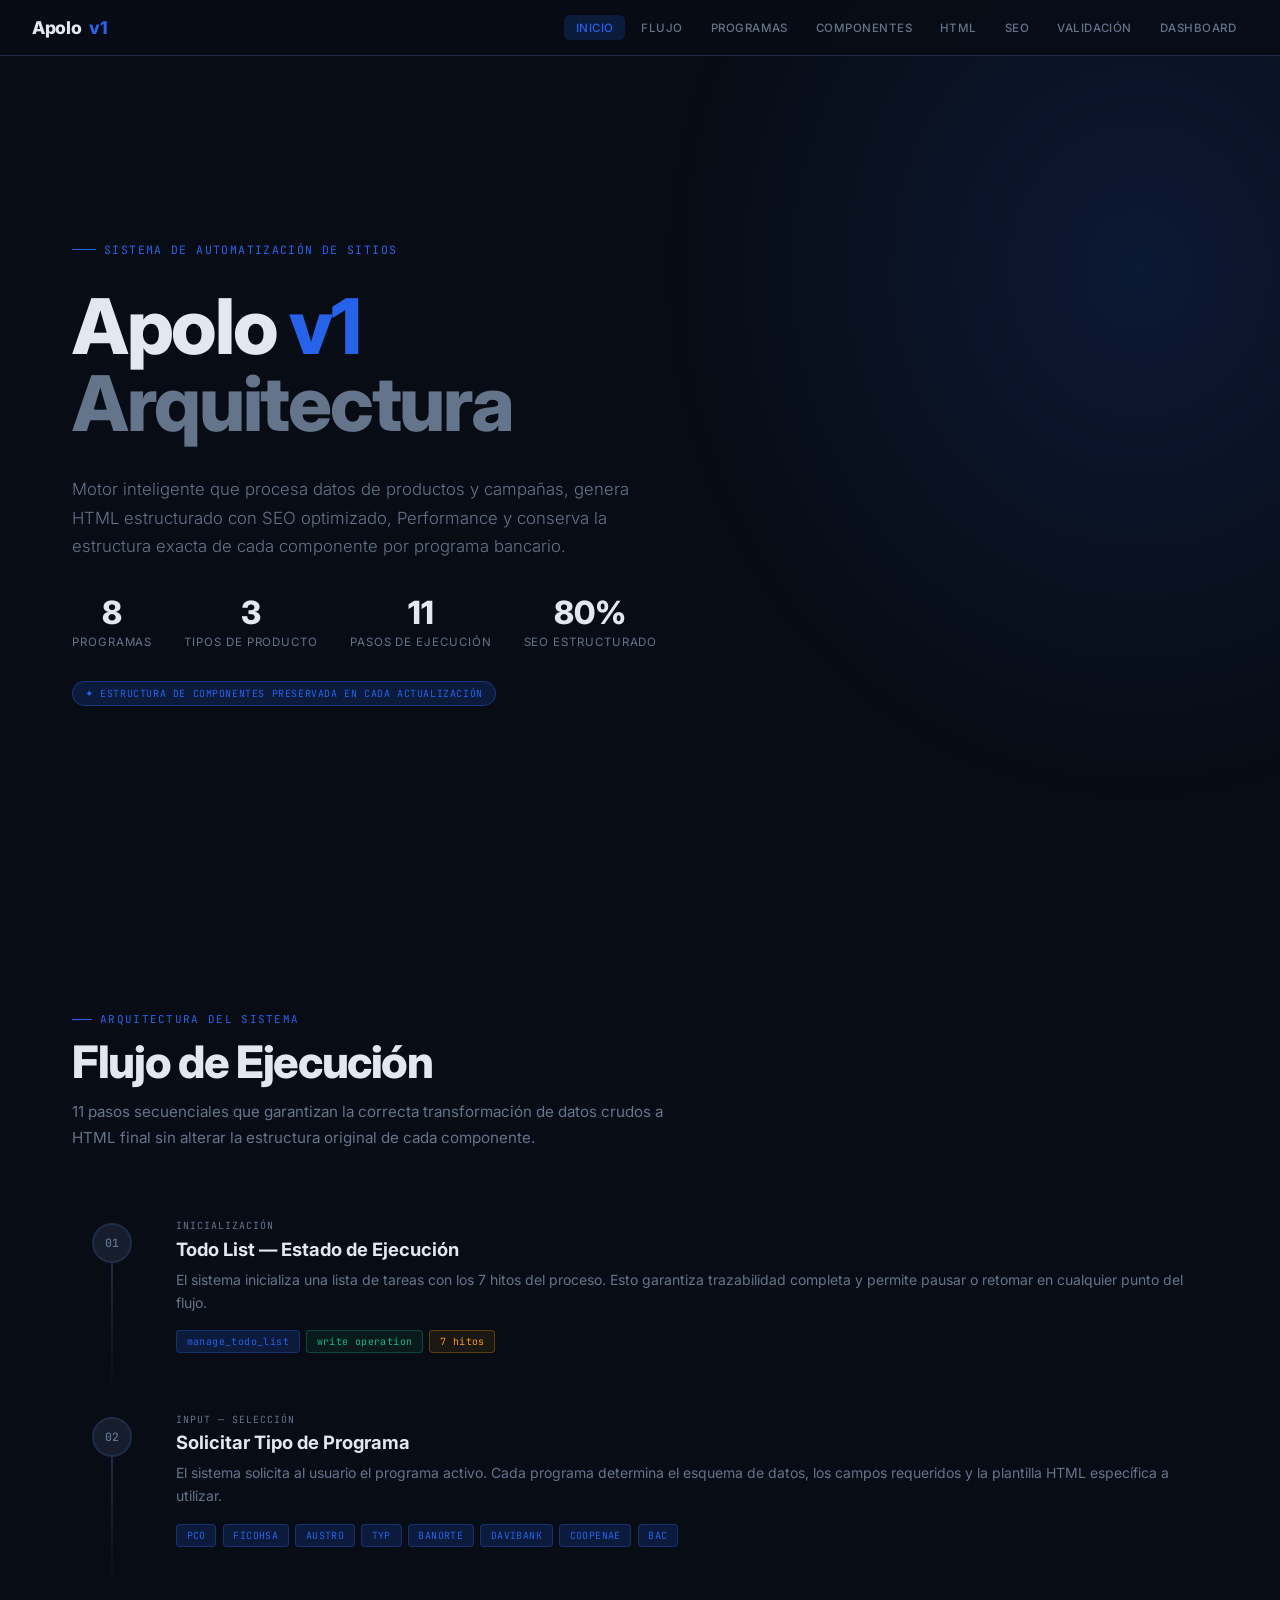
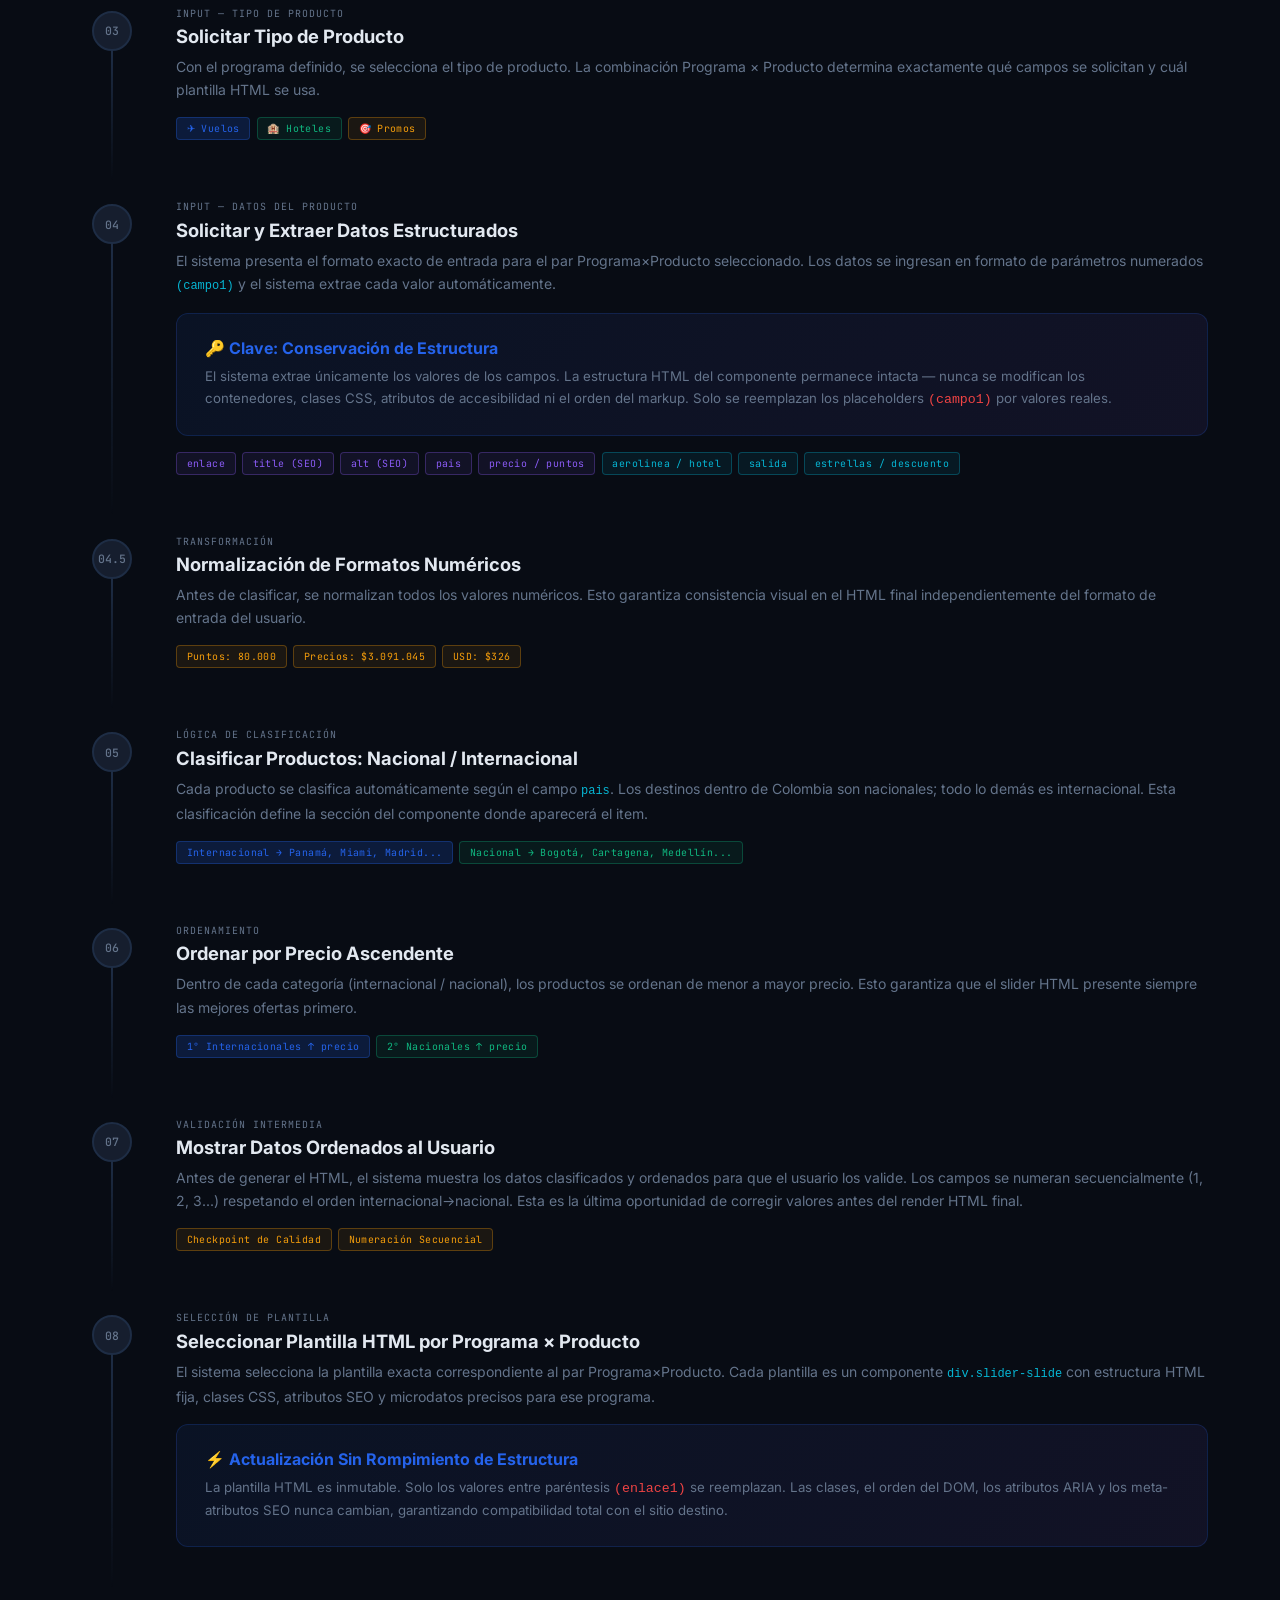
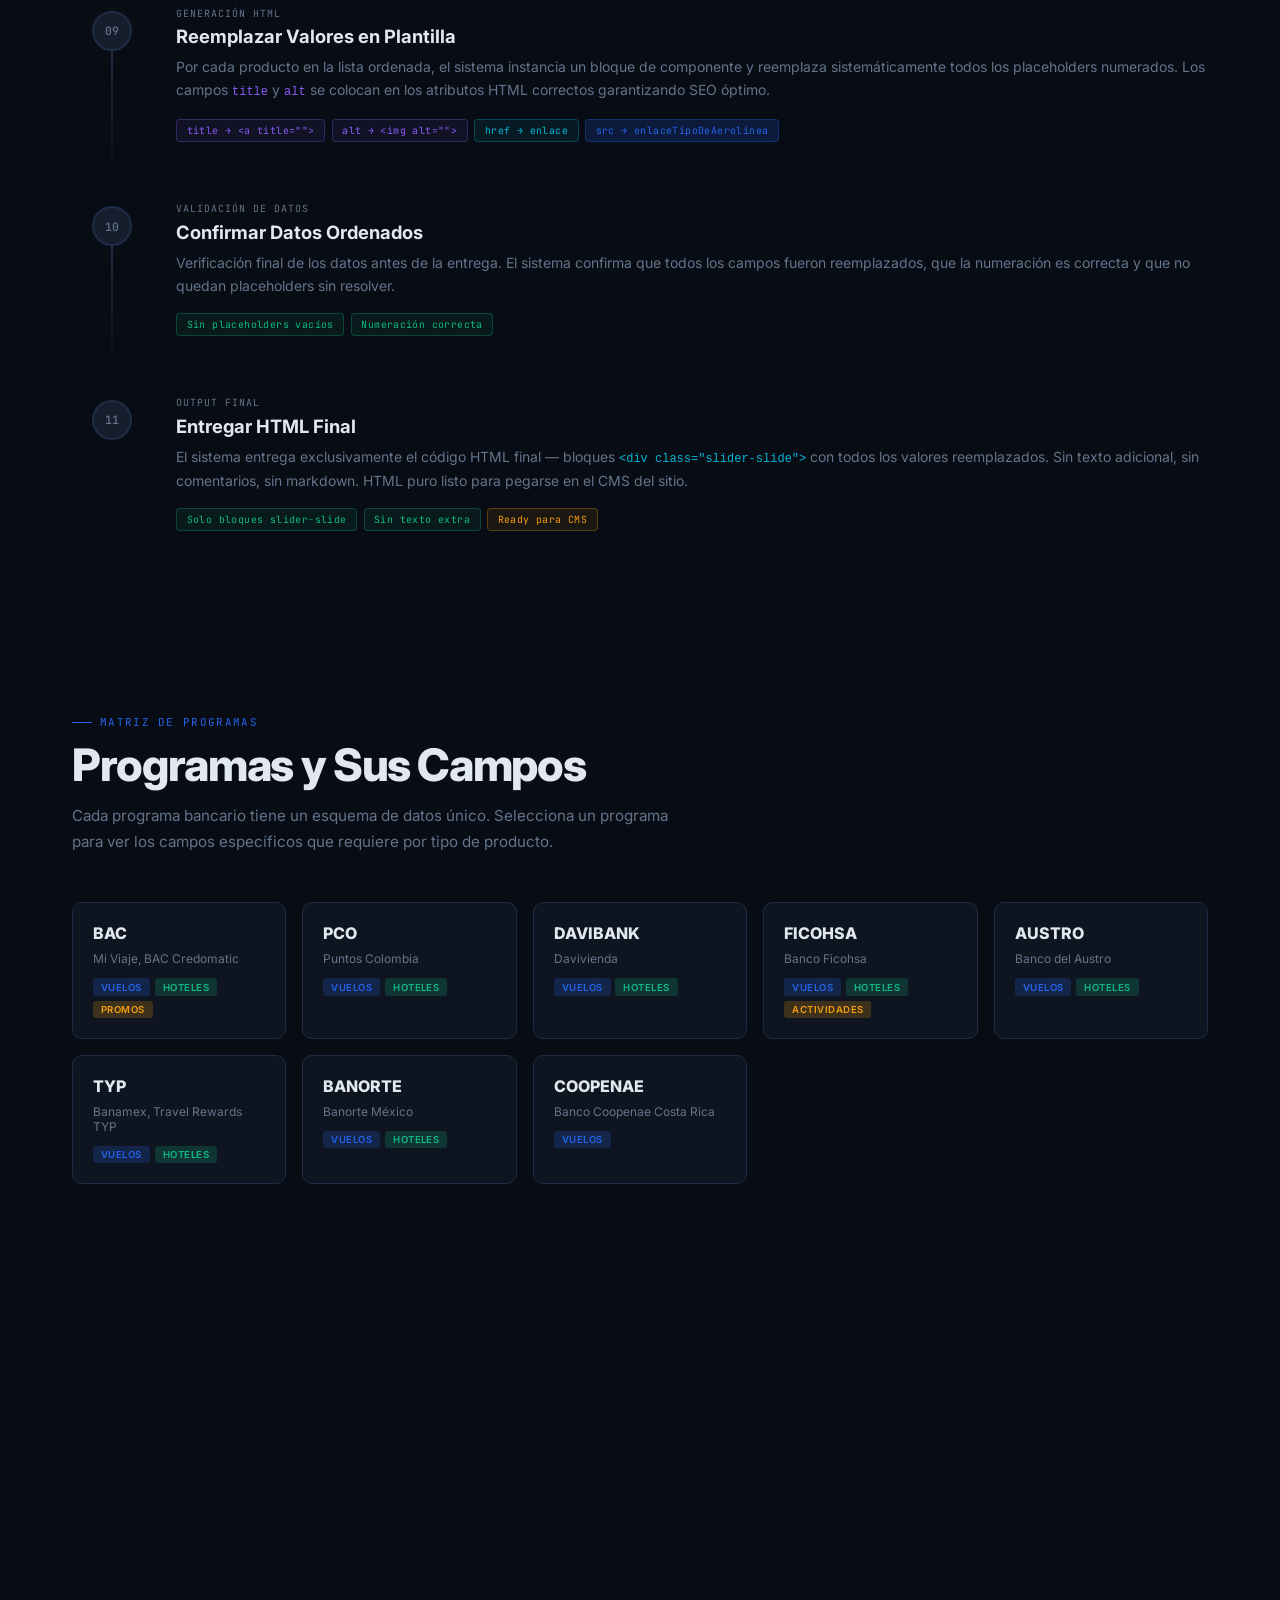
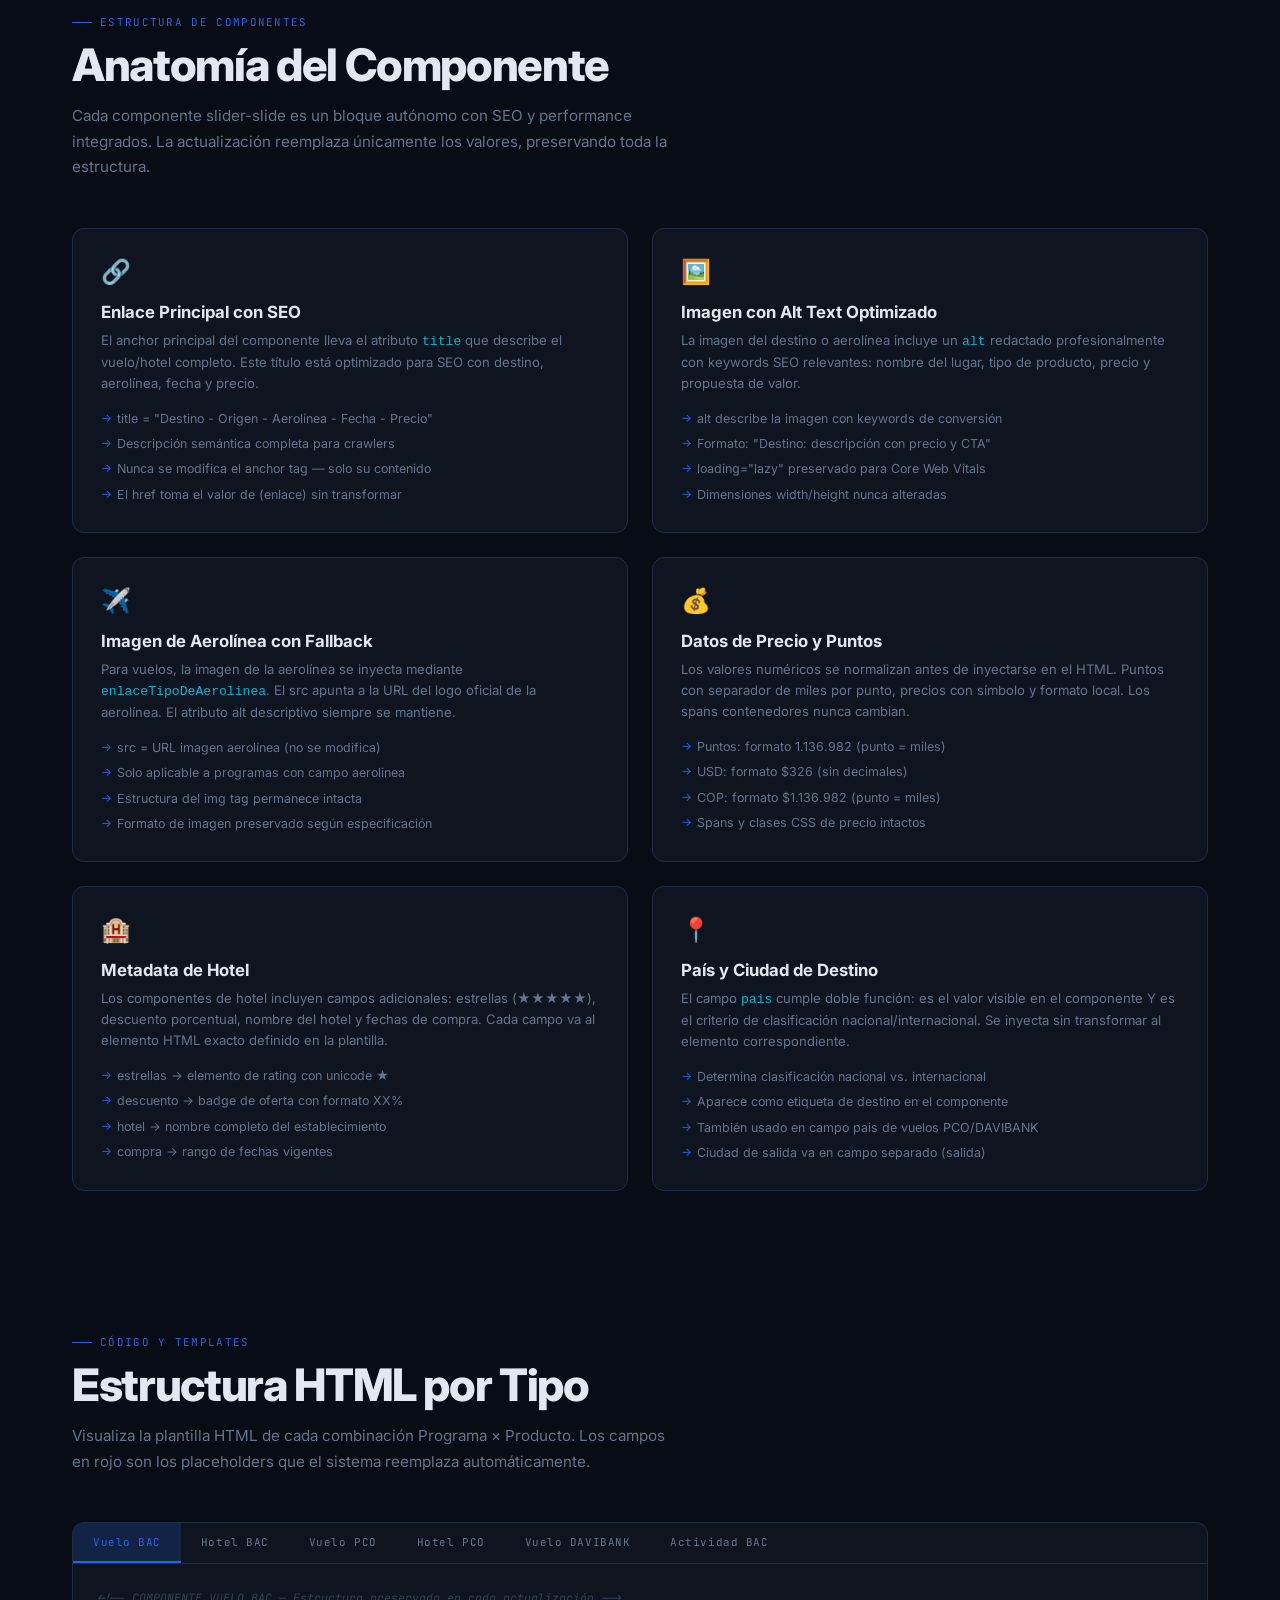
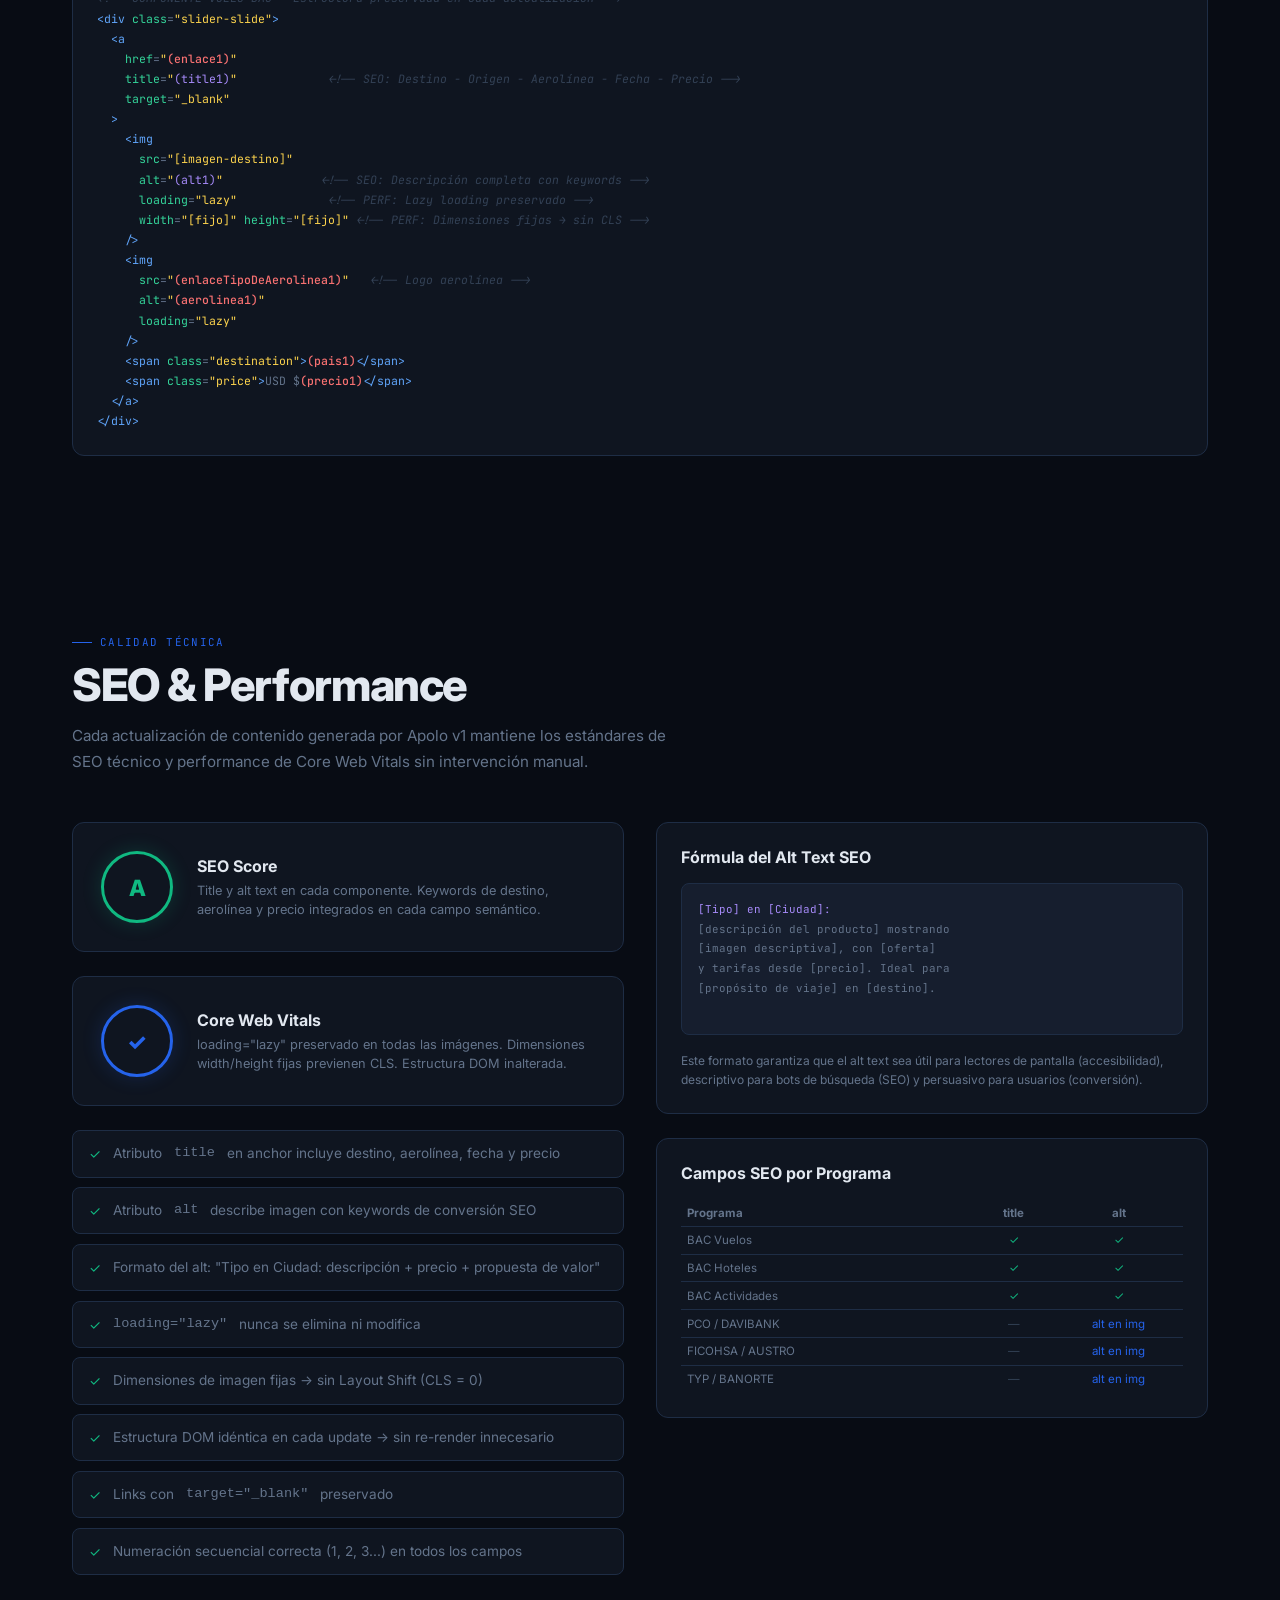
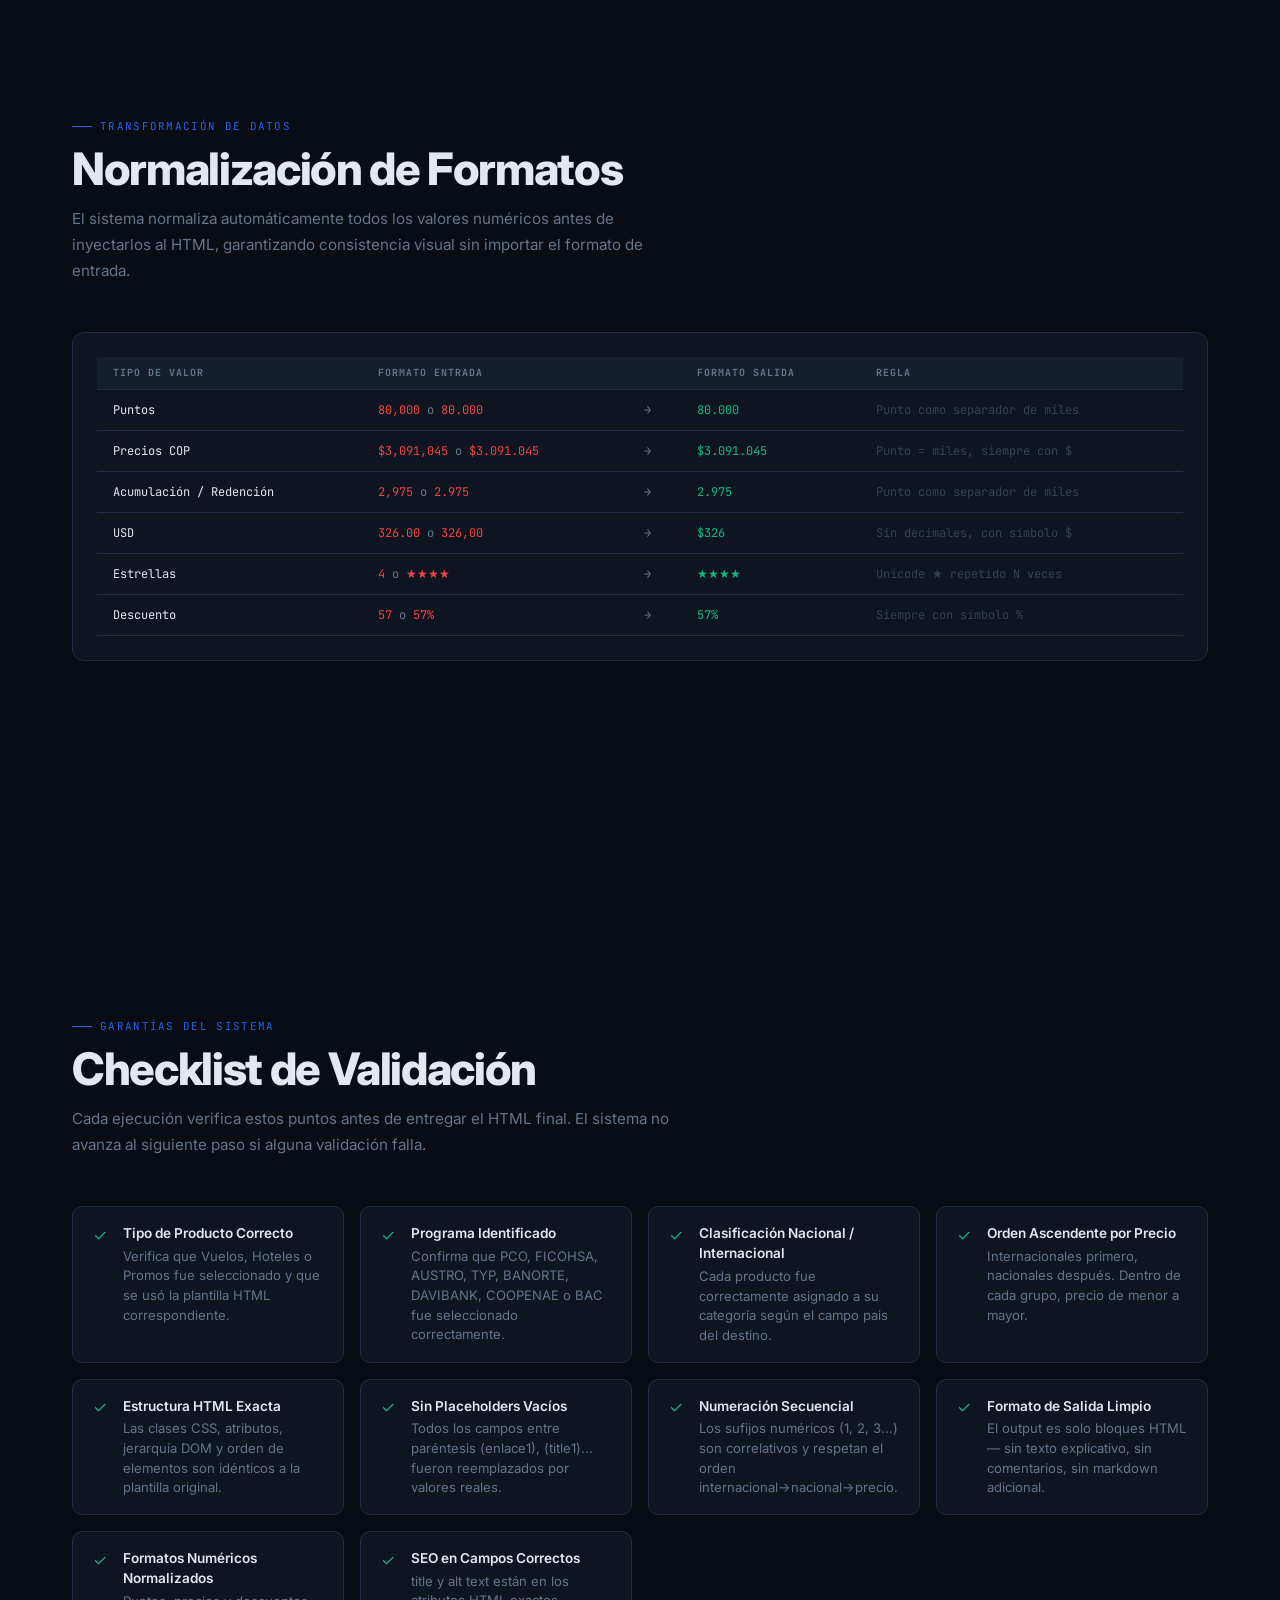
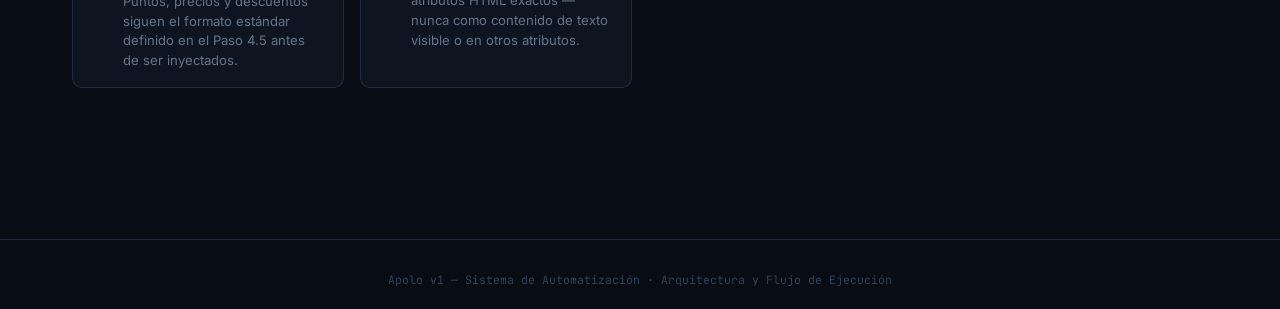
<file: index.html>
<!doctype html>
<html lang="es">
  <head>
    <meta charset="UTF-8" />
    <meta name="viewport" content="width=device-width, initial-scale=1.0" />
    <title>Apolo v1 — Arquitectura del Sistema.</title>
    <style>
      @import url('https://fonts.googleapis.com/css2?family=Inter:wght@300;400;500;600;700&family=JetBrains+Mono:wght@400;500&family=Syne:wght@700;800&display=swap');

      :root {
        --bg: #080c14;
        --surface: #0f1520;
        --surface-2: #161e2e;
        --border: #1e2d45;
        --accent: #2563eb;
        --accent-glow: rgba(37, 99, 235, 0.18);
        --gold: #f59e0b;
        --green: #10b981;
        --red: #ef4444;
        --purple: #8b5cf6;
        --cyan: #06b6d4;
        --text: #e2e8f0;
        --text-muted: #64748b;
        --text-dim: #334155;
      }

      * {
        margin: 0;
        padding: 0;
        box-sizing: border-box;
      }

      html {
        scroll-behavior: smooth;
      }

      body {
        background: var(--bg);
        color: var(--text);
        font-family: 'Inter', sans-serif;
        overflow-x: hidden;
      }

      /* NAV */
      nav {
        position: fixed;
        top: 0;
        left: 0;
        right: 0;
        z-index: 100;
        background: rgba(8, 12, 20, 0.85);
        backdrop-filter: blur(16px);
        border-bottom: 1px solid var(--border);
        padding: 0 2rem;
        height: 56px;
        display: flex;
        align-items: center;
        justify-content: space-between;
      }
      .nav-logo {
        font-family: 'Inter', sans-serif;
        font-size: 1.1rem;
        font-weight: 800;
        letter-spacing: -0.02em;
        color: var(--text);
        display: flex;
        align-items: center;
        gap: 0.5rem;
      }
      .nav-logo span {
        color: var(--accent);
      }
      .nav-links {
        display: flex;
        gap: 0.25rem;
      }
      .nav-links a {
        font-size: 0.72rem;
        font-weight: 500;
        color: var(--text-muted);
        text-decoration: none;
        padding: 0.35rem 0.75rem;
        border-radius: 6px;
        letter-spacing: 0.04em;
        text-transform: uppercase;
        transition: all 0.2s;
      }
      .nav-links a:hover {
        color: var(--text);
        background: var(--surface);
      }
      .nav-links a.active {
        color: var(--accent);
        background: var(--accent-glow);
      }

      /* SECTIONS */
      section {
        min-height: 100vh;
        padding: 7rem 2rem 4rem;
        max-width: 1200px;
        margin: 0 auto;
      }

      /* HERO */
      #hero {
        display: flex;
        flex-direction: column;
        justify-content: center;
        align-items: flex-start;
        gap: 2rem;
        min-height: 100vh;
        position: relative;
      }
      .hero-eyebrow {
        font-family: 'JetBrains Mono', monospace;
        font-size: 0.72rem;
        color: var(--accent);
        letter-spacing: 0.12em;
        text-transform: uppercase;
        display: flex;
        align-items: center;
        gap: 0.5rem;
      }
      .hero-eyebrow::before {
        content: '';
        display: inline-block;
        width: 24px;
        height: 1px;
        background: var(--accent);
      }
      h1 {
        font-family: 'Inter', sans-serif;
        font-size: clamp(2.8rem, 6vw, 5rem);
        font-weight: 800;
        line-height: 1;
        letter-spacing: -0.03em;
      }
      h1 .accent {
        color: var(--accent);
      }
      h1 .dim {
        color: var(--text-muted);
      }
      .hero-sub {
        font-size: 1.05rem;
        color: var(--text-muted);
        max-width: 560px;
        line-height: 1.7;
        font-weight: 300;
      }
      .hero-meta {
        display: flex;
        gap: 2rem;
      }
      .hero-stat {
        display: flex;
        flex-direction: column;
        gap: 0.2rem;
        align-items: center;
      }
      .hero-stat .num {
        font-family: 'Inter', sans-serif;
        font-size: 2rem;
        font-weight: 800;
        color: var(--text);
      }
      .hero-stat .label {
        font-size: 0.72rem;
        color: var(--text-muted);
        text-transform: uppercase;
        letter-spacing: 0.08em;
      }

      .hero-bg {
        position: fixed;
        top: 0;
        right: 0;
        width: 55vw;
        height: 100vh;
        pointer-events: none;
        z-index: 0;
        opacity: 0.15;
        background: radial-gradient(
          ellipse at 80% 30%,
          var(--accent) 0%,
          transparent 60%
        );
      }

      /* SECTION HEADERS */
      .sec-header {
        margin-bottom: 3rem;
      }
      .sec-eyebrow {
        font-family: 'JetBrains Mono', monospace;
        font-size: 0.68rem;
        color: var(--accent);
        letter-spacing: 0.12em;
        text-transform: uppercase;
        margin-bottom: 0.75rem;
        display: flex;
        align-items: center;
        gap: 0.5rem;
      }
      .sec-eyebrow::before {
        content: '';
        display: inline-block;
        width: 20px;
        height: 1px;
        background: var(--accent);
      }
      h2 {
        font-family: 'Inter', sans-serif;
        font-size: clamp(1.8rem, 3.5vw, 2.8rem);
        font-weight: 800;
        letter-spacing: -0.03em;
        line-height: 1.1;
        margin-bottom: 0.75rem;
      }
      .sec-desc {
        color: var(--text-muted);
        font-size: 0.95rem;
        line-height: 1.7;
        max-width: 600px;
      }

      /* CARDS */
      .card {
        background: var(--surface);
        border: 1px solid var(--border);
        border-radius: 12px;
        padding: 1.5rem;
        transition:
          border-color 0.2s,
          box-shadow 0.2s;
      }
      .card:hover {
        border-color: var(--accent);
        box-shadow:
          0 0 0 1px var(--accent-glow),
          0 8px 32px rgba(0, 0, 0, 0.4);
      }

      /* FLOW SECTION */
      #flujo {
        padding-top: 7rem;
      }
      .flow-grid {
        display: grid;
        gap: 0;
        position: relative;
      }

      .flow-step {
        display: grid;
        grid-template-columns: 80px 1fr;
        gap: 0;
        position: relative;
      }
      .flow-step::before {
        content: '';
        position: absolute;
        left: 39px;
        top: 64px;
        bottom: 0;
        width: 2px;
        background: linear-gradient(to bottom, var(--border), transparent);
      }
      .flow-step:last-child::before {
        display: none;
      }

      .step-left {
        display: flex;
        flex-direction: column;
        align-items: center;
        padding-top: 1.5rem;
      }
      .step-num {
        width: 40px;
        height: 40px;
        border-radius: 50%;
        background: var(--surface-2);
        border: 2px solid var(--border);
        display: flex;
        align-items: center;
        justify-content: center;
        font-family: 'JetBrains Mono', monospace;
        font-size: 0.72rem;
        font-weight: 500;
        color: var(--text-muted);
        flex-shrink: 0;
        transition: all 0.2s;
      }
      .flow-step:hover .step-num {
        border-color: var(--accent);
        color: var(--accent);
        background: var(--accent-glow);
      }

      .step-body {
        padding: 1.25rem 0 2.5rem 1.5rem;
      }
      .step-tag {
        font-family: 'JetBrains Mono', monospace;
        font-size: 0.62rem;
        color: var(--text-muted);
        letter-spacing: 0.1em;
        text-transform: uppercase;
        margin-bottom: 0.35rem;
      }
      .step-title {
        font-family: 'Inter', sans-serif;
        font-size: 1.15rem;
        font-weight: 700;
        margin-bottom: 0.5rem;
        color: var(--text);
      }
      .step-desc {
        font-size: 0.875rem;
        color: var(--text-muted);
        line-height: 1.65;
        margin-bottom: 1rem;
      }

      .step-pills {
        display: flex;
        flex-wrap: wrap;
        gap: 0.4rem;
        margin-top: 0.75rem;
      }
      .pill {
        font-family: 'JetBrains Mono', monospace;
        font-size: 0.62rem;
        padding: 0.25rem 0.6rem;
        border-radius: 4px;
        border: 1px solid;
        letter-spacing: 0.04em;
      }
      .pill-blue {
        color: var(--accent);
        border-color: rgba(37, 99, 235, 0.3);
        background: var(--accent-glow);
      }
      .pill-green {
        color: var(--green);
        border-color: rgba(16, 185, 129, 0.3);
        background: rgba(16, 185, 129, 0.08);
      }
      .pill-gold {
        color: var(--gold);
        border-color: rgba(245, 158, 11, 0.3);
        background: rgba(245, 158, 11, 0.08);
      }
      .pill-purple {
        color: var(--purple);
        border-color: rgba(139, 92, 246, 0.3);
        background: rgba(139, 92, 246, 0.08);
      }
      .pill-cyan {
        color: var(--cyan);
        border-color: rgba(6, 182, 212, 0.3);
        background: rgba(6, 182, 212, 0.08);
      }

      /* PROGRAMS MATRIX */
      #programas {
        padding-top: 5rem;
      }
      .matrix {
        display: grid;
        grid-template-columns: repeat(auto-fill, minmax(200px, 1fr));
        gap: 1rem;
      }
      .prog-card {
        background: var(--surface);
        border: 1px solid var(--border);
        border-radius: 10px;
        padding: 1.25rem;
        cursor: pointer;
        transition: all 0.2s;
      }
      .prog-card:hover {
        border-color: var(--accent);
        transform: translateY(-2px);
      }
      .prog-card.active {
        border-color: var(--accent);
        background: var(--accent-glow);
      }
      .prog-name {
        font-family: 'Inter', sans-serif;
        font-size: 1rem;
        font-weight: 800;
        margin-bottom: 0.5rem;
      }
      .prog-types {
        display: flex;
        flex-wrap: wrap;
        gap: 0.3rem;
        margin-top: 0.75rem;
      }
      .type-dot {
        font-size: 0.6rem;
        padding: 0.2rem 0.5rem;
        border-radius: 3px;
        font-weight: 600;
        letter-spacing: 0.05em;
      }
      .dot-v {
        background: rgba(37, 99, 235, 0.2);
        color: var(--accent);
      }
      .dot-h {
        background: rgba(16, 185, 129, 0.2);
        color: var(--green);
      }
      .dot-p {
        background: rgba(245, 158, 11, 0.2);
        color: var(--gold);
      }

      .prog-detail {
        margin-top: 2rem;
        background: var(--surface);
        border: 1px solid var(--border);
        border-radius: 12px;
        padding: 2rem;
        display: none;
      }
      .prog-detail.visible {
        display: block;
      }
      .prog-detail h3 {
        font-family: 'Inter', sans-serif;
        font-size: 1.3rem;
        font-weight: 800;
        margin-bottom: 1.5rem;
      }

      .fields-grid {
        display: grid;
        grid-template-columns: repeat(auto-fill, minmax(280px, 1fr));
        gap: 1rem;
      }
      .field-group {
        background: var(--surface-2);
        border: 1px solid var(--border);
        border-radius: 8px;
        padding: 1rem;
      }
      .field-group h4 {
        font-family: 'JetBrains Mono', monospace;
        font-size: 0.7rem;
        color: var(--accent);
        letter-spacing: 0.1em;
        text-transform: uppercase;
        margin-bottom: 0.75rem;
      }
      .field-list {
        list-style: none;
        display: flex;
        flex-direction: column;
        gap: 0.35rem;
      }
      .field-list li {
        font-family: 'JetBrains Mono', monospace;
        font-size: 0.72rem;
        color: var(--text-muted);
        display: flex;
        align-items: baseline;
        gap: 0.4rem;
      }
      .field-list li code {
        color: var(--cyan);
        font-size: 0.68rem;
      }
      .field-list li .f-desc {
        color: var(--text-dim);
        font-size: 0.65rem;
      }

      /* COMPONENTS / SEO */
      #componentes {
        padding-top: 5rem;
      }
      .comp-grid {
        display: grid;
        grid-template-columns: 1fr 1fr;
        gap: 1.5rem;
      }
      @media (max-width: 768px) {
        .comp-grid {
          grid-template-columns: 1fr;
        }
      }

      .comp-card {
        background: var(--surface);
        border: 1px solid var(--border);
        border-radius: 12px;
        padding: 1.75rem;
        transition: all 0.25s;
      }
      .comp-card:hover {
        border-color: var(--accent);
      }
      .comp-icon {
        font-size: 1.5rem;
        margin-bottom: 1rem;
      }
      .comp-title {
        font-family: 'Inter', sans-serif;
        font-size: 1.05rem;
        font-weight: 700;
        margin-bottom: 0.5rem;
      }
      .comp-desc {
        font-size: 0.82rem;
        color: var(--text-muted);
        line-height: 1.6;
        margin-bottom: 1rem;
      }
      .comp-attrs {
        list-style: none;
        display: flex;
        flex-direction: column;
        gap: 0.4rem;
      }
      .comp-attrs li {
        font-size: 0.78rem;
        color: var(--text-muted);
        padding-left: 1rem;
        position: relative;
        line-height: 1.5;
      }
      .comp-attrs li::before {
        content: '→';
        position: absolute;
        left: 0;
        color: var(--accent);
        font-size: 0.72rem;
      }

      /* HTML ANATOMY */
      #estructura {
        padding-top: 5rem;
      }
      .html-viewer {
        background: var(--surface);
        border: 1px solid var(--border);
        border-radius: 12px;
        overflow: hidden;
      }
      .html-tabs {
        display: flex;
        border-bottom: 1px solid var(--border);
        overflow-x: auto;
      }
      .html-tab {
        padding: 0.75rem 1.25rem;
        font-family: 'JetBrains Mono', monospace;
        font-size: 0.68rem;
        color: var(--text-muted);
        border: none;
        background: none;
        cursor: pointer;
        white-space: nowrap;
        letter-spacing: 0.05em;
        border-bottom: 2px solid transparent;
        transition: all 0.15s;
      }
      .html-tab:hover {
        color: var(--text);
      }
      .html-tab.active {
        color: var(--accent);
        border-bottom-color: var(--accent);
        background: var(--accent-glow);
      }

      .html-panel {
        display: none;
        padding: 1.5rem;
      }
      .html-panel.active {
        display: block;
      }
      pre {
        font-family: 'JetBrains Mono', monospace;
        font-size: 0.72rem;
        line-height: 1.75;
        color: var(--text-muted);
        overflow-x: auto;
        white-space: pre;
      }
      .hl-tag {
        color: #60a5fa;
      }
      .hl-attr {
        color: #34d399;
      }
      .hl-val {
        color: #fcd34d;
      }
      .hl-placeholder {
        color: #f87171;
        font-weight: 500;
      }
      .hl-comment {
        color: var(--text-dim);
        font-style: italic;
      }
      .hl-seo {
        color: #a78bfa;
      }

      /* SEO & PERFORMANCE */
      #seo {
        padding-top: 5rem;
      }
      .seo-grid {
        display: grid;
        grid-template-columns: 1fr 1fr;
        gap: 2rem;
      }
      @media (max-width: 768px) {
        .seo-grid {
          grid-template-columns: 1fr;
        }
      }

      .perf-score {
        display: flex;
        align-items: center;
        gap: 1.5rem;
        background: var(--surface);
        border: 1px solid var(--border);
        border-radius: 12px;
        padding: 1.75rem;
        margin-bottom: 1.5rem;
      }
      .score-ring {
        width: 72px;
        height: 72px;
        flex-shrink: 0;
        border-radius: 50%;
        display: flex;
        align-items: center;
        justify-content: center;
        font-family: 'Inter', sans-serif;
        font-size: 1.4rem;
        font-weight: 800;
        position: relative;
      }
      .score-ring::before {
        content: '';
        position: absolute;
        inset: 0;
        border-radius: 50%;
        border: 3px solid var(--border);
      }
      .ring-green {
        color: var(--green);
        box-shadow: 0 0 20px rgba(16, 185, 129, 0.2);
      }
      .ring-green::before {
        border-color: var(--green);
      }
      .ring-blue {
        color: var(--accent);
        box-shadow: 0 0 20px rgba(37, 99, 235, 0.2);
      }
      .ring-blue::before {
        border-color: var(--accent);
      }

      .score-info h4 {
        font-family: 'Inter', sans-serif;
        font-size: 1rem;
        font-weight: 700;
        margin-bottom: 0.3rem;
      }
      .score-info p {
        font-size: 0.8rem;
        color: var(--text-muted);
        line-height: 1.5;
      }

      .seo-checklist {
        list-style: none;
        display: flex;
        flex-direction: column;
        gap: 0.6rem;
      }
      .seo-checklist li {
        display: flex;
        align-items: flex-start;
        gap: 0.75rem;
        font-size: 0.85rem;
        color: var(--text-muted);
        padding: 0.75rem 1rem;
        background: var(--surface);
        border: 1px solid var(--border);
        border-radius: 8px;
        line-height: 1.5;
      }
      .check {
        font-size: 0.85rem;
        flex-shrink: 0;
        margin-top: 0.05rem;
      }
      .check.ok {
        color: var(--green);
      }
      .check.info {
        color: var(--accent);
      }

      /* NORMALIZATION */
      #normalizacion {
        padding-top: 5rem;
      }
      .norm-table {
        width: 100%;
        border-collapse: collapse;
        font-family: 'JetBrains Mono', monospace;
        font-size: 0.75rem;
      }
      .norm-table th {
        text-align: left;
        padding: 0.6rem 1rem;
        background: var(--surface-2);
        color: var(--text-muted);
        font-size: 0.62rem;
        text-transform: uppercase;
        letter-spacing: 0.1em;
        border-bottom: 1px solid var(--border);
      }
      .norm-table td {
        padding: 0.75rem 1rem;
        border-bottom: 1px solid var(--border);
        color: var(--text-muted);
        vertical-align: top;
      }
      .norm-table tr:hover td {
        background: var(--surface);
      }
      .from {
        color: var(--red);
      }
      .to {
        color: var(--green);
      }
      .arrow {
        color: var(--text-dim);
      }

      /* VALIDATION */
      #validacion {
        padding-top: 5rem;
      }
      .val-grid {
        display: grid;
        grid-template-columns: repeat(auto-fill, minmax(260px, 1fr));
        gap: 1rem;
      }
      .val-item {
        display: flex;
        gap: 1rem;
        align-items: flex-start;
        background: var(--surface);
        border: 1px solid var(--border);
        border-radius: 10px;
        padding: 1rem 1.25rem;
      }
      .val-check {
        color: var(--green);
        font-size: 1rem;
        flex-shrink: 0;
        margin-top: 0.1rem;
      }
      .val-text {
        font-size: 0.82rem;
        color: var(--text-muted);
        line-height: 1.5;
      }
      .val-text strong {
        color: var(--text);
        font-weight: 600;
        display: block;
        margin-bottom: 0.2rem;
        font-size: 0.85rem;
      }

      /* FOOTER */
      footer {
        border-top: 1px solid var(--border);
        padding: 2rem;
        text-align: center;
        font-size: 0.72rem;
        color: var(--text-dim);
        font-family: 'JetBrains Mono', monospace;
      }

      /* ANIMATIONS */
      @keyframes fadeUp {
        from {
          opacity: 0;
          transform: translateY(20px);
        }
        to {
          opacity: 1;
          transform: translateY(0);
        }
      }
      .fade-up {
        animation: fadeUp 0.5s ease forwards;
      }

      /* BADGE */
      .badge {
        display: inline-flex;
        align-items: center;
        gap: 0.4rem;
        font-family: 'JetBrains Mono', monospace;
        font-size: 0.62rem;
        padding: 0.3rem 0.75rem;
        border-radius: 100px;
        border: 1px solid;
        letter-spacing: 0.06em;
        text-transform: uppercase;
      }
      .badge-blue {
        color: var(--accent);
        border-color: rgba(37, 99, 235, 0.4);
        background: var(--accent-glow);
      }

      /* CONNECTOR LINES in flow */
      .connector {
        display: flex;
        align-items: center;
        gap: 0.5rem;
        margin: 0.75rem 0;
        font-family: 'JetBrains Mono', monospace;
        font-size: 0.68rem;
        color: var(--text-dim);
      }
      .connector::before,
      .connector::after {
        content: '';
        flex: 1;
        height: 1px;
        background: var(--border);
      }

      /* HIGHLIGHT BOX */
      .highlight-box {
        background: linear-gradient(
          135deg,
          rgba(37, 99, 235, 0.08),
          rgba(139, 92, 246, 0.08)
        );
        border: 1px solid rgba(37, 99, 235, 0.2);
        border-radius: 12px;
        padding: 1.5rem 1.75rem;
        margin-top: 1.5rem;
      }
      .highlight-box h4 {
        font-family: 'Inter', sans-serif;
        font-size: 1rem;
        font-weight: 700;
        color: var(--accent);
        margin-bottom: 0.5rem;
      }
      .highlight-box p {
        font-size: 0.83rem;
        color: var(--text-muted);
        line-height: 1.65;
      }
    </style>
  </head>
  <body>
    <div class="hero-bg"></div>

    <nav>
      <div class="nav-logo">Apolo <span>v1</span></div>
      <div class="nav-links">
        <a href="#hero" class="active">Inicio</a>
        <a href="#flujo">Flujo</a>
        <a href="#programas">Programas</a>
        <a href="#componentes">Componentes</a>
        <a href="#estructura">HTML</a>
        <a href="#seo">SEO</a>
        <a href="#validacion">Validación</a>
        <a href="./apolo-dashboard-v1.5.html">Dashboard</a>
      </div>
    </nav>

    <!-- HERO -->
    <section id="hero">
      <div class="hero-eyebrow">
        Sistema de Automatización de Sitios
      </div>
      <h1>
        Apolo <span class="accent">v1</span><br />
        <span class="dim">Arquitectura</span>
      </h1>
      <p class="hero-sub">
        Motor inteligente que procesa datos de productos y campañas, genera HTML
        estructurado con SEO optimizado, Performance y conserva la estructura
        exacta de cada componente por programa bancario.
      </p>
      <div class="hero-meta">
        <div class="hero-stat">
          <span class="num">8</span>
          <span class="label">Programas</span>
        </div>
        <div class="hero-stat">
          <span class="num">3</span>
          <span class="label">Tipos de Producto</span>
        </div>
        <div class="hero-stat">
          <span class="num">11</span>
          <span class="label">Pasos de Ejecución</span>
        </div>
        <div class="hero-stat">
          <span class="num">80%</span>
          <span class="label">SEO Estructurado</span>
        </div>
      </div>
      <div class="badge badge-blue">
        ✦ Estructura de Componentes Preservada en Cada Actualización
      </div>
    </section>

    <!-- FLUJO -->
    <section id="flujo">
      <div class="sec-header">
        <div class="sec-eyebrow">Arquitectura del Sistema</div>
        <h2>Flujo de Ejecución</h2>
        <p class="sec-desc">
          11 pasos secuenciales que garantizan la correcta transformación de
          datos crudos a HTML final sin alterar la estructura original de cada
          componente.
        </p>
      </div>

      <div class="flow-grid">
        <div class="flow-step">
          <div class="step-left"><div class="step-num">01</div></div>
          <div class="step-body">
            <div class="step-tag">Inicialización</div>
            <div class="step-title">Todo List — Estado de Ejecución</div>
            <div class="step-desc">
              El sistema inicializa una lista de tareas con los 7 hitos del
              proceso. Esto garantiza trazabilidad completa y permite pausar o
              retomar en cualquier punto del flujo.
            </div>
            <div class="step-pills">
              <span class="pill pill-blue">manage_todo_list</span>
              <span class="pill pill-green">write operation</span>
              <span class="pill pill-gold">7 hitos</span>
            </div>
          </div>
        </div>

        <div class="flow-step">
          <div class="step-left"><div class="step-num">02</div></div>
          <div class="step-body">
            <div class="step-tag">Input — Selección</div>
            <div class="step-title">Solicitar Tipo de Programa</div>
            <div class="step-desc">
              El sistema solicita al usuario el programa activo. Cada programa
              determina el esquema de datos, los campos requeridos y la
              plantilla HTML específica a utilizar.
            </div>
            <div class="step-pills">
              <span class="pill pill-blue">PCO</span>
              <span class="pill pill-blue">FICOHSA</span>
              <span class="pill pill-blue">AUSTRO</span>
              <span class="pill pill-blue">TYP</span>
              <span class="pill pill-blue">BANORTE</span>
              <span class="pill pill-blue">DAVIBANK</span>
              <span class="pill pill-blue">COOPENAE</span>
              <span class="pill pill-blue">BAC</span>
            </div>
          </div>
        </div>

        <div class="flow-step">
          <div class="step-left"><div class="step-num">03</div></div>
          <div class="step-body">
            <div class="step-tag">Input — Tipo de Producto</div>
            <div class="step-title">Solicitar Tipo de Producto</div>
            <div class="step-desc">
              Con el programa definido, se selecciona el tipo de producto. La
              combinación Programa × Producto determina exactamente qué campos
              se solicitan y cuál plantilla HTML se usa.
            </div>
            <div class="step-pills">
              <span class="pill pill-blue">✈ Vuelos</span>
              <span class="pill pill-green">🏨 Hoteles</span>
              <span class="pill pill-gold">🎯 Promos</span>
            </div>
          </div>
        </div>

        <div class="flow-step">
          <div class="step-left"><div class="step-num">04</div></div>
          <div class="step-body">
            <div class="step-tag">Input — Datos del Producto</div>
            <div class="step-title">
              Solicitar y Extraer Datos Estructurados
            </div>
            <div class="step-desc">
              El sistema presenta el formato exacto de entrada para el par
              Programa×Producto seleccionado. Los datos se ingresan en formato
              de parámetros numerados
              <code style="color: var(--cyan); font-size: 0.75rem"
                >(campo1)</code
              >
              y el sistema extrae cada valor automáticamente.
            </div>

            <div class="highlight-box" style="margin-top: 1rem">
              <h4>🔑 Clave: Conservación de Estructura</h4>
              <p>
                El sistema extrae únicamente los valores de los campos. La
                estructura HTML del componente permanece intacta — nunca se
                modifican los contenedores, clases CSS, atributos de
                accesibilidad ni el orden del markup. Solo se reemplazan los
                placeholders <code style="color: var(--red)">(campo1)</code> por
                valores reales.
              </p>
            </div>

            <div class="step-pills" style="margin-top: 1rem">
              <span class="pill pill-purple">enlace</span>
              <span class="pill pill-purple">title (SEO)</span>
              <span class="pill pill-purple">alt (SEO)</span>
              <span class="pill pill-purple">pais</span>
              <span class="pill pill-purple">precio / puntos</span>
              <span class="pill pill-cyan">aerolinea / hotel</span>
              <span class="pill pill-cyan">salida</span>
              <span class="pill pill-cyan">estrellas / descuento</span>
            </div>
          </div>
        </div>

        <div class="flow-step">
          <div class="step-left"><div class="step-num">04.5</div></div>
          <div class="step-body">
            <div class="step-tag">Transformación</div>
            <div class="step-title">Normalización de Formatos Numéricos</div>
            <div class="step-desc">
              Antes de clasificar, se normalizan todos los valores numéricos.
              Esto garantiza consistencia visual en el HTML final
              independientemente del formato de entrada del usuario.
            </div>
            <div class="step-pills">
              <span class="pill pill-gold">Puntos: 80.000</span>
              <span class="pill pill-gold">Precios: $3.091.045</span>
              <span class="pill pill-gold">USD: $326</span>
            </div>
          </div>
        </div>

        <div class="flow-step">
          <div class="step-left"><div class="step-num">05</div></div>
          <div class="step-body">
            <div class="step-tag">Lógica de Clasificación</div>
            <div class="step-title">
              Clasificar Productos: Nacional / Internacional
            </div>
            <div class="step-desc">
              Cada producto se clasifica automáticamente según el campo
              <code style="color: var(--cyan); font-size: 0.75rem">pais</code>.
              Los destinos dentro de Colombia son nacionales; todo lo demás es
              internacional. Esta clasificación define la sección del componente
              donde aparecerá el item.
            </div>
            <div class="step-pills">
              <span class="pill pill-blue"
                >Internacional → Panamá, Miami, Madrid...</span
              >
              <span class="pill pill-green"
                >Nacional → Bogotá, Cartagena, Medellín...</span
              >
            </div>
          </div>
        </div>

        <div class="flow-step">
          <div class="step-left"><div class="step-num">06</div></div>
          <div class="step-body">
            <div class="step-tag">Ordenamiento</div>
            <div class="step-title">Ordenar por Precio Ascendente</div>
            <div class="step-desc">
              Dentro de cada categoría (internacional / nacional), los productos
              se ordenan de menor a mayor precio. Esto garantiza que el slider
              HTML presente siempre las mejores ofertas primero.
            </div>
            <div class="step-pills">
              <span class="pill pill-blue">1° Internacionales ↑ precio</span>
              <span class="pill pill-green">2° Nacionales ↑ precio</span>
            </div>
          </div>
        </div>

        <div class="flow-step">
          <div class="step-left"><div class="step-num">07</div></div>
          <div class="step-body">
            <div class="step-tag">Validación Intermedia</div>
            <div class="step-title">Mostrar Datos Ordenados al Usuario</div>
            <div class="step-desc">
              Antes de generar el HTML, el sistema muestra los datos
              clasificados y ordenados para que el usuario los valide. Los
              campos se numeran secuencialmente (1, 2, 3...) respetando el orden
              internacional→nacional. Esta es la última oportunidad de corregir
              valores antes del render HTML final.
            </div>
            <div class="step-pills">
              <span class="pill pill-gold">Checkpoint de Calidad</span>
              <span class="pill pill-gold">Numeración Secuencial</span>
            </div>
          </div>
        </div>

        <div class="flow-step">
          <div class="step-left"><div class="step-num">08</div></div>
          <div class="step-body">
            <div class="step-tag">Selección de Plantilla</div>
            <div class="step-title">
              Seleccionar Plantilla HTML por Programa × Producto
            </div>
            <div class="step-desc">
              El sistema selecciona la plantilla exacta correspondiente al par
              Programa×Producto. Cada plantilla es un componente
              <code style="color: var(--cyan); font-size: 0.75rem"
                >div.slider-slide</code
              >
              con estructura HTML fija, clases CSS, atributos SEO y microdatos
              precisos para ese programa.
            </div>

            <div class="highlight-box" style="margin-top: 1rem">
              <h4>⚡ Actualización Sin Rompimiento de Estructura</h4>
              <p>
                La plantilla HTML es inmutable. Solo los valores entre
                paréntesis <code style="color: var(--red)">(enlace1)</code> se
                reemplazan. Las clases, el orden del DOM, los atributos ARIA y
                los meta-atributos SEO nunca cambian, garantizando
                compatibilidad total con el sitio destino.
              </p>
            </div>
          </div>
        </div>

        <div class="flow-step">
          <div class="step-left"><div class="step-num">09</div></div>
          <div class="step-body">
            <div class="step-tag">Generación HTML</div>
            <div class="step-title">Reemplazar Valores en Plantilla</div>
            <div class="step-desc">
              Por cada producto en la lista ordenada, el sistema instancia un
              bloque de componente y reemplaza sistemáticamente todos los
              placeholders numerados. Los campos
              <code style="color: var(--purple); font-size: 0.75rem"
                >title</code
              >
              y
              <code style="color: var(--purple); font-size: 0.75rem">alt</code>
              se colocan en los atributos HTML correctos garantizando SEO
              óptimo.
            </div>
            <div class="step-pills">
              <span class="pill pill-purple">title → &lt;a title=""&gt;</span>
              <span class="pill pill-purple">alt → &lt;img alt=""&gt;</span>
              <span class="pill pill-cyan">href → enlace</span>
              <span class="pill pill-blue">src → enlaceTipoDeAerolinea</span>
            </div>
          </div>
        </div>

        <div class="flow-step">
          <div class="step-left"><div class="step-num">10</div></div>
          <div class="step-body">
            <div class="step-tag">Validación de Datos</div>
            <div class="step-title">Confirmar Datos Ordenados</div>
            <div class="step-desc">
              Verificación final de los datos antes de la entrega. El sistema
              confirma que todos los campos fueron reemplazados, que la
              numeración es correcta y que no quedan placeholders sin resolver.
            </div>
            <div class="step-pills">
              <span class="pill pill-green">Sin placeholders vacíos</span>
              <span class="pill pill-green">Numeración correcta</span>
            </div>
          </div>
        </div>

        <div class="flow-step">
          <div class="step-left"><div class="step-num">11</div></div>
          <div class="step-body">
            <div class="step-tag">Output Final</div>
            <div class="step-title">Entregar HTML Final</div>
            <div class="step-desc">
              El sistema entrega exclusivamente el código HTML final — bloques
              <code style="color: var(--cyan); font-size: 0.75rem"
                >&lt;div class="slider-slide"&gt;</code
              >
              con todos los valores reemplazados. Sin texto adicional, sin
              comentarios, sin markdown. HTML puro listo para pegarse en el CMS
              del sitio.
            </div>
            <div class="step-pills">
              <span class="pill pill-green">Solo bloques slider-slide</span>
              <span class="pill pill-green">Sin texto extra</span>
              <span class="pill pill-gold">Ready para CMS</span>
            </div>
          </div>
        </div>
      </div>
    </section>

    <!-- PROGRAMAS -->
    <section id="programas">
      <div class="sec-header">
        <div class="sec-eyebrow">Matriz de Programas</div>
        <h2>Programas y Sus Campos</h2>
        <p class="sec-desc">
          Cada programa bancario tiene un esquema de datos único. Selecciona un
          programa para ver los campos específicos que requiere por tipo de
          producto.
        </p>
      </div>

      <div class="matrix">
        <div class="prog-card" onclick="showProg('bac')">
          <div class="prog-name">BAC</div>
          <div style="font-size: 0.75rem; color: var(--text-muted)">
            Mi Viaje, BAC Credomatic
          </div>
          <div class="prog-types">
            <span class="type-dot dot-v">VUELOS</span>
            <span class="type-dot dot-h">HOTELES</span>
            <span class="type-dot dot-p">PROMOS</span>
          </div>
        </div>
        <div class="prog-card" onclick="showProg('pco')">
          <div class="prog-name">PCO</div>
          <div style="font-size: 0.75rem; color: var(--text-muted)">
            Puntos Colombia
          </div>
          <div class="prog-types">
            <span class="type-dot dot-v">VUELOS</span>
            <span class="type-dot dot-h">HOTELES</span>
          </div>
        </div>
        <div class="prog-card" onclick="showProg('davibank')">
          <div class="prog-name">DAVIBANK</div>
          <div style="font-size: 0.75rem; color: var(--text-muted)">
            Davivienda
          </div>
          <div class="prog-types">
            <span class="type-dot dot-v">VUELOS</span>
            <span class="type-dot dot-h">HOTELES</span>
          </div>
        </div>
        <div class="prog-card" onclick="showProg('ficohsa')">
          <div class="prog-name">FICOHSA</div>
          <div style="font-size: 0.75rem; color: var(--text-muted)">
            Banco Ficohsa
          </div>
          <div class="prog-types">
            <span class="type-dot dot-v">VUELOS</span>
            <span class="type-dot dot-h">HOTELES</span>
            <span class="type-dot dot-p">ACTIVIDADES</span>
          </div>
        </div>
        <div class="prog-card" onclick="showProg('austro')">
          <div class="prog-name">AUSTRO</div>
          <div style="font-size: 0.75rem; color: var(--text-muted)">
            Banco del Austro
          </div>
          <div class="prog-types">
            <span class="type-dot dot-v">VUELOS</span>
            <span class="type-dot dot-h">HOTELES</span>
          </div>
        </div>
        <div class="prog-card" onclick="showProg('typ')">
          <div class="prog-name">TYP</div>
          <div style="font-size: 0.75rem; color: var(--text-muted)">
            Banamex, Travel Rewards TYP
          </div>
          <div class="prog-types">
            <span class="type-dot dot-v">VUELOS</span>
            <span class="type-dot dot-h">HOTELES</span>
          </div>
        </div>
        <div class="prog-card" onclick="showProg('banorte')">
          <div class="prog-name">BANORTE</div>
          <div style="font-size: 0.75rem; color: var(--text-muted)">
            Banorte México
          </div>
          <div class="prog-types">
            <span class="type-dot dot-v">VUELOS</span>
            <span class="type-dot dot-h">HOTELES</span>
          </div>
        </div>
        <div class="prog-card" onclick="showProg('coopenae')">
          <div class="prog-name">COOPENAE</div>
          <div style="font-size: 0.75rem; color: var(--text-muted)">
            Banco Coopenae Costa Rica
          </div>
          <div class="prog-types">
            <span class="type-dot dot-v">VUELOS</span>
          </div>
        </div>
      </div>

      <div id="prog-detail" class="prog-detail">
        <!-- injected by JS -->
      </div>
    </section>

    <!-- COMPONENTES HTML -->
    <section id="componentes">
      <div class="sec-header">
        <div class="sec-eyebrow">Estructura de Componentes</div>
        <h2>Anatomía del Componente</h2>
        <p class="sec-desc">
          Cada componente slider-slide es un bloque autónomo con SEO y
          performance integrados. La actualización reemplaza únicamente los
          valores, preservando toda la estructura.
        </p>
      </div>

      <div class="comp-grid">
        <div class="comp-card">
          <div class="comp-icon">🔗</div>
          <div class="comp-title">Enlace Principal con SEO</div>
          <div class="comp-desc">
            El anchor principal del componente lleva el atributo
            <code style="color: var(--cyan)">title</code> que describe el
            vuelo/hotel completo. Este título está optimizado para SEO con
            destino, aerolínea, fecha y precio.
          </div>
          <ul class="comp-attrs">
            <li>title = "Destino - Origen - Aerolínea - Fecha - Precio"</li>
            <li>Descripción semántica completa para crawlers</li>
            <li>Nunca se modifica el anchor tag — solo su contenido</li>
            <li>El href toma el valor de (enlace) sin transformar</li>
          </ul>
        </div>

        <div class="comp-card">
          <div class="comp-icon">🖼️</div>
          <div class="comp-title">Imagen con Alt Text Optimizado</div>
          <div class="comp-desc">
            La imagen del destino o aerolínea incluye un
            <code style="color: var(--cyan)">alt</code> redactado
            profesionalmente con keywords SEO relevantes: nombre del lugar, tipo
            de producto, precio y propuesta de valor.
          </div>
          <ul class="comp-attrs">
            <li>alt describe la imagen con keywords de conversión</li>
            <li>Formato: "Destino: descripción con precio y CTA"</li>
            <li>loading="lazy" preservado para Core Web Vitals</li>
            <li>Dimensiones width/height nunca alteradas</li>
          </ul>
        </div>

        <div class="comp-card">
          <div class="comp-icon">✈️</div>
          <div class="comp-title">Imagen de Aerolínea con Fallback</div>
          <div class="comp-desc">
            Para vuelos, la imagen de la aerolínea se inyecta mediante
            <code style="color: var(--cyan)">enlaceTipoDeAerolinea</code>. El
            src apunta a la URL del logo oficial de la aerolínea. El atributo
            alt descriptivo siempre se mantiene.
          </div>
          <ul class="comp-attrs">
            <li>src = URL imagen aerolínea (no se modifica)</li>
            <li>Solo aplicable a programas con campo aerolinea</li>
            <li>Estructura del img tag permanece intacta</li>
            <li>Formato de imagen preservado según especificación</li>
          </ul>
        </div>

        <div class="comp-card">
          <div class="comp-icon">💰</div>
          <div class="comp-title">Datos de Precio y Puntos</div>
          <div class="comp-desc">
            Los valores numéricos se normalizan antes de inyectarse en el HTML.
            Puntos con separador de miles por punto, precios con símbolo y
            formato local. Los spans contenedores nunca cambian.
          </div>
          <ul class="comp-attrs">
            <li>Puntos: formato 1.136.982 (punto = miles)</li>
            <li>USD: formato $326 (sin decimales)</li>
            <li>COP: formato $1.136.982 (punto = miles)</li>
            <li>Spans y clases CSS de precio intactos</li>
          </ul>
        </div>

        <div class="comp-card">
          <div class="comp-icon">🏨</div>
          <div class="comp-title">Metadata de Hotel</div>
          <div class="comp-desc">
            Los componentes de hotel incluyen campos adicionales: estrellas
            (★★★★★), descuento porcentual, nombre del hotel y fechas de compra.
            Cada campo va al elemento HTML exacto definido en la plantilla.
          </div>
          <ul class="comp-attrs">
            <li>estrellas → elemento de rating con unicode ★</li>
            <li>descuento → badge de oferta con formato XX%</li>
            <li>hotel → nombre completo del establecimiento</li>
            <li>compra → rango de fechas vigentes</li>
          </ul>
        </div>

        <div class="comp-card">
          <div class="comp-icon">📍</div>
          <div class="comp-title">País y Ciudad de Destino</div>
          <div class="comp-desc">
            El campo <code style="color: var(--cyan)">pais</code> cumple doble
            función: es el valor visible en el componente Y es el criterio de
            clasificación nacional/internacional. Se inyecta sin transformar al
            elemento correspondiente.
          </div>
          <ul class="comp-attrs">
            <li>Determina clasificación nacional vs. internacional</li>
            <li>Aparece como etiqueta de destino en el componente</li>
            <li>También usado en campo pais de vuelos PCO/DAVIBANK</li>
            <li>Ciudad de salida va en campo separado (salida)</li>
          </ul>
        </div>
      </div>
    </section>

    <!-- ESTRUCTURA HTML -->
    <section id="estructura">
      <div class="sec-header">
        <div class="sec-eyebrow">Código y Templates</div>
        <h2>Estructura HTML por Tipo</h2>
        <p class="sec-desc">
          Visualiza la plantilla HTML de cada combinación Programa × Producto.
          Los campos en rojo son los placeholders que el sistema reemplaza
          automáticamente.
        </p>
      </div>

      <div class="html-viewer">
        <div class="html-tabs">
          <button class="html-tab active" onclick="showTab('vuelo-bac')">
            Vuelo BAC
          </button>
          <button class="html-tab" onclick="showTab('hotel-bac')">
            Hotel BAC
          </button>
          <button class="html-tab" onclick="showTab('vuelo-pco')">
            Vuelo PCO
          </button>
          <button class="html-tab" onclick="showTab('hotel-pco')">
            Hotel PCO
          </button>
          <button class="html-tab" onclick="showTab('vuelo-davibank')">
            Vuelo DAVIBANK
          </button>
          <button class="html-tab" onclick="showTab('actividad-bac')">
            Actividad BAC
          </button>
        </div>

        <div id="tab-vuelo-bac" class="html-panel active">
          <pre><span class="hl-comment">&lt;!-- COMPONENTE VUELO BAC — Estructura preservada en cada actualización --&gt;</span>
<span class="hl-tag">&lt;div</span> <span class="hl-attr">class</span>=<span class="hl-val">"slider-slide"</span><span class="hl-tag">&gt;</span>
  <span class="hl-tag">&lt;a</span>
    <span class="hl-attr">href</span>=<span class="hl-val">"</span><span class="hl-placeholder">(enlace1)</span><span class="hl-val">"</span>
    <span class="hl-attr">title</span>=<span class="hl-val">"</span><span class="hl-seo">(title1)</span><span class="hl-val">"</span>             <span class="hl-comment">&lt;!-- SEO: Destino - Origen - Aerolínea - Fecha - Precio --&gt;</span>
    <span class="hl-attr">target</span>=<span class="hl-val">"_blank"</span>
  <span class="hl-tag">&gt;</span>
    <span class="hl-tag">&lt;img</span>
      <span class="hl-attr">src</span>=<span class="hl-val">"[imagen-destino]"</span>
      <span class="hl-attr">alt</span>=<span class="hl-val">"</span><span class="hl-seo">(alt1)</span><span class="hl-val">"</span>              <span class="hl-comment">&lt;!-- SEO: Descripción completa con keywords --&gt;</span>
      <span class="hl-attr">loading</span>=<span class="hl-val">"lazy"</span>             <span class="hl-comment">&lt;!-- PERF: Lazy loading preservado --&gt;</span>
      <span class="hl-attr">width</span>=<span class="hl-val">"[fijo]"</span> <span class="hl-attr">height</span>=<span class="hl-val">"[fijo]"</span> <span class="hl-comment">&lt;!-- PERF: Dimensiones fijas → sin CLS --&gt;</span>
    <span class="hl-tag">/&gt;</span>
    <span class="hl-tag">&lt;img</span>
      <span class="hl-attr">src</span>=<span class="hl-val">"</span><span class="hl-placeholder">(enlaceTipoDeAerolinea1)</span><span class="hl-val">"</span>   <span class="hl-comment">&lt;!-- Logo aerolínea --&gt;</span>
      <span class="hl-attr">alt</span>=<span class="hl-val">"</span><span class="hl-placeholder">(aerolinea1)</span><span class="hl-val">"</span>
      <span class="hl-attr">loading</span>=<span class="hl-val">"lazy"</span>
    <span class="hl-tag">/&gt;</span>
    <span class="hl-tag">&lt;span</span> <span class="hl-attr">class</span>=<span class="hl-val">"destination"</span><span class="hl-tag">&gt;</span><span class="hl-placeholder">(pais1)</span><span class="hl-tag">&lt;/span&gt;</span>
    <span class="hl-tag">&lt;span</span> <span class="hl-attr">class</span>=<span class="hl-val">"price"</span><span class="hl-tag">&gt;</span>USD $<span class="hl-placeholder">(precio1)</span><span class="hl-tag">&lt;/span&gt;</span>
  <span class="hl-tag">&lt;/a&gt;</span>
<span class="hl-tag">&lt;/div&gt;</span></pre>
        </div>

        <div id="tab-hotel-bac" class="html-panel">
          <pre><span class="hl-comment">&lt;!-- COMPONENTE HOTEL BAC — Estructura preservada en cada actualización --&gt;</span>
<span class="hl-tag">&lt;div</span> <span class="hl-attr">class</span>=<span class="hl-val">"slider-slide"</span><span class="hl-tag">&gt;</span>
  <span class="hl-tag">&lt;a</span>
    <span class="hl-attr">href</span>=<span class="hl-val">"</span><span class="hl-placeholder">(enlace1)</span><span class="hl-val">"</span>
    <span class="hl-attr">title</span>=<span class="hl-val">"</span><span class="hl-seo">(title1)</span><span class="hl-val">"</span>             <span class="hl-comment">&lt;!-- SEO: Hotel - Ciudad - Estrellas - OFF - Fecha - Precio --&gt;</span>
    <span class="hl-attr">target</span>=<span class="hl-val">"_blank"</span>
  <span class="hl-tag">&gt;</span>
    <span class="hl-tag">&lt;span</span> <span class="hl-attr">class</span>=<span class="hl-val">"stars"</span><span class="hl-tag">&gt;</span><span class="hl-placeholder">(estrellas1)</span><span class="hl-tag">&lt;/span&gt;</span>    <span class="hl-comment">&lt;!-- ★★★★★ unicode --&gt;</span>
    <span class="hl-tag">&lt;span</span> <span class="hl-attr">class</span>=<span class="hl-val">"discount-badge"</span><span class="hl-tag">&gt;</span><span class="hl-placeholder">(descuento1)</span><span class="hl-tag">&lt;/span&gt;</span>
    <span class="hl-tag">&lt;img</span>
      <span class="hl-attr">src</span>=<span class="hl-val">"[imagen-hotel]"</span>
      <span class="hl-attr">alt</span>=<span class="hl-val">"</span><span class="hl-seo">(alt1)</span><span class="hl-val">"</span>              <span class="hl-comment">&lt;!-- SEO: Hotel + ciudad + descuento + precio + propuesta --&gt;</span>
      <span class="hl-attr">loading</span>=<span class="hl-val">"lazy"</span>
      <span class="hl-attr">width</span>=<span class="hl-val">"[fijo]"</span> <span class="hl-attr">height</span>=<span class="hl-val">"[fijo]"</span>
    <span class="hl-tag">/&gt;</span>
    <span class="hl-tag">&lt;span</span> <span class="hl-attr">class</span>=<span class="hl-val">"destination"</span><span class="hl-tag">&gt;</span><span class="hl-placeholder">(pais1)</span><span class="hl-tag">&lt;/span&gt;</span>
    <span class="hl-tag">&lt;span</span> <span class="hl-attr">class</span>=<span class="hl-val">"hotel-name"</span><span class="hl-tag">&gt;</span><span class="hl-placeholder">(hotel1)</span><span class="hl-tag">&lt;/span&gt;</span>
    <span class="hl-tag">&lt;span</span> <span class="hl-attr">class</span>=<span class="hl-val">"dates"</span><span class="hl-tag">&gt;</span><span class="hl-placeholder">(compra1)</span><span class="hl-tag">&lt;/span&gt;</span>
    <span class="hl-tag">&lt;span</span> <span class="hl-attr">class</span>=<span class="hl-val">"price"</span><span class="hl-tag">&gt;</span>USD $<span class="hl-placeholder">(precio1)</span><span class="hl-tag">&lt;/span&gt;</span>
  <span class="hl-tag">&lt;/a&gt;</span>
<span class="hl-tag">&lt;/div&gt;</span></pre>
        </div>

        <div id="tab-vuelo-pco" class="html-panel">
          <pre><span class="hl-comment">&lt;!-- COMPONENTE VUELO PCO — Puntos + Precio + Acumulación/Redención --&gt;</span>
<span class="hl-tag">&lt;div</span> <span class="hl-attr">class</span>=<span class="hl-val">"slider-slide"</span><span class="hl-tag">&gt;</span>
  <span class="hl-tag">&lt;a</span> <span class="hl-attr">href</span>=<span class="hl-val">"</span><span class="hl-placeholder">(enlace1)</span><span class="hl-val">"</span> <span class="hl-attr">target</span>=<span class="hl-val">"_blank"</span><span class="hl-tag">&gt;</span>
    <span class="hl-tag">&lt;img</span>
      <span class="hl-attr">src</span>=<span class="hl-val">"</span><span class="hl-placeholder">(enlaceTipoDeAerolinea1)</span><span class="hl-val">"</span>
      <span class="hl-attr">alt</span>=<span class="hl-val">"</span><span class="hl-placeholder">(aerolinea1)</span><span class="hl-val">"</span>
      <span class="hl-attr">loading</span>=<span class="hl-val">"lazy"</span>
    <span class="hl-tag">/&gt;</span>
    <span class="hl-tag">&lt;span</span> <span class="hl-attr">class</span>=<span class="hl-val">"route"</span><span class="hl-tag">&gt;</span><span class="hl-placeholder">(salida1)</span> → <span class="hl-placeholder">(pais1)</span><span class="hl-tag">&lt;/span&gt;</span>
    <span class="hl-tag">&lt;span</span> <span class="hl-attr">class</span>=<span class="hl-val">"points"</span><span class="hl-tag">&gt;</span><span class="hl-placeholder">(puntos1)</span> pts<span class="hl-tag">&lt;/span&gt;</span>
    <span class="hl-tag">&lt;span</span> <span class="hl-attr">class</span>=<span class="hl-val">"price"</span><span class="hl-tag">&gt;</span><span class="hl-placeholder">(precio1)</span><span class="hl-tag">&lt;/span&gt;</span>
    <span class="hl-tag">&lt;span</span> <span class="hl-attr">class</span>=<span class="hl-val">"accumulation"</span><span class="hl-tag">&gt;</span><span class="hl-placeholder">(acumulacion1)</span> pts acumulados<span class="hl-tag">&lt;/span&gt;</span>
    <span class="hl-tag">&lt;span</span> <span class="hl-attr">class</span>=<span class="hl-val">"redemption"</span><span class="hl-tag">&gt;</span><span class="hl-placeholder">(redencion1)</span> pts redención<span class="hl-tag">&lt;/span&gt;</span>
  <span class="hl-tag">&lt;/a&gt;</span>
<span class="hl-tag">&lt;/div&gt;</span></pre>
        </div>

        <div id="tab-hotel-pco" class="html-panel">
          <pre><span class="hl-comment">&lt;!-- COMPONENTE HOTEL PCO — Sin aerolínea, con acumulación/redención --&gt;</span>
<span class="hl-tag">&lt;div</span> <span class="hl-attr">class</span>=<span class="hl-val">"slider-slide"</span><span class="hl-tag">&gt;</span>
  <span class="hl-tag">&lt;a</span> <span class="hl-attr">href</span>=<span class="hl-val">"</span><span class="hl-placeholder">(enlace1)</span><span class="hl-val">"</span> <span class="hl-attr">target</span>=<span class="hl-val">"_blank"</span><span class="hl-tag">&gt;</span>
    <span class="hl-tag">&lt;img</span>
      <span class="hl-attr">src</span>=<span class="hl-val">"[imagen-hotel]"</span>
      <span class="hl-attr">alt</span>=<span class="hl-val">"[hotel destino]"</span>
      <span class="hl-attr">loading</span>=<span class="hl-val">"lazy"</span>
    <span class="hl-tag">/&gt;</span>
    <span class="hl-tag">&lt;span</span> <span class="hl-attr">class</span>=<span class="hl-val">"destination"</span><span class="hl-tag">&gt;</span><span class="hl-placeholder">(pais1)</span><span class="hl-tag">&lt;/span&gt;</span>
    <span class="hl-tag">&lt;span</span> <span class="hl-attr">class</span>=<span class="hl-val">"points"</span><span class="hl-tag">&gt;</span><span class="hl-placeholder">(puntos1)</span> pts<span class="hl-tag">&lt;/span&gt;</span>
    <span class="hl-tag">&lt;span</span> <span class="hl-attr">class</span>=<span class="hl-val">"price"</span><span class="hl-tag">&gt;</span><span class="hl-placeholder">(precio1)</span><span class="hl-tag">&lt;/span&gt;</span>
    <span class="hl-tag">&lt;span</span> <span class="hl-attr">class</span>=<span class="hl-val">"accumulation"</span><span class="hl-tag">&gt;</span><span class="hl-placeholder">(acumulacion1)</span> pts acumulados<span class="hl-tag">&lt;/span&gt;</span>
    <span class="hl-tag">&lt;span</span> <span class="hl-attr">class</span>=<span class="hl-val">"redemption"</span><span class="hl-tag">&gt;</span><span class="hl-placeholder">(redencion1)</span> pts redención<span class="hl-tag">&lt;/span&gt;</span>
  <span class="hl-tag">&lt;/a&gt;</span>
<span class="hl-tag">&lt;/div&gt;</span></pre>
        </div>

        <div id="tab-vuelo-davibank" class="html-panel">
          <pre><span class="hl-comment">&lt;!-- COMPONENTE VUELO DAVIBANK — Puntos + Precio + Valor total --&gt;</span>
<span class="hl-tag">&lt;div</span> <span class="hl-attr">class</span>=<span class="hl-val">"slider-slide"</span><span class="hl-tag">&gt;</span>
  <span class="hl-tag">&lt;a</span> <span class="hl-attr">href</span>=<span class="hl-val">"</span><span class="hl-placeholder">(enlace1)</span><span class="hl-val">"</span> <span class="hl-attr">target</span>=<span class="hl-val">"_blank"</span><span class="hl-tag">&gt;</span>
    <span class="hl-tag">&lt;img</span>
      <span class="hl-attr">src</span>=<span class="hl-val">"</span><span class="hl-placeholder">(enlaceTipoDeAerolinea1)</span><span class="hl-val">"</span>
      <span class="hl-attr">alt</span>=<span class="hl-val">"</span><span class="hl-placeholder">(aerolinea1)</span><span class="hl-val">"</span>
      <span class="hl-attr">loading</span>=<span class="hl-val">"lazy"</span>
    <span class="hl-tag">/&gt;</span>
    <span class="hl-tag">&lt;span</span> <span class="hl-attr">class</span>=<span class="hl-val">"route"</span><span class="hl-tag">&gt;</span><span class="hl-placeholder">(salida1)</span> → <span class="hl-placeholder">(pais1)</span><span class="hl-tag">&lt;/span&gt;</span>
    <span class="hl-tag">&lt;span</span> <span class="hl-attr">class</span>=<span class="hl-val">"points"</span><span class="hl-tag">&gt;</span><span class="hl-placeholder">(puntos1)</span> pts<span class="hl-tag">&lt;/span&gt;</span>
    <span class="hl-tag">&lt;span</span> <span class="hl-attr">class</span>=<span class="hl-val">"price"</span><span class="hl-tag">&gt;</span><span class="hl-placeholder">(precio1)</span><span class="hl-tag">&lt;/span&gt;</span>
    <span class="hl-tag">&lt;span</span> <span class="hl-attr">class</span>=<span class="hl-val">"value"</span><span class="hl-tag">&gt;</span>Valor: <span class="hl-placeholder">(valor1)</span><span class="hl-tag">&lt;/span&gt;</span>  <span class="hl-comment">&lt;!-- Precio total sin puntos --&gt;</span>
  <span class="hl-tag">&lt;/a&gt;</span>
<span class="hl-tag">&lt;/div&gt;</span></pre>
        </div>

        <div id="tab-actividad-bac" class="html-panel">
          <pre><span class="hl-comment">&lt;!-- COMPONENTE ACTIVIDAD BAC — Sin aerolínea, con descuento y precio --&gt;</span>
<span class="hl-tag">&lt;div</span> <span class="hl-attr">class</span>=<span class="hl-val">"slider-slide"</span><span class="hl-tag">&gt;</span>
  <span class="hl-tag">&lt;a</span>
    <span class="hl-attr">href</span>=<span class="hl-val">"</span><span class="hl-placeholder">(enlace1)</span><span class="hl-val">"</span>
    <span class="hl-attr">title</span>=<span class="hl-val">"</span><span class="hl-seo">(title1)</span><span class="hl-val">"</span>             <span class="hl-comment">&lt;!-- SEO: Actividad - Lugar - OFF - Fecha - Precio --&gt;</span>
    <span class="hl-attr">target</span>=<span class="hl-val">"_blank"</span>
  <span class="hl-tag">&gt;</span>
    <span class="hl-tag">&lt;img</span>
      <span class="hl-attr">src</span>=<span class="hl-val">"[imagen-actividad]"</span>
      <span class="hl-attr">alt</span>=<span class="hl-val">"</span><span class="hl-seo">(alt1)</span><span class="hl-val">"</span>              <span class="hl-comment">&lt;!-- SEO: Actividad + lugar + descuento + precio --&gt;</span>
      <span class="hl-attr">loading</span>=<span class="hl-val">"lazy"</span>
    <span class="hl-tag">/&gt;</span>
    <span class="hl-tag">&lt;span</span> <span class="hl-attr">class</span>=<span class="hl-val">"destination"</span><span class="hl-tag">&gt;</span><span class="hl-placeholder">(pais1)</span><span class="hl-tag">&lt;/span&gt;</span>
    <span class="hl-tag">&lt;span</span> <span class="hl-attr">class</span>=<span class="hl-val">"discount-badge"</span><span class="hl-tag">&gt;</span><span class="hl-placeholder">(descuento1)</span><span class="hl-tag">&lt;/span&gt;</span>
    <span class="hl-tag">&lt;span</span> <span class="hl-attr">class</span>=<span class="hl-val">"price"</span><span class="hl-tag">&gt;</span>USD $<span class="hl-placeholder">(precio1)</span><span class="hl-tag">&lt;/span&gt;</span>
  <span class="hl-tag">&lt;/a&gt;</span>
<span class="hl-tag">&lt;/div&gt;</span></pre>
        </div>
      </div>
    </section>

    <!-- SEO & PERFORMANCE -->
    <section id="seo">
      <div class="sec-header">
        <div class="sec-eyebrow">Calidad Técnica</div>
        <h2>SEO & Performance</h2>
        <p class="sec-desc">
          Cada actualización de contenido generada por Apolo v1 mantiene los
          estándares de SEO técnico y performance de Core Web Vitals sin
          intervención manual.
        </p>
      </div>

      <div class="seo-grid">
        <div>
          <div class="perf-score">
            <div class="score-ring ring-green">A</div>
            <div class="score-info">
              <h4>SEO Score</h4>
              <p>
                Title y alt text en cada componente. Keywords de destino,
                aerolínea y precio integrados en cada campo semántico.
              </p>
            </div>
          </div>
          <div class="perf-score">
            <div class="score-ring ring-blue">✓</div>
            <div class="score-info">
              <h4>Core Web Vitals</h4>
              <p>
                loading="lazy" preservado en todas las imágenes. Dimensiones
                width/height fijas previenen CLS. Estructura DOM inalterada.
              </p>
            </div>
          </div>

          <ul class="seo-checklist">
            <li>
              <span class="check ok">✓</span> Atributo <code>title</code> en
              anchor incluye destino, aerolínea, fecha y precio
            </li>
            <li>
              <span class="check ok">✓</span> Atributo <code>alt</code> describe
              imagen con keywords de conversión SEO
            </li>
            <li>
              <span class="check ok">✓</span> Formato del alt: "Tipo en Ciudad:
              descripción + precio + propuesta de valor"
            </li>
            <li>
              <span class="check ok">✓</span> <code>loading="lazy"</code> nunca
              se elimina ni modifica
            </li>
            <li>
              <span class="check ok">✓</span> Dimensiones de imagen fijas → sin
              Layout Shift (CLS = 0)
            </li>
            <li>
              <span class="check ok">✓</span> Estructura DOM idéntica en cada
              update → sin re-render innecesario
            </li>
            <li>
              <span class="check ok">✓</span> Links con
              <code>target="_blank"</code> preservado
            </li>
            <li>
              <span class="check ok">✓</span> Numeración secuencial correcta (1,
              2, 3...) en todos los campos
            </li>
          </ul>
        </div>

        <div>
          <div class="card" style="margin-bottom: 1.5rem">
            <div
              style="
                font-family: 'Inter', sans-serif;
                font-size: 1rem;
                font-weight: 700;
                margin-bottom: 1rem;
              "
            >
              Fórmula del Alt Text SEO
            </div>
            <pre
              style="
                background: var(--surface-2);
                padding: 1rem;
                border-radius: 8px;
                font-size: 0.68rem;
                line-height: 1.8;
                border: 1px solid var(--border);
              "
            >
<span class="hl-seo">[Tipo] en [Ciudad]:</span>
<span style="color:var(--text-muted);">[descripción del producto] mostrando
[imagen descriptiva], con [oferta]
y tarifas desde [precio]. Ideal para
[propósito de viaje] en [destino].</span>
        </pre>
            <div
              style="
                margin-top: 1rem;
                font-size: 0.75rem;
                color: var(--text-muted);
                line-height: 1.6;
              "
            >
              Este formato garantiza que el alt text sea útil para lectores de
              pantalla (accesibilidad), descriptivo para bots de búsqueda (SEO)
              y persuasivo para usuarios (conversión).
            </div>
          </div>

          <div class="card">
            <div
              style="
                font-family: 'Inter', sans-serif;
                font-size: 1rem;
                font-weight: 700;
                margin-bottom: 1rem;
              "
            >
              Campos SEO por Programa
            </div>
            <table
              style="width: 100%; font-size: 0.72rem; border-collapse: collapse"
            >
              <thead>
                <tr>
                  <th
                    style="
                      text-align: left;
                      padding: 0.4rem;
                      color: var(--text-muted);
                      border-bottom: 1px solid var(--border);
                    "
                  >
                    Programa
                  </th>
                  <th
                    style="
                      text-align: center;
                      padding: 0.4rem;
                      color: var(--text-muted);
                      border-bottom: 1px solid var(--border);
                    "
                  >
                    title
                  </th>
                  <th
                    style="
                      text-align: center;
                      padding: 0.4rem;
                      color: var(--text-muted);
                      border-bottom: 1px solid var(--border);
                    "
                  >
                    alt
                  </th>
                </tr>
              </thead>
              <tbody>
                <tr>
                  <td
                    style="
                      padding: 0.4rem;
                      color: var(--text-muted);
                      border-bottom: 1px solid var(--border);
                    "
                  >
                    BAC Vuelos
                  </td>
                  <td
                    style="
                      text-align: center;
                      color: var(--green);
                      border-bottom: 1px solid var(--border);
                    "
                  >
                    ✓
                  </td>
                  <td
                    style="
                      text-align: center;
                      color: var(--green);
                      border-bottom: 1px solid var(--border);
                    "
                  >
                    ✓
                  </td>
                </tr>
                <tr>
                  <td
                    style="
                      padding: 0.4rem;
                      color: var(--text-muted);
                      border-bottom: 1px solid var(--border);
                    "
                  >
                    BAC Hoteles
                  </td>
                  <td
                    style="
                      text-align: center;
                      color: var(--green);
                      border-bottom: 1px solid var(--border);
                    "
                  >
                    ✓
                  </td>
                  <td
                    style="
                      text-align: center;
                      color: var(--green);
                      border-bottom: 1px solid var(--border);
                    "
                  >
                    ✓
                  </td>
                </tr>
                <tr>
                  <td
                    style="
                      padding: 0.4rem;
                      color: var(--text-muted);
                      border-bottom: 1px solid var(--border);
                    "
                  >
                    BAC Actividades
                  </td>
                  <td
                    style="
                      text-align: center;
                      color: var(--green);
                      border-bottom: 1px solid var(--border);
                    "
                  >
                    ✓
                  </td>
                  <td
                    style="
                      text-align: center;
                      color: var(--green);
                      border-bottom: 1px solid var(--border);
                    "
                  >
                    ✓
                  </td>
                </tr>
                <tr>
                  <td
                    style="
                      padding: 0.4rem;
                      color: var(--text-muted);
                      border-bottom: 1px solid var(--border);
                    "
                  >
                    PCO / DAVIBANK
                  </td>
                  <td
                    style="
                      text-align: center;
                      color: var(--text-dim);
                      border-bottom: 1px solid var(--border);
                    "
                  >
                    —
                  </td>
                  <td
                    style="
                      text-align: center;
                      color: var(--accent);
                      border-bottom: 1px solid var(--border);
                    "
                  >
                    alt en img
                  </td>
                </tr>
                <tr>
                  <td
                    style="
                      padding: 0.4rem;
                      color: var(--text-muted);
                      border-bottom: 1px solid var(--border);
                    "
                  >
                    FICOHSA / AUSTRO
                  </td>
                  <td
                    style="
                      text-align: center;
                      color: var(--text-dim);
                      border-bottom: 1px solid var(--border);
                    "
                  >
                    —
                  </td>
                  <td
                    style="
                      text-align: center;
                      color: var(--accent);
                      border-bottom: 1px solid var(--border);
                    "
                  >
                    alt en img
                  </td>
                </tr>
                <tr>
                  <td style="padding: 0.4rem; color: var(--text-muted)">
                    TYP / BANORTE
                  </td>
                  <td style="text-align: center; color: var(--text-dim)">—</td>
                  <td style="text-align: center; color: var(--accent)">
                    alt en img
                  </td>
                </tr>
              </tbody>
            </table>
          </div>
        </div>
      </div>
    </section>

    <!-- NORMALIZACION -->
    <section id="normalizacion">
      <div class="sec-header">
        <div class="sec-eyebrow">Transformación de Datos</div>
        <h2>Normalización de Formatos</h2>
        <p class="sec-desc">
          El sistema normaliza automáticamente todos los valores numéricos antes
          de inyectarlos al HTML, garantizando consistencia visual sin importar
          el formato de entrada.
        </p>
      </div>

      <div class="card">
        <table class="norm-table">
          <thead>
            <tr>
              <th>Tipo de Valor</th>
              <th>Formato Entrada</th>
              <th></th>
              <th>Formato Salida</th>
              <th>Regla</th>
            </tr>
          </thead>
          <tbody>
            <tr>
              <td style="color: var(--text)">Puntos</td>
              <td>
                <span class="from">80,000</span> o
                <span class="from">80.000</span>
              </td>
              <td class="arrow">→</td>
              <td><span class="to">80.000</span></td>
              <td style="color: var(--text-dim)">
                Punto como separador de miles
              </td>
            </tr>
            <tr>
              <td style="color: var(--text)">Precios COP</td>
              <td>
                <span class="from">$3,091,045</span> o
                <span class="from">$3.091.045</span>
              </td>
              <td class="arrow">→</td>
              <td><span class="to">$3.091.045</span></td>
              <td style="color: var(--text-dim)">
                Punto = miles, siempre con $
              </td>
            </tr>
            <tr>
              <td style="color: var(--text)">Acumulación / Redención</td>
              <td>
                <span class="from">2,975</span> o
                <span class="from">2.975</span>
              </td>
              <td class="arrow">→</td>
              <td><span class="to">2.975</span></td>
              <td style="color: var(--text-dim)">
                Punto como separador de miles
              </td>
            </tr>
            <tr>
              <td style="color: var(--text)">USD</td>
              <td>
                <span class="from">326.00</span> o
                <span class="from">326,00</span>
              </td>
              <td class="arrow">→</td>
              <td><span class="to">$326</span></td>
              <td style="color: var(--text-dim)">
                Sin decimales, con símbolo $
              </td>
            </tr>
            <tr>
              <td style="color: var(--text)">Estrellas</td>
              <td>
                <span class="from">4</span> o <span class="from">★★★★</span>
              </td>
              <td class="arrow">→</td>
              <td><span class="to">★★★★</span></td>
              <td style="color: var(--text-dim)">Unicode ★ repetido N veces</td>
            </tr>
            <tr>
              <td style="color: var(--text)">Descuento</td>
              <td>
                <span class="from">57</span> o <span class="from">57%</span>
              </td>
              <td class="arrow">→</td>
              <td><span class="to">57%</span></td>
              <td style="color: var(--text-dim)">Siempre con símbolo %</td>
            </tr>
          </tbody>
        </table>
      </div>
    </section>

    <!-- VALIDACION -->
    <section id="validacion">
      <div class="sec-header">
        <div class="sec-eyebrow">Garantías del Sistema</div>
        <h2>Checklist de Validación</h2>
        <p class="sec-desc">
          Cada ejecución verifica estos puntos antes de entregar el HTML final.
          El sistema no avanza al siguiente paso si alguna validación falla.
        </p>
      </div>

      <div class="val-grid">
        <div class="val-item">
          <span class="val-check">✓</span>
          <div class="val-text">
            <strong>Tipo de Producto Correcto</strong>
            Verifica que Vuelos, Hoteles o Promos fue seleccionado y que se usó
            la plantilla HTML correspondiente.
          </div>
        </div>
        <div class="val-item">
          <span class="val-check">✓</span>
          <div class="val-text">
            <strong>Programa Identificado</strong>
            Confirma que PCO, FICOHSA, AUSTRO, TYP, BANORTE, DAVIBANK, COOPENAE
            o BAC fue seleccionado correctamente.
          </div>
        </div>
        <div class="val-item">
          <span class="val-check">✓</span>
          <div class="val-text">
            <strong>Clasificación Nacional / Internacional</strong>
            Cada producto fue correctamente asignado a su categoría según el
            campo pais del destino.
          </div>
        </div>
        <div class="val-item">
          <span class="val-check">✓</span>
          <div class="val-text">
            <strong>Orden Ascendente por Precio</strong>
            Internacionales primero, nacionales después. Dentro de cada grupo,
            precio de menor a mayor.
          </div>
        </div>
        <div class="val-item">
          <span class="val-check">✓</span>
          <div class="val-text">
            <strong>Estructura HTML Exacta</strong>
            Las clases CSS, atributos, jerarquía DOM y orden de elementos son
            idénticos a la plantilla original.
          </div>
        </div>
        <div class="val-item">
          <span class="val-check">✓</span>
          <div class="val-text">
            <strong>Sin Placeholders Vacíos</strong>
            Todos los campos entre paréntesis (enlace1), (title1)... fueron
            reemplazados por valores reales.
          </div>
        </div>
        <div class="val-item">
          <span class="val-check">✓</span>
          <div class="val-text">
            <strong>Numeración Secuencial</strong>
            Los sufijos numéricos (1, 2, 3...) son correlativos y respetan el
            orden internacional→nacional→precio.
          </div>
        </div>
        <div class="val-item">
          <span class="val-check">✓</span>
          <div class="val-text">
            <strong>Formato de Salida Limpio</strong>
            El output es solo bloques HTML — sin texto explicativo, sin
            comentarios, sin markdown adicional.
          </div>
        </div>
        <div class="val-item">
          <span class="val-check">✓</span>
          <div class="val-text">
            <strong>Formatos Numéricos Normalizados</strong>
            Puntos, precios y descuentos siguen el formato estándar definido en
            el Paso 4.5 antes de ser inyectados.
          </div>
        </div>
        <div class="val-item">
          <span class="val-check">✓</span>
          <div class="val-text">
            <strong>SEO en Campos Correctos</strong>
            title y alt text están en los atributos HTML exactos — nunca como
            contenido de texto visible o en otros atributos.
          </div>
        </div>
      </div>
    </section>

    <footer>
      Apolo v1 — Sistema de Automatización · Arquitectura y Flujo de Ejecución
    </footer>

    <script>
      // NAV ACTIVE STATE
      const sections = document.querySelectorAll('section');
      const navLinks = document.querySelectorAll('.nav-links a');
      window.addEventListener('scroll', () => {
        let current = '';
        sections.forEach((s) => {
          if (window.scrollY >= s.offsetTop - 80) current = s.id;
        });
        navLinks.forEach((a) => {
          a.classList.toggle(
            'active',
            a.getAttribute('href') === '#' + current
          );
        });
      });

      // TAB SYSTEM
      function showTab(id) {
        document
          .querySelectorAll('.html-panel')
          .forEach((p) => p.classList.remove('active'));
        document
          .querySelectorAll('.html-tab')
          .forEach((t) => t.classList.remove('active'));
        document.getElementById('tab-' + id).classList.add('active');
        event.target.classList.add('active');
      }

      // PROGRAM DETAILS
      const progData = {
        bac: {
          name: 'BAC — Banco de América Central',
          products: {
            Vuelos: {
              fields: [
                { code: '(enlace)', desc: 'URL del vuelo' },
                {
                  code: '(title)',
                  desc: 'SEO: Destino - Origen - Aerolínea - Fecha - Precio'
                },
                {
                  code: '(enlaceTipoDeAerolinea)',
                  desc: 'URL imagen del logo de aerolínea'
                },
                { code: '(aerolinea)', desc: 'Nombre de la aerolínea' },
                {
                  code: '(alt)',
                  desc: 'SEO: Descripción completa con keywords'
                },
                { code: '(pais)', desc: 'País / ciudad destino' },
                { code: '(precio)', desc: 'Precio en USD (sin símbolo)' }
              ]
            },
            Hoteles: {
              fields: [
                {
                  code: '(estrellas)',
                  desc: 'Calificación en estrellas ★★★★★'
                },
                {
                  code: '(descuento)',
                  desc: 'Porcentaje de descuento (ej: 35%)'
                },
                { code: '(enlace)', desc: 'URL del hotel' },
                {
                  code: '(title)',
                  desc: 'SEO: Hotel - Ciudad - Estrellas - OFF - Fecha - Precio'
                },
                {
                  code: '(alt)',
                  desc: 'SEO: Descripción completa con keywords'
                },
                { code: '(pais)', desc: 'País / ciudad destino' },
                { code: '(hotel)', desc: 'Nombre completo del hotel' },
                {
                  code: '(compra)',
                  desc: 'Vigencia de compra (ej: Mayo 2026 - Jul 2026)'
                },
                { code: '(precio)', desc: 'Precio por habitación en USD' }
              ]
            },
            Actividad: {
              fields: [
                { code: '(enlace)', desc: 'URL de la actividad' },
                {
                  code: '(title)',
                  desc: 'SEO: Lugar - Actividad - OFF - Fecha - Precio'
                },
                {
                  code: '(alt)',
                  desc: 'SEO: Descripción completa con keywords'
                },
                { code: '(pais)', desc: 'País / ciudad' },
                { code: '(descuento)', desc: 'Porcentaje de descuento' },
                { code: '(precio)', desc: 'Precio por persona en USD' }
              ]
            },
            'Disney / Auto': {
              fields: [
                { code: '(enlace)', desc: 'URL del producto' },
                {
                  code: '(title)',
                  desc: 'SEO: Título completo con fecha y precio'
                },
                {
                  code: '(alt)',
                  desc: 'SEO: Descripción con atractivos y precio'
                },
                {
                  code: '(precio)',
                  desc: 'Precio (por día de parque o diario)'
                }
              ]
            }
          }
        },
        pco: {
          name: 'PCO — Puntos Colombia',
          products: {
            Vuelos: {
              fields: [
                { code: '(enlace)', desc: 'URL del vuelo' },
                {
                  code: '(enlaceTipoDeAerolinea)',
                  desc: 'URL imagen aerolínea'
                },
                { code: '(aerolinea)', desc: 'Nombre de la aerolínea' },
                { code: '(pais)', desc: 'País destino' },
                { code: '(salida)', desc: 'Ciudad de salida' },
                {
                  code: '(puntos)',
                  desc: 'Puntos requeridos (formato: 5.000)'
                },
                {
                  code: '(precio)',
                  desc: 'Precio en pesos (formato: $1.136.982)'
                },
                { code: '(acumulacion)', desc: 'Puntos a acumular' },
                { code: '(redencion)', desc: 'Puntos para redención' }
              ]
            },
            Hoteles: {
              fields: [
                { code: '(enlace)', desc: 'URL del hotel' },
                { code: '(pais)', desc: 'País / ciudad destino' },
                { code: '(puntos)', desc: 'Puntos requeridos' },
                { code: '(precio)', desc: 'Precio en pesos' },
                { code: '(acumulacion)', desc: 'Puntos a acumular' },
                { code: '(redencion)', desc: 'Puntos para redención' }
              ]
            }
          }
        },
        davibank: {
          name: 'DAVIBANK — Davivienda',
          products: {
            Vuelos: {
              fields: [
                { code: '(enlace)', desc: 'URL del vuelo' },
                {
                  code: '(enlaceTipoDeAerolinea)',
                  desc: 'URL imagen aerolínea'
                },
                { code: '(aerolinea)', desc: 'Nombre de la aerolínea' },
                { code: '(pais)', desc: 'País destino' },
                { code: '(salida)', desc: 'Ciudad de salida' },
                { code: '(puntos)', desc: 'Puntos requeridos' },
                { code: '(precio)', desc: 'Precio con puntos' },
                { code: '(valor)', desc: 'Precio total sin puntos' }
              ]
            },
            Hoteles: {
              fields: [
                { code: '(descuento)', desc: 'Porcentaje de descuento' },
                { code: '(enlace)', desc: 'URL del hotel' },
                { code: '(pais)', desc: 'País / ciudad destino' },
                { code: '(puntos)', desc: 'Puntos requeridos' },
                { code: '(precio)', desc: 'Precio con puntos' },
                { code: '(valor)', desc: 'Precio total sin puntos' }
              ]
            }
          }
        },
        ficohsa: {
          name: 'FICOHSA — Banco Ficohsa',
          products: {
            Vuelos: {
              fields: [
                { code: '(enlace)', desc: 'URL del vuelo' },
                {
                  code: '(enlaceTipoDeAerolinea)',
                  desc: 'URL imagen aerolínea'
                },
                { code: '(aerolinea)', desc: 'Nombre de la aerolínea' },
                { code: '(pais)', desc: 'País destino' },
                { code: '(salida)', desc: 'Ciudad de salida' },
                { code: '(puntos)', desc: 'Puntos (formato: 1.136.982)' }
              ]
            },
            Hoteles: {
              fields: [
                { code: '(enlace)', desc: 'URL del hotel' },
                { code: '(pais)', desc: 'País / ciudad destino' },
                { code: '(hotel)', desc: 'Nombre del hotel' },
                { code: '(puntos)', desc: 'Puntos' },
                { code: '(descuento)', desc: 'Descuento' },
                { code: '(estrellas)', desc: 'Categoría en estrellas' }
              ]
            },
            Actividades: {
              fields: [
                { code: '(enlace)', desc: 'URL de la actividad' },
                { code: '(pais)', desc: 'País / ciudad' },
                { code: '(actividad)', desc: 'Nombre de la actividad' },
                { code: '(puntos)', desc: 'Puntos' },
                { code: '(descuento)', desc: 'Descuento' }
              ]
            }
          }
        },
        austro: {
          name: 'AUSTRO — Banco del Austro',
          products: {
            Vuelos: {
              fields: [
                { code: '(enlace)', desc: 'URL del vuelo' },
                {
                  code: '(enlaceTipoDeAerolinea)',
                  desc: 'URL imagen aerolínea'
                },
                { code: '(aerolinea)', desc: 'Nombre de la aerolínea' },
                { code: '(pais)', desc: 'País destino' },
                { code: '(salida)', desc: 'Ciudad de salida' },
                { code: '(puntos)', desc: 'Puntos (formato: 1.136.982)' }
              ]
            },
            Hoteles: {
              fields: [
                { code: '(enlace)', desc: 'URL del hotel' },
                { code: '(pais)', desc: 'País / ciudad destino' },
                { code: '(hotel)', desc: 'Nombre del hotel' },
                { code: '(puntos)', desc: 'Puntos' },
                { code: '(descuento)', desc: 'Descuento' },
                { code: '(estrellas)', desc: 'Categoría en estrellas' }
              ]
            }
          }
        },
        typ: {
          name: 'TYP — Travel & Points',
          products: {
            Vuelos: {
              fields: [
                { code: '(enlace)', desc: 'URL del vuelo' },
                {
                  code: '(enlaceTipoDeAerolinea)',
                  desc: 'URL imagen aerolínea'
                },
                { code: '(aerolinea)', desc: 'Nombre de la aerolínea' },
                { code: '(pais)', desc: 'País destino' },
                { code: '(puntos)', desc: 'Puntos (formato: 5,000)' }
              ]
            },
            Hoteles: {
              fields: [
                { code: '(enlace)', desc: 'URL del hotel' },
                { code: '(pais)', desc: 'País destino' },
                { code: '(hotel)', desc: 'Nombre del hotel' },
                { code: '(descuento)', desc: 'Descuento' },
                { code: '(puntos)', desc: 'Puntos (formato: 87,000)' }
              ]
            }
          }
        },
        banorte: {
          name: 'BANORTE — Banorte México',
          products: {
            Vuelos: {
              fields: [
                { code: '(enlace)', desc: 'URL del vuelo' },
                { code: '(pais)', desc: 'País destino' },
                { code: '(puntos)', desc: 'Puntos (formato: 5,000)' }
              ]
            },
            Hoteles: {
              fields: [
                { code: '(enlace)', desc: 'URL del hotel' },
                { code: '(pais)', desc: 'País destino' },
                { code: '(hotel)', desc: 'Nombre del hotel' },
                { code: '(descuento)', desc: 'Descuento' },
                { code: '(puntos)', desc: 'Puntos (formato: 87,000)' }
              ]
            }
          }
        },
        coopenae: {
          name: 'COOPENAE — Cooperativa NAE',
          products: {
            Vuelos: {
              fields: [
                { code: '(enlace)', desc: 'URL del vuelo' },
                {
                  code: '(enlaceTipoDeAerolinea)',
                  desc: 'URL imagen aerolínea'
                },
                { code: '(aerolinea)', desc: 'Nombre de la aerolínea' },
                { code: '(pais)', desc: 'País destino' },
                { code: '(salida)', desc: 'Ciudad de salida' },
                { code: '(precio)', desc: 'Precio en formato $1.136.982' }
              ]
            }
          }
        }
      };

      function showProg(id) {
        document
          .querySelectorAll('.prog-card')
          .forEach((c) => c.classList.remove('active'));
        event.currentTarget.classList.add('active');

        const data = progData[id];
        const detail = document.getElementById('prog-detail');
        detail.classList.add('visible');

        let html = `<h3>${data.name}</h3><div class="fields-grid">`;
        for (const [product, info] of Object.entries(data.products)) {
          html += `<div class="field-group"><h4>✈ ${product}</h4><ul class="field-list">`;
          info.fields.forEach((f) => {
            html += `<li><code>${f.code}</code><span class="f-desc">— ${f.desc}</span></li>`;
          });
          html += `</ul></div>`;
        }
        html += `</div>`;
        detail.innerHTML = html;
        detail.scrollIntoView({ behavior: 'smooth', block: 'nearest' });
      }
    </script>
  </body>
</html>
</file>
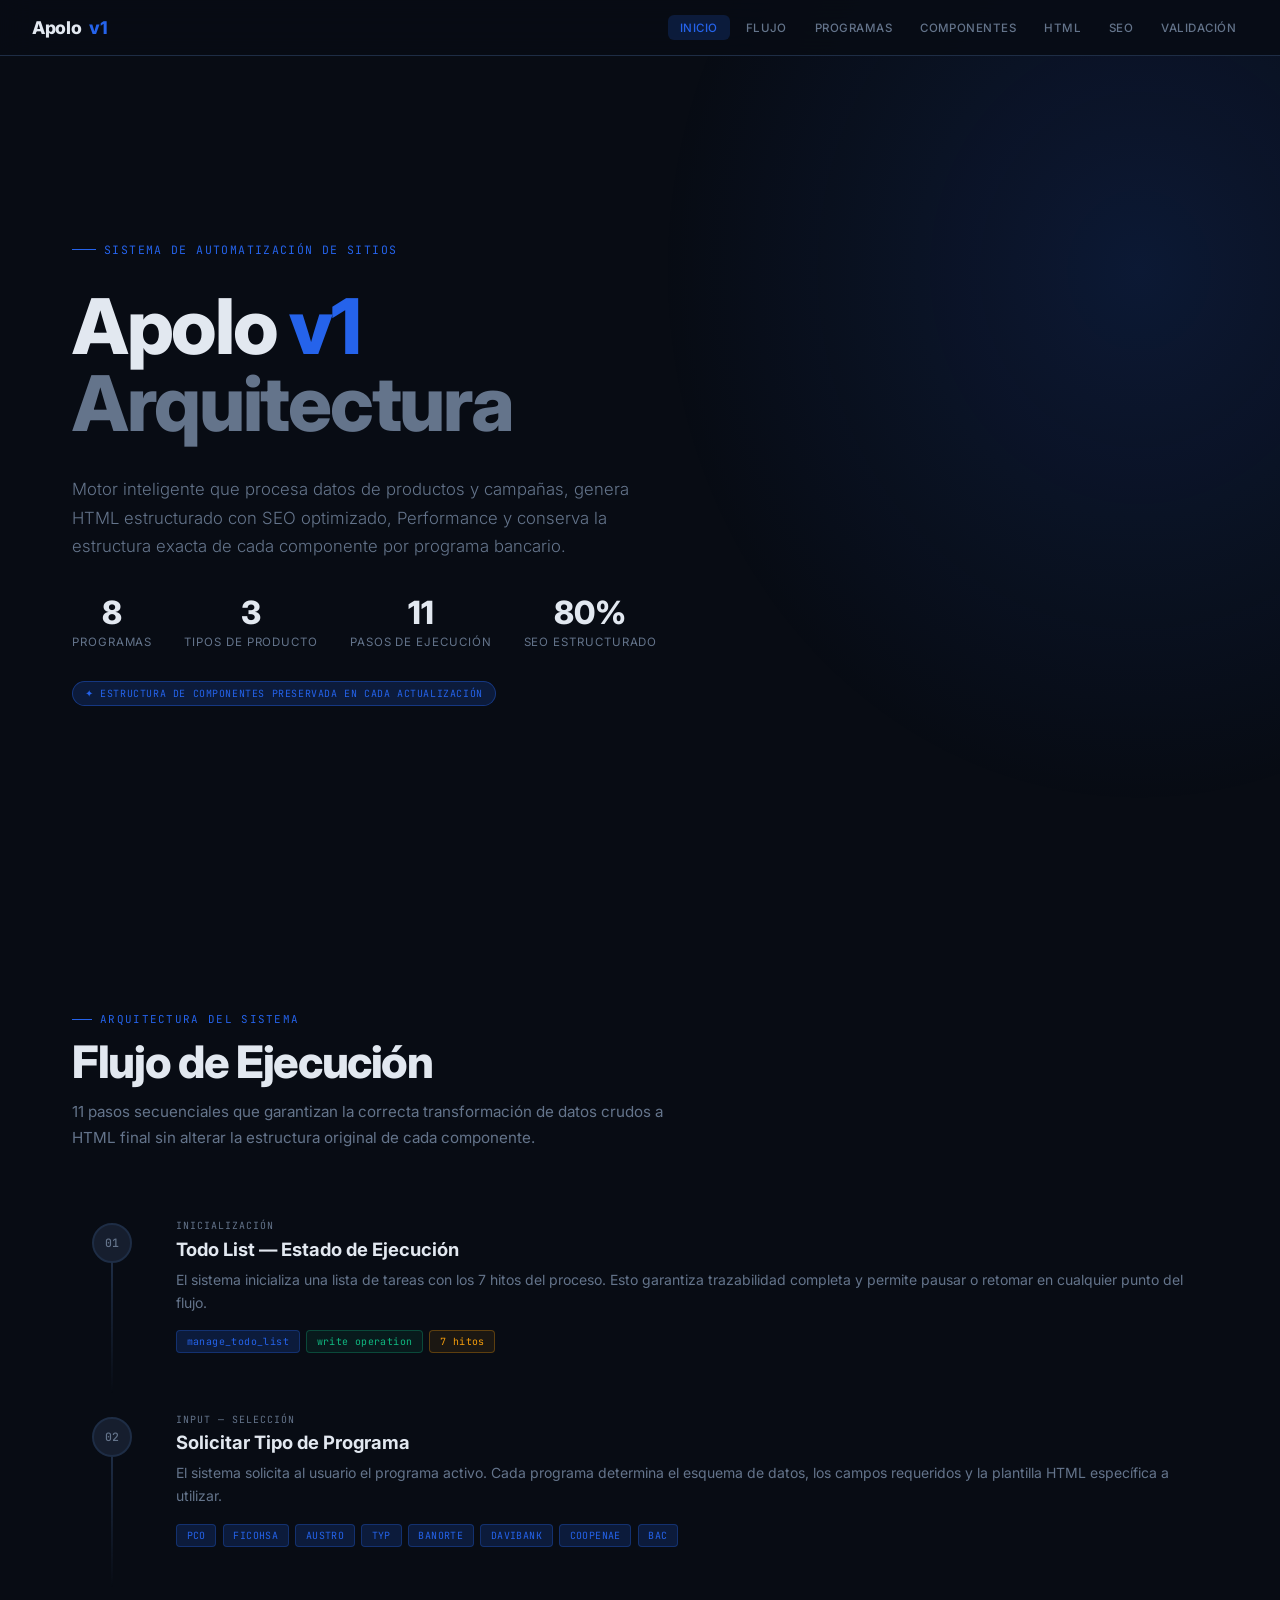
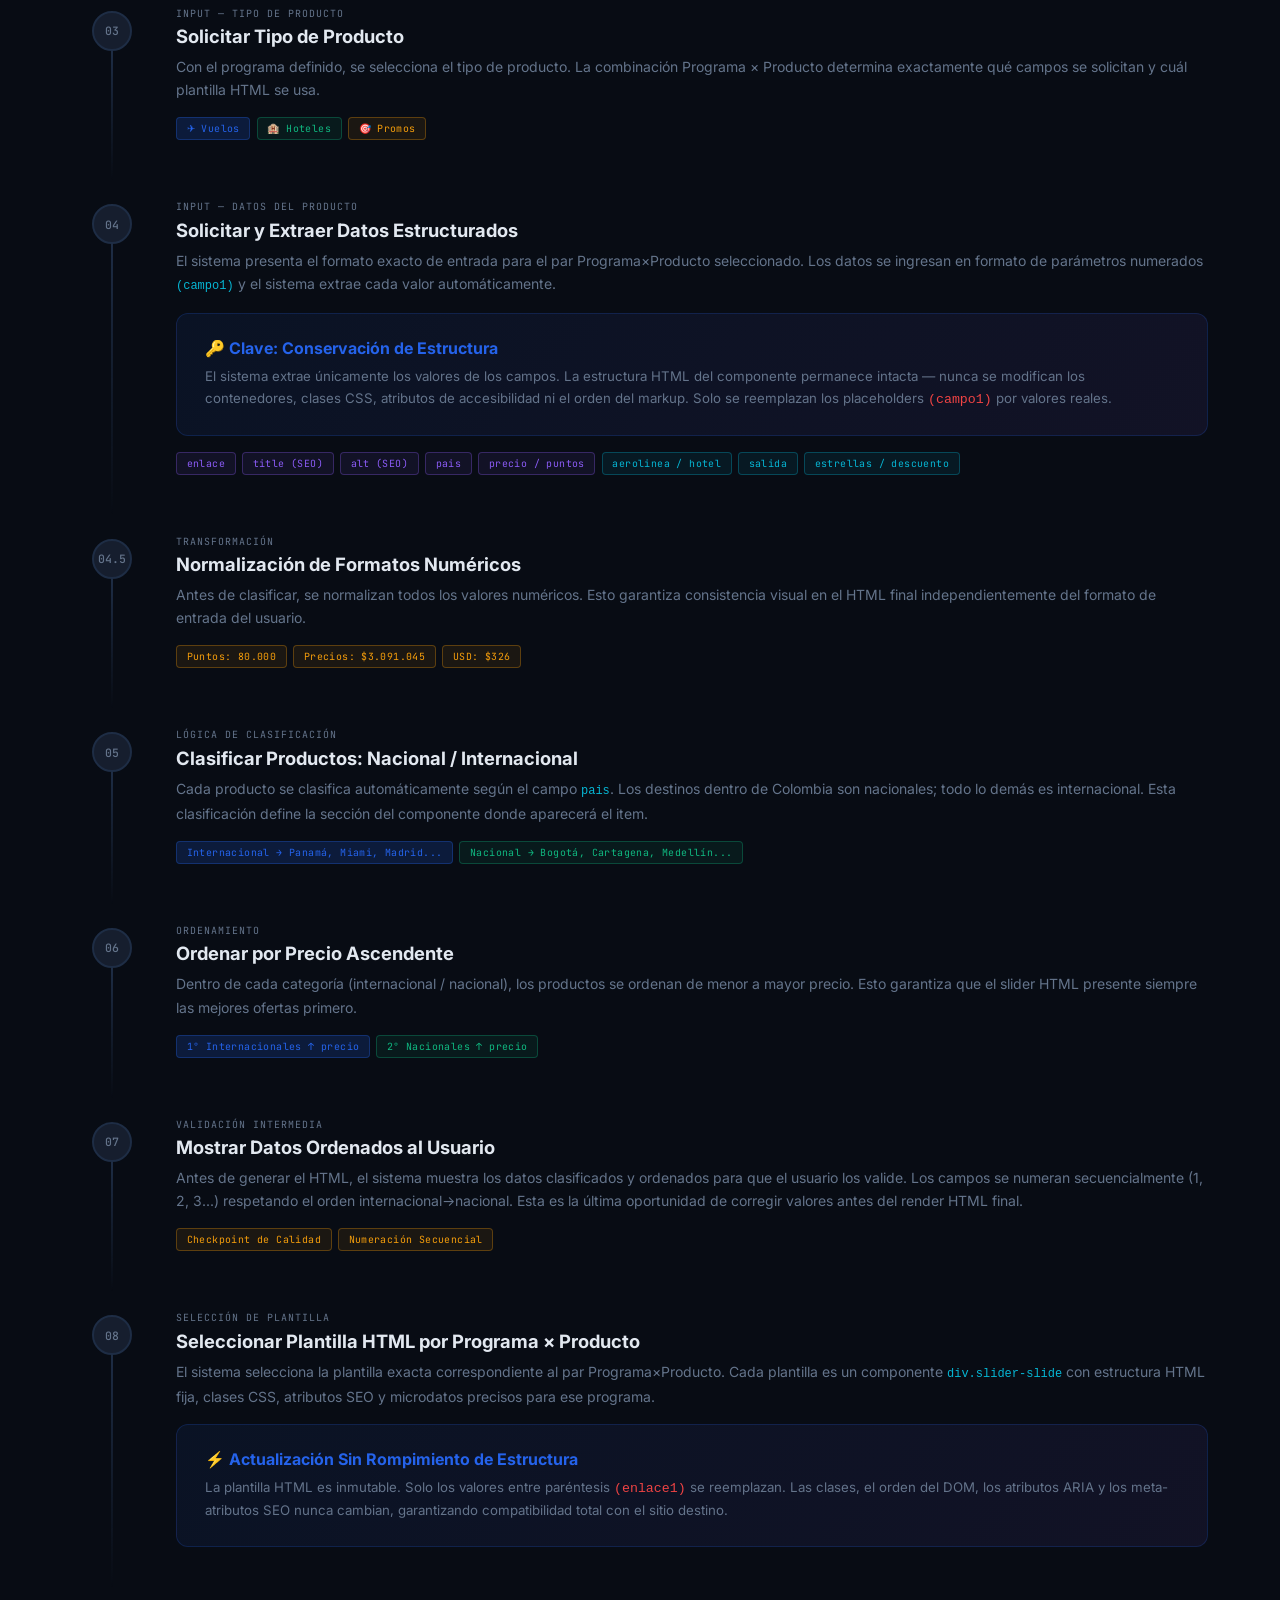
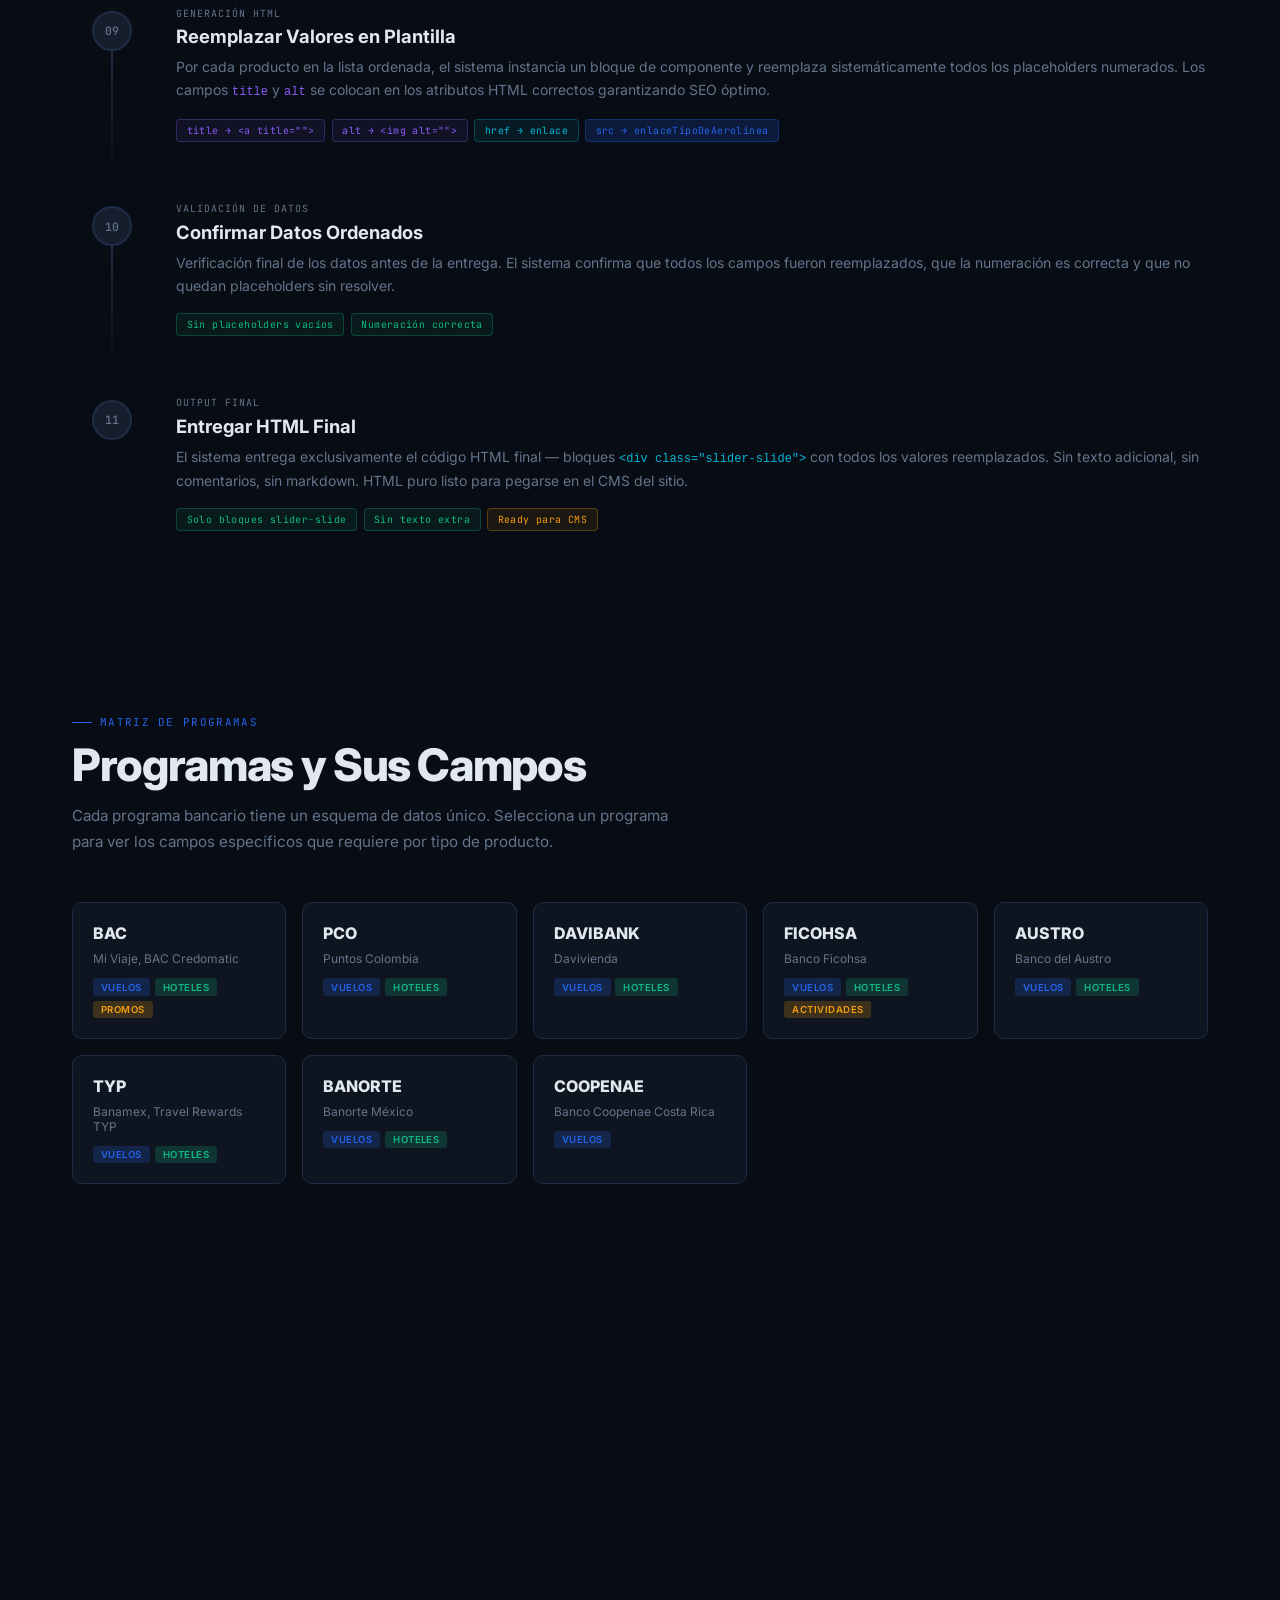
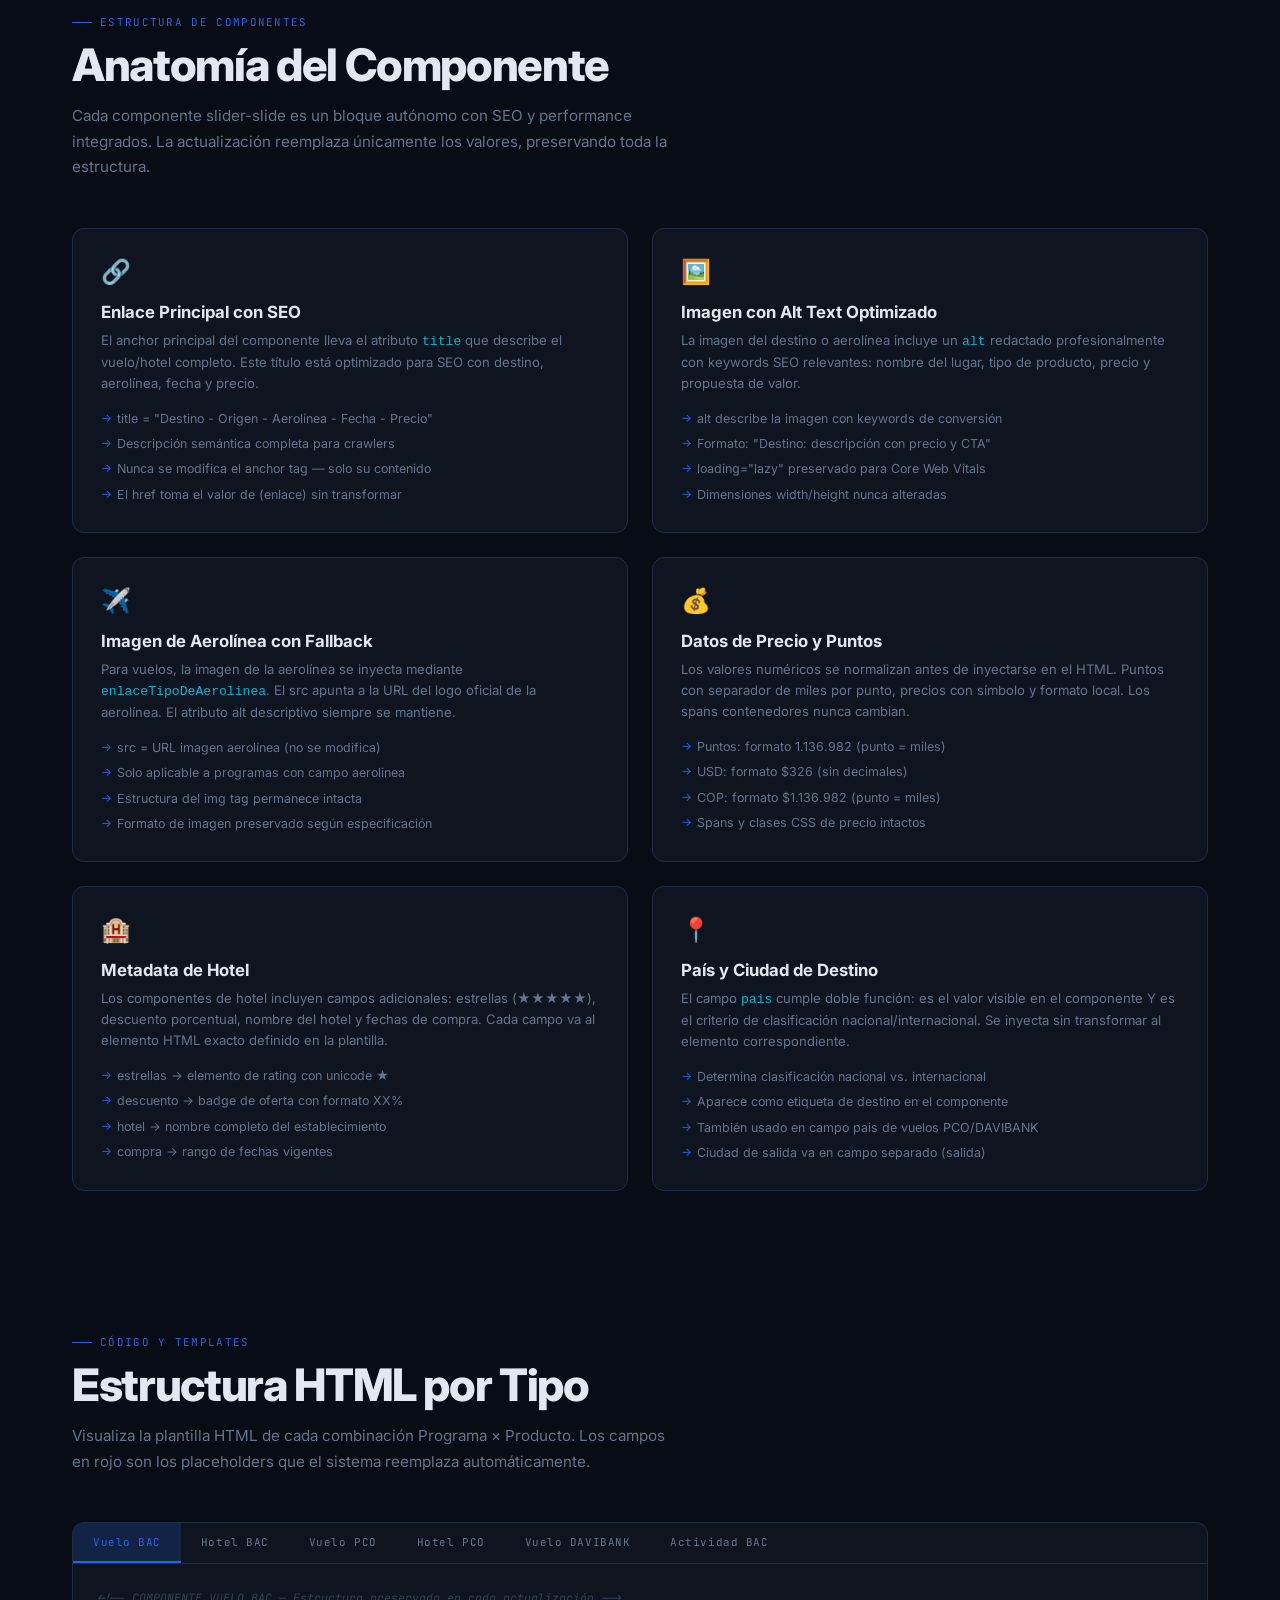
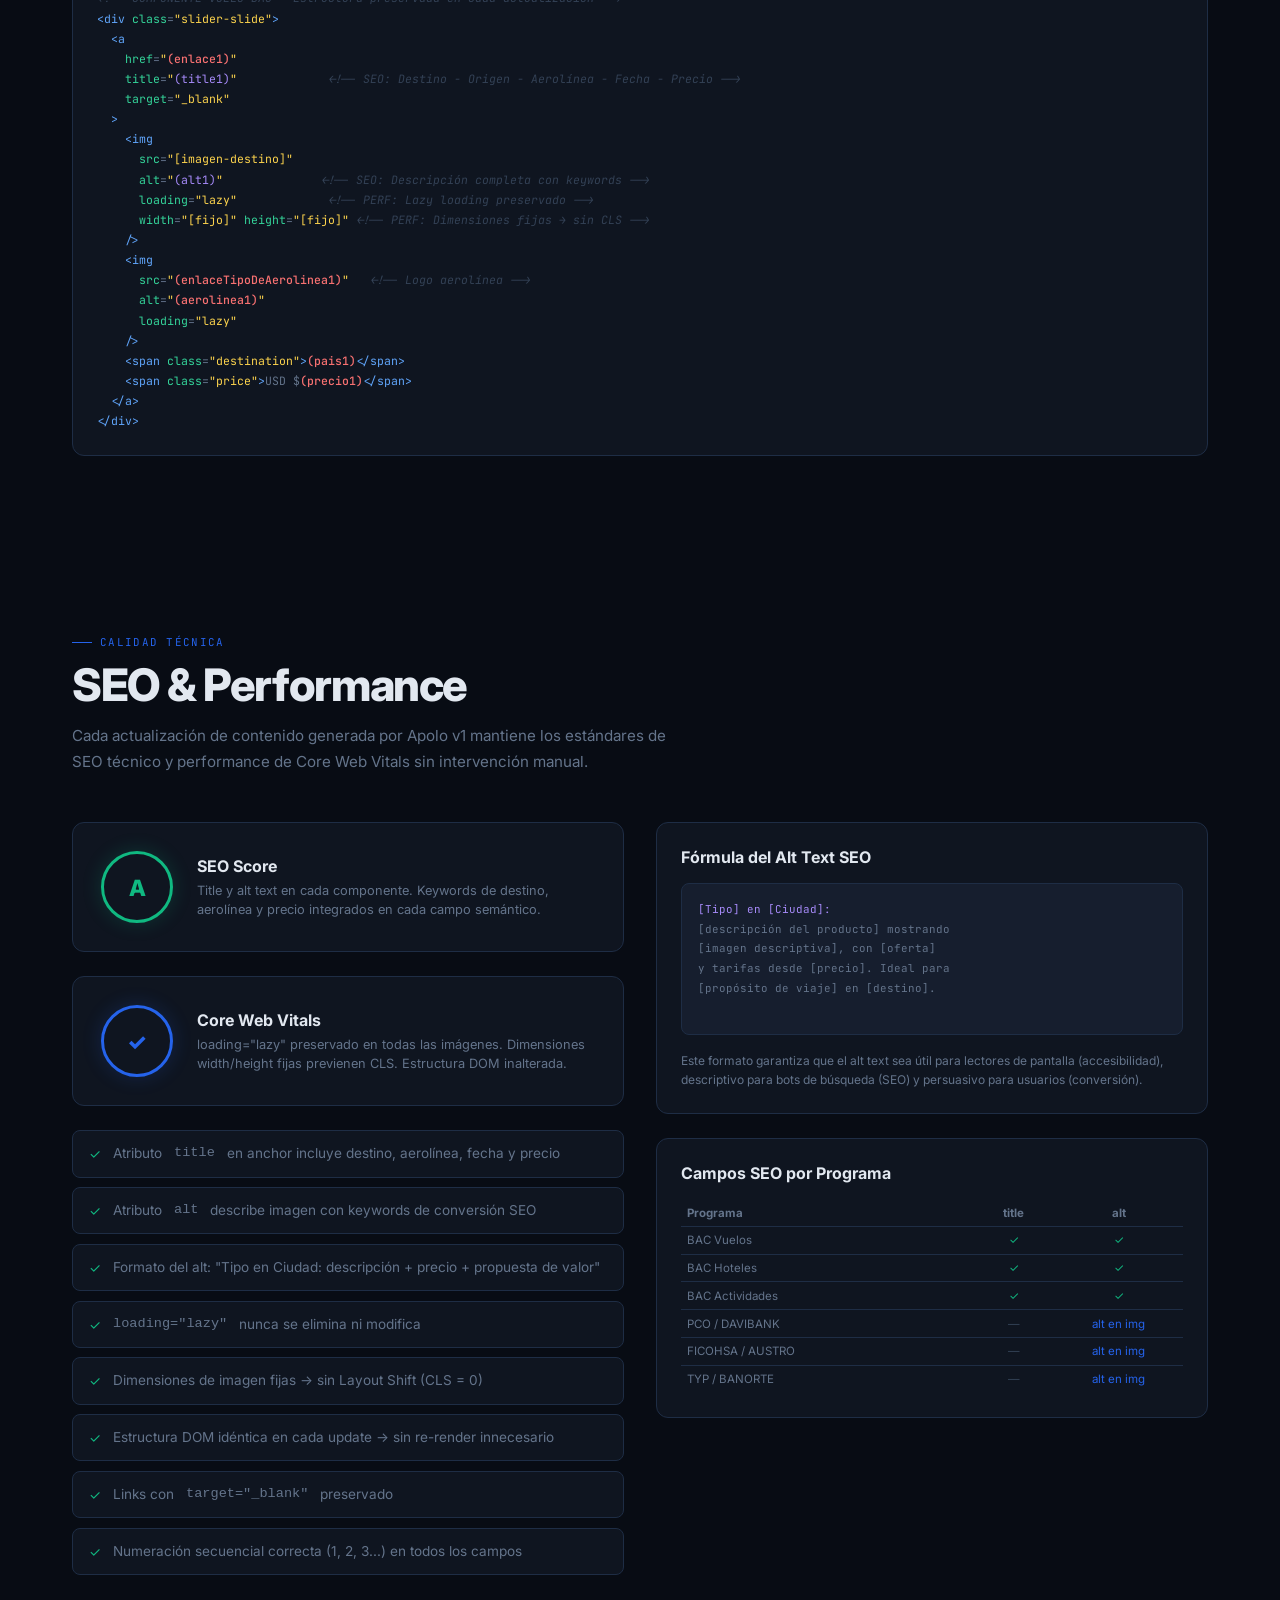
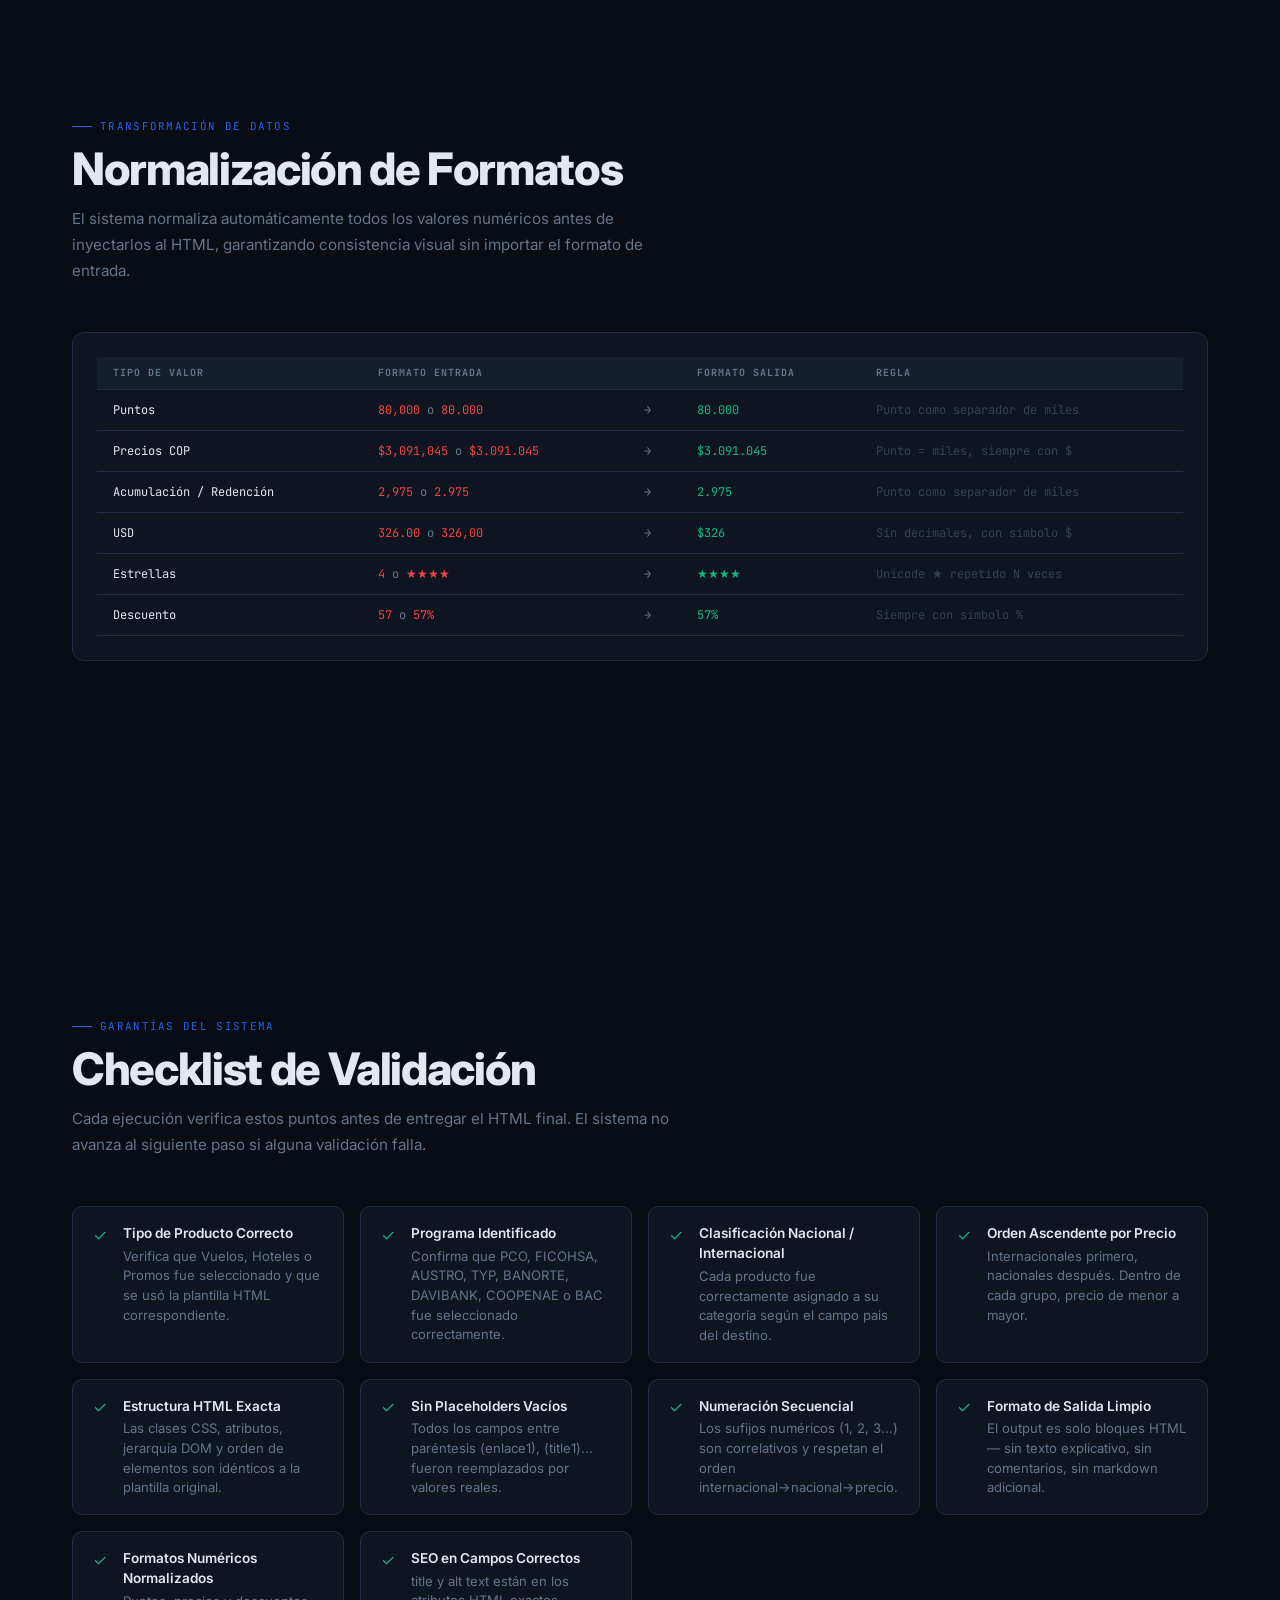
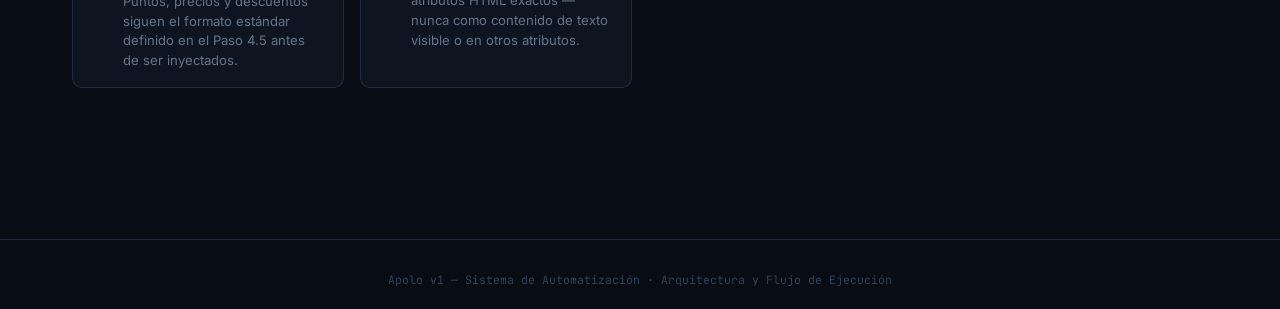
<file: apolo.html>
<!doctype html>
<html lang="es">
  <head>
    <meta charset="UTF-8" />
    <meta name="viewport" content="width=device-width, initial-scale=1.0" />
    <title>Apolo v1 — Arquitectura del Sistema.</title>
    <style>
      @import url('https://fonts.googleapis.com/css2?family=Inter:wght@300;400;500;600;700&family=JetBrains+Mono:wght@400;500&family=Syne:wght@700;800&display=swap');

      :root {
        --bg: #080c14;
        --surface: #0f1520;
        --surface-2: #161e2e;
        --border: #1e2d45;
        --accent: #2563eb;
        --accent-glow: rgba(37, 99, 235, 0.18);
        --gold: #f59e0b;
        --green: #10b981;
        --red: #ef4444;
        --purple: #8b5cf6;
        --cyan: #06b6d4;
        --text: #e2e8f0;
        --text-muted: #64748b;
        --text-dim: #334155;
      }

      * {
        margin: 0;
        padding: 0;
        box-sizing: border-box;
      }

      html {
        scroll-behavior: smooth;
      }

      body {
        background: var(--bg);
        color: var(--text);
        font-family: 'Inter', sans-serif;
        overflow-x: hidden;
      }

      /* NAV */
      nav {
        position: fixed;
        top: 0;
        left: 0;
        right: 0;
        z-index: 100;
        background: rgba(8, 12, 20, 0.85);
        backdrop-filter: blur(16px);
        border-bottom: 1px solid var(--border);
        padding: 0 2rem;
        height: 56px;
        display: flex;
        align-items: center;
        justify-content: space-between;
      }
      .nav-logo {
        font-family: 'Inter', sans-serif;
        font-size: 1.1rem;
        font-weight: 800;
        letter-spacing: -0.02em;
        color: var(--text);
        display: flex;
        align-items: center;
        gap: 0.5rem;
      }
      .nav-logo span {
        color: var(--accent);
      }
      .nav-links {
        display: flex;
        gap: 0.25rem;
      }
      .nav-links a {
        font-size: 0.72rem;
        font-weight: 500;
        color: var(--text-muted);
        text-decoration: none;
        padding: 0.35rem 0.75rem;
        border-radius: 6px;
        letter-spacing: 0.04em;
        text-transform: uppercase;
        transition: all 0.2s;
      }
      .nav-links a:hover {
        color: var(--text);
        background: var(--surface);
      }
      .nav-links a.active {
        color: var(--accent);
        background: var(--accent-glow);
      }

      /* SECTIONS */
      section {
        min-height: 100vh;
        padding: 7rem 2rem 4rem;
        max-width: 1200px;
        margin: 0 auto;
      }

      /* HERO */
      #hero {
        display: flex;
        flex-direction: column;
        justify-content: center;
        align-items: flex-start;
        gap: 2rem;
        min-height: 100vh;
        position: relative;
      }
      .hero-eyebrow {
        font-family: 'JetBrains Mono', monospace;
        font-size: 0.72rem;
        color: var(--accent);
        letter-spacing: 0.12em;
        text-transform: uppercase;
        display: flex;
        align-items: center;
        gap: 0.5rem;
      }
      .hero-eyebrow::before {
        content: '';
        display: inline-block;
        width: 24px;
        height: 1px;
        background: var(--accent);
      }
      h1 {
        font-family: 'Inter', sans-serif;
        font-size: clamp(2.8rem, 6vw, 5rem);
        font-weight: 800;
        line-height: 1;
        letter-spacing: -0.03em;
      }
      h1 .accent {
        color: var(--accent);
      }
      h1 .dim {
        color: var(--text-muted);
      }
      .hero-sub {
        font-size: 1.05rem;
        color: var(--text-muted);
        max-width: 560px;
        line-height: 1.7;
        font-weight: 300;
      }
      .hero-meta {
        display: flex;
        gap: 2rem;
      }
      .hero-stat {
        display: flex;
        flex-direction: column;
        gap: 0.2rem;
        align-items: center;
      }
      .hero-stat .num {
        font-family: 'Inter', sans-serif;
        font-size: 2rem;
        font-weight: 800;
        color: var(--text);
      }
      .hero-stat .label {
        font-size: 0.72rem;
        color: var(--text-muted);
        text-transform: uppercase;
        letter-spacing: 0.08em;
      }

      .hero-bg {
        position: fixed;
        top: 0;
        right: 0;
        width: 55vw;
        height: 100vh;
        pointer-events: none;
        z-index: 0;
        opacity: 0.15;
        background: radial-gradient(
          ellipse at 80% 30%,
          var(--accent) 0%,
          transparent 60%
        );
      }

      /* SECTION HEADERS */
      .sec-header {
        margin-bottom: 3rem;
      }
      .sec-eyebrow {
        font-family: 'JetBrains Mono', monospace;
        font-size: 0.68rem;
        color: var(--accent);
        letter-spacing: 0.12em;
        text-transform: uppercase;
        margin-bottom: 0.75rem;
        display: flex;
        align-items: center;
        gap: 0.5rem;
      }
      .sec-eyebrow::before {
        content: '';
        display: inline-block;
        width: 20px;
        height: 1px;
        background: var(--accent);
      }
      h2 {
        font-family: 'Inter', sans-serif;
        font-size: clamp(1.8rem, 3.5vw, 2.8rem);
        font-weight: 800;
        letter-spacing: -0.03em;
        line-height: 1.1;
        margin-bottom: 0.75rem;
      }
      .sec-desc {
        color: var(--text-muted);
        font-size: 0.95rem;
        line-height: 1.7;
        max-width: 600px;
      }

      /* CARDS */
      .card {
        background: var(--surface);
        border: 1px solid var(--border);
        border-radius: 12px;
        padding: 1.5rem;
        transition:
          border-color 0.2s,
          box-shadow 0.2s;
      }
      .card:hover {
        border-color: var(--accent);
        box-shadow:
          0 0 0 1px var(--accent-glow),
          0 8px 32px rgba(0, 0, 0, 0.4);
      }

      /* FLOW SECTION */
      #flujo {
        padding-top: 7rem;
      }
      .flow-grid {
        display: grid;
        gap: 0;
        position: relative;
      }

      .flow-step {
        display: grid;
        grid-template-columns: 80px 1fr;
        gap: 0;
        position: relative;
      }
      .flow-step::before {
        content: '';
        position: absolute;
        left: 39px;
        top: 64px;
        bottom: 0;
        width: 2px;
        background: linear-gradient(to bottom, var(--border), transparent);
      }
      .flow-step:last-child::before {
        display: none;
      }

      .step-left {
        display: flex;
        flex-direction: column;
        align-items: center;
        padding-top: 1.5rem;
      }
      .step-num {
        width: 40px;
        height: 40px;
        border-radius: 50%;
        background: var(--surface-2);
        border: 2px solid var(--border);
        display: flex;
        align-items: center;
        justify-content: center;
        font-family: 'JetBrains Mono', monospace;
        font-size: 0.72rem;
        font-weight: 500;
        color: var(--text-muted);
        flex-shrink: 0;
        transition: all 0.2s;
      }
      .flow-step:hover .step-num {
        border-color: var(--accent);
        color: var(--accent);
        background: var(--accent-glow);
      }

      .step-body {
        padding: 1.25rem 0 2.5rem 1.5rem;
      }
      .step-tag {
        font-family: 'JetBrains Mono', monospace;
        font-size: 0.62rem;
        color: var(--text-muted);
        letter-spacing: 0.1em;
        text-transform: uppercase;
        margin-bottom: 0.35rem;
      }
      .step-title {
        font-family: 'Inter', sans-serif;
        font-size: 1.15rem;
        font-weight: 700;
        margin-bottom: 0.5rem;
        color: var(--text);
      }
      .step-desc {
        font-size: 0.875rem;
        color: var(--text-muted);
        line-height: 1.65;
        margin-bottom: 1rem;
      }

      .step-pills {
        display: flex;
        flex-wrap: wrap;
        gap: 0.4rem;
        margin-top: 0.75rem;
      }
      .pill {
        font-family: 'JetBrains Mono', monospace;
        font-size: 0.62rem;
        padding: 0.25rem 0.6rem;
        border-radius: 4px;
        border: 1px solid;
        letter-spacing: 0.04em;
      }
      .pill-blue {
        color: var(--accent);
        border-color: rgba(37, 99, 235, 0.3);
        background: var(--accent-glow);
      }
      .pill-green {
        color: var(--green);
        border-color: rgba(16, 185, 129, 0.3);
        background: rgba(16, 185, 129, 0.08);
      }
      .pill-gold {
        color: var(--gold);
        border-color: rgba(245, 158, 11, 0.3);
        background: rgba(245, 158, 11, 0.08);
      }
      .pill-purple {
        color: var(--purple);
        border-color: rgba(139, 92, 246, 0.3);
        background: rgba(139, 92, 246, 0.08);
      }
      .pill-cyan {
        color: var(--cyan);
        border-color: rgba(6, 182, 212, 0.3);
        background: rgba(6, 182, 212, 0.08);
      }

      /* PROGRAMS MATRIX */
      #programas {
        padding-top: 5rem;
      }
      .matrix {
        display: grid;
        grid-template-columns: repeat(auto-fill, minmax(200px, 1fr));
        gap: 1rem;
      }
      .prog-card {
        background: var(--surface);
        border: 1px solid var(--border);
        border-radius: 10px;
        padding: 1.25rem;
        cursor: pointer;
        transition: all 0.2s;
      }
      .prog-card:hover {
        border-color: var(--accent);
        transform: translateY(-2px);
      }
      .prog-card.active {
        border-color: var(--accent);
        background: var(--accent-glow);
      }
      .prog-name {
        font-family: 'Inter', sans-serif;
        font-size: 1rem;
        font-weight: 800;
        margin-bottom: 0.5rem;
      }
      .prog-types {
        display: flex;
        flex-wrap: wrap;
        gap: 0.3rem;
        margin-top: 0.75rem;
      }
      .type-dot {
        font-size: 0.6rem;
        padding: 0.2rem 0.5rem;
        border-radius: 3px;
        font-weight: 600;
        letter-spacing: 0.05em;
      }
      .dot-v {
        background: rgba(37, 99, 235, 0.2);
        color: var(--accent);
      }
      .dot-h {
        background: rgba(16, 185, 129, 0.2);
        color: var(--green);
      }
      .dot-p {
        background: rgba(245, 158, 11, 0.2);
        color: var(--gold);
      }

      .prog-detail {
        margin-top: 2rem;
        background: var(--surface);
        border: 1px solid var(--border);
        border-radius: 12px;
        padding: 2rem;
        display: none;
      }
      .prog-detail.visible {
        display: block;
      }
      .prog-detail h3 {
        font-family: 'Inter', sans-serif;
        font-size: 1.3rem;
        font-weight: 800;
        margin-bottom: 1.5rem;
      }

      .fields-grid {
        display: grid;
        grid-template-columns: repeat(auto-fill, minmax(280px, 1fr));
        gap: 1rem;
      }
      .field-group {
        background: var(--surface-2);
        border: 1px solid var(--border);
        border-radius: 8px;
        padding: 1rem;
      }
      .field-group h4 {
        font-family: 'JetBrains Mono', monospace;
        font-size: 0.7rem;
        color: var(--accent);
        letter-spacing: 0.1em;
        text-transform: uppercase;
        margin-bottom: 0.75rem;
      }
      .field-list {
        list-style: none;
        display: flex;
        flex-direction: column;
        gap: 0.35rem;
      }
      .field-list li {
        font-family: 'JetBrains Mono', monospace;
        font-size: 0.72rem;
        color: var(--text-muted);
        display: flex;
        align-items: baseline;
        gap: 0.4rem;
      }
      .field-list li code {
        color: var(--cyan);
        font-size: 0.68rem;
      }
      .field-list li .f-desc {
        color: var(--text-dim);
        font-size: 0.65rem;
      }

      /* COMPONENTS / SEO */
      #componentes {
        padding-top: 5rem;
      }
      .comp-grid {
        display: grid;
        grid-template-columns: 1fr 1fr;
        gap: 1.5rem;
      }
      @media (max-width: 768px) {
        .comp-grid {
          grid-template-columns: 1fr;
        }
      }

      .comp-card {
        background: var(--surface);
        border: 1px solid var(--border);
        border-radius: 12px;
        padding: 1.75rem;
        transition: all 0.25s;
      }
      .comp-card:hover {
        border-color: var(--accent);
      }
      .comp-icon {
        font-size: 1.5rem;
        margin-bottom: 1rem;
      }
      .comp-title {
        font-family: 'Inter', sans-serif;
        font-size: 1.05rem;
        font-weight: 700;
        margin-bottom: 0.5rem;
      }
      .comp-desc {
        font-size: 0.82rem;
        color: var(--text-muted);
        line-height: 1.6;
        margin-bottom: 1rem;
      }
      .comp-attrs {
        list-style: none;
        display: flex;
        flex-direction: column;
        gap: 0.4rem;
      }
      .comp-attrs li {
        font-size: 0.78rem;
        color: var(--text-muted);
        padding-left: 1rem;
        position: relative;
        line-height: 1.5;
      }
      .comp-attrs li::before {
        content: '→';
        position: absolute;
        left: 0;
        color: var(--accent);
        font-size: 0.72rem;
      }

      /* HTML ANATOMY */
      #estructura {
        padding-top: 5rem;
      }
      .html-viewer {
        background: var(--surface);
        border: 1px solid var(--border);
        border-radius: 12px;
        overflow: hidden;
      }
      .html-tabs {
        display: flex;
        border-bottom: 1px solid var(--border);
        overflow-x: auto;
      }
      .html-tab {
        padding: 0.75rem 1.25rem;
        font-family: 'JetBrains Mono', monospace;
        font-size: 0.68rem;
        color: var(--text-muted);
        border: none;
        background: none;
        cursor: pointer;
        white-space: nowrap;
        letter-spacing: 0.05em;
        border-bottom: 2px solid transparent;
        transition: all 0.15s;
      }
      .html-tab:hover {
        color: var(--text);
      }
      .html-tab.active {
        color: var(--accent);
        border-bottom-color: var(--accent);
        background: var(--accent-glow);
      }

      .html-panel {
        display: none;
        padding: 1.5rem;
      }
      .html-panel.active {
        display: block;
      }
      pre {
        font-family: 'JetBrains Mono', monospace;
        font-size: 0.72rem;
        line-height: 1.75;
        color: var(--text-muted);
        overflow-x: auto;
        white-space: pre;
      }
      .hl-tag {
        color: #60a5fa;
      }
      .hl-attr {
        color: #34d399;
      }
      .hl-val {
        color: #fcd34d;
      }
      .hl-placeholder {
        color: #f87171;
        font-weight: 500;
      }
      .hl-comment {
        color: var(--text-dim);
        font-style: italic;
      }
      .hl-seo {
        color: #a78bfa;
      }

      /* SEO & PERFORMANCE */
      #seo {
        padding-top: 5rem;
      }
      .seo-grid {
        display: grid;
        grid-template-columns: 1fr 1fr;
        gap: 2rem;
      }
      @media (max-width: 768px) {
        .seo-grid {
          grid-template-columns: 1fr;
        }
      }

      .perf-score {
        display: flex;
        align-items: center;
        gap: 1.5rem;
        background: var(--surface);
        border: 1px solid var(--border);
        border-radius: 12px;
        padding: 1.75rem;
        margin-bottom: 1.5rem;
      }
      .score-ring {
        width: 72px;
        height: 72px;
        flex-shrink: 0;
        border-radius: 50%;
        display: flex;
        align-items: center;
        justify-content: center;
        font-family: 'Inter', sans-serif;
        font-size: 1.4rem;
        font-weight: 800;
        position: relative;
      }
      .score-ring::before {
        content: '';
        position: absolute;
        inset: 0;
        border-radius: 50%;
        border: 3px solid var(--border);
      }
      .ring-green {
        color: var(--green);
        box-shadow: 0 0 20px rgba(16, 185, 129, 0.2);
      }
      .ring-green::before {
        border-color: var(--green);
      }
      .ring-blue {
        color: var(--accent);
        box-shadow: 0 0 20px rgba(37, 99, 235, 0.2);
      }
      .ring-blue::before {
        border-color: var(--accent);
      }

      .score-info h4 {
        font-family: 'Inter', sans-serif;
        font-size: 1rem;
        font-weight: 700;
        margin-bottom: 0.3rem;
      }
      .score-info p {
        font-size: 0.8rem;
        color: var(--text-muted);
        line-height: 1.5;
      }

      .seo-checklist {
        list-style: none;
        display: flex;
        flex-direction: column;
        gap: 0.6rem;
      }
      .seo-checklist li {
        display: flex;
        align-items: flex-start;
        gap: 0.75rem;
        font-size: 0.85rem;
        color: var(--text-muted);
        padding: 0.75rem 1rem;
        background: var(--surface);
        border: 1px solid var(--border);
        border-radius: 8px;
        line-height: 1.5;
      }
      .check {
        font-size: 0.85rem;
        flex-shrink: 0;
        margin-top: 0.05rem;
      }
      .check.ok {
        color: var(--green);
      }
      .check.info {
        color: var(--accent);
      }

      /* NORMALIZATION */
      #normalizacion {
        padding-top: 5rem;
      }
      .norm-table {
        width: 100%;
        border-collapse: collapse;
        font-family: 'JetBrains Mono', monospace;
        font-size: 0.75rem;
      }
      .norm-table th {
        text-align: left;
        padding: 0.6rem 1rem;
        background: var(--surface-2);
        color: var(--text-muted);
        font-size: 0.62rem;
        text-transform: uppercase;
        letter-spacing: 0.1em;
        border-bottom: 1px solid var(--border);
      }
      .norm-table td {
        padding: 0.75rem 1rem;
        border-bottom: 1px solid var(--border);
        color: var(--text-muted);
        vertical-align: top;
      }
      .norm-table tr:hover td {
        background: var(--surface);
      }
      .from {
        color: var(--red);
      }
      .to {
        color: var(--green);
      }
      .arrow {
        color: var(--text-dim);
      }

      /* VALIDATION */
      #validacion {
        padding-top: 5rem;
      }
      .val-grid {
        display: grid;
        grid-template-columns: repeat(auto-fill, minmax(260px, 1fr));
        gap: 1rem;
      }
      .val-item {
        display: flex;
        gap: 1rem;
        align-items: flex-start;
        background: var(--surface);
        border: 1px solid var(--border);
        border-radius: 10px;
        padding: 1rem 1.25rem;
      }
      .val-check {
        color: var(--green);
        font-size: 1rem;
        flex-shrink: 0;
        margin-top: 0.1rem;
      }
      .val-text {
        font-size: 0.82rem;
        color: var(--text-muted);
        line-height: 1.5;
      }
      .val-text strong {
        color: var(--text);
        font-weight: 600;
        display: block;
        margin-bottom: 0.2rem;
        font-size: 0.85rem;
      }

      /* FOOTER */
      footer {
        border-top: 1px solid var(--border);
        padding: 2rem;
        text-align: center;
        font-size: 0.72rem;
        color: var(--text-dim);
        font-family: 'JetBrains Mono', monospace;
      }

      /* ANIMATIONS */
      @keyframes fadeUp {
        from {
          opacity: 0;
          transform: translateY(20px);
        }
        to {
          opacity: 1;
          transform: translateY(0);
        }
      }
      .fade-up {
        animation: fadeUp 0.5s ease forwards;
      }

      /* BADGE */
      .badge {
        display: inline-flex;
        align-items: center;
        gap: 0.4rem;
        font-family: 'JetBrains Mono', monospace;
        font-size: 0.62rem;
        padding: 0.3rem 0.75rem;
        border-radius: 100px;
        border: 1px solid;
        letter-spacing: 0.06em;
        text-transform: uppercase;
      }
      .badge-blue {
        color: var(--accent);
        border-color: rgba(37, 99, 235, 0.4);
        background: var(--accent-glow);
      }

      /* CONNECTOR LINES in flow */
      .connector {
        display: flex;
        align-items: center;
        gap: 0.5rem;
        margin: 0.75rem 0;
        font-family: 'JetBrains Mono', monospace;
        font-size: 0.68rem;
        color: var(--text-dim);
      }
      .connector::before,
      .connector::after {
        content: '';
        flex: 1;
        height: 1px;
        background: var(--border);
      }

      /* HIGHLIGHT BOX */
      .highlight-box {
        background: linear-gradient(
          135deg,
          rgba(37, 99, 235, 0.08),
          rgba(139, 92, 246, 0.08)
        );
        border: 1px solid rgba(37, 99, 235, 0.2);
        border-radius: 12px;
        padding: 1.5rem 1.75rem;
        margin-top: 1.5rem;
      }
      .highlight-box h4 {
        font-family: 'Inter', sans-serif;
        font-size: 1rem;
        font-weight: 700;
        color: var(--accent);
        margin-bottom: 0.5rem;
      }
      .highlight-box p {
        font-size: 0.83rem;
        color: var(--text-muted);
        line-height: 1.65;
      }
    </style>
  </head>
  <body>
    <div class="hero-bg"></div>

    <nav>
      <div class="nav-logo">Apolo <span>v1</span></div>
      <div class="nav-links">
        <a href="#hero" class="active">Inicio</a>
        <a href="#flujo">Flujo</a>
        <a href="#programas">Programas</a>
        <a href="#componentes">Componentes</a>
        <a href="#estructura">HTML</a>
        <a href="#seo">SEO</a>
        <a href="#validacion">Validación</a>
      </div>
    </nav>

    <!-- HERO -->
    <section id="hero">
      <div class="hero-eyebrow">
        Sistema de Automatización de Sitios
      </div>
      <h1>
        Apolo <span class="accent">v1</span><br />
        <span class="dim">Arquitectura</span>
      </h1>
      <p class="hero-sub">
        Motor inteligente que procesa datos de productos y campañas, genera HTML
        estructurado con SEO optimizado, Performance y conserva la estructura
        exacta de cada componente por programa bancario.
      </p>
      <div class="hero-meta">
        <div class="hero-stat">
          <span class="num">8</span>
          <span class="label">Programas</span>
        </div>
        <div class="hero-stat">
          <span class="num">3</span>
          <span class="label">Tipos de Producto</span>
        </div>
        <div class="hero-stat">
          <span class="num">11</span>
          <span class="label">Pasos de Ejecución</span>
        </div>
        <div class="hero-stat">
          <span class="num">80%</span>
          <span class="label">SEO Estructurado</span>
        </div>
      </div>
      <div class="badge badge-blue">
        ✦ Estructura de Componentes Preservada en Cada Actualización
      </div>
    </section>

    <!-- FLUJO -->
    <section id="flujo">
      <div class="sec-header">
        <div class="sec-eyebrow">Arquitectura del Sistema</div>
        <h2>Flujo de Ejecución</h2>
        <p class="sec-desc">
          11 pasos secuenciales que garantizan la correcta transformación de
          datos crudos a HTML final sin alterar la estructura original de cada
          componente.
        </p>
      </div>

      <div class="flow-grid">
        <div class="flow-step">
          <div class="step-left"><div class="step-num">01</div></div>
          <div class="step-body">
            <div class="step-tag">Inicialización</div>
            <div class="step-title">Todo List — Estado de Ejecución</div>
            <div class="step-desc">
              El sistema inicializa una lista de tareas con los 7 hitos del
              proceso. Esto garantiza trazabilidad completa y permite pausar o
              retomar en cualquier punto del flujo.
            </div>
            <div class="step-pills">
              <span class="pill pill-blue">manage_todo_list</span>
              <span class="pill pill-green">write operation</span>
              <span class="pill pill-gold">7 hitos</span>
            </div>
          </div>
        </div>

        <div class="flow-step">
          <div class="step-left"><div class="step-num">02</div></div>
          <div class="step-body">
            <div class="step-tag">Input — Selección</div>
            <div class="step-title">Solicitar Tipo de Programa</div>
            <div class="step-desc">
              El sistema solicita al usuario el programa activo. Cada programa
              determina el esquema de datos, los campos requeridos y la
              plantilla HTML específica a utilizar.
            </div>
            <div class="step-pills">
              <span class="pill pill-blue">PCO</span>
              <span class="pill pill-blue">FICOHSA</span>
              <span class="pill pill-blue">AUSTRO</span>
              <span class="pill pill-blue">TYP</span>
              <span class="pill pill-blue">BANORTE</span>
              <span class="pill pill-blue">DAVIBANK</span>
              <span class="pill pill-blue">COOPENAE</span>
              <span class="pill pill-blue">BAC</span>
            </div>
          </div>
        </div>

        <div class="flow-step">
          <div class="step-left"><div class="step-num">03</div></div>
          <div class="step-body">
            <div class="step-tag">Input — Tipo de Producto</div>
            <div class="step-title">Solicitar Tipo de Producto</div>
            <div class="step-desc">
              Con el programa definido, se selecciona el tipo de producto. La
              combinación Programa × Producto determina exactamente qué campos
              se solicitan y cuál plantilla HTML se usa.
            </div>
            <div class="step-pills">
              <span class="pill pill-blue">✈ Vuelos</span>
              <span class="pill pill-green">🏨 Hoteles</span>
              <span class="pill pill-gold">🎯 Promos</span>
            </div>
          </div>
        </div>

        <div class="flow-step">
          <div class="step-left"><div class="step-num">04</div></div>
          <div class="step-body">
            <div class="step-tag">Input — Datos del Producto</div>
            <div class="step-title">
              Solicitar y Extraer Datos Estructurados
            </div>
            <div class="step-desc">
              El sistema presenta el formato exacto de entrada para el par
              Programa×Producto seleccionado. Los datos se ingresan en formato
              de parámetros numerados
              <code style="color: var(--cyan); font-size: 0.75rem"
                >(campo1)</code
              >
              y el sistema extrae cada valor automáticamente.
            </div>

            <div class="highlight-box" style="margin-top: 1rem">
              <h4>🔑 Clave: Conservación de Estructura</h4>
              <p>
                El sistema extrae únicamente los valores de los campos. La
                estructura HTML del componente permanece intacta — nunca se
                modifican los contenedores, clases CSS, atributos de
                accesibilidad ni el orden del markup. Solo se reemplazan los
                placeholders <code style="color: var(--red)">(campo1)</code> por
                valores reales.
              </p>
            </div>

            <div class="step-pills" style="margin-top: 1rem">
              <span class="pill pill-purple">enlace</span>
              <span class="pill pill-purple">title (SEO)</span>
              <span class="pill pill-purple">alt (SEO)</span>
              <span class="pill pill-purple">pais</span>
              <span class="pill pill-purple">precio / puntos</span>
              <span class="pill pill-cyan">aerolinea / hotel</span>
              <span class="pill pill-cyan">salida</span>
              <span class="pill pill-cyan">estrellas / descuento</span>
            </div>
          </div>
        </div>

        <div class="flow-step">
          <div class="step-left"><div class="step-num">04.5</div></div>
          <div class="step-body">
            <div class="step-tag">Transformación</div>
            <div class="step-title">Normalización de Formatos Numéricos</div>
            <div class="step-desc">
              Antes de clasificar, se normalizan todos los valores numéricos.
              Esto garantiza consistencia visual en el HTML final
              independientemente del formato de entrada del usuario.
            </div>
            <div class="step-pills">
              <span class="pill pill-gold">Puntos: 80.000</span>
              <span class="pill pill-gold">Precios: $3.091.045</span>
              <span class="pill pill-gold">USD: $326</span>
            </div>
          </div>
        </div>

        <div class="flow-step">
          <div class="step-left"><div class="step-num">05</div></div>
          <div class="step-body">
            <div class="step-tag">Lógica de Clasificación</div>
            <div class="step-title">
              Clasificar Productos: Nacional / Internacional
            </div>
            <div class="step-desc">
              Cada producto se clasifica automáticamente según el campo
              <code style="color: var(--cyan); font-size: 0.75rem">pais</code>.
              Los destinos dentro de Colombia son nacionales; todo lo demás es
              internacional. Esta clasificación define la sección del componente
              donde aparecerá el item.
            </div>
            <div class="step-pills">
              <span class="pill pill-blue"
                >Internacional → Panamá, Miami, Madrid...</span
              >
              <span class="pill pill-green"
                >Nacional → Bogotá, Cartagena, Medellín...</span
              >
            </div>
          </div>
        </div>

        <div class="flow-step">
          <div class="step-left"><div class="step-num">06</div></div>
          <div class="step-body">
            <div class="step-tag">Ordenamiento</div>
            <div class="step-title">Ordenar por Precio Ascendente</div>
            <div class="step-desc">
              Dentro de cada categoría (internacional / nacional), los productos
              se ordenan de menor a mayor precio. Esto garantiza que el slider
              HTML presente siempre las mejores ofertas primero.
            </div>
            <div class="step-pills">
              <span class="pill pill-blue">1° Internacionales ↑ precio</span>
              <span class="pill pill-green">2° Nacionales ↑ precio</span>
            </div>
          </div>
        </div>

        <div class="flow-step">
          <div class="step-left"><div class="step-num">07</div></div>
          <div class="step-body">
            <div class="step-tag">Validación Intermedia</div>
            <div class="step-title">Mostrar Datos Ordenados al Usuario</div>
            <div class="step-desc">
              Antes de generar el HTML, el sistema muestra los datos
              clasificados y ordenados para que el usuario los valide. Los
              campos se numeran secuencialmente (1, 2, 3...) respetando el orden
              internacional→nacional. Esta es la última oportunidad de corregir
              valores antes del render HTML final.
            </div>
            <div class="step-pills">
              <span class="pill pill-gold">Checkpoint de Calidad</span>
              <span class="pill pill-gold">Numeración Secuencial</span>
            </div>
          </div>
        </div>

        <div class="flow-step">
          <div class="step-left"><div class="step-num">08</div></div>
          <div class="step-body">
            <div class="step-tag">Selección de Plantilla</div>
            <div class="step-title">
              Seleccionar Plantilla HTML por Programa × Producto
            </div>
            <div class="step-desc">
              El sistema selecciona la plantilla exacta correspondiente al par
              Programa×Producto. Cada plantilla es un componente
              <code style="color: var(--cyan); font-size: 0.75rem"
                >div.slider-slide</code
              >
              con estructura HTML fija, clases CSS, atributos SEO y microdatos
              precisos para ese programa.
            </div>

            <div class="highlight-box" style="margin-top: 1rem">
              <h4>⚡ Actualización Sin Rompimiento de Estructura</h4>
              <p>
                La plantilla HTML es inmutable. Solo los valores entre
                paréntesis <code style="color: var(--red)">(enlace1)</code> se
                reemplazan. Las clases, el orden del DOM, los atributos ARIA y
                los meta-atributos SEO nunca cambian, garantizando
                compatibilidad total con el sitio destino.
              </p>
            </div>
          </div>
        </div>

        <div class="flow-step">
          <div class="step-left"><div class="step-num">09</div></div>
          <div class="step-body">
            <div class="step-tag">Generación HTML</div>
            <div class="step-title">Reemplazar Valores en Plantilla</div>
            <div class="step-desc">
              Por cada producto en la lista ordenada, el sistema instancia un
              bloque de componente y reemplaza sistemáticamente todos los
              placeholders numerados. Los campos
              <code style="color: var(--purple); font-size: 0.75rem"
                >title</code
              >
              y
              <code style="color: var(--purple); font-size: 0.75rem">alt</code>
              se colocan en los atributos HTML correctos garantizando SEO
              óptimo.
            </div>
            <div class="step-pills">
              <span class="pill pill-purple">title → &lt;a title=""&gt;</span>
              <span class="pill pill-purple">alt → &lt;img alt=""&gt;</span>
              <span class="pill pill-cyan">href → enlace</span>
              <span class="pill pill-blue">src → enlaceTipoDeAerolinea</span>
            </div>
          </div>
        </div>

        <div class="flow-step">
          <div class="step-left"><div class="step-num">10</div></div>
          <div class="step-body">
            <div class="step-tag">Validación de Datos</div>
            <div class="step-title">Confirmar Datos Ordenados</div>
            <div class="step-desc">
              Verificación final de los datos antes de la entrega. El sistema
              confirma que todos los campos fueron reemplazados, que la
              numeración es correcta y que no quedan placeholders sin resolver.
            </div>
            <div class="step-pills">
              <span class="pill pill-green">Sin placeholders vacíos</span>
              <span class="pill pill-green">Numeración correcta</span>
            </div>
          </div>
        </div>

        <div class="flow-step">
          <div class="step-left"><div class="step-num">11</div></div>
          <div class="step-body">
            <div class="step-tag">Output Final</div>
            <div class="step-title">Entregar HTML Final</div>
            <div class="step-desc">
              El sistema entrega exclusivamente el código HTML final — bloques
              <code style="color: var(--cyan); font-size: 0.75rem"
                >&lt;div class="slider-slide"&gt;</code
              >
              con todos los valores reemplazados. Sin texto adicional, sin
              comentarios, sin markdown. HTML puro listo para pegarse en el CMS
              del sitio.
            </div>
            <div class="step-pills">
              <span class="pill pill-green">Solo bloques slider-slide</span>
              <span class="pill pill-green">Sin texto extra</span>
              <span class="pill pill-gold">Ready para CMS</span>
            </div>
          </div>
        </div>
      </div>
    </section>

    <!-- PROGRAMAS -->
    <section id="programas">
      <div class="sec-header">
        <div class="sec-eyebrow">Matriz de Programas</div>
        <h2>Programas y Sus Campos</h2>
        <p class="sec-desc">
          Cada programa bancario tiene un esquema de datos único. Selecciona un
          programa para ver los campos específicos que requiere por tipo de
          producto.
        </p>
      </div>

      <div class="matrix">
        <div class="prog-card" onclick="showProg('bac')">
          <div class="prog-name">BAC</div>
          <div style="font-size: 0.75rem; color: var(--text-muted)">
            Mi Viaje, BAC Credomatic
          </div>
          <div class="prog-types">
            <span class="type-dot dot-v">VUELOS</span>
            <span class="type-dot dot-h">HOTELES</span>
            <span class="type-dot dot-p">PROMOS</span>
          </div>
        </div>
        <div class="prog-card" onclick="showProg('pco')">
          <div class="prog-name">PCO</div>
          <div style="font-size: 0.75rem; color: var(--text-muted)">
            Puntos Colombia
          </div>
          <div class="prog-types">
            <span class="type-dot dot-v">VUELOS</span>
            <span class="type-dot dot-h">HOTELES</span>
          </div>
        </div>
        <div class="prog-card" onclick="showProg('davibank')">
          <div class="prog-name">DAVIBANK</div>
          <div style="font-size: 0.75rem; color: var(--text-muted)">
            Davivienda
          </div>
          <div class="prog-types">
            <span class="type-dot dot-v">VUELOS</span>
            <span class="type-dot dot-h">HOTELES</span>
          </div>
        </div>
        <div class="prog-card" onclick="showProg('ficohsa')">
          <div class="prog-name">FICOHSA</div>
          <div style="font-size: 0.75rem; color: var(--text-muted)">
            Banco Ficohsa
          </div>
          <div class="prog-types">
            <span class="type-dot dot-v">VUELOS</span>
            <span class="type-dot dot-h">HOTELES</span>
            <span class="type-dot dot-p">ACTIVIDADES</span>
          </div>
        </div>
        <div class="prog-card" onclick="showProg('austro')">
          <div class="prog-name">AUSTRO</div>
          <div style="font-size: 0.75rem; color: var(--text-muted)">
            Banco del Austro
          </div>
          <div class="prog-types">
            <span class="type-dot dot-v">VUELOS</span>
            <span class="type-dot dot-h">HOTELES</span>
          </div>
        </div>
        <div class="prog-card" onclick="showProg('typ')">
          <div class="prog-name">TYP</div>
          <div style="font-size: 0.75rem; color: var(--text-muted)">
            Banamex, Travel Rewards TYP
          </div>
          <div class="prog-types">
            <span class="type-dot dot-v">VUELOS</span>
            <span class="type-dot dot-h">HOTELES</span>
          </div>
        </div>
        <div class="prog-card" onclick="showProg('banorte')">
          <div class="prog-name">BANORTE</div>
          <div style="font-size: 0.75rem; color: var(--text-muted)">
            Banorte México
          </div>
          <div class="prog-types">
            <span class="type-dot dot-v">VUELOS</span>
            <span class="type-dot dot-h">HOTELES</span>
          </div>
        </div>
        <div class="prog-card" onclick="showProg('coopenae')">
          <div class="prog-name">COOPENAE</div>
          <div style="font-size: 0.75rem; color: var(--text-muted)">
            Banco Coopenae Costa Rica
          </div>
          <div class="prog-types">
            <span class="type-dot dot-v">VUELOS</span>
          </div>
        </div>
      </div>

      <div id="prog-detail" class="prog-detail">
        <!-- injected by JS -->
      </div>
    </section>

    <!-- COMPONENTES HTML -->
    <section id="componentes">
      <div class="sec-header">
        <div class="sec-eyebrow">Estructura de Componentes</div>
        <h2>Anatomía del Componente</h2>
        <p class="sec-desc">
          Cada componente slider-slide es un bloque autónomo con SEO y
          performance integrados. La actualización reemplaza únicamente los
          valores, preservando toda la estructura.
        </p>
      </div>

      <div class="comp-grid">
        <div class="comp-card">
          <div class="comp-icon">🔗</div>
          <div class="comp-title">Enlace Principal con SEO</div>
          <div class="comp-desc">
            El anchor principal del componente lleva el atributo
            <code style="color: var(--cyan)">title</code> que describe el
            vuelo/hotel completo. Este título está optimizado para SEO con
            destino, aerolínea, fecha y precio.
          </div>
          <ul class="comp-attrs">
            <li>title = "Destino - Origen - Aerolínea - Fecha - Precio"</li>
            <li>Descripción semántica completa para crawlers</li>
            <li>Nunca se modifica el anchor tag — solo su contenido</li>
            <li>El href toma el valor de (enlace) sin transformar</li>
          </ul>
        </div>

        <div class="comp-card">
          <div class="comp-icon">🖼️</div>
          <div class="comp-title">Imagen con Alt Text Optimizado</div>
          <div class="comp-desc">
            La imagen del destino o aerolínea incluye un
            <code style="color: var(--cyan)">alt</code> redactado
            profesionalmente con keywords SEO relevantes: nombre del lugar, tipo
            de producto, precio y propuesta de valor.
          </div>
          <ul class="comp-attrs">
            <li>alt describe la imagen con keywords de conversión</li>
            <li>Formato: "Destino: descripción con precio y CTA"</li>
            <li>loading="lazy" preservado para Core Web Vitals</li>
            <li>Dimensiones width/height nunca alteradas</li>
          </ul>
        </div>

        <div class="comp-card">
          <div class="comp-icon">✈️</div>
          <div class="comp-title">Imagen de Aerolínea con Fallback</div>
          <div class="comp-desc">
            Para vuelos, la imagen de la aerolínea se inyecta mediante
            <code style="color: var(--cyan)">enlaceTipoDeAerolinea</code>. El
            src apunta a la URL del logo oficial de la aerolínea. El atributo
            alt descriptivo siempre se mantiene.
          </div>
          <ul class="comp-attrs">
            <li>src = URL imagen aerolínea (no se modifica)</li>
            <li>Solo aplicable a programas con campo aerolinea</li>
            <li>Estructura del img tag permanece intacta</li>
            <li>Formato de imagen preservado según especificación</li>
          </ul>
        </div>

        <div class="comp-card">
          <div class="comp-icon">💰</div>
          <div class="comp-title">Datos de Precio y Puntos</div>
          <div class="comp-desc">
            Los valores numéricos se normalizan antes de inyectarse en el HTML.
            Puntos con separador de miles por punto, precios con símbolo y
            formato local. Los spans contenedores nunca cambian.
          </div>
          <ul class="comp-attrs">
            <li>Puntos: formato 1.136.982 (punto = miles)</li>
            <li>USD: formato $326 (sin decimales)</li>
            <li>COP: formato $1.136.982 (punto = miles)</li>
            <li>Spans y clases CSS de precio intactos</li>
          </ul>
        </div>

        <div class="comp-card">
          <div class="comp-icon">🏨</div>
          <div class="comp-title">Metadata de Hotel</div>
          <div class="comp-desc">
            Los componentes de hotel incluyen campos adicionales: estrellas
            (★★★★★), descuento porcentual, nombre del hotel y fechas de compra.
            Cada campo va al elemento HTML exacto definido en la plantilla.
          </div>
          <ul class="comp-attrs">
            <li>estrellas → elemento de rating con unicode ★</li>
            <li>descuento → badge de oferta con formato XX%</li>
            <li>hotel → nombre completo del establecimiento</li>
            <li>compra → rango de fechas vigentes</li>
          </ul>
        </div>

        <div class="comp-card">
          <div class="comp-icon">📍</div>
          <div class="comp-title">País y Ciudad de Destino</div>
          <div class="comp-desc">
            El campo <code style="color: var(--cyan)">pais</code> cumple doble
            función: es el valor visible en el componente Y es el criterio de
            clasificación nacional/internacional. Se inyecta sin transformar al
            elemento correspondiente.
          </div>
          <ul class="comp-attrs">
            <li>Determina clasificación nacional vs. internacional</li>
            <li>Aparece como etiqueta de destino en el componente</li>
            <li>También usado en campo pais de vuelos PCO/DAVIBANK</li>
            <li>Ciudad de salida va en campo separado (salida)</li>
          </ul>
        </div>
      </div>
    </section>

    <!-- ESTRUCTURA HTML -->
    <section id="estructura">
      <div class="sec-header">
        <div class="sec-eyebrow">Código y Templates</div>
        <h2>Estructura HTML por Tipo</h2>
        <p class="sec-desc">
          Visualiza la plantilla HTML de cada combinación Programa × Producto.
          Los campos en rojo son los placeholders que el sistema reemplaza
          automáticamente.
        </p>
      </div>

      <div class="html-viewer">
        <div class="html-tabs">
          <button class="html-tab active" onclick="showTab('vuelo-bac')">
            Vuelo BAC
          </button>
          <button class="html-tab" onclick="showTab('hotel-bac')">
            Hotel BAC
          </button>
          <button class="html-tab" onclick="showTab('vuelo-pco')">
            Vuelo PCO
          </button>
          <button class="html-tab" onclick="showTab('hotel-pco')">
            Hotel PCO
          </button>
          <button class="html-tab" onclick="showTab('vuelo-davibank')">
            Vuelo DAVIBANK
          </button>
          <button class="html-tab" onclick="showTab('actividad-bac')">
            Actividad BAC
          </button>
        </div>

        <div id="tab-vuelo-bac" class="html-panel active">
          <pre><span class="hl-comment">&lt;!-- COMPONENTE VUELO BAC — Estructura preservada en cada actualización --&gt;</span>
<span class="hl-tag">&lt;div</span> <span class="hl-attr">class</span>=<span class="hl-val">"slider-slide"</span><span class="hl-tag">&gt;</span>
  <span class="hl-tag">&lt;a</span>
    <span class="hl-attr">href</span>=<span class="hl-val">"</span><span class="hl-placeholder">(enlace1)</span><span class="hl-val">"</span>
    <span class="hl-attr">title</span>=<span class="hl-val">"</span><span class="hl-seo">(title1)</span><span class="hl-val">"</span>             <span class="hl-comment">&lt;!-- SEO: Destino - Origen - Aerolínea - Fecha - Precio --&gt;</span>
    <span class="hl-attr">target</span>=<span class="hl-val">"_blank"</span>
  <span class="hl-tag">&gt;</span>
    <span class="hl-tag">&lt;img</span>
      <span class="hl-attr">src</span>=<span class="hl-val">"[imagen-destino]"</span>
      <span class="hl-attr">alt</span>=<span class="hl-val">"</span><span class="hl-seo">(alt1)</span><span class="hl-val">"</span>              <span class="hl-comment">&lt;!-- SEO: Descripción completa con keywords --&gt;</span>
      <span class="hl-attr">loading</span>=<span class="hl-val">"lazy"</span>             <span class="hl-comment">&lt;!-- PERF: Lazy loading preservado --&gt;</span>
      <span class="hl-attr">width</span>=<span class="hl-val">"[fijo]"</span> <span class="hl-attr">height</span>=<span class="hl-val">"[fijo]"</span> <span class="hl-comment">&lt;!-- PERF: Dimensiones fijas → sin CLS --&gt;</span>
    <span class="hl-tag">/&gt;</span>
    <span class="hl-tag">&lt;img</span>
      <span class="hl-attr">src</span>=<span class="hl-val">"</span><span class="hl-placeholder">(enlaceTipoDeAerolinea1)</span><span class="hl-val">"</span>   <span class="hl-comment">&lt;!-- Logo aerolínea --&gt;</span>
      <span class="hl-attr">alt</span>=<span class="hl-val">"</span><span class="hl-placeholder">(aerolinea1)</span><span class="hl-val">"</span>
      <span class="hl-attr">loading</span>=<span class="hl-val">"lazy"</span>
    <span class="hl-tag">/&gt;</span>
    <span class="hl-tag">&lt;span</span> <span class="hl-attr">class</span>=<span class="hl-val">"destination"</span><span class="hl-tag">&gt;</span><span class="hl-placeholder">(pais1)</span><span class="hl-tag">&lt;/span&gt;</span>
    <span class="hl-tag">&lt;span</span> <span class="hl-attr">class</span>=<span class="hl-val">"price"</span><span class="hl-tag">&gt;</span>USD $<span class="hl-placeholder">(precio1)</span><span class="hl-tag">&lt;/span&gt;</span>
  <span class="hl-tag">&lt;/a&gt;</span>
<span class="hl-tag">&lt;/div&gt;</span></pre>
        </div>

        <div id="tab-hotel-bac" class="html-panel">
          <pre><span class="hl-comment">&lt;!-- COMPONENTE HOTEL BAC — Estructura preservada en cada actualización --&gt;</span>
<span class="hl-tag">&lt;div</span> <span class="hl-attr">class</span>=<span class="hl-val">"slider-slide"</span><span class="hl-tag">&gt;</span>
  <span class="hl-tag">&lt;a</span>
    <span class="hl-attr">href</span>=<span class="hl-val">"</span><span class="hl-placeholder">(enlace1)</span><span class="hl-val">"</span>
    <span class="hl-attr">title</span>=<span class="hl-val">"</span><span class="hl-seo">(title1)</span><span class="hl-val">"</span>             <span class="hl-comment">&lt;!-- SEO: Hotel - Ciudad - Estrellas - OFF - Fecha - Precio --&gt;</span>
    <span class="hl-attr">target</span>=<span class="hl-val">"_blank"</span>
  <span class="hl-tag">&gt;</span>
    <span class="hl-tag">&lt;span</span> <span class="hl-attr">class</span>=<span class="hl-val">"stars"</span><span class="hl-tag">&gt;</span><span class="hl-placeholder">(estrellas1)</span><span class="hl-tag">&lt;/span&gt;</span>    <span class="hl-comment">&lt;!-- ★★★★★ unicode --&gt;</span>
    <span class="hl-tag">&lt;span</span> <span class="hl-attr">class</span>=<span class="hl-val">"discount-badge"</span><span class="hl-tag">&gt;</span><span class="hl-placeholder">(descuento1)</span><span class="hl-tag">&lt;/span&gt;</span>
    <span class="hl-tag">&lt;img</span>
      <span class="hl-attr">src</span>=<span class="hl-val">"[imagen-hotel]"</span>
      <span class="hl-attr">alt</span>=<span class="hl-val">"</span><span class="hl-seo">(alt1)</span><span class="hl-val">"</span>              <span class="hl-comment">&lt;!-- SEO: Hotel + ciudad + descuento + precio + propuesta --&gt;</span>
      <span class="hl-attr">loading</span>=<span class="hl-val">"lazy"</span>
      <span class="hl-attr">width</span>=<span class="hl-val">"[fijo]"</span> <span class="hl-attr">height</span>=<span class="hl-val">"[fijo]"</span>
    <span class="hl-tag">/&gt;</span>
    <span class="hl-tag">&lt;span</span> <span class="hl-attr">class</span>=<span class="hl-val">"destination"</span><span class="hl-tag">&gt;</span><span class="hl-placeholder">(pais1)</span><span class="hl-tag">&lt;/span&gt;</span>
    <span class="hl-tag">&lt;span</span> <span class="hl-attr">class</span>=<span class="hl-val">"hotel-name"</span><span class="hl-tag">&gt;</span><span class="hl-placeholder">(hotel1)</span><span class="hl-tag">&lt;/span&gt;</span>
    <span class="hl-tag">&lt;span</span> <span class="hl-attr">class</span>=<span class="hl-val">"dates"</span><span class="hl-tag">&gt;</span><span class="hl-placeholder">(compra1)</span><span class="hl-tag">&lt;/span&gt;</span>
    <span class="hl-tag">&lt;span</span> <span class="hl-attr">class</span>=<span class="hl-val">"price"</span><span class="hl-tag">&gt;</span>USD $<span class="hl-placeholder">(precio1)</span><span class="hl-tag">&lt;/span&gt;</span>
  <span class="hl-tag">&lt;/a&gt;</span>
<span class="hl-tag">&lt;/div&gt;</span></pre>
        </div>

        <div id="tab-vuelo-pco" class="html-panel">
          <pre><span class="hl-comment">&lt;!-- COMPONENTE VUELO PCO — Puntos + Precio + Acumulación/Redención --&gt;</span>
<span class="hl-tag">&lt;div</span> <span class="hl-attr">class</span>=<span class="hl-val">"slider-slide"</span><span class="hl-tag">&gt;</span>
  <span class="hl-tag">&lt;a</span> <span class="hl-attr">href</span>=<span class="hl-val">"</span><span class="hl-placeholder">(enlace1)</span><span class="hl-val">"</span> <span class="hl-attr">target</span>=<span class="hl-val">"_blank"</span><span class="hl-tag">&gt;</span>
    <span class="hl-tag">&lt;img</span>
      <span class="hl-attr">src</span>=<span class="hl-val">"</span><span class="hl-placeholder">(enlaceTipoDeAerolinea1)</span><span class="hl-val">"</span>
      <span class="hl-attr">alt</span>=<span class="hl-val">"</span><span class="hl-placeholder">(aerolinea1)</span><span class="hl-val">"</span>
      <span class="hl-attr">loading</span>=<span class="hl-val">"lazy"</span>
    <span class="hl-tag">/&gt;</span>
    <span class="hl-tag">&lt;span</span> <span class="hl-attr">class</span>=<span class="hl-val">"route"</span><span class="hl-tag">&gt;</span><span class="hl-placeholder">(salida1)</span> → <span class="hl-placeholder">(pais1)</span><span class="hl-tag">&lt;/span&gt;</span>
    <span class="hl-tag">&lt;span</span> <span class="hl-attr">class</span>=<span class="hl-val">"points"</span><span class="hl-tag">&gt;</span><span class="hl-placeholder">(puntos1)</span> pts<span class="hl-tag">&lt;/span&gt;</span>
    <span class="hl-tag">&lt;span</span> <span class="hl-attr">class</span>=<span class="hl-val">"price"</span><span class="hl-tag">&gt;</span><span class="hl-placeholder">(precio1)</span><span class="hl-tag">&lt;/span&gt;</span>
    <span class="hl-tag">&lt;span</span> <span class="hl-attr">class</span>=<span class="hl-val">"accumulation"</span><span class="hl-tag">&gt;</span><span class="hl-placeholder">(acumulacion1)</span> pts acumulados<span class="hl-tag">&lt;/span&gt;</span>
    <span class="hl-tag">&lt;span</span> <span class="hl-attr">class</span>=<span class="hl-val">"redemption"</span><span class="hl-tag">&gt;</span><span class="hl-placeholder">(redencion1)</span> pts redención<span class="hl-tag">&lt;/span&gt;</span>
  <span class="hl-tag">&lt;/a&gt;</span>
<span class="hl-tag">&lt;/div&gt;</span></pre>
        </div>

        <div id="tab-hotel-pco" class="html-panel">
          <pre><span class="hl-comment">&lt;!-- COMPONENTE HOTEL PCO — Sin aerolínea, con acumulación/redención --&gt;</span>
<span class="hl-tag">&lt;div</span> <span class="hl-attr">class</span>=<span class="hl-val">"slider-slide"</span><span class="hl-tag">&gt;</span>
  <span class="hl-tag">&lt;a</span> <span class="hl-attr">href</span>=<span class="hl-val">"</span><span class="hl-placeholder">(enlace1)</span><span class="hl-val">"</span> <span class="hl-attr">target</span>=<span class="hl-val">"_blank"</span><span class="hl-tag">&gt;</span>
    <span class="hl-tag">&lt;img</span>
      <span class="hl-attr">src</span>=<span class="hl-val">"[imagen-hotel]"</span>
      <span class="hl-attr">alt</span>=<span class="hl-val">"[hotel destino]"</span>
      <span class="hl-attr">loading</span>=<span class="hl-val">"lazy"</span>
    <span class="hl-tag">/&gt;</span>
    <span class="hl-tag">&lt;span</span> <span class="hl-attr">class</span>=<span class="hl-val">"destination"</span><span class="hl-tag">&gt;</span><span class="hl-placeholder">(pais1)</span><span class="hl-tag">&lt;/span&gt;</span>
    <span class="hl-tag">&lt;span</span> <span class="hl-attr">class</span>=<span class="hl-val">"points"</span><span class="hl-tag">&gt;</span><span class="hl-placeholder">(puntos1)</span> pts<span class="hl-tag">&lt;/span&gt;</span>
    <span class="hl-tag">&lt;span</span> <span class="hl-attr">class</span>=<span class="hl-val">"price"</span><span class="hl-tag">&gt;</span><span class="hl-placeholder">(precio1)</span><span class="hl-tag">&lt;/span&gt;</span>
    <span class="hl-tag">&lt;span</span> <span class="hl-attr">class</span>=<span class="hl-val">"accumulation"</span><span class="hl-tag">&gt;</span><span class="hl-placeholder">(acumulacion1)</span> pts acumulados<span class="hl-tag">&lt;/span&gt;</span>
    <span class="hl-tag">&lt;span</span> <span class="hl-attr">class</span>=<span class="hl-val">"redemption"</span><span class="hl-tag">&gt;</span><span class="hl-placeholder">(redencion1)</span> pts redención<span class="hl-tag">&lt;/span&gt;</span>
  <span class="hl-tag">&lt;/a&gt;</span>
<span class="hl-tag">&lt;/div&gt;</span></pre>
        </div>

        <div id="tab-vuelo-davibank" class="html-panel">
          <pre><span class="hl-comment">&lt;!-- COMPONENTE VUELO DAVIBANK — Puntos + Precio + Valor total --&gt;</span>
<span class="hl-tag">&lt;div</span> <span class="hl-attr">class</span>=<span class="hl-val">"slider-slide"</span><span class="hl-tag">&gt;</span>
  <span class="hl-tag">&lt;a</span> <span class="hl-attr">href</span>=<span class="hl-val">"</span><span class="hl-placeholder">(enlace1)</span><span class="hl-val">"</span> <span class="hl-attr">target</span>=<span class="hl-val">"_blank"</span><span class="hl-tag">&gt;</span>
    <span class="hl-tag">&lt;img</span>
      <span class="hl-attr">src</span>=<span class="hl-val">"</span><span class="hl-placeholder">(enlaceTipoDeAerolinea1)</span><span class="hl-val">"</span>
      <span class="hl-attr">alt</span>=<span class="hl-val">"</span><span class="hl-placeholder">(aerolinea1)</span><span class="hl-val">"</span>
      <span class="hl-attr">loading</span>=<span class="hl-val">"lazy"</span>
    <span class="hl-tag">/&gt;</span>
    <span class="hl-tag">&lt;span</span> <span class="hl-attr">class</span>=<span class="hl-val">"route"</span><span class="hl-tag">&gt;</span><span class="hl-placeholder">(salida1)</span> → <span class="hl-placeholder">(pais1)</span><span class="hl-tag">&lt;/span&gt;</span>
    <span class="hl-tag">&lt;span</span> <span class="hl-attr">class</span>=<span class="hl-val">"points"</span><span class="hl-tag">&gt;</span><span class="hl-placeholder">(puntos1)</span> pts<span class="hl-tag">&lt;/span&gt;</span>
    <span class="hl-tag">&lt;span</span> <span class="hl-attr">class</span>=<span class="hl-val">"price"</span><span class="hl-tag">&gt;</span><span class="hl-placeholder">(precio1)</span><span class="hl-tag">&lt;/span&gt;</span>
    <span class="hl-tag">&lt;span</span> <span class="hl-attr">class</span>=<span class="hl-val">"value"</span><span class="hl-tag">&gt;</span>Valor: <span class="hl-placeholder">(valor1)</span><span class="hl-tag">&lt;/span&gt;</span>  <span class="hl-comment">&lt;!-- Precio total sin puntos --&gt;</span>
  <span class="hl-tag">&lt;/a&gt;</span>
<span class="hl-tag">&lt;/div&gt;</span></pre>
        </div>

        <div id="tab-actividad-bac" class="html-panel">
          <pre><span class="hl-comment">&lt;!-- COMPONENTE ACTIVIDAD BAC — Sin aerolínea, con descuento y precio --&gt;</span>
<span class="hl-tag">&lt;div</span> <span class="hl-attr">class</span>=<span class="hl-val">"slider-slide"</span><span class="hl-tag">&gt;</span>
  <span class="hl-tag">&lt;a</span>
    <span class="hl-attr">href</span>=<span class="hl-val">"</span><span class="hl-placeholder">(enlace1)</span><span class="hl-val">"</span>
    <span class="hl-attr">title</span>=<span class="hl-val">"</span><span class="hl-seo">(title1)</span><span class="hl-val">"</span>             <span class="hl-comment">&lt;!-- SEO: Actividad - Lugar - OFF - Fecha - Precio --&gt;</span>
    <span class="hl-attr">target</span>=<span class="hl-val">"_blank"</span>
  <span class="hl-tag">&gt;</span>
    <span class="hl-tag">&lt;img</span>
      <span class="hl-attr">src</span>=<span class="hl-val">"[imagen-actividad]"</span>
      <span class="hl-attr">alt</span>=<span class="hl-val">"</span><span class="hl-seo">(alt1)</span><span class="hl-val">"</span>              <span class="hl-comment">&lt;!-- SEO: Actividad + lugar + descuento + precio --&gt;</span>
      <span class="hl-attr">loading</span>=<span class="hl-val">"lazy"</span>
    <span class="hl-tag">/&gt;</span>
    <span class="hl-tag">&lt;span</span> <span class="hl-attr">class</span>=<span class="hl-val">"destination"</span><span class="hl-tag">&gt;</span><span class="hl-placeholder">(pais1)</span><span class="hl-tag">&lt;/span&gt;</span>
    <span class="hl-tag">&lt;span</span> <span class="hl-attr">class</span>=<span class="hl-val">"discount-badge"</span><span class="hl-tag">&gt;</span><span class="hl-placeholder">(descuento1)</span><span class="hl-tag">&lt;/span&gt;</span>
    <span class="hl-tag">&lt;span</span> <span class="hl-attr">class</span>=<span class="hl-val">"price"</span><span class="hl-tag">&gt;</span>USD $<span class="hl-placeholder">(precio1)</span><span class="hl-tag">&lt;/span&gt;</span>
  <span class="hl-tag">&lt;/a&gt;</span>
<span class="hl-tag">&lt;/div&gt;</span></pre>
        </div>
      </div>
    </section>

    <!-- SEO & PERFORMANCE -->
    <section id="seo">
      <div class="sec-header">
        <div class="sec-eyebrow">Calidad Técnica</div>
        <h2>SEO & Performance</h2>
        <p class="sec-desc">
          Cada actualización de contenido generada por Apolo v1 mantiene los
          estándares de SEO técnico y performance de Core Web Vitals sin
          intervención manual.
        </p>
      </div>

      <div class="seo-grid">
        <div>
          <div class="perf-score">
            <div class="score-ring ring-green">A</div>
            <div class="score-info">
              <h4>SEO Score</h4>
              <p>
                Title y alt text en cada componente. Keywords de destino,
                aerolínea y precio integrados en cada campo semántico.
              </p>
            </div>
          </div>
          <div class="perf-score">
            <div class="score-ring ring-blue">✓</div>
            <div class="score-info">
              <h4>Core Web Vitals</h4>
              <p>
                loading="lazy" preservado en todas las imágenes. Dimensiones
                width/height fijas previenen CLS. Estructura DOM inalterada.
              </p>
            </div>
          </div>

          <ul class="seo-checklist">
            <li>
              <span class="check ok">✓</span> Atributo <code>title</code> en
              anchor incluye destino, aerolínea, fecha y precio
            </li>
            <li>
              <span class="check ok">✓</span> Atributo <code>alt</code> describe
              imagen con keywords de conversión SEO
            </li>
            <li>
              <span class="check ok">✓</span> Formato del alt: "Tipo en Ciudad:
              descripción + precio + propuesta de valor"
            </li>
            <li>
              <span class="check ok">✓</span> <code>loading="lazy"</code> nunca
              se elimina ni modifica
            </li>
            <li>
              <span class="check ok">✓</span> Dimensiones de imagen fijas → sin
              Layout Shift (CLS = 0)
            </li>
            <li>
              <span class="check ok">✓</span> Estructura DOM idéntica en cada
              update → sin re-render innecesario
            </li>
            <li>
              <span class="check ok">✓</span> Links con
              <code>target="_blank"</code> preservado
            </li>
            <li>
              <span class="check ok">✓</span> Numeración secuencial correcta (1,
              2, 3...) en todos los campos
            </li>
          </ul>
        </div>

        <div>
          <div class="card" style="margin-bottom: 1.5rem">
            <div
              style="
                font-family: 'Inter', sans-serif;
                font-size: 1rem;
                font-weight: 700;
                margin-bottom: 1rem;
              "
            >
              Fórmula del Alt Text SEO
            </div>
            <pre
              style="
                background: var(--surface-2);
                padding: 1rem;
                border-radius: 8px;
                font-size: 0.68rem;
                line-height: 1.8;
                border: 1px solid var(--border);
              "
            >
<span class="hl-seo">[Tipo] en [Ciudad]:</span>
<span style="color:var(--text-muted);">[descripción del producto] mostrando
[imagen descriptiva], con [oferta]
y tarifas desde [precio]. Ideal para
[propósito de viaje] en [destino].</span>
        </pre>
            <div
              style="
                margin-top: 1rem;
                font-size: 0.75rem;
                color: var(--text-muted);
                line-height: 1.6;
              "
            >
              Este formato garantiza que el alt text sea útil para lectores de
              pantalla (accesibilidad), descriptivo para bots de búsqueda (SEO)
              y persuasivo para usuarios (conversión).
            </div>
          </div>

          <div class="card">
            <div
              style="
                font-family: 'Inter', sans-serif;
                font-size: 1rem;
                font-weight: 700;
                margin-bottom: 1rem;
              "
            >
              Campos SEO por Programa
            </div>
            <table
              style="width: 100%; font-size: 0.72rem; border-collapse: collapse"
            >
              <thead>
                <tr>
                  <th
                    style="
                      text-align: left;
                      padding: 0.4rem;
                      color: var(--text-muted);
                      border-bottom: 1px solid var(--border);
                    "
                  >
                    Programa
                  </th>
                  <th
                    style="
                      text-align: center;
                      padding: 0.4rem;
                      color: var(--text-muted);
                      border-bottom: 1px solid var(--border);
                    "
                  >
                    title
                  </th>
                  <th
                    style="
                      text-align: center;
                      padding: 0.4rem;
                      color: var(--text-muted);
                      border-bottom: 1px solid var(--border);
                    "
                  >
                    alt
                  </th>
                </tr>
              </thead>
              <tbody>
                <tr>
                  <td
                    style="
                      padding: 0.4rem;
                      color: var(--text-muted);
                      border-bottom: 1px solid var(--border);
                    "
                  >
                    BAC Vuelos
                  </td>
                  <td
                    style="
                      text-align: center;
                      color: var(--green);
                      border-bottom: 1px solid var(--border);
                    "
                  >
                    ✓
                  </td>
                  <td
                    style="
                      text-align: center;
                      color: var(--green);
                      border-bottom: 1px solid var(--border);
                    "
                  >
                    ✓
                  </td>
                </tr>
                <tr>
                  <td
                    style="
                      padding: 0.4rem;
                      color: var(--text-muted);
                      border-bottom: 1px solid var(--border);
                    "
                  >
                    BAC Hoteles
                  </td>
                  <td
                    style="
                      text-align: center;
                      color: var(--green);
                      border-bottom: 1px solid var(--border);
                    "
                  >
                    ✓
                  </td>
                  <td
                    style="
                      text-align: center;
                      color: var(--green);
                      border-bottom: 1px solid var(--border);
                    "
                  >
                    ✓
                  </td>
                </tr>
                <tr>
                  <td
                    style="
                      padding: 0.4rem;
                      color: var(--text-muted);
                      border-bottom: 1px solid var(--border);
                    "
                  >
                    BAC Actividades
                  </td>
                  <td
                    style="
                      text-align: center;
                      color: var(--green);
                      border-bottom: 1px solid var(--border);
                    "
                  >
                    ✓
                  </td>
                  <td
                    style="
                      text-align: center;
                      color: var(--green);
                      border-bottom: 1px solid var(--border);
                    "
                  >
                    ✓
                  </td>
                </tr>
                <tr>
                  <td
                    style="
                      padding: 0.4rem;
                      color: var(--text-muted);
                      border-bottom: 1px solid var(--border);
                    "
                  >
                    PCO / DAVIBANK
                  </td>
                  <td
                    style="
                      text-align: center;
                      color: var(--text-dim);
                      border-bottom: 1px solid var(--border);
                    "
                  >
                    —
                  </td>
                  <td
                    style="
                      text-align: center;
                      color: var(--accent);
                      border-bottom: 1px solid var(--border);
                    "
                  >
                    alt en img
                  </td>
                </tr>
                <tr>
                  <td
                    style="
                      padding: 0.4rem;
                      color: var(--text-muted);
                      border-bottom: 1px solid var(--border);
                    "
                  >
                    FICOHSA / AUSTRO
                  </td>
                  <td
                    style="
                      text-align: center;
                      color: var(--text-dim);
                      border-bottom: 1px solid var(--border);
                    "
                  >
                    —
                  </td>
                  <td
                    style="
                      text-align: center;
                      color: var(--accent);
                      border-bottom: 1px solid var(--border);
                    "
                  >
                    alt en img
                  </td>
                </tr>
                <tr>
                  <td style="padding: 0.4rem; color: var(--text-muted)">
                    TYP / BANORTE
                  </td>
                  <td style="text-align: center; color: var(--text-dim)">—</td>
                  <td style="text-align: center; color: var(--accent)">
                    alt en img
                  </td>
                </tr>
              </tbody>
            </table>
          </div>
        </div>
      </div>
    </section>

    <!-- NORMALIZACION -->
    <section id="normalizacion">
      <div class="sec-header">
        <div class="sec-eyebrow">Transformación de Datos</div>
        <h2>Normalización de Formatos</h2>
        <p class="sec-desc">
          El sistema normaliza automáticamente todos los valores numéricos antes
          de inyectarlos al HTML, garantizando consistencia visual sin importar
          el formato de entrada.
        </p>
      </div>

      <div class="card">
        <table class="norm-table">
          <thead>
            <tr>
              <th>Tipo de Valor</th>
              <th>Formato Entrada</th>
              <th></th>
              <th>Formato Salida</th>
              <th>Regla</th>
            </tr>
          </thead>
          <tbody>
            <tr>
              <td style="color: var(--text)">Puntos</td>
              <td>
                <span class="from">80,000</span> o
                <span class="from">80.000</span>
              </td>
              <td class="arrow">→</td>
              <td><span class="to">80.000</span></td>
              <td style="color: var(--text-dim)">
                Punto como separador de miles
              </td>
            </tr>
            <tr>
              <td style="color: var(--text)">Precios COP</td>
              <td>
                <span class="from">$3,091,045</span> o
                <span class="from">$3.091.045</span>
              </td>
              <td class="arrow">→</td>
              <td><span class="to">$3.091.045</span></td>
              <td style="color: var(--text-dim)">
                Punto = miles, siempre con $
              </td>
            </tr>
            <tr>
              <td style="color: var(--text)">Acumulación / Redención</td>
              <td>
                <span class="from">2,975</span> o
                <span class="from">2.975</span>
              </td>
              <td class="arrow">→</td>
              <td><span class="to">2.975</span></td>
              <td style="color: var(--text-dim)">
                Punto como separador de miles
              </td>
            </tr>
            <tr>
              <td style="color: var(--text)">USD</td>
              <td>
                <span class="from">326.00</span> o
                <span class="from">326,00</span>
              </td>
              <td class="arrow">→</td>
              <td><span class="to">$326</span></td>
              <td style="color: var(--text-dim)">
                Sin decimales, con símbolo $
              </td>
            </tr>
            <tr>
              <td style="color: var(--text)">Estrellas</td>
              <td>
                <span class="from">4</span> o <span class="from">★★★★</span>
              </td>
              <td class="arrow">→</td>
              <td><span class="to">★★★★</span></td>
              <td style="color: var(--text-dim)">Unicode ★ repetido N veces</td>
            </tr>
            <tr>
              <td style="color: var(--text)">Descuento</td>
              <td>
                <span class="from">57</span> o <span class="from">57%</span>
              </td>
              <td class="arrow">→</td>
              <td><span class="to">57%</span></td>
              <td style="color: var(--text-dim)">Siempre con símbolo %</td>
            </tr>
          </tbody>
        </table>
      </div>
    </section>

    <!-- VALIDACION -->
    <section id="validacion">
      <div class="sec-header">
        <div class="sec-eyebrow">Garantías del Sistema</div>
        <h2>Checklist de Validación</h2>
        <p class="sec-desc">
          Cada ejecución verifica estos puntos antes de entregar el HTML final.
          El sistema no avanza al siguiente paso si alguna validación falla.
        </p>
      </div>

      <div class="val-grid">
        <div class="val-item">
          <span class="val-check">✓</span>
          <div class="val-text">
            <strong>Tipo de Producto Correcto</strong>
            Verifica que Vuelos, Hoteles o Promos fue seleccionado y que se usó
            la plantilla HTML correspondiente.
          </div>
        </div>
        <div class="val-item">
          <span class="val-check">✓</span>
          <div class="val-text">
            <strong>Programa Identificado</strong>
            Confirma que PCO, FICOHSA, AUSTRO, TYP, BANORTE, DAVIBANK, COOPENAE
            o BAC fue seleccionado correctamente.
          </div>
        </div>
        <div class="val-item">
          <span class="val-check">✓</span>
          <div class="val-text">
            <strong>Clasificación Nacional / Internacional</strong>
            Cada producto fue correctamente asignado a su categoría según el
            campo pais del destino.
          </div>
        </div>
        <div class="val-item">
          <span class="val-check">✓</span>
          <div class="val-text">
            <strong>Orden Ascendente por Precio</strong>
            Internacionales primero, nacionales después. Dentro de cada grupo,
            precio de menor a mayor.
          </div>
        </div>
        <div class="val-item">
          <span class="val-check">✓</span>
          <div class="val-text">
            <strong>Estructura HTML Exacta</strong>
            Las clases CSS, atributos, jerarquía DOM y orden de elementos son
            idénticos a la plantilla original.
          </div>
        </div>
        <div class="val-item">
          <span class="val-check">✓</span>
          <div class="val-text">
            <strong>Sin Placeholders Vacíos</strong>
            Todos los campos entre paréntesis (enlace1), (title1)... fueron
            reemplazados por valores reales.
          </div>
        </div>
        <div class="val-item">
          <span class="val-check">✓</span>
          <div class="val-text">
            <strong>Numeración Secuencial</strong>
            Los sufijos numéricos (1, 2, 3...) son correlativos y respetan el
            orden internacional→nacional→precio.
          </div>
        </div>
        <div class="val-item">
          <span class="val-check">✓</span>
          <div class="val-text">
            <strong>Formato de Salida Limpio</strong>
            El output es solo bloques HTML — sin texto explicativo, sin
            comentarios, sin markdown adicional.
          </div>
        </div>
        <div class="val-item">
          <span class="val-check">✓</span>
          <div class="val-text">
            <strong>Formatos Numéricos Normalizados</strong>
            Puntos, precios y descuentos siguen el formato estándar definido en
            el Paso 4.5 antes de ser inyectados.
          </div>
        </div>
        <div class="val-item">
          <span class="val-check">✓</span>
          <div class="val-text">
            <strong>SEO en Campos Correctos</strong>
            title y alt text están en los atributos HTML exactos — nunca como
            contenido de texto visible o en otros atributos.
          </div>
        </div>
      </div>
    </section>

    <footer>
      Apolo v1 — Sistema de Automatización · Arquitectura y Flujo de Ejecución
    </footer>

    <script>
      // NAV ACTIVE STATE
      const sections = document.querySelectorAll('section');
      const navLinks = document.querySelectorAll('.nav-links a');
      window.addEventListener('scroll', () => {
        let current = '';
        sections.forEach((s) => {
          if (window.scrollY >= s.offsetTop - 80) current = s.id;
        });
        navLinks.forEach((a) => {
          a.classList.toggle(
            'active',
            a.getAttribute('href') === '#' + current
          );
        });
      });

      // TAB SYSTEM
      function showTab(id) {
        document
          .querySelectorAll('.html-panel')
          .forEach((p) => p.classList.remove('active'));
        document
          .querySelectorAll('.html-tab')
          .forEach((t) => t.classList.remove('active'));
        document.getElementById('tab-' + id).classList.add('active');
        event.target.classList.add('active');
      }

      // PROGRAM DETAILS
      const progData = {
        bac: {
          name: 'BAC — Banco de América Central',
          products: {
            Vuelos: {
              fields: [
                { code: '(enlace)', desc: 'URL del vuelo' },
                {
                  code: '(title)',
                  desc: 'SEO: Destino - Origen - Aerolínea - Fecha - Precio'
                },
                {
                  code: '(enlaceTipoDeAerolinea)',
                  desc: 'URL imagen del logo de aerolínea'
                },
                { code: '(aerolinea)', desc: 'Nombre de la aerolínea' },
                {
                  code: '(alt)',
                  desc: 'SEO: Descripción completa con keywords'
                },
                { code: '(pais)', desc: 'País / ciudad destino' },
                { code: '(precio)', desc: 'Precio en USD (sin símbolo)' }
              ]
            },
            Hoteles: {
              fields: [
                {
                  code: '(estrellas)',
                  desc: 'Calificación en estrellas ★★★★★'
                },
                {
                  code: '(descuento)',
                  desc: 'Porcentaje de descuento (ej: 35%)'
                },
                { code: '(enlace)', desc: 'URL del hotel' },
                {
                  code: '(title)',
                  desc: 'SEO: Hotel - Ciudad - Estrellas - OFF - Fecha - Precio'
                },
                {
                  code: '(alt)',
                  desc: 'SEO: Descripción completa con keywords'
                },
                { code: '(pais)', desc: 'País / ciudad destino' },
                { code: '(hotel)', desc: 'Nombre completo del hotel' },
                {
                  code: '(compra)',
                  desc: 'Vigencia de compra (ej: Mayo 2026 - Jul 2026)'
                },
                { code: '(precio)', desc: 'Precio por habitación en USD' }
              ]
            },
            Actividad: {
              fields: [
                { code: '(enlace)', desc: 'URL de la actividad' },
                {
                  code: '(title)',
                  desc: 'SEO: Lugar - Actividad - OFF - Fecha - Precio'
                },
                {
                  code: '(alt)',
                  desc: 'SEO: Descripción completa con keywords'
                },
                { code: '(pais)', desc: 'País / ciudad' },
                { code: '(descuento)', desc: 'Porcentaje de descuento' },
                { code: '(precio)', desc: 'Precio por persona en USD' }
              ]
            },
            'Disney / Auto': {
              fields: [
                { code: '(enlace)', desc: 'URL del producto' },
                {
                  code: '(title)',
                  desc: 'SEO: Título completo con fecha y precio'
                },
                {
                  code: '(alt)',
                  desc: 'SEO: Descripción con atractivos y precio'
                },
                {
                  code: '(precio)',
                  desc: 'Precio (por día de parque o diario)'
                }
              ]
            }
          }
        },
        pco: {
          name: 'PCO — Puntos Colombia',
          products: {
            Vuelos: {
              fields: [
                { code: '(enlace)', desc: 'URL del vuelo' },
                {
                  code: '(enlaceTipoDeAerolinea)',
                  desc: 'URL imagen aerolínea'
                },
                { code: '(aerolinea)', desc: 'Nombre de la aerolínea' },
                { code: '(pais)', desc: 'País destino' },
                { code: '(salida)', desc: 'Ciudad de salida' },
                {
                  code: '(puntos)',
                  desc: 'Puntos requeridos (formato: 5.000)'
                },
                {
                  code: '(precio)',
                  desc: 'Precio en pesos (formato: $1.136.982)'
                },
                { code: '(acumulacion)', desc: 'Puntos a acumular' },
                { code: '(redencion)', desc: 'Puntos para redención' }
              ]
            },
            Hoteles: {
              fields: [
                { code: '(enlace)', desc: 'URL del hotel' },
                { code: '(pais)', desc: 'País / ciudad destino' },
                { code: '(puntos)', desc: 'Puntos requeridos' },
                { code: '(precio)', desc: 'Precio en pesos' },
                { code: '(acumulacion)', desc: 'Puntos a acumular' },
                { code: '(redencion)', desc: 'Puntos para redención' }
              ]
            }
          }
        },
        davibank: {
          name: 'DAVIBANK — Davivienda',
          products: {
            Vuelos: {
              fields: [
                { code: '(enlace)', desc: 'URL del vuelo' },
                {
                  code: '(enlaceTipoDeAerolinea)',
                  desc: 'URL imagen aerolínea'
                },
                { code: '(aerolinea)', desc: 'Nombre de la aerolínea' },
                { code: '(pais)', desc: 'País destino' },
                { code: '(salida)', desc: 'Ciudad de salida' },
                { code: '(puntos)', desc: 'Puntos requeridos' },
                { code: '(precio)', desc: 'Precio con puntos' },
                { code: '(valor)', desc: 'Precio total sin puntos' }
              ]
            },
            Hoteles: {
              fields: [
                { code: '(descuento)', desc: 'Porcentaje de descuento' },
                { code: '(enlace)', desc: 'URL del hotel' },
                { code: '(pais)', desc: 'País / ciudad destino' },
                { code: '(puntos)', desc: 'Puntos requeridos' },
                { code: '(precio)', desc: 'Precio con puntos' },
                { code: '(valor)', desc: 'Precio total sin puntos' }
              ]
            }
          }
        },
        ficohsa: {
          name: 'FICOHSA — Banco Ficohsa',
          products: {
            Vuelos: {
              fields: [
                { code: '(enlace)', desc: 'URL del vuelo' },
                {
                  code: '(enlaceTipoDeAerolinea)',
                  desc: 'URL imagen aerolínea'
                },
                { code: '(aerolinea)', desc: 'Nombre de la aerolínea' },
                { code: '(pais)', desc: 'País destino' },
                { code: '(salida)', desc: 'Ciudad de salida' },
                { code: '(puntos)', desc: 'Puntos (formato: 1.136.982)' }
              ]
            },
            Hoteles: {
              fields: [
                { code: '(enlace)', desc: 'URL del hotel' },
                { code: '(pais)', desc: 'País / ciudad destino' },
                { code: '(hotel)', desc: 'Nombre del hotel' },
                { code: '(puntos)', desc: 'Puntos' },
                { code: '(descuento)', desc: 'Descuento' },
                { code: '(estrellas)', desc: 'Categoría en estrellas' }
              ]
            },
            Actividades: {
              fields: [
                { code: '(enlace)', desc: 'URL de la actividad' },
                { code: '(pais)', desc: 'País / ciudad' },
                { code: '(actividad)', desc: 'Nombre de la actividad' },
                { code: '(puntos)', desc: 'Puntos' },
                { code: '(descuento)', desc: 'Descuento' }
              ]
            }
          }
        },
        austro: {
          name: 'AUSTRO — Banco del Austro',
          products: {
            Vuelos: {
              fields: [
                { code: '(enlace)', desc: 'URL del vuelo' },
                {
                  code: '(enlaceTipoDeAerolinea)',
                  desc: 'URL imagen aerolínea'
                },
                { code: '(aerolinea)', desc: 'Nombre de la aerolínea' },
                { code: '(pais)', desc: 'País destino' },
                { code: '(salida)', desc: 'Ciudad de salida' },
                { code: '(puntos)', desc: 'Puntos (formato: 1.136.982)' }
              ]
            },
            Hoteles: {
              fields: [
                { code: '(enlace)', desc: 'URL del hotel' },
                { code: '(pais)', desc: 'País / ciudad destino' },
                { code: '(hotel)', desc: 'Nombre del hotel' },
                { code: '(puntos)', desc: 'Puntos' },
                { code: '(descuento)', desc: 'Descuento' },
                { code: '(estrellas)', desc: 'Categoría en estrellas' }
              ]
            }
          }
        },
        typ: {
          name: 'TYP — Travel & Points',
          products: {
            Vuelos: {
              fields: [
                { code: '(enlace)', desc: 'URL del vuelo' },
                {
                  code: '(enlaceTipoDeAerolinea)',
                  desc: 'URL imagen aerolínea'
                },
                { code: '(aerolinea)', desc: 'Nombre de la aerolínea' },
                { code: '(pais)', desc: 'País destino' },
                { code: '(puntos)', desc: 'Puntos (formato: 5,000)' }
              ]
            },
            Hoteles: {
              fields: [
                { code: '(enlace)', desc: 'URL del hotel' },
                { code: '(pais)', desc: 'País destino' },
                { code: '(hotel)', desc: 'Nombre del hotel' },
                { code: '(descuento)', desc: 'Descuento' },
                { code: '(puntos)', desc: 'Puntos (formato: 87,000)' }
              ]
            }
          }
        },
        banorte: {
          name: 'BANORTE — Banorte México',
          products: {
            Vuelos: {
              fields: [
                { code: '(enlace)', desc: 'URL del vuelo' },
                { code: '(pais)', desc: 'País destino' },
                { code: '(puntos)', desc: 'Puntos (formato: 5,000)' }
              ]
            },
            Hoteles: {
              fields: [
                { code: '(enlace)', desc: 'URL del hotel' },
                { code: '(pais)', desc: 'País destino' },
                { code: '(hotel)', desc: 'Nombre del hotel' },
                { code: '(descuento)', desc: 'Descuento' },
                { code: '(puntos)', desc: 'Puntos (formato: 87,000)' }
              ]
            }
          }
        },
        coopenae: {
          name: 'COOPENAE — Cooperativa NAE',
          products: {
            Vuelos: {
              fields: [
                { code: '(enlace)', desc: 'URL del vuelo' },
                {
                  code: '(enlaceTipoDeAerolinea)',
                  desc: 'URL imagen aerolínea'
                },
                { code: '(aerolinea)', desc: 'Nombre de la aerolínea' },
                { code: '(pais)', desc: 'País destino' },
                { code: '(salida)', desc: 'Ciudad de salida' },
                { code: '(precio)', desc: 'Precio en formato $1.136.982' }
              ]
            }
          }
        }
      };

      function showProg(id) {
        document
          .querySelectorAll('.prog-card')
          .forEach((c) => c.classList.remove('active'));
        event.currentTarget.classList.add('active');

        const data = progData[id];
        const detail = document.getElementById('prog-detail');
        detail.classList.add('visible');

        let html = `<h3>${data.name}</h3><div class="fields-grid">`;
        for (const [product, info] of Object.entries(data.products)) {
          html += `<div class="field-group"><h4>✈ ${product}</h4><ul class="field-list">`;
          info.fields.forEach((f) => {
            html += `<li><code>${f.code}</code><span class="f-desc">— ${f.desc}</span></li>`;
          });
          html += `</ul></div>`;
        }
        html += `</div>`;
        detail.innerHTML = html;
        detail.scrollIntoView({ behavior: 'smooth', block: 'nearest' });
      }
    </script>
  </body>
</html>
</file>
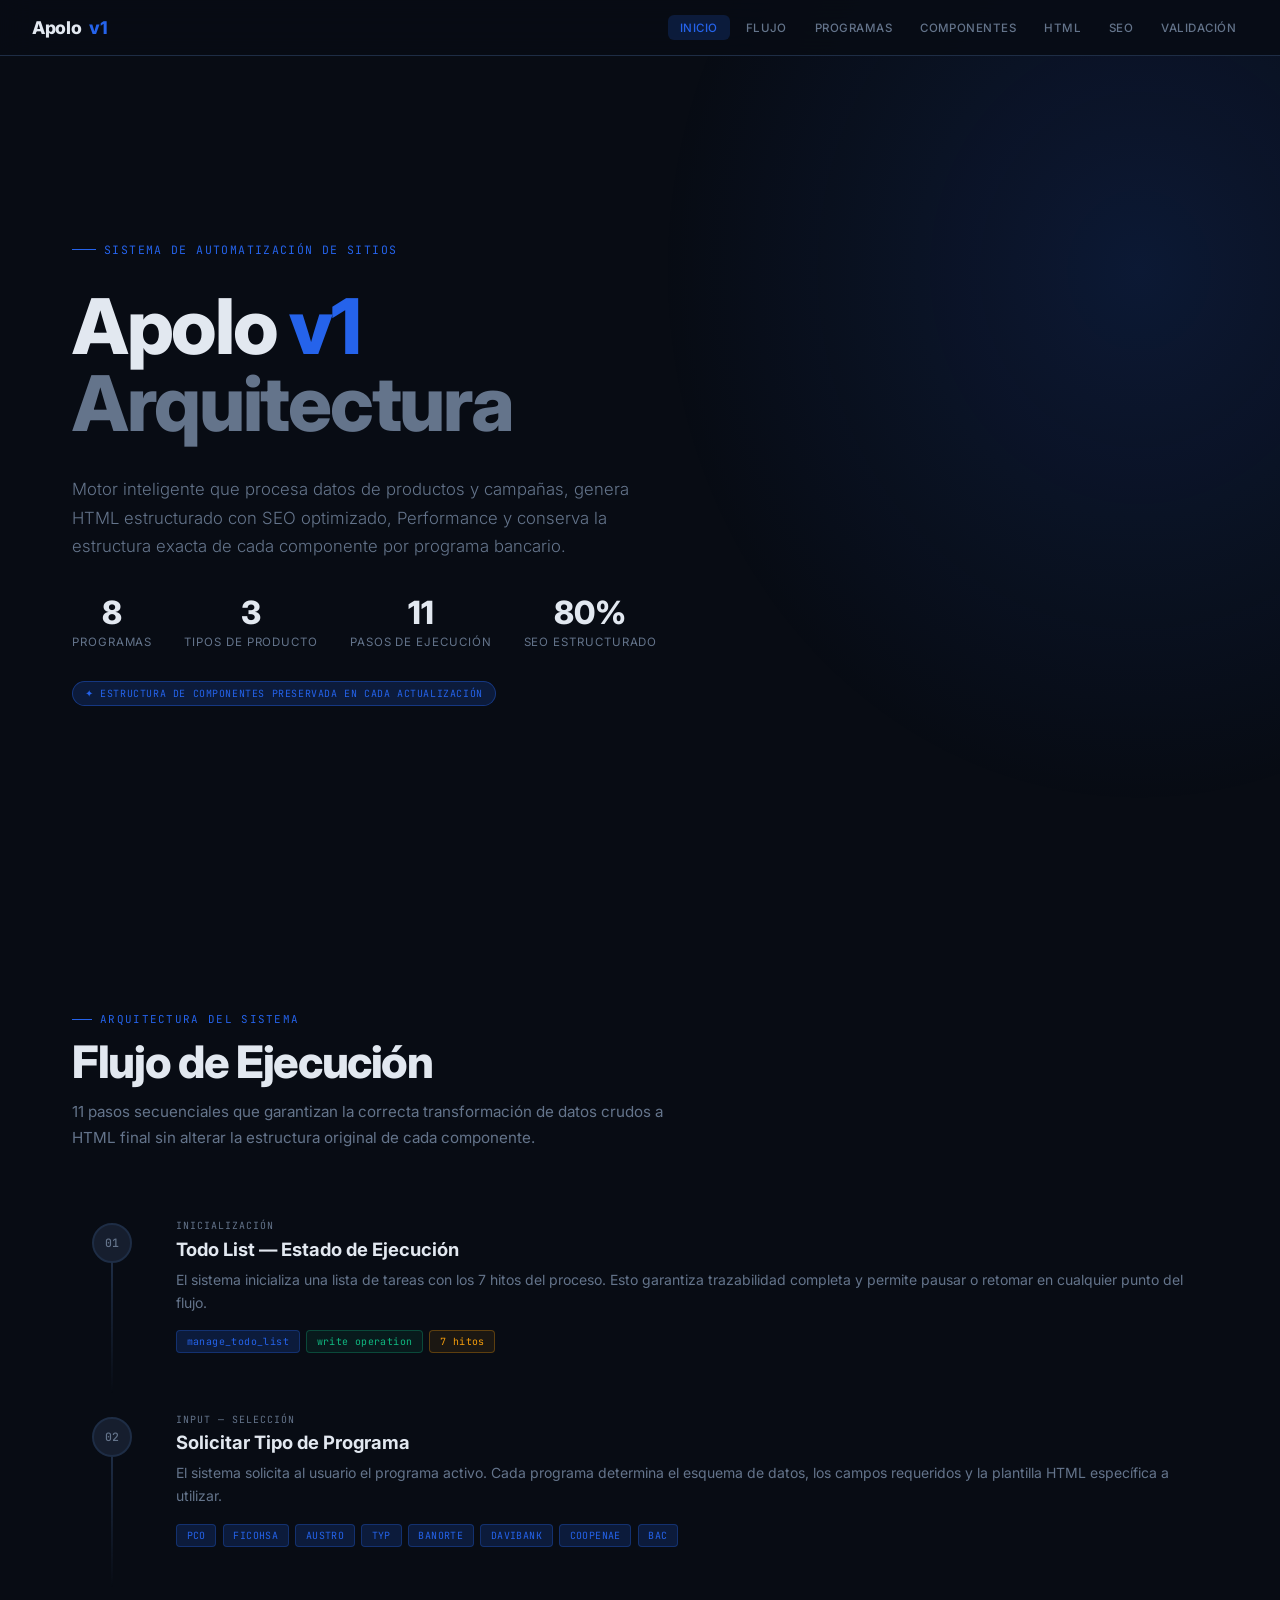
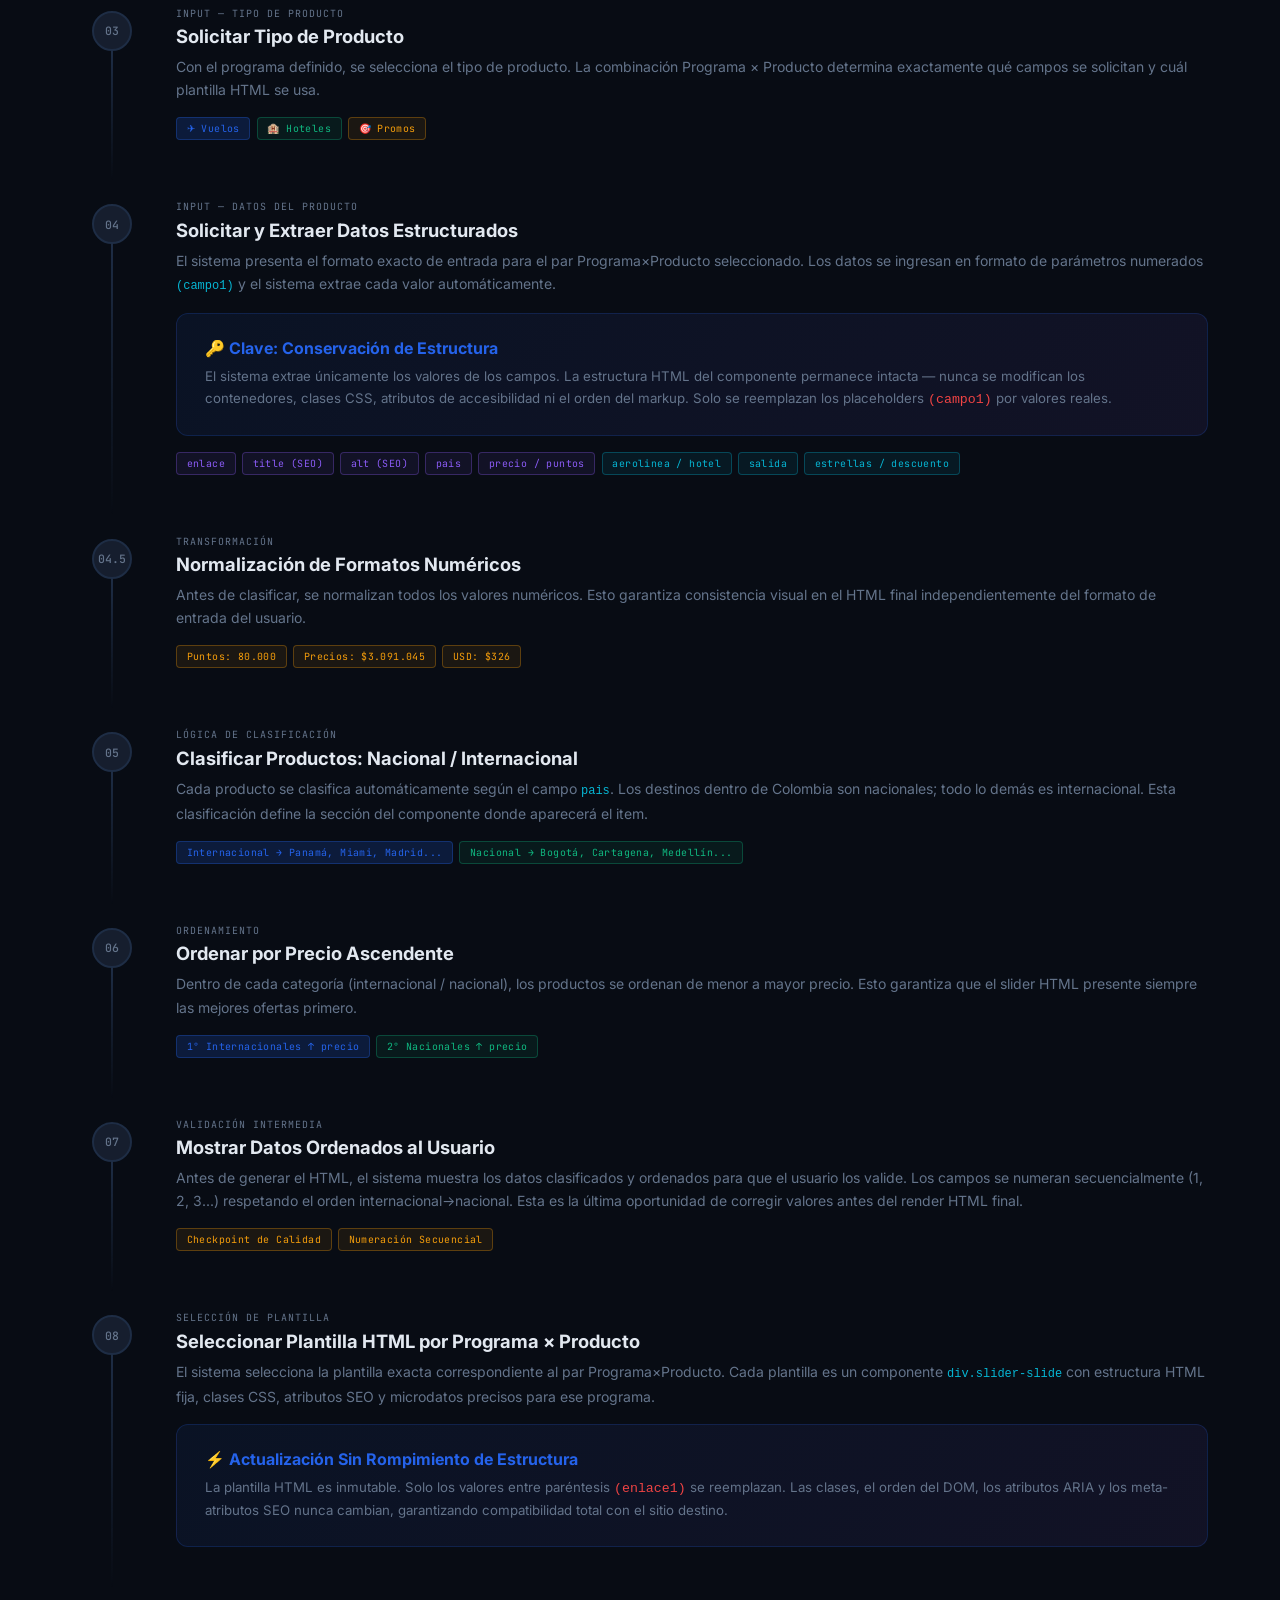
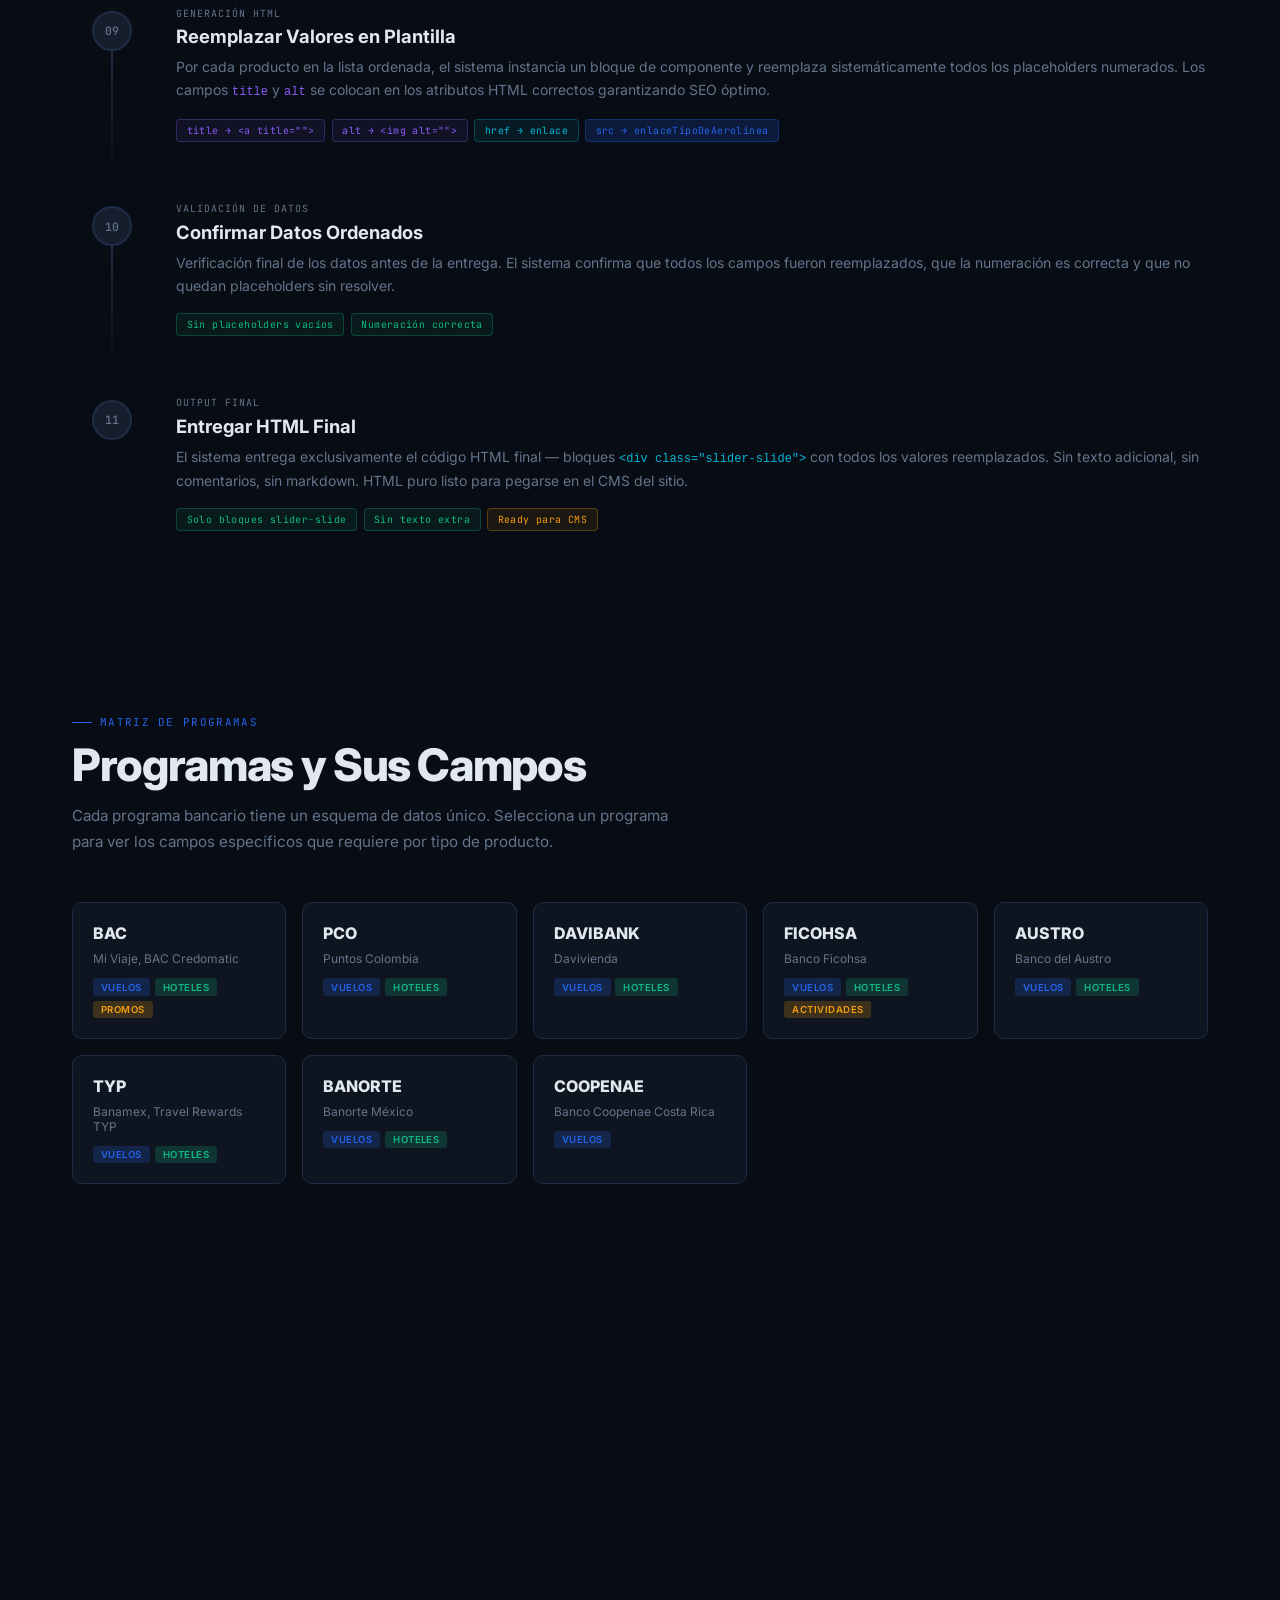
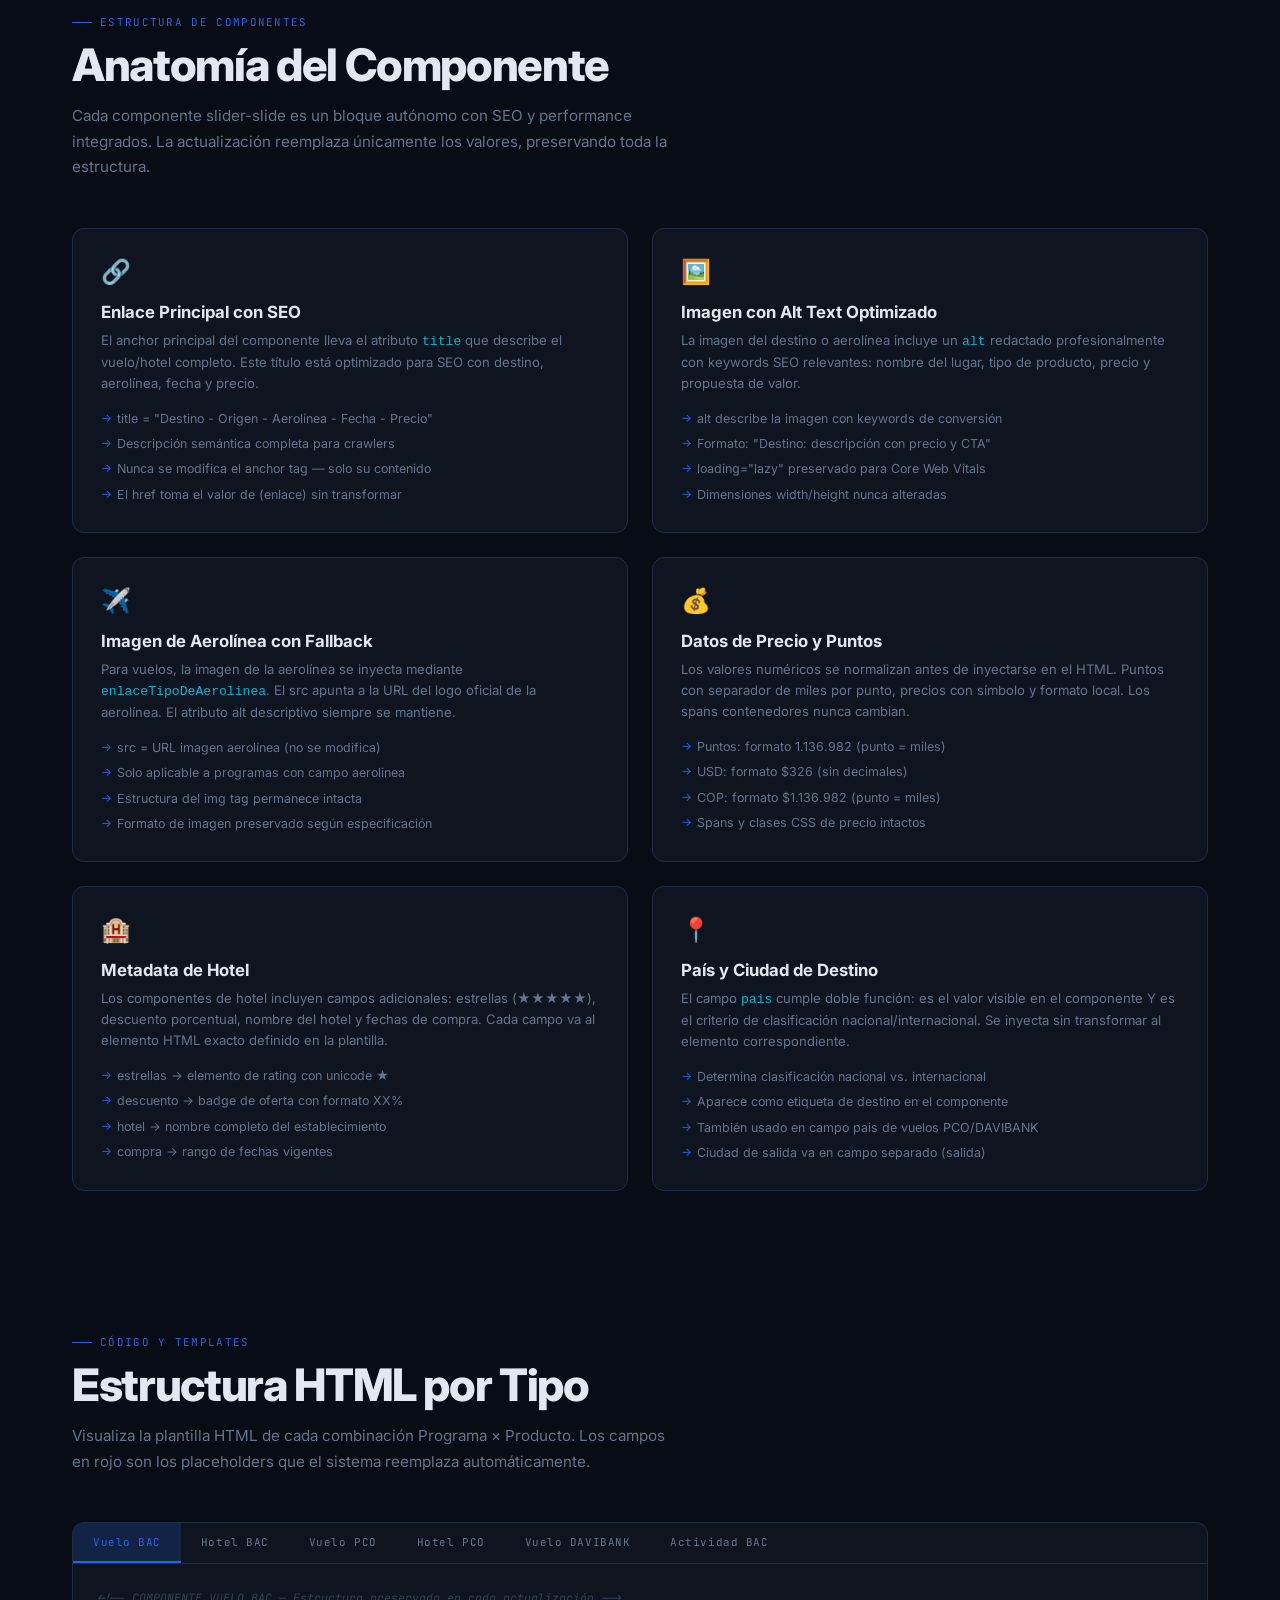
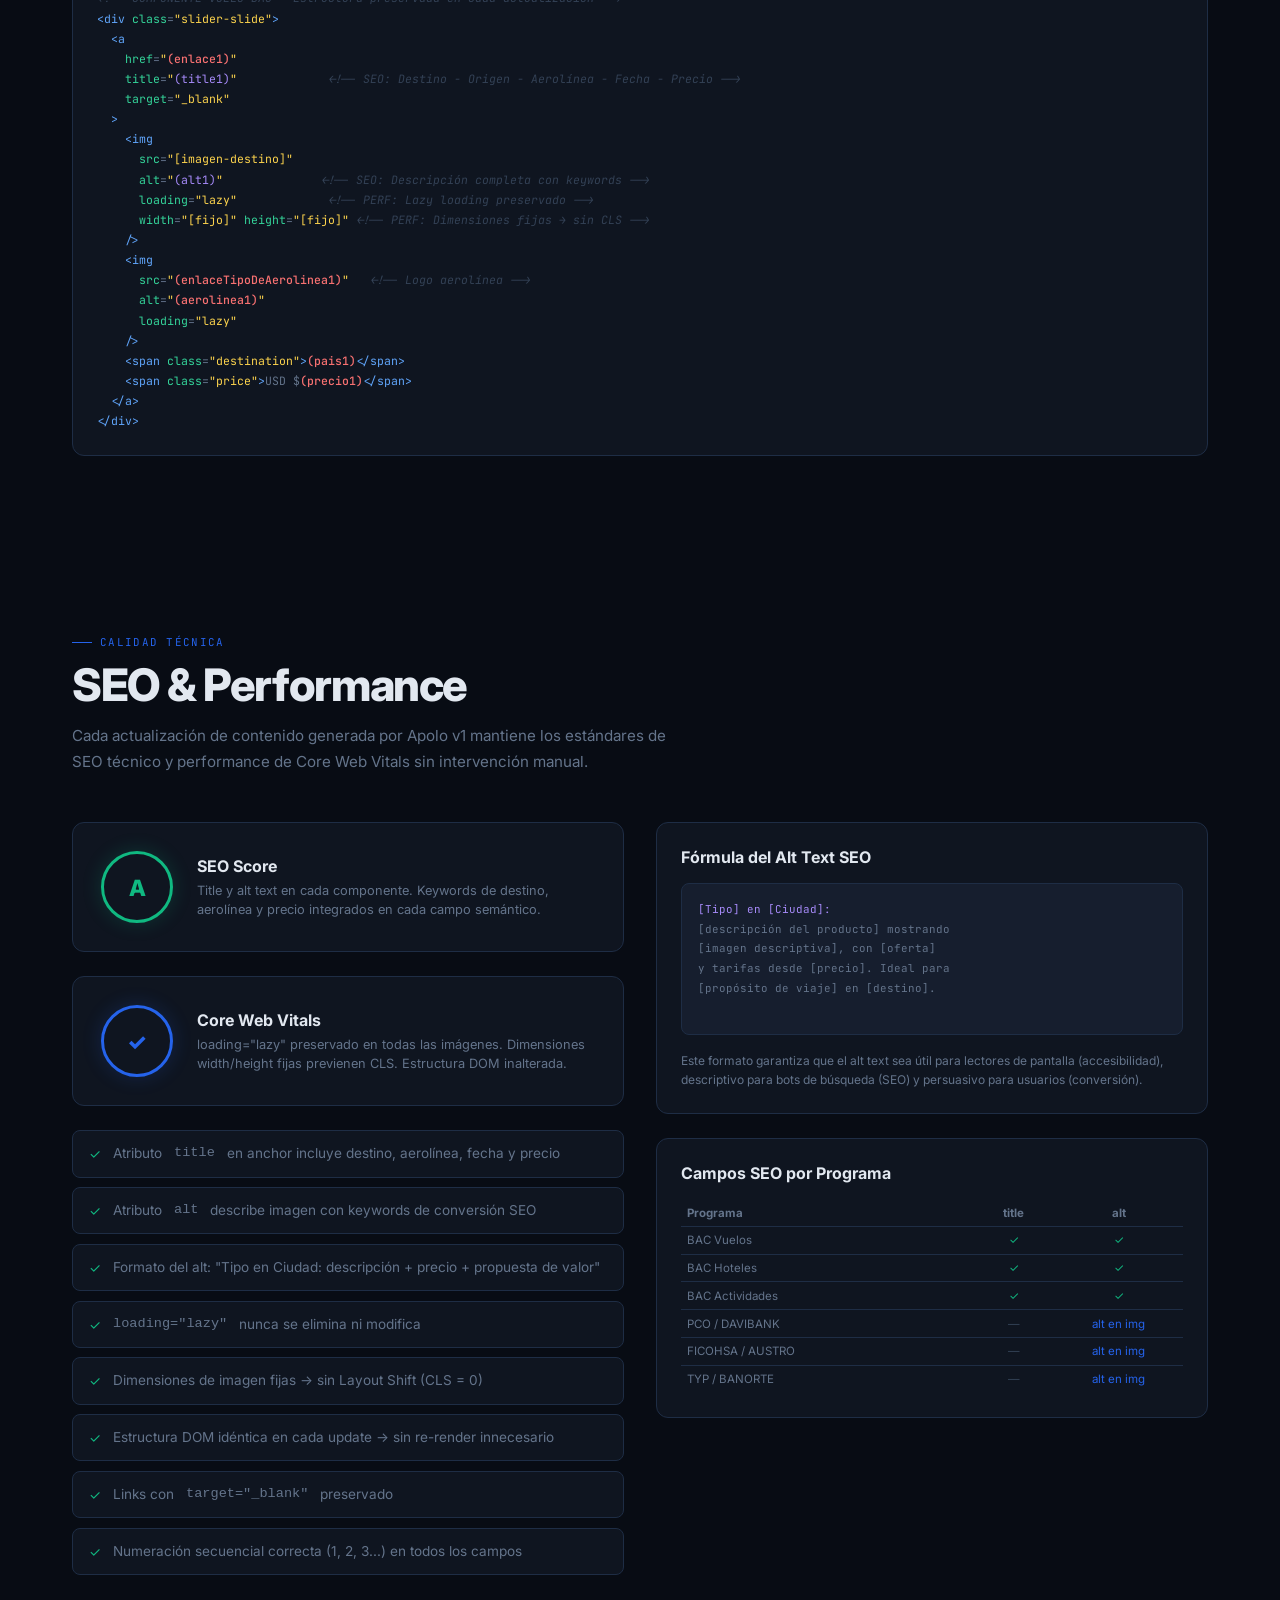
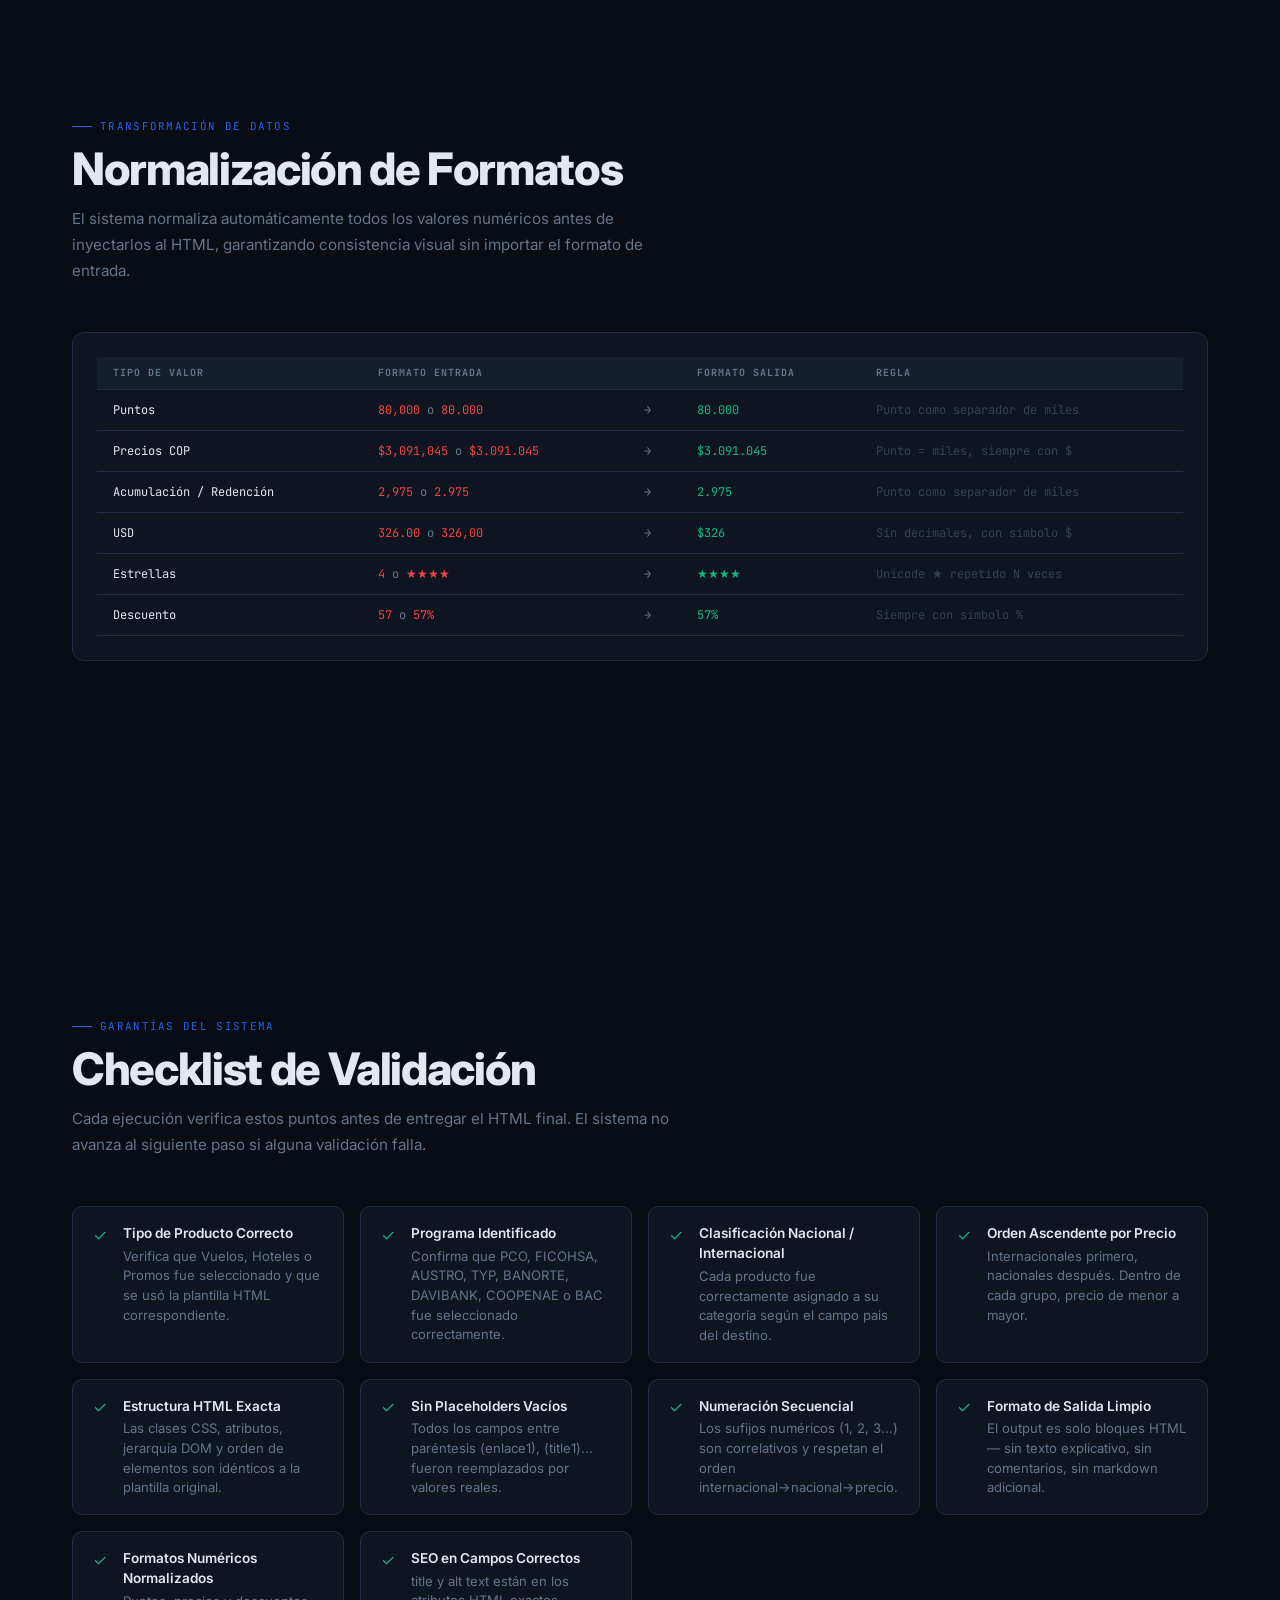
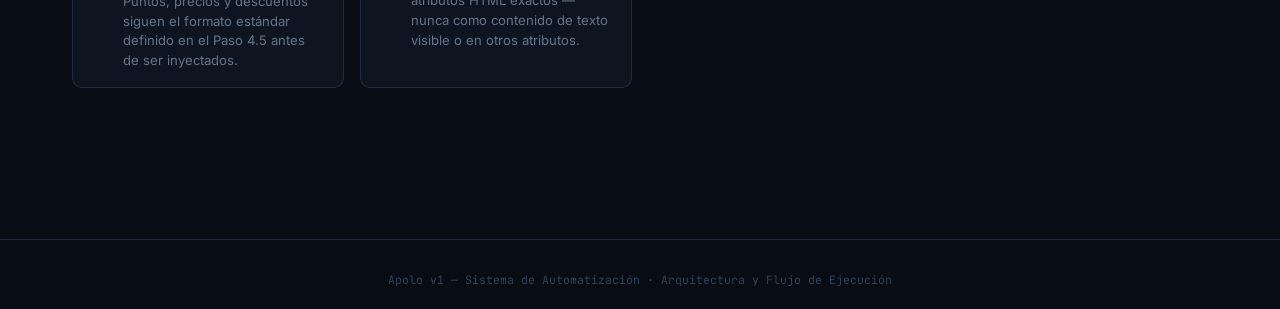
<file: apolov1.html>
<!doctype html>
<html lang="es">
  <head>
    <meta charset="UTF-8" />
    <meta name="viewport" content="width=device-width, initial-scale=1.0" />
    <title>Apolo v1 — Arquitectura del Sistema</title>
    <style>
      @import url('https://fonts.googleapis.com/css2?family=Inter:wght@300;400;500;600;700&family=JetBrains+Mono:wght@400;500&family=Syne:wght@700;800&display=swap');

      :root {
        --bg: #080c14;
        --surface: #0f1520;
        --surface-2: #161e2e;
        --border: #1e2d45;
        --accent: #2563eb;
        --accent-glow: rgba(37, 99, 235, 0.18);
        --gold: #f59e0b;
        --green: #10b981;
        --red: #ef4444;
        --purple: #8b5cf6;
        --cyan: #06b6d4;
        --text: #e2e8f0;
        --text-muted: #64748b;
        --text-dim: #334155;
      }

      * {
        margin: 0;
        padding: 0;
        box-sizing: border-box;
      }

      html {
        scroll-behavior: smooth;
      }

      body {
        background: var(--bg);
        color: var(--text);
        font-family: 'Inter', sans-serif;
        overflow-x: hidden;
      }

      /* NAV */
      nav {
        position: fixed;
        top: 0;
        left: 0;
        right: 0;
        z-index: 100;
        background: rgba(8, 12, 20, 0.85);
        backdrop-filter: blur(16px);
        border-bottom: 1px solid var(--border);
        padding: 0 2rem;
        height: 56px;
        display: flex;
        align-items: center;
        justify-content: space-between;
      }
      .nav-logo {
        font-family: 'Inter', sans-serif;
        font-size: 1.1rem;
        font-weight: 800;
        letter-spacing: -0.02em;
        color: var(--text);
        display: flex;
        align-items: center;
        gap: 0.5rem;
      }
      .nav-logo span {
        color: var(--accent);
      }
      .nav-links {
        display: flex;
        gap: 0.25rem;
      }
      .nav-links a {
        font-size: 0.72rem;
        font-weight: 500;
        color: var(--text-muted);
        text-decoration: none;
        padding: 0.35rem 0.75rem;
        border-radius: 6px;
        letter-spacing: 0.04em;
        text-transform: uppercase;
        transition: all 0.2s;
      }
      .nav-links a:hover {
        color: var(--text);
        background: var(--surface);
      }
      .nav-links a.active {
        color: var(--accent);
        background: var(--accent-glow);
      }

      /* SECTIONS */
      section {
        min-height: 100vh;
        padding: 7rem 2rem 4rem;
        max-width: 1200px;
        margin: 0 auto;
      }

      /* HERO */
      #hero {
        display: flex;
        flex-direction: column;
        justify-content: center;
        align-items: flex-start;
        gap: 2rem;
        min-height: 100vh;
        position: relative;
      }
      .hero-eyebrow {
        font-family: 'JetBrains Mono', monospace;
        font-size: 0.72rem;
        color: var(--accent);
        letter-spacing: 0.12em;
        text-transform: uppercase;
        display: flex;
        align-items: center;
        gap: 0.5rem;
      }
      .hero-eyebrow::before {
        content: '';
        display: inline-block;
        width: 24px;
        height: 1px;
        background: var(--accent);
      }
      h1 {
        font-family: 'Inter', sans-serif;
        font-size: clamp(2.8rem, 6vw, 5rem);
        font-weight: 800;
        line-height: 1;
        letter-spacing: -0.03em;
      }
      h1 .accent {
        color: var(--accent);
      }
      h1 .dim {
        color: var(--text-muted);
      }
      .hero-sub {
        font-size: 1.05rem;
        color: var(--text-muted);
        max-width: 560px;
        line-height: 1.7;
        font-weight: 300;
      }
      .hero-meta {
        display: flex;
        gap: 2rem;
      }
      .hero-stat {
        display: flex;
        flex-direction: column;
        gap: 0.2rem;
        align-items: center;
      }
      .hero-stat .num {
        font-family: 'Inter', sans-serif;
        font-size: 2rem;
        font-weight: 800;
        color: var(--text);
      }
      .hero-stat .label {
        font-size: 0.72rem;
        color: var(--text-muted);
        text-transform: uppercase;
        letter-spacing: 0.08em;
      }

      .hero-bg {
        position: fixed;
        top: 0;
        right: 0;
        width: 55vw;
        height: 100vh;
        pointer-events: none;
        z-index: 0;
        opacity: 0.15;
        background: radial-gradient(
          ellipse at 80% 30%,
          var(--accent) 0%,
          transparent 60%
        );
      }

      /* SECTION HEADERS */
      .sec-header {
        margin-bottom: 3rem;
      }
      .sec-eyebrow {
        font-family: 'JetBrains Mono', monospace;
        font-size: 0.68rem;
        color: var(--accent);
        letter-spacing: 0.12em;
        text-transform: uppercase;
        margin-bottom: 0.75rem;
        display: flex;
        align-items: center;
        gap: 0.5rem;
      }
      .sec-eyebrow::before {
        content: '';
        display: inline-block;
        width: 20px;
        height: 1px;
        background: var(--accent);
      }
      h2 {
        font-family: 'Inter', sans-serif;
        font-size: clamp(1.8rem, 3.5vw, 2.8rem);
        font-weight: 800;
        letter-spacing: -0.03em;
        line-height: 1.1;
        margin-bottom: 0.75rem;
      }
      .sec-desc {
        color: var(--text-muted);
        font-size: 0.95rem;
        line-height: 1.7;
        max-width: 600px;
      }

      /* CARDS */
      .card {
        background: var(--surface);
        border: 1px solid var(--border);
        border-radius: 12px;
        padding: 1.5rem;
        transition:
          border-color 0.2s,
          box-shadow 0.2s;
      }
      .card:hover {
        border-color: var(--accent);
        box-shadow:
          0 0 0 1px var(--accent-glow),
          0 8px 32px rgba(0, 0, 0, 0.4);
      }

      /* FLOW SECTION */
      #flujo {
        padding-top: 7rem;
      }
      .flow-grid {
        display: grid;
        gap: 0;
        position: relative;
      }

      .flow-step {
        display: grid;
        grid-template-columns: 80px 1fr;
        gap: 0;
        position: relative;
      }
      .flow-step::before {
        content: '';
        position: absolute;
        left: 39px;
        top: 64px;
        bottom: 0;
        width: 2px;
        background: linear-gradient(to bottom, var(--border), transparent);
      }
      .flow-step:last-child::before {
        display: none;
      }

      .step-left {
        display: flex;
        flex-direction: column;
        align-items: center;
        padding-top: 1.5rem;
      }
      .step-num {
        width: 40px;
        height: 40px;
        border-radius: 50%;
        background: var(--surface-2);
        border: 2px solid var(--border);
        display: flex;
        align-items: center;
        justify-content: center;
        font-family: 'JetBrains Mono', monospace;
        font-size: 0.72rem;
        font-weight: 500;
        color: var(--text-muted);
        flex-shrink: 0;
        transition: all 0.2s;
      }
      .flow-step:hover .step-num {
        border-color: var(--accent);
        color: var(--accent);
        background: var(--accent-glow);
      }

      .step-body {
        padding: 1.25rem 0 2.5rem 1.5rem;
      }
      .step-tag {
        font-family: 'JetBrains Mono', monospace;
        font-size: 0.62rem;
        color: var(--text-muted);
        letter-spacing: 0.1em;
        text-transform: uppercase;
        margin-bottom: 0.35rem;
      }
      .step-title {
        font-family: 'Inter', sans-serif;
        font-size: 1.15rem;
        font-weight: 700;
        margin-bottom: 0.5rem;
        color: var(--text);
      }
      .step-desc {
        font-size: 0.875rem;
        color: var(--text-muted);
        line-height: 1.65;
        margin-bottom: 1rem;
      }

      .step-pills {
        display: flex;
        flex-wrap: wrap;
        gap: 0.4rem;
        margin-top: 0.75rem;
      }
      .pill {
        font-family: 'JetBrains Mono', monospace;
        font-size: 0.62rem;
        padding: 0.25rem 0.6rem;
        border-radius: 4px;
        border: 1px solid;
        letter-spacing: 0.04em;
      }
      .pill-blue {
        color: var(--accent);
        border-color: rgba(37, 99, 235, 0.3);
        background: var(--accent-glow);
      }
      .pill-green {
        color: var(--green);
        border-color: rgba(16, 185, 129, 0.3);
        background: rgba(16, 185, 129, 0.08);
      }
      .pill-gold {
        color: var(--gold);
        border-color: rgba(245, 158, 11, 0.3);
        background: rgba(245, 158, 11, 0.08);
      }
      .pill-purple {
        color: var(--purple);
        border-color: rgba(139, 92, 246, 0.3);
        background: rgba(139, 92, 246, 0.08);
      }
      .pill-cyan {
        color: var(--cyan);
        border-color: rgba(6, 182, 212, 0.3);
        background: rgba(6, 182, 212, 0.08);
      }

      /* PROGRAMS MATRIX */
      #programas {
        padding-top: 5rem;
      }
      .matrix {
        display: grid;
        grid-template-columns: repeat(auto-fill, minmax(200px, 1fr));
        gap: 1rem;
      }
      .prog-card {
        background: var(--surface);
        border: 1px solid var(--border);
        border-radius: 10px;
        padding: 1.25rem;
        cursor: pointer;
        transition: all 0.2s;
      }
      .prog-card:hover {
        border-color: var(--accent);
        transform: translateY(-2px);
      }
      .prog-card.active {
        border-color: var(--accent);
        background: var(--accent-glow);
      }
      .prog-name {
        font-family: 'Inter', sans-serif;
        font-size: 1rem;
        font-weight: 800;
        margin-bottom: 0.5rem;
      }
      .prog-types {
        display: flex;
        flex-wrap: wrap;
        gap: 0.3rem;
        margin-top: 0.75rem;
      }
      .type-dot {
        font-size: 0.6rem;
        padding: 0.2rem 0.5rem;
        border-radius: 3px;
        font-weight: 600;
        letter-spacing: 0.05em;
      }
      .dot-v {
        background: rgba(37, 99, 235, 0.2);
        color: var(--accent);
      }
      .dot-h {
        background: rgba(16, 185, 129, 0.2);
        color: var(--green);
      }
      .dot-p {
        background: rgba(245, 158, 11, 0.2);
        color: var(--gold);
      }

      .prog-detail {
        margin-top: 2rem;
        background: var(--surface);
        border: 1px solid var(--border);
        border-radius: 12px;
        padding: 2rem;
        display: none;
      }
      .prog-detail.visible {
        display: block;
      }
      .prog-detail h3 {
        font-family: 'Inter', sans-serif;
        font-size: 1.3rem;
        font-weight: 800;
        margin-bottom: 1.5rem;
      }

      .fields-grid {
        display: grid;
        grid-template-columns: repeat(auto-fill, minmax(280px, 1fr));
        gap: 1rem;
      }
      .field-group {
        background: var(--surface-2);
        border: 1px solid var(--border);
        border-radius: 8px;
        padding: 1rem;
      }
      .field-group h4 {
        font-family: 'JetBrains Mono', monospace;
        font-size: 0.7rem;
        color: var(--accent);
        letter-spacing: 0.1em;
        text-transform: uppercase;
        margin-bottom: 0.75rem;
      }
      .field-list {
        list-style: none;
        display: flex;
        flex-direction: column;
        gap: 0.35rem;
      }
      .field-list li {
        font-family: 'JetBrains Mono', monospace;
        font-size: 0.72rem;
        color: var(--text-muted);
        display: flex;
        align-items: baseline;
        gap: 0.4rem;
      }
      .field-list li code {
        color: var(--cyan);
        font-size: 0.68rem;
      }
      .field-list li .f-desc {
        color: var(--text-dim);
        font-size: 0.65rem;
      }

      /* COMPONENTS / SEO */
      #componentes {
        padding-top: 5rem;
      }
      .comp-grid {
        display: grid;
        grid-template-columns: 1fr 1fr;
        gap: 1.5rem;
      }
      @media (max-width: 768px) {
        .comp-grid {
          grid-template-columns: 1fr;
        }
      }

      .comp-card {
        background: var(--surface);
        border: 1px solid var(--border);
        border-radius: 12px;
        padding: 1.75rem;
        transition: all 0.25s;
      }
      .comp-card:hover {
        border-color: var(--accent);
      }
      .comp-icon {
        font-size: 1.5rem;
        margin-bottom: 1rem;
      }
      .comp-title {
        font-family: 'Inter', sans-serif;
        font-size: 1.05rem;
        font-weight: 700;
        margin-bottom: 0.5rem;
      }
      .comp-desc {
        font-size: 0.82rem;
        color: var(--text-muted);
        line-height: 1.6;
        margin-bottom: 1rem;
      }
      .comp-attrs {
        list-style: none;
        display: flex;
        flex-direction: column;
        gap: 0.4rem;
      }
      .comp-attrs li {
        font-size: 0.78rem;
        color: var(--text-muted);
        padding-left: 1rem;
        position: relative;
        line-height: 1.5;
      }
      .comp-attrs li::before {
        content: '→';
        position: absolute;
        left: 0;
        color: var(--accent);
        font-size: 0.72rem;
      }

      /* HTML ANATOMY */
      #estructura {
        padding-top: 5rem;
      }
      .html-viewer {
        background: var(--surface);
        border: 1px solid var(--border);
        border-radius: 12px;
        overflow: hidden;
      }
      .html-tabs {
        display: flex;
        border-bottom: 1px solid var(--border);
        overflow-x: auto;
      }
      .html-tab {
        padding: 0.75rem 1.25rem;
        font-family: 'JetBrains Mono', monospace;
        font-size: 0.68rem;
        color: var(--text-muted);
        border: none;
        background: none;
        cursor: pointer;
        white-space: nowrap;
        letter-spacing: 0.05em;
        border-bottom: 2px solid transparent;
        transition: all 0.15s;
      }
      .html-tab:hover {
        color: var(--text);
      }
      .html-tab.active {
        color: var(--accent);
        border-bottom-color: var(--accent);
        background: var(--accent-glow);
      }

      .html-panel {
        display: none;
        padding: 1.5rem;
      }
      .html-panel.active {
        display: block;
      }
      pre {
        font-family: 'JetBrains Mono', monospace;
        font-size: 0.72rem;
        line-height: 1.75;
        color: var(--text-muted);
        overflow-x: auto;
        white-space: pre;
      }
      .hl-tag {
        color: #60a5fa;
      }
      .hl-attr {
        color: #34d399;
      }
      .hl-val {
        color: #fcd34d;
      }
      .hl-placeholder {
        color: #f87171;
        font-weight: 500;
      }
      .hl-comment {
        color: var(--text-dim);
        font-style: italic;
      }
      .hl-seo {
        color: #a78bfa;
      }

      /* SEO & PERFORMANCE */
      #seo {
        padding-top: 5rem;
      }
      .seo-grid {
        display: grid;
        grid-template-columns: 1fr 1fr;
        gap: 2rem;
      }
      @media (max-width: 768px) {
        .seo-grid {
          grid-template-columns: 1fr;
        }
      }

      .perf-score {
        display: flex;
        align-items: center;
        gap: 1.5rem;
        background: var(--surface);
        border: 1px solid var(--border);
        border-radius: 12px;
        padding: 1.75rem;
        margin-bottom: 1.5rem;
      }
      .score-ring {
        width: 72px;
        height: 72px;
        flex-shrink: 0;
        border-radius: 50%;
        display: flex;
        align-items: center;
        justify-content: center;
        font-family: 'Inter', sans-serif;
        font-size: 1.4rem;
        font-weight: 800;
        position: relative;
      }
      .score-ring::before {
        content: '';
        position: absolute;
        inset: 0;
        border-radius: 50%;
        border: 3px solid var(--border);
      }
      .ring-green {
        color: var(--green);
        box-shadow: 0 0 20px rgba(16, 185, 129, 0.2);
      }
      .ring-green::before {
        border-color: var(--green);
      }
      .ring-blue {
        color: var(--accent);
        box-shadow: 0 0 20px rgba(37, 99, 235, 0.2);
      }
      .ring-blue::before {
        border-color: var(--accent);
      }

      .score-info h4 {
        font-family: 'Inter', sans-serif;
        font-size: 1rem;
        font-weight: 700;
        margin-bottom: 0.3rem;
      }
      .score-info p {
        font-size: 0.8rem;
        color: var(--text-muted);
        line-height: 1.5;
      }

      .seo-checklist {
        list-style: none;
        display: flex;
        flex-direction: column;
        gap: 0.6rem;
      }
      .seo-checklist li {
        display: flex;
        align-items: flex-start;
        gap: 0.75rem;
        font-size: 0.85rem;
        color: var(--text-muted);
        padding: 0.75rem 1rem;
        background: var(--surface);
        border: 1px solid var(--border);
        border-radius: 8px;
        line-height: 1.5;
      }
      .check {
        font-size: 0.85rem;
        flex-shrink: 0;
        margin-top: 0.05rem;
      }
      .check.ok {
        color: var(--green);
      }
      .check.info {
        color: var(--accent);
      }

      /* NORMALIZATION */
      #normalizacion {
        padding-top: 5rem;
      }
      .norm-table {
        width: 100%;
        border-collapse: collapse;
        font-family: 'JetBrains Mono', monospace;
        font-size: 0.75rem;
      }
      .norm-table th {
        text-align: left;
        padding: 0.6rem 1rem;
        background: var(--surface-2);
        color: var(--text-muted);
        font-size: 0.62rem;
        text-transform: uppercase;
        letter-spacing: 0.1em;
        border-bottom: 1px solid var(--border);
      }
      .norm-table td {
        padding: 0.75rem 1rem;
        border-bottom: 1px solid var(--border);
        color: var(--text-muted);
        vertical-align: top;
      }
      .norm-table tr:hover td {
        background: var(--surface);
      }
      .from {
        color: var(--red);
      }
      .to {
        color: var(--green);
      }
      .arrow {
        color: var(--text-dim);
      }

      /* VALIDATION */
      #validacion {
        padding-top: 5rem;
      }
      .val-grid {
        display: grid;
        grid-template-columns: repeat(auto-fill, minmax(260px, 1fr));
        gap: 1rem;
      }
      .val-item {
        display: flex;
        gap: 1rem;
        align-items: flex-start;
        background: var(--surface);
        border: 1px solid var(--border);
        border-radius: 10px;
        padding: 1rem 1.25rem;
      }
      .val-check {
        color: var(--green);
        font-size: 1rem;
        flex-shrink: 0;
        margin-top: 0.1rem;
      }
      .val-text {
        font-size: 0.82rem;
        color: var(--text-muted);
        line-height: 1.5;
      }
      .val-text strong {
        color: var(--text);
        font-weight: 600;
        display: block;
        margin-bottom: 0.2rem;
        font-size: 0.85rem;
      }

      /* FOOTER */
      footer {
        border-top: 1px solid var(--border);
        padding: 2rem;
        text-align: center;
        font-size: 0.72rem;
        color: var(--text-dim);
        font-family: 'JetBrains Mono', monospace;
      }

      /* ANIMATIONS */
      @keyframes fadeUp {
        from {
          opacity: 0;
          transform: translateY(20px);
        }
        to {
          opacity: 1;
          transform: translateY(0);
        }
      }
      .fade-up {
        animation: fadeUp 0.5s ease forwards;
      }

      /* BADGE */
      .badge {
        display: inline-flex;
        align-items: center;
        gap: 0.4rem;
        font-family: 'JetBrains Mono', monospace;
        font-size: 0.62rem;
        padding: 0.3rem 0.75rem;
        border-radius: 100px;
        border: 1px solid;
        letter-spacing: 0.06em;
        text-transform: uppercase;
      }
      .badge-blue {
        color: var(--accent);
        border-color: rgba(37, 99, 235, 0.4);
        background: var(--accent-glow);
      }

      /* CONNECTOR LINES in flow */
      .connector {
        display: flex;
        align-items: center;
        gap: 0.5rem;
        margin: 0.75rem 0;
        font-family: 'JetBrains Mono', monospace;
        font-size: 0.68rem;
        color: var(--text-dim);
      }
      .connector::before,
      .connector::after {
        content: '';
        flex: 1;
        height: 1px;
        background: var(--border);
      }

      /* HIGHLIGHT BOX */
      .highlight-box {
        background: linear-gradient(
          135deg,
          rgba(37, 99, 235, 0.08),
          rgba(139, 92, 246, 0.08)
        );
        border: 1px solid rgba(37, 99, 235, 0.2);
        border-radius: 12px;
        padding: 1.5rem 1.75rem;
        margin-top: 1.5rem;
      }
      .highlight-box h4 {
        font-family: 'Inter', sans-serif;
        font-size: 1rem;
        font-weight: 700;
        color: var(--accent);
        margin-bottom: 0.5rem;
      }
      .highlight-box p {
        font-size: 0.83rem;
        color: var(--text-muted);
        line-height: 1.65;
      }
    </style>
  </head>
  <body>
    <div class="hero-bg"></div>

    <nav>
      <div class="nav-logo">Apolo <span>v1</span></div>
      <div class="nav-links">
        <a href="#hero" class="active">Inicio</a>
        <a href="#flujo">Flujo</a>
        <a href="#programas">Programas</a>
        <a href="#componentes">Componentes</a>
        <a href="#estructura">HTML</a>
        <a href="#seo">SEO</a>
        <a href="#validacion">Validación</a>
      </div>
    </nav>

    <!-- HERO -->
    <section id="hero">
      <div class="hero-eyebrow">
        Sistema de Automatización de Sitios
      </div>
      <h1>
        Apolo <span class="accent">v1</span><br />
        <span class="dim">Arquitectura</span>
      </h1>
      <p class="hero-sub">
        Motor inteligente que procesa datos de productos y campañas, genera HTML
        estructurado con SEO optimizado, Performance y conserva la estructura
        exacta de cada componente por programa bancario.
      </p>
      <div class="hero-meta">
        <div class="hero-stat">
          <span class="num">8</span>
          <span class="label">Programas</span>
        </div>
        <div class="hero-stat">
          <span class="num">3</span>
          <span class="label">Tipos de Producto</span>
        </div>
        <div class="hero-stat">
          <span class="num">11</span>
          <span class="label">Pasos de Ejecución</span>
        </div>
        <div class="hero-stat">
          <span class="num">80%</span>
          <span class="label">SEO Estructurado</span>
        </div>
      </div>
      <div class="badge badge-blue">
        ✦ Estructura de Componentes Preservada en Cada Actualización
      </div>
    </section>

    <!-- FLUJO -->
    <section id="flujo">
      <div class="sec-header">
        <div class="sec-eyebrow">Arquitectura del Sistema</div>
        <h2>Flujo de Ejecución</h2>
        <p class="sec-desc">
          11 pasos secuenciales que garantizan la correcta transformación de
          datos crudos a HTML final sin alterar la estructura original de cada
          componente.
        </p>
      </div>

      <div class="flow-grid">
        <div class="flow-step">
          <div class="step-left"><div class="step-num">01</div></div>
          <div class="step-body">
            <div class="step-tag">Inicialización</div>
            <div class="step-title">Todo List — Estado de Ejecución</div>
            <div class="step-desc">
              El sistema inicializa una lista de tareas con los 7 hitos del
              proceso. Esto garantiza trazabilidad completa y permite pausar o
              retomar en cualquier punto del flujo.
            </div>
            <div class="step-pills">
              <span class="pill pill-blue">manage_todo_list</span>
              <span class="pill pill-green">write operation</span>
              <span class="pill pill-gold">7 hitos</span>
            </div>
          </div>
        </div>

        <div class="flow-step">
          <div class="step-left"><div class="step-num">02</div></div>
          <div class="step-body">
            <div class="step-tag">Input — Selección</div>
            <div class="step-title">Solicitar Tipo de Programa</div>
            <div class="step-desc">
              El sistema solicita al usuario el programa activo. Cada programa
              determina el esquema de datos, los campos requeridos y la
              plantilla HTML específica a utilizar.
            </div>
            <div class="step-pills">
              <span class="pill pill-blue">PCO</span>
              <span class="pill pill-blue">FICOHSA</span>
              <span class="pill pill-blue">AUSTRO</span>
              <span class="pill pill-blue">TYP</span>
              <span class="pill pill-blue">BANORTE</span>
              <span class="pill pill-blue">DAVIBANK</span>
              <span class="pill pill-blue">COOPENAE</span>
              <span class="pill pill-blue">BAC</span>
            </div>
          </div>
        </div>

        <div class="flow-step">
          <div class="step-left"><div class="step-num">03</div></div>
          <div class="step-body">
            <div class="step-tag">Input — Tipo de Producto</div>
            <div class="step-title">Solicitar Tipo de Producto</div>
            <div class="step-desc">
              Con el programa definido, se selecciona el tipo de producto. La
              combinación Programa × Producto determina exactamente qué campos
              se solicitan y cuál plantilla HTML se usa.
            </div>
            <div class="step-pills">
              <span class="pill pill-blue">✈ Vuelos</span>
              <span class="pill pill-green">🏨 Hoteles</span>
              <span class="pill pill-gold">🎯 Promos</span>
            </div>
          </div>
        </div>

        <div class="flow-step">
          <div class="step-left"><div class="step-num">04</div></div>
          <div class="step-body">
            <div class="step-tag">Input — Datos del Producto</div>
            <div class="step-title">
              Solicitar y Extraer Datos Estructurados
            </div>
            <div class="step-desc">
              El sistema presenta el formato exacto de entrada para el par
              Programa×Producto seleccionado. Los datos se ingresan en formato
              de parámetros numerados
              <code style="color: var(--cyan); font-size: 0.75rem"
                >(campo1)</code
              >
              y el sistema extrae cada valor automáticamente.
            </div>

            <div class="highlight-box" style="margin-top: 1rem">
              <h4>🔑 Clave: Conservación de Estructura</h4>
              <p>
                El sistema extrae únicamente los valores de los campos. La
                estructura HTML del componente permanece intacta — nunca se
                modifican los contenedores, clases CSS, atributos de
                accesibilidad ni el orden del markup. Solo se reemplazan los
                placeholders <code style="color: var(--red)">(campo1)</code> por
                valores reales.
              </p>
            </div>

            <div class="step-pills" style="margin-top: 1rem">
              <span class="pill pill-purple">enlace</span>
              <span class="pill pill-purple">title (SEO)</span>
              <span class="pill pill-purple">alt (SEO)</span>
              <span class="pill pill-purple">pais</span>
              <span class="pill pill-purple">precio / puntos</span>
              <span class="pill pill-cyan">aerolinea / hotel</span>
              <span class="pill pill-cyan">salida</span>
              <span class="pill pill-cyan">estrellas / descuento</span>
            </div>
          </div>
        </div>

        <div class="flow-step">
          <div class="step-left"><div class="step-num">04.5</div></div>
          <div class="step-body">
            <div class="step-tag">Transformación</div>
            <div class="step-title">Normalización de Formatos Numéricos</div>
            <div class="step-desc">
              Antes de clasificar, se normalizan todos los valores numéricos.
              Esto garantiza consistencia visual en el HTML final
              independientemente del formato de entrada del usuario.
            </div>
            <div class="step-pills">
              <span class="pill pill-gold">Puntos: 80.000</span>
              <span class="pill pill-gold">Precios: $3.091.045</span>
              <span class="pill pill-gold">USD: $326</span>
            </div>
          </div>
        </div>

        <div class="flow-step">
          <div class="step-left"><div class="step-num">05</div></div>
          <div class="step-body">
            <div class="step-tag">Lógica de Clasificación</div>
            <div class="step-title">
              Clasificar Productos: Nacional / Internacional
            </div>
            <div class="step-desc">
              Cada producto se clasifica automáticamente según el campo
              <code style="color: var(--cyan); font-size: 0.75rem">pais</code>.
              Los destinos dentro de Colombia son nacionales; todo lo demás es
              internacional. Esta clasificación define la sección del componente
              donde aparecerá el item.
            </div>
            <div class="step-pills">
              <span class="pill pill-blue"
                >Internacional → Panamá, Miami, Madrid...</span
              >
              <span class="pill pill-green"
                >Nacional → Bogotá, Cartagena, Medellín...</span
              >
            </div>
          </div>
        </div>

        <div class="flow-step">
          <div class="step-left"><div class="step-num">06</div></div>
          <div class="step-body">
            <div class="step-tag">Ordenamiento</div>
            <div class="step-title">Ordenar por Precio Ascendente</div>
            <div class="step-desc">
              Dentro de cada categoría (internacional / nacional), los productos
              se ordenan de menor a mayor precio. Esto garantiza que el slider
              HTML presente siempre las mejores ofertas primero.
            </div>
            <div class="step-pills">
              <span class="pill pill-blue">1° Internacionales ↑ precio</span>
              <span class="pill pill-green">2° Nacionales ↑ precio</span>
            </div>
          </div>
        </div>

        <div class="flow-step">
          <div class="step-left"><div class="step-num">07</div></div>
          <div class="step-body">
            <div class="step-tag">Validación Intermedia</div>
            <div class="step-title">Mostrar Datos Ordenados al Usuario</div>
            <div class="step-desc">
              Antes de generar el HTML, el sistema muestra los datos
              clasificados y ordenados para que el usuario los valide. Los
              campos se numeran secuencialmente (1, 2, 3...) respetando el orden
              internacional→nacional. Esta es la última oportunidad de corregir
              valores antes del render HTML final.
            </div>
            <div class="step-pills">
              <span class="pill pill-gold">Checkpoint de Calidad</span>
              <span class="pill pill-gold">Numeración Secuencial</span>
            </div>
          </div>
        </div>

        <div class="flow-step">
          <div class="step-left"><div class="step-num">08</div></div>
          <div class="step-body">
            <div class="step-tag">Selección de Plantilla</div>
            <div class="step-title">
              Seleccionar Plantilla HTML por Programa × Producto
            </div>
            <div class="step-desc">
              El sistema selecciona la plantilla exacta correspondiente al par
              Programa×Producto. Cada plantilla es un componente
              <code style="color: var(--cyan); font-size: 0.75rem"
                >div.slider-slide</code
              >
              con estructura HTML fija, clases CSS, atributos SEO y microdatos
              precisos para ese programa.
            </div>

            <div class="highlight-box" style="margin-top: 1rem">
              <h4>⚡ Actualización Sin Rompimiento de Estructura</h4>
              <p>
                La plantilla HTML es inmutable. Solo los valores entre
                paréntesis <code style="color: var(--red)">(enlace1)</code> se
                reemplazan. Las clases, el orden del DOM, los atributos ARIA y
                los meta-atributos SEO nunca cambian, garantizando
                compatibilidad total con el sitio destino.
              </p>
            </div>
          </div>
        </div>

        <div class="flow-step">
          <div class="step-left"><div class="step-num">09</div></div>
          <div class="step-body">
            <div class="step-tag">Generación HTML</div>
            <div class="step-title">Reemplazar Valores en Plantilla</div>
            <div class="step-desc">
              Por cada producto en la lista ordenada, el sistema instancia un
              bloque de componente y reemplaza sistemáticamente todos los
              placeholders numerados. Los campos
              <code style="color: var(--purple); font-size: 0.75rem"
                >title</code
              >
              y
              <code style="color: var(--purple); font-size: 0.75rem">alt</code>
              se colocan en los atributos HTML correctos garantizando SEO
              óptimo.
            </div>
            <div class="step-pills">
              <span class="pill pill-purple">title → &lt;a title=""&gt;</span>
              <span class="pill pill-purple">alt → &lt;img alt=""&gt;</span>
              <span class="pill pill-cyan">href → enlace</span>
              <span class="pill pill-blue">src → enlaceTipoDeAerolinea</span>
            </div>
          </div>
        </div>

        <div class="flow-step">
          <div class="step-left"><div class="step-num">10</div></div>
          <div class="step-body">
            <div class="step-tag">Validación de Datos</div>
            <div class="step-title">Confirmar Datos Ordenados</div>
            <div class="step-desc">
              Verificación final de los datos antes de la entrega. El sistema
              confirma que todos los campos fueron reemplazados, que la
              numeración es correcta y que no quedan placeholders sin resolver.
            </div>
            <div class="step-pills">
              <span class="pill pill-green">Sin placeholders vacíos</span>
              <span class="pill pill-green">Numeración correcta</span>
            </div>
          </div>
        </div>

        <div class="flow-step">
          <div class="step-left"><div class="step-num">11</div></div>
          <div class="step-body">
            <div class="step-tag">Output Final</div>
            <div class="step-title">Entregar HTML Final</div>
            <div class="step-desc">
              El sistema entrega exclusivamente el código HTML final — bloques
              <code style="color: var(--cyan); font-size: 0.75rem"
                >&lt;div class="slider-slide"&gt;</code
              >
              con todos los valores reemplazados. Sin texto adicional, sin
              comentarios, sin markdown. HTML puro listo para pegarse en el CMS
              del sitio.
            </div>
            <div class="step-pills">
              <span class="pill pill-green">Solo bloques slider-slide</span>
              <span class="pill pill-green">Sin texto extra</span>
              <span class="pill pill-gold">Ready para CMS</span>
            </div>
          </div>
        </div>
      </div>
    </section>

    <!-- PROGRAMAS -->
    <section id="programas">
      <div class="sec-header">
        <div class="sec-eyebrow">Matriz de Programas</div>
        <h2>Programas y Sus Campos</h2>
        <p class="sec-desc">
          Cada programa bancario tiene un esquema de datos único. Selecciona un
          programa para ver los campos específicos que requiere por tipo de
          producto.
        </p>
      </div>

      <div class="matrix">
        <div class="prog-card" onclick="showProg('bac')">
          <div class="prog-name">BAC</div>
          <div style="font-size: 0.75rem; color: var(--text-muted)">
            Mi Viaje, BAC Credomatic
          </div>
          <div class="prog-types">
            <span class="type-dot dot-v">VUELOS</span>
            <span class="type-dot dot-h">HOTELES</span>
            <span class="type-dot dot-p">PROMOS</span>
          </div>
        </div>
        <div class="prog-card" onclick="showProg('pco')">
          <div class="prog-name">PCO</div>
          <div style="font-size: 0.75rem; color: var(--text-muted)">
            Puntos Colombia
          </div>
          <div class="prog-types">
            <span class="type-dot dot-v">VUELOS</span>
            <span class="type-dot dot-h">HOTELES</span>
          </div>
        </div>
        <div class="prog-card" onclick="showProg('davibank')">
          <div class="prog-name">DAVIBANK</div>
          <div style="font-size: 0.75rem; color: var(--text-muted)">
            Davivienda
          </div>
          <div class="prog-types">
            <span class="type-dot dot-v">VUELOS</span>
            <span class="type-dot dot-h">HOTELES</span>
          </div>
        </div>
        <div class="prog-card" onclick="showProg('ficohsa')">
          <div class="prog-name">FICOHSA</div>
          <div style="font-size: 0.75rem; color: var(--text-muted)">
            Banco Ficohsa
          </div>
          <div class="prog-types">
            <span class="type-dot dot-v">VUELOS</span>
            <span class="type-dot dot-h">HOTELES</span>
            <span class="type-dot dot-p">ACTIVIDADES</span>
          </div>
        </div>
        <div class="prog-card" onclick="showProg('austro')">
          <div class="prog-name">AUSTRO</div>
          <div style="font-size: 0.75rem; color: var(--text-muted)">
            Banco del Austro
          </div>
          <div class="prog-types">
            <span class="type-dot dot-v">VUELOS</span>
            <span class="type-dot dot-h">HOTELES</span>
          </div>
        </div>
        <div class="prog-card" onclick="showProg('typ')">
          <div class="prog-name">TYP</div>
          <div style="font-size: 0.75rem; color: var(--text-muted)">
            Banamex, Travel Rewards TYP
          </div>
          <div class="prog-types">
            <span class="type-dot dot-v">VUELOS</span>
            <span class="type-dot dot-h">HOTELES</span>
          </div>
        </div>
        <div class="prog-card" onclick="showProg('banorte')">
          <div class="prog-name">BANORTE</div>
          <div style="font-size: 0.75rem; color: var(--text-muted)">
            Banorte México
          </div>
          <div class="prog-types">
            <span class="type-dot dot-v">VUELOS</span>
            <span class="type-dot dot-h">HOTELES</span>
          </div>
        </div>
        <div class="prog-card" onclick="showProg('coopenae')">
          <div class="prog-name">COOPENAE</div>
          <div style="font-size: 0.75rem; color: var(--text-muted)">
            Banco Coopenae Costa Rica
          </div>
          <div class="prog-types">
            <span class="type-dot dot-v">VUELOS</span>
          </div>
        </div>
      </div>

      <div id="prog-detail" class="prog-detail">
        <!-- injected by JS -->
      </div>
    </section>

    <!-- COMPONENTES HTML -->
    <section id="componentes">
      <div class="sec-header">
        <div class="sec-eyebrow">Estructura de Componentes</div>
        <h2>Anatomía del Componente</h2>
        <p class="sec-desc">
          Cada componente slider-slide es un bloque autónomo con SEO y
          performance integrados. La actualización reemplaza únicamente los
          valores, preservando toda la estructura.
        </p>
      </div>

      <div class="comp-grid">
        <div class="comp-card">
          <div class="comp-icon">🔗</div>
          <div class="comp-title">Enlace Principal con SEO</div>
          <div class="comp-desc">
            El anchor principal del componente lleva el atributo
            <code style="color: var(--cyan)">title</code> que describe el
            vuelo/hotel completo. Este título está optimizado para SEO con
            destino, aerolínea, fecha y precio.
          </div>
          <ul class="comp-attrs">
            <li>title = "Destino - Origen - Aerolínea - Fecha - Precio"</li>
            <li>Descripción semántica completa para crawlers</li>
            <li>Nunca se modifica el anchor tag — solo su contenido</li>
            <li>El href toma el valor de (enlace) sin transformar</li>
          </ul>
        </div>

        <div class="comp-card">
          <div class="comp-icon">🖼️</div>
          <div class="comp-title">Imagen con Alt Text Optimizado</div>
          <div class="comp-desc">
            La imagen del destino o aerolínea incluye un
            <code style="color: var(--cyan)">alt</code> redactado
            profesionalmente con keywords SEO relevantes: nombre del lugar, tipo
            de producto, precio y propuesta de valor.
          </div>
          <ul class="comp-attrs">
            <li>alt describe la imagen con keywords de conversión</li>
            <li>Formato: "Destino: descripción con precio y CTA"</li>
            <li>loading="lazy" preservado para Core Web Vitals</li>
            <li>Dimensiones width/height nunca alteradas</li>
          </ul>
        </div>

        <div class="comp-card">
          <div class="comp-icon">✈️</div>
          <div class="comp-title">Imagen de Aerolínea con Fallback</div>
          <div class="comp-desc">
            Para vuelos, la imagen de la aerolínea se inyecta mediante
            <code style="color: var(--cyan)">enlaceTipoDeAerolinea</code>. El
            src apunta a la URL del logo oficial de la aerolínea. El atributo
            alt descriptivo siempre se mantiene.
          </div>
          <ul class="comp-attrs">
            <li>src = URL imagen aerolínea (no se modifica)</li>
            <li>Solo aplicable a programas con campo aerolinea</li>
            <li>Estructura del img tag permanece intacta</li>
            <li>Formato de imagen preservado según especificación</li>
          </ul>
        </div>

        <div class="comp-card">
          <div class="comp-icon">💰</div>
          <div class="comp-title">Datos de Precio y Puntos</div>
          <div class="comp-desc">
            Los valores numéricos se normalizan antes de inyectarse en el HTML.
            Puntos con separador de miles por punto, precios con símbolo y
            formato local. Los spans contenedores nunca cambian.
          </div>
          <ul class="comp-attrs">
            <li>Puntos: formato 1.136.982 (punto = miles)</li>
            <li>USD: formato $326 (sin decimales)</li>
            <li>COP: formato $1.136.982 (punto = miles)</li>
            <li>Spans y clases CSS de precio intactos</li>
          </ul>
        </div>

        <div class="comp-card">
          <div class="comp-icon">🏨</div>
          <div class="comp-title">Metadata de Hotel</div>
          <div class="comp-desc">
            Los componentes de hotel incluyen campos adicionales: estrellas
            (★★★★★), descuento porcentual, nombre del hotel y fechas de compra.
            Cada campo va al elemento HTML exacto definido en la plantilla.
          </div>
          <ul class="comp-attrs">
            <li>estrellas → elemento de rating con unicode ★</li>
            <li>descuento → badge de oferta con formato XX%</li>
            <li>hotel → nombre completo del establecimiento</li>
            <li>compra → rango de fechas vigentes</li>
          </ul>
        </div>

        <div class="comp-card">
          <div class="comp-icon">📍</div>
          <div class="comp-title">País y Ciudad de Destino</div>
          <div class="comp-desc">
            El campo <code style="color: var(--cyan)">pais</code> cumple doble
            función: es el valor visible en el componente Y es el criterio de
            clasificación nacional/internacional. Se inyecta sin transformar al
            elemento correspondiente.
          </div>
          <ul class="comp-attrs">
            <li>Determina clasificación nacional vs. internacional</li>
            <li>Aparece como etiqueta de destino en el componente</li>
            <li>También usado en campo pais de vuelos PCO/DAVIBANK</li>
            <li>Ciudad de salida va en campo separado (salida)</li>
          </ul>
        </div>
      </div>
    </section>

    <!-- ESTRUCTURA HTML -->
    <section id="estructura">
      <div class="sec-header">
        <div class="sec-eyebrow">Código y Templates</div>
        <h2>Estructura HTML por Tipo</h2>
        <p class="sec-desc">
          Visualiza la plantilla HTML de cada combinación Programa × Producto.
          Los campos en rojo son los placeholders que el sistema reemplaza
          automáticamente.
        </p>
      </div>

      <div class="html-viewer">
        <div class="html-tabs">
          <button class="html-tab active" onclick="showTab('vuelo-bac')">
            Vuelo BAC
          </button>
          <button class="html-tab" onclick="showTab('hotel-bac')">
            Hotel BAC
          </button>
          <button class="html-tab" onclick="showTab('vuelo-pco')">
            Vuelo PCO
          </button>
          <button class="html-tab" onclick="showTab('hotel-pco')">
            Hotel PCO
          </button>
          <button class="html-tab" onclick="showTab('vuelo-davibank')">
            Vuelo DAVIBANK
          </button>
          <button class="html-tab" onclick="showTab('actividad-bac')">
            Actividad BAC
          </button>
        </div>

        <div id="tab-vuelo-bac" class="html-panel active">
          <pre><span class="hl-comment">&lt;!-- COMPONENTE VUELO BAC — Estructura preservada en cada actualización --&gt;</span>
<span class="hl-tag">&lt;div</span> <span class="hl-attr">class</span>=<span class="hl-val">"slider-slide"</span><span class="hl-tag">&gt;</span>
  <span class="hl-tag">&lt;a</span>
    <span class="hl-attr">href</span>=<span class="hl-val">"</span><span class="hl-placeholder">(enlace1)</span><span class="hl-val">"</span>
    <span class="hl-attr">title</span>=<span class="hl-val">"</span><span class="hl-seo">(title1)</span><span class="hl-val">"</span>             <span class="hl-comment">&lt;!-- SEO: Destino - Origen - Aerolínea - Fecha - Precio --&gt;</span>
    <span class="hl-attr">target</span>=<span class="hl-val">"_blank"</span>
  <span class="hl-tag">&gt;</span>
    <span class="hl-tag">&lt;img</span>
      <span class="hl-attr">src</span>=<span class="hl-val">"[imagen-destino]"</span>
      <span class="hl-attr">alt</span>=<span class="hl-val">"</span><span class="hl-seo">(alt1)</span><span class="hl-val">"</span>              <span class="hl-comment">&lt;!-- SEO: Descripción completa con keywords --&gt;</span>
      <span class="hl-attr">loading</span>=<span class="hl-val">"lazy"</span>             <span class="hl-comment">&lt;!-- PERF: Lazy loading preservado --&gt;</span>
      <span class="hl-attr">width</span>=<span class="hl-val">"[fijo]"</span> <span class="hl-attr">height</span>=<span class="hl-val">"[fijo]"</span> <span class="hl-comment">&lt;!-- PERF: Dimensiones fijas → sin CLS --&gt;</span>
    <span class="hl-tag">/&gt;</span>
    <span class="hl-tag">&lt;img</span>
      <span class="hl-attr">src</span>=<span class="hl-val">"</span><span class="hl-placeholder">(enlaceTipoDeAerolinea1)</span><span class="hl-val">"</span>   <span class="hl-comment">&lt;!-- Logo aerolínea --&gt;</span>
      <span class="hl-attr">alt</span>=<span class="hl-val">"</span><span class="hl-placeholder">(aerolinea1)</span><span class="hl-val">"</span>
      <span class="hl-attr">loading</span>=<span class="hl-val">"lazy"</span>
    <span class="hl-tag">/&gt;</span>
    <span class="hl-tag">&lt;span</span> <span class="hl-attr">class</span>=<span class="hl-val">"destination"</span><span class="hl-tag">&gt;</span><span class="hl-placeholder">(pais1)</span><span class="hl-tag">&lt;/span&gt;</span>
    <span class="hl-tag">&lt;span</span> <span class="hl-attr">class</span>=<span class="hl-val">"price"</span><span class="hl-tag">&gt;</span>USD $<span class="hl-placeholder">(precio1)</span><span class="hl-tag">&lt;/span&gt;</span>
  <span class="hl-tag">&lt;/a&gt;</span>
<span class="hl-tag">&lt;/div&gt;</span></pre>
        </div>

        <div id="tab-hotel-bac" class="html-panel">
          <pre><span class="hl-comment">&lt;!-- COMPONENTE HOTEL BAC — Estructura preservada en cada actualización --&gt;</span>
<span class="hl-tag">&lt;div</span> <span class="hl-attr">class</span>=<span class="hl-val">"slider-slide"</span><span class="hl-tag">&gt;</span>
  <span class="hl-tag">&lt;a</span>
    <span class="hl-attr">href</span>=<span class="hl-val">"</span><span class="hl-placeholder">(enlace1)</span><span class="hl-val">"</span>
    <span class="hl-attr">title</span>=<span class="hl-val">"</span><span class="hl-seo">(title1)</span><span class="hl-val">"</span>             <span class="hl-comment">&lt;!-- SEO: Hotel - Ciudad - Estrellas - OFF - Fecha - Precio --&gt;</span>
    <span class="hl-attr">target</span>=<span class="hl-val">"_blank"</span>
  <span class="hl-tag">&gt;</span>
    <span class="hl-tag">&lt;span</span> <span class="hl-attr">class</span>=<span class="hl-val">"stars"</span><span class="hl-tag">&gt;</span><span class="hl-placeholder">(estrellas1)</span><span class="hl-tag">&lt;/span&gt;</span>    <span class="hl-comment">&lt;!-- ★★★★★ unicode --&gt;</span>
    <span class="hl-tag">&lt;span</span> <span class="hl-attr">class</span>=<span class="hl-val">"discount-badge"</span><span class="hl-tag">&gt;</span><span class="hl-placeholder">(descuento1)</span><span class="hl-tag">&lt;/span&gt;</span>
    <span class="hl-tag">&lt;img</span>
      <span class="hl-attr">src</span>=<span class="hl-val">"[imagen-hotel]"</span>
      <span class="hl-attr">alt</span>=<span class="hl-val">"</span><span class="hl-seo">(alt1)</span><span class="hl-val">"</span>              <span class="hl-comment">&lt;!-- SEO: Hotel + ciudad + descuento + precio + propuesta --&gt;</span>
      <span class="hl-attr">loading</span>=<span class="hl-val">"lazy"</span>
      <span class="hl-attr">width</span>=<span class="hl-val">"[fijo]"</span> <span class="hl-attr">height</span>=<span class="hl-val">"[fijo]"</span>
    <span class="hl-tag">/&gt;</span>
    <span class="hl-tag">&lt;span</span> <span class="hl-attr">class</span>=<span class="hl-val">"destination"</span><span class="hl-tag">&gt;</span><span class="hl-placeholder">(pais1)</span><span class="hl-tag">&lt;/span&gt;</span>
    <span class="hl-tag">&lt;span</span> <span class="hl-attr">class</span>=<span class="hl-val">"hotel-name"</span><span class="hl-tag">&gt;</span><span class="hl-placeholder">(hotel1)</span><span class="hl-tag">&lt;/span&gt;</span>
    <span class="hl-tag">&lt;span</span> <span class="hl-attr">class</span>=<span class="hl-val">"dates"</span><span class="hl-tag">&gt;</span><span class="hl-placeholder">(compra1)</span><span class="hl-tag">&lt;/span&gt;</span>
    <span class="hl-tag">&lt;span</span> <span class="hl-attr">class</span>=<span class="hl-val">"price"</span><span class="hl-tag">&gt;</span>USD $<span class="hl-placeholder">(precio1)</span><span class="hl-tag">&lt;/span&gt;</span>
  <span class="hl-tag">&lt;/a&gt;</span>
<span class="hl-tag">&lt;/div&gt;</span></pre>
        </div>

        <div id="tab-vuelo-pco" class="html-panel">
          <pre><span class="hl-comment">&lt;!-- COMPONENTE VUELO PCO — Puntos + Precio + Acumulación/Redención --&gt;</span>
<span class="hl-tag">&lt;div</span> <span class="hl-attr">class</span>=<span class="hl-val">"slider-slide"</span><span class="hl-tag">&gt;</span>
  <span class="hl-tag">&lt;a</span> <span class="hl-attr">href</span>=<span class="hl-val">"</span><span class="hl-placeholder">(enlace1)</span><span class="hl-val">"</span> <span class="hl-attr">target</span>=<span class="hl-val">"_blank"</span><span class="hl-tag">&gt;</span>
    <span class="hl-tag">&lt;img</span>
      <span class="hl-attr">src</span>=<span class="hl-val">"</span><span class="hl-placeholder">(enlaceTipoDeAerolinea1)</span><span class="hl-val">"</span>
      <span class="hl-attr">alt</span>=<span class="hl-val">"</span><span class="hl-placeholder">(aerolinea1)</span><span class="hl-val">"</span>
      <span class="hl-attr">loading</span>=<span class="hl-val">"lazy"</span>
    <span class="hl-tag">/&gt;</span>
    <span class="hl-tag">&lt;span</span> <span class="hl-attr">class</span>=<span class="hl-val">"route"</span><span class="hl-tag">&gt;</span><span class="hl-placeholder">(salida1)</span> → <span class="hl-placeholder">(pais1)</span><span class="hl-tag">&lt;/span&gt;</span>
    <span class="hl-tag">&lt;span</span> <span class="hl-attr">class</span>=<span class="hl-val">"points"</span><span class="hl-tag">&gt;</span><span class="hl-placeholder">(puntos1)</span> pts<span class="hl-tag">&lt;/span&gt;</span>
    <span class="hl-tag">&lt;span</span> <span class="hl-attr">class</span>=<span class="hl-val">"price"</span><span class="hl-tag">&gt;</span><span class="hl-placeholder">(precio1)</span><span class="hl-tag">&lt;/span&gt;</span>
    <span class="hl-tag">&lt;span</span> <span class="hl-attr">class</span>=<span class="hl-val">"accumulation"</span><span class="hl-tag">&gt;</span><span class="hl-placeholder">(acumulacion1)</span> pts acumulados<span class="hl-tag">&lt;/span&gt;</span>
    <span class="hl-tag">&lt;span</span> <span class="hl-attr">class</span>=<span class="hl-val">"redemption"</span><span class="hl-tag">&gt;</span><span class="hl-placeholder">(redencion1)</span> pts redención<span class="hl-tag">&lt;/span&gt;</span>
  <span class="hl-tag">&lt;/a&gt;</span>
<span class="hl-tag">&lt;/div&gt;</span></pre>
        </div>

        <div id="tab-hotel-pco" class="html-panel">
          <pre><span class="hl-comment">&lt;!-- COMPONENTE HOTEL PCO — Sin aerolínea, con acumulación/redención --&gt;</span>
<span class="hl-tag">&lt;div</span> <span class="hl-attr">class</span>=<span class="hl-val">"slider-slide"</span><span class="hl-tag">&gt;</span>
  <span class="hl-tag">&lt;a</span> <span class="hl-attr">href</span>=<span class="hl-val">"</span><span class="hl-placeholder">(enlace1)</span><span class="hl-val">"</span> <span class="hl-attr">target</span>=<span class="hl-val">"_blank"</span><span class="hl-tag">&gt;</span>
    <span class="hl-tag">&lt;img</span>
      <span class="hl-attr">src</span>=<span class="hl-val">"[imagen-hotel]"</span>
      <span class="hl-attr">alt</span>=<span class="hl-val">"[hotel destino]"</span>
      <span class="hl-attr">loading</span>=<span class="hl-val">"lazy"</span>
    <span class="hl-tag">/&gt;</span>
    <span class="hl-tag">&lt;span</span> <span class="hl-attr">class</span>=<span class="hl-val">"destination"</span><span class="hl-tag">&gt;</span><span class="hl-placeholder">(pais1)</span><span class="hl-tag">&lt;/span&gt;</span>
    <span class="hl-tag">&lt;span</span> <span class="hl-attr">class</span>=<span class="hl-val">"points"</span><span class="hl-tag">&gt;</span><span class="hl-placeholder">(puntos1)</span> pts<span class="hl-tag">&lt;/span&gt;</span>
    <span class="hl-tag">&lt;span</span> <span class="hl-attr">class</span>=<span class="hl-val">"price"</span><span class="hl-tag">&gt;</span><span class="hl-placeholder">(precio1)</span><span class="hl-tag">&lt;/span&gt;</span>
    <span class="hl-tag">&lt;span</span> <span class="hl-attr">class</span>=<span class="hl-val">"accumulation"</span><span class="hl-tag">&gt;</span><span class="hl-placeholder">(acumulacion1)</span> pts acumulados<span class="hl-tag">&lt;/span&gt;</span>
    <span class="hl-tag">&lt;span</span> <span class="hl-attr">class</span>=<span class="hl-val">"redemption"</span><span class="hl-tag">&gt;</span><span class="hl-placeholder">(redencion1)</span> pts redención<span class="hl-tag">&lt;/span&gt;</span>
  <span class="hl-tag">&lt;/a&gt;</span>
<span class="hl-tag">&lt;/div&gt;</span></pre>
        </div>

        <div id="tab-vuelo-davibank" class="html-panel">
          <pre><span class="hl-comment">&lt;!-- COMPONENTE VUELO DAVIBANK — Puntos + Precio + Valor total --&gt;</span>
<span class="hl-tag">&lt;div</span> <span class="hl-attr">class</span>=<span class="hl-val">"slider-slide"</span><span class="hl-tag">&gt;</span>
  <span class="hl-tag">&lt;a</span> <span class="hl-attr">href</span>=<span class="hl-val">"</span><span class="hl-placeholder">(enlace1)</span><span class="hl-val">"</span> <span class="hl-attr">target</span>=<span class="hl-val">"_blank"</span><span class="hl-tag">&gt;</span>
    <span class="hl-tag">&lt;img</span>
      <span class="hl-attr">src</span>=<span class="hl-val">"</span><span class="hl-placeholder">(enlaceTipoDeAerolinea1)</span><span class="hl-val">"</span>
      <span class="hl-attr">alt</span>=<span class="hl-val">"</span><span class="hl-placeholder">(aerolinea1)</span><span class="hl-val">"</span>
      <span class="hl-attr">loading</span>=<span class="hl-val">"lazy"</span>
    <span class="hl-tag">/&gt;</span>
    <span class="hl-tag">&lt;span</span> <span class="hl-attr">class</span>=<span class="hl-val">"route"</span><span class="hl-tag">&gt;</span><span class="hl-placeholder">(salida1)</span> → <span class="hl-placeholder">(pais1)</span><span class="hl-tag">&lt;/span&gt;</span>
    <span class="hl-tag">&lt;span</span> <span class="hl-attr">class</span>=<span class="hl-val">"points"</span><span class="hl-tag">&gt;</span><span class="hl-placeholder">(puntos1)</span> pts<span class="hl-tag">&lt;/span&gt;</span>
    <span class="hl-tag">&lt;span</span> <span class="hl-attr">class</span>=<span class="hl-val">"price"</span><span class="hl-tag">&gt;</span><span class="hl-placeholder">(precio1)</span><span class="hl-tag">&lt;/span&gt;</span>
    <span class="hl-tag">&lt;span</span> <span class="hl-attr">class</span>=<span class="hl-val">"value"</span><span class="hl-tag">&gt;</span>Valor: <span class="hl-placeholder">(valor1)</span><span class="hl-tag">&lt;/span&gt;</span>  <span class="hl-comment">&lt;!-- Precio total sin puntos --&gt;</span>
  <span class="hl-tag">&lt;/a&gt;</span>
<span class="hl-tag">&lt;/div&gt;</span></pre>
        </div>

        <div id="tab-actividad-bac" class="html-panel">
          <pre><span class="hl-comment">&lt;!-- COMPONENTE ACTIVIDAD BAC — Sin aerolínea, con descuento y precio --&gt;</span>
<span class="hl-tag">&lt;div</span> <span class="hl-attr">class</span>=<span class="hl-val">"slider-slide"</span><span class="hl-tag">&gt;</span>
  <span class="hl-tag">&lt;a</span>
    <span class="hl-attr">href</span>=<span class="hl-val">"</span><span class="hl-placeholder">(enlace1)</span><span class="hl-val">"</span>
    <span class="hl-attr">title</span>=<span class="hl-val">"</span><span class="hl-seo">(title1)</span><span class="hl-val">"</span>             <span class="hl-comment">&lt;!-- SEO: Actividad - Lugar - OFF - Fecha - Precio --&gt;</span>
    <span class="hl-attr">target</span>=<span class="hl-val">"_blank"</span>
  <span class="hl-tag">&gt;</span>
    <span class="hl-tag">&lt;img</span>
      <span class="hl-attr">src</span>=<span class="hl-val">"[imagen-actividad]"</span>
      <span class="hl-attr">alt</span>=<span class="hl-val">"</span><span class="hl-seo">(alt1)</span><span class="hl-val">"</span>              <span class="hl-comment">&lt;!-- SEO: Actividad + lugar + descuento + precio --&gt;</span>
      <span class="hl-attr">loading</span>=<span class="hl-val">"lazy"</span>
    <span class="hl-tag">/&gt;</span>
    <span class="hl-tag">&lt;span</span> <span class="hl-attr">class</span>=<span class="hl-val">"destination"</span><span class="hl-tag">&gt;</span><span class="hl-placeholder">(pais1)</span><span class="hl-tag">&lt;/span&gt;</span>
    <span class="hl-tag">&lt;span</span> <span class="hl-attr">class</span>=<span class="hl-val">"discount-badge"</span><span class="hl-tag">&gt;</span><span class="hl-placeholder">(descuento1)</span><span class="hl-tag">&lt;/span&gt;</span>
    <span class="hl-tag">&lt;span</span> <span class="hl-attr">class</span>=<span class="hl-val">"price"</span><span class="hl-tag">&gt;</span>USD $<span class="hl-placeholder">(precio1)</span><span class="hl-tag">&lt;/span&gt;</span>
  <span class="hl-tag">&lt;/a&gt;</span>
<span class="hl-tag">&lt;/div&gt;</span></pre>
        </div>
      </div>
    </section>

    <!-- SEO & PERFORMANCE -->
    <section id="seo">
      <div class="sec-header">
        <div class="sec-eyebrow">Calidad Técnica</div>
        <h2>SEO & Performance</h2>
        <p class="sec-desc">
          Cada actualización de contenido generada por Apolo v1 mantiene los
          estándares de SEO técnico y performance de Core Web Vitals sin
          intervención manual.
        </p>
      </div>

      <div class="seo-grid">
        <div>
          <div class="perf-score">
            <div class="score-ring ring-green">A</div>
            <div class="score-info">
              <h4>SEO Score</h4>
              <p>
                Title y alt text en cada componente. Keywords de destino,
                aerolínea y precio integrados en cada campo semántico.
              </p>
            </div>
          </div>
          <div class="perf-score">
            <div class="score-ring ring-blue">✓</div>
            <div class="score-info">
              <h4>Core Web Vitals</h4>
              <p>
                loading="lazy" preservado en todas las imágenes. Dimensiones
                width/height fijas previenen CLS. Estructura DOM inalterada.
              </p>
            </div>
          </div>

          <ul class="seo-checklist">
            <li>
              <span class="check ok">✓</span> Atributo <code>title</code> en
              anchor incluye destino, aerolínea, fecha y precio
            </li>
            <li>
              <span class="check ok">✓</span> Atributo <code>alt</code> describe
              imagen con keywords de conversión SEO
            </li>
            <li>
              <span class="check ok">✓</span> Formato del alt: "Tipo en Ciudad:
              descripción + precio + propuesta de valor"
            </li>
            <li>
              <span class="check ok">✓</span> <code>loading="lazy"</code> nunca
              se elimina ni modifica
            </li>
            <li>
              <span class="check ok">✓</span> Dimensiones de imagen fijas → sin
              Layout Shift (CLS = 0)
            </li>
            <li>
              <span class="check ok">✓</span> Estructura DOM idéntica en cada
              update → sin re-render innecesario
            </li>
            <li>
              <span class="check ok">✓</span> Links con
              <code>target="_blank"</code> preservado
            </li>
            <li>
              <span class="check ok">✓</span> Numeración secuencial correcta (1,
              2, 3...) en todos los campos
            </li>
          </ul>
        </div>

        <div>
          <div class="card" style="margin-bottom: 1.5rem">
            <div
              style="
                font-family: 'Inter', sans-serif;
                font-size: 1rem;
                font-weight: 700;
                margin-bottom: 1rem;
              "
            >
              Fórmula del Alt Text SEO
            </div>
            <pre
              style="
                background: var(--surface-2);
                padding: 1rem;
                border-radius: 8px;
                font-size: 0.68rem;
                line-height: 1.8;
                border: 1px solid var(--border);
              "
            >
<span class="hl-seo">[Tipo] en [Ciudad]:</span>
<span style="color:var(--text-muted);">[descripción del producto] mostrando
[imagen descriptiva], con [oferta]
y tarifas desde [precio]. Ideal para
[propósito de viaje] en [destino].</span>
        </pre>
            <div
              style="
                margin-top: 1rem;
                font-size: 0.75rem;
                color: var(--text-muted);
                line-height: 1.6;
              "
            >
              Este formato garantiza que el alt text sea útil para lectores de
              pantalla (accesibilidad), descriptivo para bots de búsqueda (SEO)
              y persuasivo para usuarios (conversión).
            </div>
          </div>

          <div class="card">
            <div
              style="
                font-family: 'Inter', sans-serif;
                font-size: 1rem;
                font-weight: 700;
                margin-bottom: 1rem;
              "
            >
              Campos SEO por Programa
            </div>
            <table
              style="width: 100%; font-size: 0.72rem; border-collapse: collapse"
            >
              <thead>
                <tr>
                  <th
                    style="
                      text-align: left;
                      padding: 0.4rem;
                      color: var(--text-muted);
                      border-bottom: 1px solid var(--border);
                    "
                  >
                    Programa
                  </th>
                  <th
                    style="
                      text-align: center;
                      padding: 0.4rem;
                      color: var(--text-muted);
                      border-bottom: 1px solid var(--border);
                    "
                  >
                    title
                  </th>
                  <th
                    style="
                      text-align: center;
                      padding: 0.4rem;
                      color: var(--text-muted);
                      border-bottom: 1px solid var(--border);
                    "
                  >
                    alt
                  </th>
                </tr>
              </thead>
              <tbody>
                <tr>
                  <td
                    style="
                      padding: 0.4rem;
                      color: var(--text-muted);
                      border-bottom: 1px solid var(--border);
                    "
                  >
                    BAC Vuelos
                  </td>
                  <td
                    style="
                      text-align: center;
                      color: var(--green);
                      border-bottom: 1px solid var(--border);
                    "
                  >
                    ✓
                  </td>
                  <td
                    style="
                      text-align: center;
                      color: var(--green);
                      border-bottom: 1px solid var(--border);
                    "
                  >
                    ✓
                  </td>
                </tr>
                <tr>
                  <td
                    style="
                      padding: 0.4rem;
                      color: var(--text-muted);
                      border-bottom: 1px solid var(--border);
                    "
                  >
                    BAC Hoteles
                  </td>
                  <td
                    style="
                      text-align: center;
                      color: var(--green);
                      border-bottom: 1px solid var(--border);
                    "
                  >
                    ✓
                  </td>
                  <td
                    style="
                      text-align: center;
                      color: var(--green);
                      border-bottom: 1px solid var(--border);
                    "
                  >
                    ✓
                  </td>
                </tr>
                <tr>
                  <td
                    style="
                      padding: 0.4rem;
                      color: var(--text-muted);
                      border-bottom: 1px solid var(--border);
                    "
                  >
                    BAC Actividades
                  </td>
                  <td
                    style="
                      text-align: center;
                      color: var(--green);
                      border-bottom: 1px solid var(--border);
                    "
                  >
                    ✓
                  </td>
                  <td
                    style="
                      text-align: center;
                      color: var(--green);
                      border-bottom: 1px solid var(--border);
                    "
                  >
                    ✓
                  </td>
                </tr>
                <tr>
                  <td
                    style="
                      padding: 0.4rem;
                      color: var(--text-muted);
                      border-bottom: 1px solid var(--border);
                    "
                  >
                    PCO / DAVIBANK
                  </td>
                  <td
                    style="
                      text-align: center;
                      color: var(--text-dim);
                      border-bottom: 1px solid var(--border);
                    "
                  >
                    —
                  </td>
                  <td
                    style="
                      text-align: center;
                      color: var(--accent);
                      border-bottom: 1px solid var(--border);
                    "
                  >
                    alt en img
                  </td>
                </tr>
                <tr>
                  <td
                    style="
                      padding: 0.4rem;
                      color: var(--text-muted);
                      border-bottom: 1px solid var(--border);
                    "
                  >
                    FICOHSA / AUSTRO
                  </td>
                  <td
                    style="
                      text-align: center;
                      color: var(--text-dim);
                      border-bottom: 1px solid var(--border);
                    "
                  >
                    —
                  </td>
                  <td
                    style="
                      text-align: center;
                      color: var(--accent);
                      border-bottom: 1px solid var(--border);
                    "
                  >
                    alt en img
                  </td>
                </tr>
                <tr>
                  <td style="padding: 0.4rem; color: var(--text-muted)">
                    TYP / BANORTE
                  </td>
                  <td style="text-align: center; color: var(--text-dim)">—</td>
                  <td style="text-align: center; color: var(--accent)">
                    alt en img
                  </td>
                </tr>
              </tbody>
            </table>
          </div>
        </div>
      </div>
    </section>

    <!-- NORMALIZACION -->
    <section id="normalizacion">
      <div class="sec-header">
        <div class="sec-eyebrow">Transformación de Datos</div>
        <h2>Normalización de Formatos</h2>
        <p class="sec-desc">
          El sistema normaliza automáticamente todos los valores numéricos antes
          de inyectarlos al HTML, garantizando consistencia visual sin importar
          el formato de entrada.
        </p>
      </div>

      <div class="card">
        <table class="norm-table">
          <thead>
            <tr>
              <th>Tipo de Valor</th>
              <th>Formato Entrada</th>
              <th></th>
              <th>Formato Salida</th>
              <th>Regla</th>
            </tr>
          </thead>
          <tbody>
            <tr>
              <td style="color: var(--text)">Puntos</td>
              <td>
                <span class="from">80,000</span> o
                <span class="from">80.000</span>
              </td>
              <td class="arrow">→</td>
              <td><span class="to">80.000</span></td>
              <td style="color: var(--text-dim)">
                Punto como separador de miles
              </td>
            </tr>
            <tr>
              <td style="color: var(--text)">Precios COP</td>
              <td>
                <span class="from">$3,091,045</span> o
                <span class="from">$3.091.045</span>
              </td>
              <td class="arrow">→</td>
              <td><span class="to">$3.091.045</span></td>
              <td style="color: var(--text-dim)">
                Punto = miles, siempre con $
              </td>
            </tr>
            <tr>
              <td style="color: var(--text)">Acumulación / Redención</td>
              <td>
                <span class="from">2,975</span> o
                <span class="from">2.975</span>
              </td>
              <td class="arrow">→</td>
              <td><span class="to">2.975</span></td>
              <td style="color: var(--text-dim)">
                Punto como separador de miles
              </td>
            </tr>
            <tr>
              <td style="color: var(--text)">USD</td>
              <td>
                <span class="from">326.00</span> o
                <span class="from">326,00</span>
              </td>
              <td class="arrow">→</td>
              <td><span class="to">$326</span></td>
              <td style="color: var(--text-dim)">
                Sin decimales, con símbolo $
              </td>
            </tr>
            <tr>
              <td style="color: var(--text)">Estrellas</td>
              <td>
                <span class="from">4</span> o <span class="from">★★★★</span>
              </td>
              <td class="arrow">→</td>
              <td><span class="to">★★★★</span></td>
              <td style="color: var(--text-dim)">Unicode ★ repetido N veces</td>
            </tr>
            <tr>
              <td style="color: var(--text)">Descuento</td>
              <td>
                <span class="from">57</span> o <span class="from">57%</span>
              </td>
              <td class="arrow">→</td>
              <td><span class="to">57%</span></td>
              <td style="color: var(--text-dim)">Siempre con símbolo %</td>
            </tr>
          </tbody>
        </table>
      </div>
    </section>

    <!-- VALIDACION -->
    <section id="validacion">
      <div class="sec-header">
        <div class="sec-eyebrow">Garantías del Sistema</div>
        <h2>Checklist de Validación</h2>
        <p class="sec-desc">
          Cada ejecución verifica estos puntos antes de entregar el HTML final.
          El sistema no avanza al siguiente paso si alguna validación falla.
        </p>
      </div>

      <div class="val-grid">
        <div class="val-item">
          <span class="val-check">✓</span>
          <div class="val-text">
            <strong>Tipo de Producto Correcto</strong>
            Verifica que Vuelos, Hoteles o Promos fue seleccionado y que se usó
            la plantilla HTML correspondiente.
          </div>
        </div>
        <div class="val-item">
          <span class="val-check">✓</span>
          <div class="val-text">
            <strong>Programa Identificado</strong>
            Confirma que PCO, FICOHSA, AUSTRO, TYP, BANORTE, DAVIBANK, COOPENAE
            o BAC fue seleccionado correctamente.
          </div>
        </div>
        <div class="val-item">
          <span class="val-check">✓</span>
          <div class="val-text">
            <strong>Clasificación Nacional / Internacional</strong>
            Cada producto fue correctamente asignado a su categoría según el
            campo pais del destino.
          </div>
        </div>
        <div class="val-item">
          <span class="val-check">✓</span>
          <div class="val-text">
            <strong>Orden Ascendente por Precio</strong>
            Internacionales primero, nacionales después. Dentro de cada grupo,
            precio de menor a mayor.
          </div>
        </div>
        <div class="val-item">
          <span class="val-check">✓</span>
          <div class="val-text">
            <strong>Estructura HTML Exacta</strong>
            Las clases CSS, atributos, jerarquía DOM y orden de elementos son
            idénticos a la plantilla original.
          </div>
        </div>
        <div class="val-item">
          <span class="val-check">✓</span>
          <div class="val-text">
            <strong>Sin Placeholders Vacíos</strong>
            Todos los campos entre paréntesis (enlace1), (title1)... fueron
            reemplazados por valores reales.
          </div>
        </div>
        <div class="val-item">
          <span class="val-check">✓</span>
          <div class="val-text">
            <strong>Numeración Secuencial</strong>
            Los sufijos numéricos (1, 2, 3...) son correlativos y respetan el
            orden internacional→nacional→precio.
          </div>
        </div>
        <div class="val-item">
          <span class="val-check">✓</span>
          <div class="val-text">
            <strong>Formato de Salida Limpio</strong>
            El output es solo bloques HTML — sin texto explicativo, sin
            comentarios, sin markdown adicional.
          </div>
        </div>
        <div class="val-item">
          <span class="val-check">✓</span>
          <div class="val-text">
            <strong>Formatos Numéricos Normalizados</strong>
            Puntos, precios y descuentos siguen el formato estándar definido en
            el Paso 4.5 antes de ser inyectados.
          </div>
        </div>
        <div class="val-item">
          <span class="val-check">✓</span>
          <div class="val-text">
            <strong>SEO en Campos Correctos</strong>
            title y alt text están en los atributos HTML exactos — nunca como
            contenido de texto visible o en otros atributos.
          </div>
        </div>
      </div>
    </section>

    <footer>
      Apolo v1 — Sistema de Automatización · Arquitectura y Flujo de Ejecución
    </footer>

    <script>
      // NAV ACTIVE STATE
      const sections = document.querySelectorAll('section');
      const navLinks = document.querySelectorAll('.nav-links a');
      window.addEventListener('scroll', () => {
        let current = '';
        sections.forEach((s) => {
          if (window.scrollY >= s.offsetTop - 80) current = s.id;
        });
        navLinks.forEach((a) => {
          a.classList.toggle(
            'active',
            a.getAttribute('href') === '#' + current
          );
        });
      });

      // TAB SYSTEM
      function showTab(id) {
        document
          .querySelectorAll('.html-panel')
          .forEach((p) => p.classList.remove('active'));
        document
          .querySelectorAll('.html-tab')
          .forEach((t) => t.classList.remove('active'));
        document.getElementById('tab-' + id).classList.add('active');
        event.target.classList.add('active');
      }

      // PROGRAM DETAILS
      const progData = {
        bac: {
          name: 'BAC — Banco de América Central',
          products: {
            Vuelos: {
              fields: [
                { code: '(enlace)', desc: 'URL del vuelo' },
                {
                  code: '(title)',
                  desc: 'SEO: Destino - Origen - Aerolínea - Fecha - Precio'
                },
                {
                  code: '(enlaceTipoDeAerolinea)',
                  desc: 'URL imagen del logo de aerolínea'
                },
                { code: '(aerolinea)', desc: 'Nombre de la aerolínea' },
                {
                  code: '(alt)',
                  desc: 'SEO: Descripción completa con keywords'
                },
                { code: '(pais)', desc: 'País / ciudad destino' },
                { code: '(precio)', desc: 'Precio en USD (sin símbolo)' }
              ]
            },
            Hoteles: {
              fields: [
                {
                  code: '(estrellas)',
                  desc: 'Calificación en estrellas ★★★★★'
                },
                {
                  code: '(descuento)',
                  desc: 'Porcentaje de descuento (ej: 35%)'
                },
                { code: '(enlace)', desc: 'URL del hotel' },
                {
                  code: '(title)',
                  desc: 'SEO: Hotel - Ciudad - Estrellas - OFF - Fecha - Precio'
                },
                {
                  code: '(alt)',
                  desc: 'SEO: Descripción completa con keywords'
                },
                { code: '(pais)', desc: 'País / ciudad destino' },
                { code: '(hotel)', desc: 'Nombre completo del hotel' },
                {
                  code: '(compra)',
                  desc: 'Vigencia de compra (ej: Mayo 2026 - Jul 2026)'
                },
                { code: '(precio)', desc: 'Precio por habitación en USD' }
              ]
            },
            Actividad: {
              fields: [
                { code: '(enlace)', desc: 'URL de la actividad' },
                {
                  code: '(title)',
                  desc: 'SEO: Lugar - Actividad - OFF - Fecha - Precio'
                },
                {
                  code: '(alt)',
                  desc: 'SEO: Descripción completa con keywords'
                },
                { code: '(pais)', desc: 'País / ciudad' },
                { code: '(descuento)', desc: 'Porcentaje de descuento' },
                { code: '(precio)', desc: 'Precio por persona en USD' }
              ]
            },
            'Disney / Auto': {
              fields: [
                { code: '(enlace)', desc: 'URL del producto' },
                {
                  code: '(title)',
                  desc: 'SEO: Título completo con fecha y precio'
                },
                {
                  code: '(alt)',
                  desc: 'SEO: Descripción con atractivos y precio'
                },
                {
                  code: '(precio)',
                  desc: 'Precio (por día de parque o diario)'
                }
              ]
            }
          }
        },
        pco: {
          name: 'PCO — Puntos Colombia',
          products: {
            Vuelos: {
              fields: [
                { code: '(enlace)', desc: 'URL del vuelo' },
                {
                  code: '(enlaceTipoDeAerolinea)',
                  desc: 'URL imagen aerolínea'
                },
                { code: '(aerolinea)', desc: 'Nombre de la aerolínea' },
                { code: '(pais)', desc: 'País destino' },
                { code: '(salida)', desc: 'Ciudad de salida' },
                {
                  code: '(puntos)',
                  desc: 'Puntos requeridos (formato: 5.000)'
                },
                {
                  code: '(precio)',
                  desc: 'Precio en pesos (formato: $1.136.982)'
                },
                { code: '(acumulacion)', desc: 'Puntos a acumular' },
                { code: '(redencion)', desc: 'Puntos para redención' }
              ]
            },
            Hoteles: {
              fields: [
                { code: '(enlace)', desc: 'URL del hotel' },
                { code: '(pais)', desc: 'País / ciudad destino' },
                { code: '(puntos)', desc: 'Puntos requeridos' },
                { code: '(precio)', desc: 'Precio en pesos' },
                { code: '(acumulacion)', desc: 'Puntos a acumular' },
                { code: '(redencion)', desc: 'Puntos para redención' }
              ]
            }
          }
        },
        davibank: {
          name: 'DAVIBANK — Davivienda',
          products: {
            Vuelos: {
              fields: [
                { code: '(enlace)', desc: 'URL del vuelo' },
                {
                  code: '(enlaceTipoDeAerolinea)',
                  desc: 'URL imagen aerolínea'
                },
                { code: '(aerolinea)', desc: 'Nombre de la aerolínea' },
                { code: '(pais)', desc: 'País destino' },
                { code: '(salida)', desc: 'Ciudad de salida' },
                { code: '(puntos)', desc: 'Puntos requeridos' },
                { code: '(precio)', desc: 'Precio con puntos' },
                { code: '(valor)', desc: 'Precio total sin puntos' }
              ]
            },
            Hoteles: {
              fields: [
                { code: '(descuento)', desc: 'Porcentaje de descuento' },
                { code: '(enlace)', desc: 'URL del hotel' },
                { code: '(pais)', desc: 'País / ciudad destino' },
                { code: '(puntos)', desc: 'Puntos requeridos' },
                { code: '(precio)', desc: 'Precio con puntos' },
                { code: '(valor)', desc: 'Precio total sin puntos' }
              ]
            }
          }
        },
        ficohsa: {
          name: 'FICOHSA — Banco Ficohsa',
          products: {
            Vuelos: {
              fields: [
                { code: '(enlace)', desc: 'URL del vuelo' },
                {
                  code: '(enlaceTipoDeAerolinea)',
                  desc: 'URL imagen aerolínea'
                },
                { code: '(aerolinea)', desc: 'Nombre de la aerolínea' },
                { code: '(pais)', desc: 'País destino' },
                { code: '(salida)', desc: 'Ciudad de salida' },
                { code: '(puntos)', desc: 'Puntos (formato: 1.136.982)' }
              ]
            },
            Hoteles: {
              fields: [
                { code: '(enlace)', desc: 'URL del hotel' },
                { code: '(pais)', desc: 'País / ciudad destino' },
                { code: '(hotel)', desc: 'Nombre del hotel' },
                { code: '(puntos)', desc: 'Puntos' },
                { code: '(descuento)', desc: 'Descuento' },
                { code: '(estrellas)', desc: 'Categoría en estrellas' }
              ]
            },
            Actividades: {
              fields: [
                { code: '(enlace)', desc: 'URL de la actividad' },
                { code: '(pais)', desc: 'País / ciudad' },
                { code: '(actividad)', desc: 'Nombre de la actividad' },
                { code: '(puntos)', desc: 'Puntos' },
                { code: '(descuento)', desc: 'Descuento' }
              ]
            }
          }
        },
        austro: {
          name: 'AUSTRO — Banco del Austro',
          products: {
            Vuelos: {
              fields: [
                { code: '(enlace)', desc: 'URL del vuelo' },
                {
                  code: '(enlaceTipoDeAerolinea)',
                  desc: 'URL imagen aerolínea'
                },
                { code: '(aerolinea)', desc: 'Nombre de la aerolínea' },
                { code: '(pais)', desc: 'País destino' },
                { code: '(salida)', desc: 'Ciudad de salida' },
                { code: '(puntos)', desc: 'Puntos (formato: 1.136.982)' }
              ]
            },
            Hoteles: {
              fields: [
                { code: '(enlace)', desc: 'URL del hotel' },
                { code: '(pais)', desc: 'País / ciudad destino' },
                { code: '(hotel)', desc: 'Nombre del hotel' },
                { code: '(puntos)', desc: 'Puntos' },
                { code: '(descuento)', desc: 'Descuento' },
                { code: '(estrellas)', desc: 'Categoría en estrellas' }
              ]
            }
          }
        },
        typ: {
          name: 'TYP — Travel & Points',
          products: {
            Vuelos: {
              fields: [
                { code: '(enlace)', desc: 'URL del vuelo' },
                {
                  code: '(enlaceTipoDeAerolinea)',
                  desc: 'URL imagen aerolínea'
                },
                { code: '(aerolinea)', desc: 'Nombre de la aerolínea' },
                { code: '(pais)', desc: 'País destino' },
                { code: '(puntos)', desc: 'Puntos (formato: 5,000)' }
              ]
            },
            Hoteles: {
              fields: [
                { code: '(enlace)', desc: 'URL del hotel' },
                { code: '(pais)', desc: 'País destino' },
                { code: '(hotel)', desc: 'Nombre del hotel' },
                { code: '(descuento)', desc: 'Descuento' },
                { code: '(puntos)', desc: 'Puntos (formato: 87,000)' }
              ]
            }
          }
        },
        banorte: {
          name: 'BANORTE — Banorte México',
          products: {
            Vuelos: {
              fields: [
                { code: '(enlace)', desc: 'URL del vuelo' },
                { code: '(pais)', desc: 'País destino' },
                { code: '(puntos)', desc: 'Puntos (formato: 5,000)' }
              ]
            },
            Hoteles: {
              fields: [
                { code: '(enlace)', desc: 'URL del hotel' },
                { code: '(pais)', desc: 'País destino' },
                { code: '(hotel)', desc: 'Nombre del hotel' },
                { code: '(descuento)', desc: 'Descuento' },
                { code: '(puntos)', desc: 'Puntos (formato: 87,000)' }
              ]
            }
          }
        },
        coopenae: {
          name: 'COOPENAE — Cooperativa NAE',
          products: {
            Vuelos: {
              fields: [
                { code: '(enlace)', desc: 'URL del vuelo' },
                {
                  code: '(enlaceTipoDeAerolinea)',
                  desc: 'URL imagen aerolínea'
                },
                { code: '(aerolinea)', desc: 'Nombre de la aerolínea' },
                { code: '(pais)', desc: 'País destino' },
                { code: '(salida)', desc: 'Ciudad de salida' },
                { code: '(precio)', desc: 'Precio en formato $1.136.982' }
              ]
            }
          }
        }
      };

      function showProg(id) {
        document
          .querySelectorAll('.prog-card')
          .forEach((c) => c.classList.remove('active'));
        event.currentTarget.classList.add('active');

        const data = progData[id];
        const detail = document.getElementById('prog-detail');
        detail.classList.add('visible');

        let html = `<h3>${data.name}</h3><div class="fields-grid">`;
        for (const [product, info] of Object.entries(data.products)) {
          html += `<div class="field-group"><h4>✈ ${product}</h4><ul class="field-list">`;
          info.fields.forEach((f) => {
            html += `<li><code>${f.code}</code><span class="f-desc">— ${f.desc}</span></li>`;
          });
          html += `</ul></div>`;
        }
        html += `</div>`;
        detail.innerHTML = html;
        detail.scrollIntoView({ behavior: 'smooth', block: 'nearest' });
      }
    </script>
  </body>
</html>
</file>
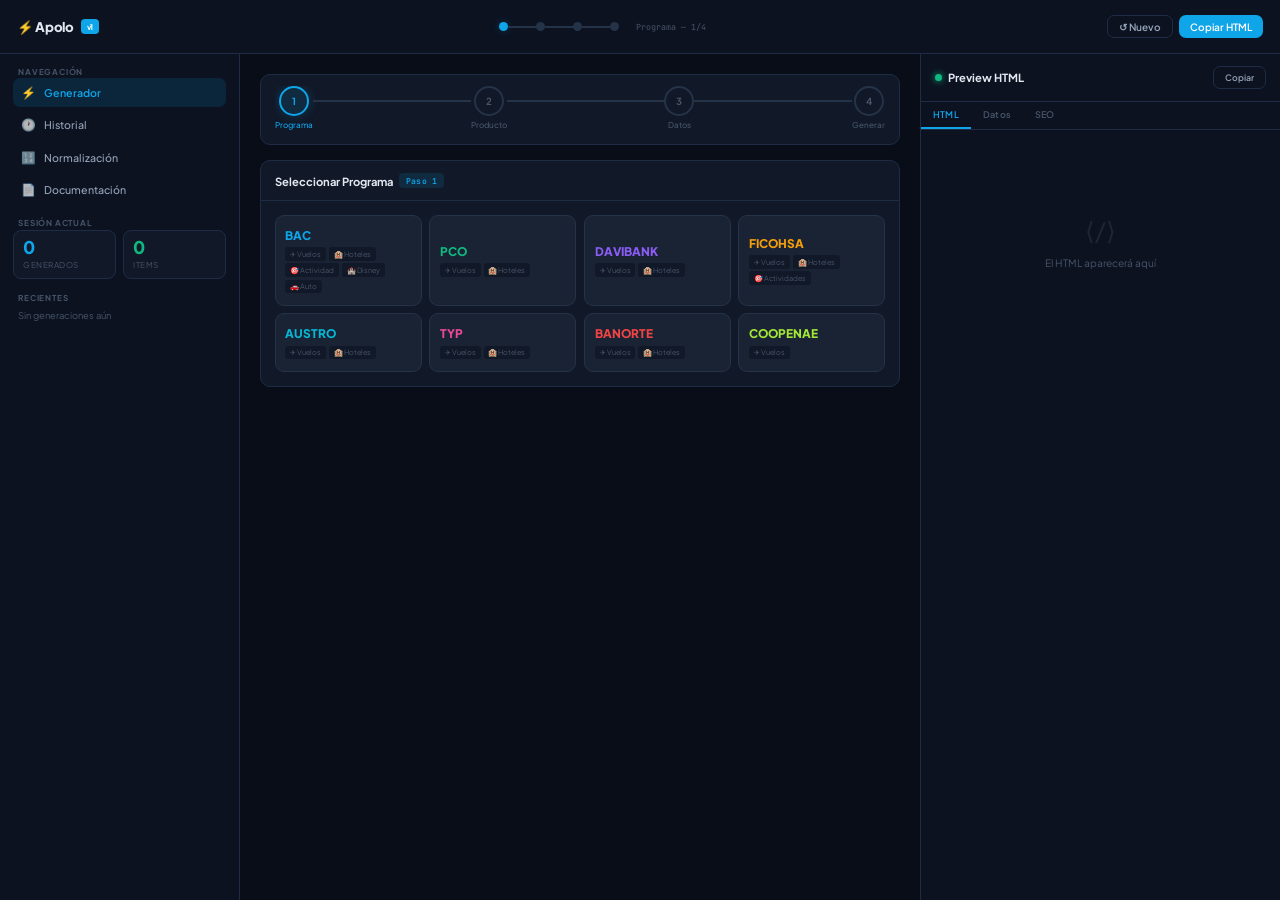
<file: dashapolov1.html>
<!doctype html>
<html lang="es">
  <head>
    <meta charset="UTF-8" />
    <meta name="viewport" content="width=device-width, initial-scale=1.0" />
    <title>Apolo v1 — Dashboard</title>
    <link
      href="https://fonts.googleapis.com/css2?family=Plus+Jakarta+Sans:wght@400;500;600;700;800&family=JetBrains+Mono:wght@400;500;600&display=swap"
      rel="stylesheet"
    />
    <style>
      :root {
        --bg: #080d18;
        --sb: #0c1220;
        --sur: #111827;
        --sur2: #1a2333;
        --brd: #1e2d45;
        --brd2: #243347;
        --blue: #0ea5e9;
        --blue-d: rgba(14, 165, 233, 0.13);
        --blue-g: rgba(14, 165, 233, 0.25);
        --green: #10b981;
        --green-d: rgba(16, 185, 129, 0.13);
        --amber: #f59e0b;
        --amber-d: rgba(245, 158, 11, 0.13);
        --red: #ef4444;
        --red-d: rgba(239, 68, 68, 0.13);
        --purple: #8b5cf6;
        --purple-d: rgba(139, 92, 246, 0.13);
        --txt: #e2e8f0;
        --txt2: #94a3b8;
        --txt3: #475569;
        --sw: 240px;
        --pw: 360px;
        --hh: 54px;
      }
      *,
      *::before,
      *::after {
        margin: 0;
        padding: 0;
        box-sizing: border-box;
      }
      html {
        font-size: 14px;
      }
      body {
        background: var(--bg);
        color: var(--txt);
        font-family: 'Plus Jakarta Sans', sans-serif;
        min-height: 100vh;
        overflow-x: hidden;
      }
      button {
        cursor: pointer;
        font-family: inherit;
        border: none;
        background: none;
        color: inherit;
      }
      input,
      textarea {
        font-family: 'JetBrains Mono', monospace;
      }
      ::-webkit-scrollbar {
        width: 4px;
        height: 4px;
      }
      ::-webkit-scrollbar-thumb {
        background: var(--brd2);
        border-radius: 9px;
      }
      ::-webkit-scrollbar-track {
        background: transparent;
      }

      /* LAYOUT */
      .layout {
        display: grid;
        grid-template-columns: var(--sw) 1fr var(--pw);
        grid-template-rows: var(--hh) 1fr;
        grid-template-areas: 'hd hd hd' 'sb main pv';
        min-height: 100vh;
      }
      .hd {
        grid-area: hd;
        background: var(--sb);
        border-bottom: 1px solid var(--brd);
        display: flex;
        align-items: center;
        justify-content: space-between;
        padding: 0 1.2rem;
        position: sticky;
        top: 0;
        z-index: 50;
      }
      .sb {
        grid-area: sb;
        background: var(--sb);
        border-right: 1px solid var(--brd);
        padding: 0.9rem;
        overflow-y: auto;
        display: flex;
        flex-direction: column;
        gap: 1rem;
      }
      .main {
        grid-area: main;
        padding: 1.4rem;
        overflow-y: auto;
        display: flex;
        flex-direction: column;
        gap: 1.1rem;
      }
      .pv {
        grid-area: pv;
        background: var(--sb);
        border-left: 1px solid var(--brd);
        display: flex;
        flex-direction: column;
        overflow: hidden;
      }

      /* HEADER */
      .logo {
        display: flex;
        align-items: center;
        gap: 0.5rem;
        font-weight: 800;
        font-size: 0.95rem;
        letter-spacing: -0.02em;
      }
      .logo-v {
        background: var(--blue);
        color: #fff;
        font-size: 0.55rem;
        padding: 0.15rem 0.4rem;
        border-radius: 4px;
        font-weight: 700;
      }
      .pip {
        display: flex;
        align-items: center;
        gap: 0;
      }
      .pip-d {
        width: 9px;
        height: 9px;
        border-radius: 50%;
        background: var(--brd2);
        transition: all 0.3s;
      }
      .pip-d.done {
        background: var(--green);
      }
      .pip-d.act {
        background: var(--blue);
        box-shadow: 0 0 8px var(--blue-g);
      }
      .pip-ln {
        width: 28px;
        height: 2px;
        background: var(--brd2);
        transition: background 0.3s;
      }
      .pip-ln.done {
        background: var(--green);
      }
      .pip-txt {
        font-size: 0.6rem;
        color: var(--txt3);
        font-family: 'JetBrains Mono', monospace;
        margin-left: 0.6rem;
      }
      .hbtn {
        padding: 0.35rem 0.8rem;
        border-radius: 7px;
        font-size: 0.72rem;
        font-weight: 600;
        transition: all 0.2s;
      }
      .hbtn-g {
        color: var(--txt2);
        border: 1px solid var(--brd);
      }
      .hbtn-g:hover {
        color: var(--txt);
        border-color: var(--brd2);
      }
      .hbtn-b {
        background: var(--blue);
        color: #fff;
      }
      .hbtn-b:hover {
        filter: brightness(1.1);
      }
      .hd-right {
        display: flex;
        gap: 0.4rem;
      }

      /* SIDEBAR */
      .sb-lbl {
        font-size: 0.58rem;
        font-weight: 700;
        color: var(--txt3);
        text-transform: uppercase;
        letter-spacing: 0.1em;
        padding: 0 0.4rem;
        margin-bottom: 0.1rem;
      }
      .sb-btn {
        display: flex;
        align-items: center;
        gap: 0.55rem;
        padding: 0.5rem 0.6rem;
        border-radius: 7px;
        font-size: 0.76rem;
        font-weight: 500;
        color: var(--txt2);
        transition: all 0.15s;
        width: 100%;
        text-align: left;
      }
      .sb-btn:hover {
        background: var(--sur);
        color: var(--txt);
      }
      .sb-btn.act {
        background: var(--blue-d);
        color: var(--blue);
        font-weight: 600;
      }
      .sb-ico {
        font-size: 0.85rem;
        opacity: 0.7;
        flex-shrink: 0;
      }
      .sb-btn.act .sb-ico {
        opacity: 1;
      }
      .stat-row {
        display: grid;
        grid-template-columns: 1fr 1fr;
        gap: 0.45rem;
      }
      .stat-c {
        background: var(--sur);
        border: 1px solid var(--brd);
        border-radius: 8px;
        padding: 0.6rem 0.7rem;
      }
      .stat-n {
        font-size: 1.25rem;
        font-weight: 800;
        line-height: 1;
      }
      .stat-l {
        font-size: 0.58rem;
        color: var(--txt3);
        margin-top: 0.2rem;
        text-transform: uppercase;
        letter-spacing: 0.06em;
      }
      .hist-item {
        display: flex;
        align-items: center;
        gap: 0.5rem;
        padding: 0.45rem 0.5rem;
        border-radius: 7px;
        cursor: pointer;
        transition: background 0.15s;
      }
      .hist-item:hover {
        background: var(--sur);
      }
      .h-dot {
        width: 6px;
        height: 6px;
        border-radius: 50%;
        flex-shrink: 0;
      }
      .h-prog {
        font-size: 0.7rem;
        font-weight: 600;
      }
      .h-meta {
        font-size: 0.58rem;
        color: var(--txt3);
      }
      .h-time {
        font-size: 0.58rem;
        color: var(--txt3);
        white-space: nowrap;
      }

      /* PANELS */
      .panel {
        background: var(--sur);
        border: 1px solid var(--brd);
        border-radius: 10px;
        overflow: hidden;
      }
      .ph {
        padding: 0.85rem 1rem;
        border-bottom: 1px solid var(--brd);
        display: flex;
        align-items: center;
        justify-content: space-between;
      }
      .pt {
        font-size: 0.8rem;
        font-weight: 700;
        display: flex;
        align-items: center;
        gap: 0.45rem;
      }
      .pb {
        padding: 1rem;
      }

      /* TAGS */
      .tag {
        font-size: 0.58rem;
        padding: 0.18rem 0.5rem;
        border-radius: 4px;
        font-weight: 600;
        font-family: 'JetBrains Mono', monospace;
        letter-spacing: 0.03em;
      }
      .tag-b {
        background: var(--blue-d);
        color: var(--blue);
      }
      .tag-g {
        background: var(--green-d);
        color: var(--green);
      }
      .tag-a {
        background: var(--amber-d);
        color: var(--amber);
      }
      .tag-p {
        background: var(--purple-d);
        color: var(--purple);
      }
      .tag-r {
        background: var(--red-d);
        color: var(--red);
      }

      /* WIZARD */
      .wiz-row {
        display: flex;
        align-items: flex-start;
        gap: 0;
        overflow-x: auto;
        padding-bottom: 0.2rem;
      }
      .wstep {
        display: flex;
        flex-direction: column;
        align-items: center;
        gap: 0.3rem;
        flex-shrink: 0;
        cursor: pointer;
      }
      .wcirc {
        width: 30px;
        height: 30px;
        border-radius: 50%;
        border: 2px solid var(--brd2);
        display: flex;
        align-items: center;
        justify-content: center;
        font-size: 0.7rem;
        font-weight: 700;
        color: var(--txt3);
        transition: all 0.25s;
      }
      .wstep.done .wcirc {
        background: var(--green-d);
        border-color: var(--green);
        color: var(--green);
      }
      .wstep.act .wcirc {
        background: var(--blue-d);
        border-color: var(--blue);
        color: var(--blue);
        box-shadow: 0 0 12px var(--blue-g);
      }
      .wlbl {
        font-size: 0.58rem;
        color: var(--txt3);
        text-align: center;
        font-weight: 500;
      }
      .wstep.act .wlbl {
        color: var(--blue);
      }
      .wstep.done .wlbl {
        color: var(--green);
      }
      .wcon {
        flex: 1;
        height: 2px;
        background: var(--brd2);
        margin-top: 14px;
        min-width: 20px;
        transition: background 0.3s;
      }
      .wcon.done {
        background: var(--green);
      }

      /* FORM */
      .fg {
        display: grid;
        gap: 0.75rem;
      }
      .fg2 {
        grid-template-columns: 1fr 1fr;
      }
      .fg3 {
        grid-template-columns: 1fr 1fr 1fr;
      }
      .fld {
        display: flex;
        flex-direction: column;
        gap: 0.3rem;
      }
      .fld label {
        font-size: 0.63rem;
        font-weight: 600;
        color: var(--txt2);
        letter-spacing: 0.04em;
        text-transform: uppercase;
      }
      .fhint {
        font-size: 0.58rem;
        color: var(--txt3);
      }
      .fi {
        background: var(--sur2);
        border: 1px solid var(--brd2);
        border-radius: 7px;
        padding: 0.5rem 0.7rem;
        color: var(--txt);
        font-size: 0.76rem;
        width: 100%;
        outline: none;
        transition:
          border-color 0.15s,
          box-shadow 0.15s;
      }
      .fi:focus {
        border-color: var(--blue);
        box-shadow: 0 0 0 3px var(--blue-d);
      }
      .fi::placeholder {
        color: var(--txt3);
      }

      /* PROGRAM BUTTONS */
      .prog-grid {
        display: grid;
        grid-template-columns: repeat(auto-fill, minmax(130px, 1fr));
        gap: 0.55rem;
      }
      .prog-btn {
        background: var(--sur2);
        border: 1.5px solid var(--brd2);
        border-radius: 9px;
        padding: 0.85rem 0.7rem;
        text-align: left;
        cursor: pointer;
        transition: all 0.2s;
        width: 100%;
      }
      .prog-btn:hover {
        border-color: var(--brd);
        background: var(--sur);
      }
      .prog-btn.sel {
        border-color: var(--blue);
        background: var(--blue-d);
      }
      .prog-name {
        font-weight: 800;
        font-size: 0.85rem;
        margin-bottom: 0.3rem;
      }
      .prog-tags {
        display: flex;
        flex-wrap: wrap;
        gap: 0.2rem;
        margin-top: 0.3rem;
      }
      .prog-tag {
        font-size: 0.52rem;
        padding: 0.12rem 0.35rem;
        border-radius: 3px;
        background: var(--sur);
        color: var(--txt3);
      }

      /* PRODUCT BUTTONS */
      .prod-grid {
        display: flex;
        gap: 0.55rem;
        flex-wrap: wrap;
      }
      .prod-btn {
        display: flex;
        flex-direction: column;
        align-items: center;
        gap: 0.35rem;
        padding: 0.85rem 1.2rem;
        background: var(--sur2);
        border: 1.5px solid var(--brd2);
        border-radius: 10px;
        cursor: pointer;
        transition: all 0.2s;
        min-width: 100px;
      }
      .prod-btn:hover {
        border-color: var(--brd);
      }
      .prod-btn.sel {
        border-color: var(--blue);
        background: var(--blue-d);
      }
      .prod-emo {
        font-size: 1.3rem;
      }
      .prod-lbl {
        font-size: 0.7rem;
        font-weight: 600;
        color: var(--txt2);
      }

      /* ITEMS */
      .prod-item {
        background: var(--sur2);
        border: 1px solid var(--brd2);
        border-radius: 9px;
        padding: 0.9rem;
        margin-bottom: 0.65rem;
      }
      .item-hd {
        display: flex;
        align-items: center;
        justify-content: space-between;
        margin-bottom: 0.65rem;
      }
      .item-num {
        font-size: 0.58rem;
        font-weight: 700;
        color: var(--blue);
        background: var(--blue-d);
        padding: 0.18rem 0.45rem;
        border-radius: 4px;
        font-family: 'JetBrains Mono', monospace;
      }
      .item-info {
        font-size: 0.58rem;
        color: var(--txt3);
      }
      .item-del {
        width: 22px;
        height: 22px;
        border-radius: 5px;
        display: flex;
        align-items: center;
        justify-content: center;
        color: var(--txt3);
        font-size: 0.8rem;
        transition: all 0.15s;
      }
      .item-del:hover {
        background: var(--red-d);
        color: var(--red);
      }
      .add-btn {
        display: flex;
        align-items: center;
        justify-content: center;
        gap: 0.4rem;
        padding: 0.6rem;
        border: 1.5px dashed var(--brd2);
        border-radius: 9px;
        color: var(--txt3);
        font-size: 0.73rem;
        font-weight: 600;
        transition: all 0.2s;
        width: 100%;
        margin-top: 0.5rem;
      }
      .add-btn:hover {
        border-color: var(--blue);
        color: var(--blue);
        background: var(--blue-d);
      }

      /* CLASSIF */
      .cl-grid {
        display: grid;
        grid-template-columns: 1fr 1fr;
        gap: 0.9rem;
      }
      .cl-col {
        background: var(--sur2);
        border: 1px solid var(--brd2);
        border-radius: 9px;
        padding: 0.85rem;
      }
      .cl-hd {
        display: flex;
        align-items: center;
        gap: 0.4rem;
        margin-bottom: 0.6rem;
      }
      .cl-dot {
        width: 7px;
        height: 7px;
        border-radius: 50%;
      }
      .cl-ttl {
        font-size: 0.7rem;
        font-weight: 700;
      }
      .cl-cnt {
        font-size: 0.58rem;
        background: var(--sur);
        padding: 0.12rem 0.38rem;
        border-radius: 4px;
        color: var(--txt3);
      }
      .cl-item {
        display: flex;
        align-items: center;
        gap: 0.45rem;
        padding: 0.4rem 0.45rem;
        background: var(--sur);
        border-radius: 6px;
        margin-bottom: 0.3rem;
      }
      .cl-rank {
        font-size: 0.58rem;
        color: var(--txt3);
        font-family: 'JetBrains Mono', monospace;
        width: 16px;
        flex-shrink: 0;
      }
      .cl-dest {
        font-size: 0.7rem;
        font-weight: 600;
        flex: 1;
      }
      .cl-price {
        font-size: 0.65rem;
        color: var(--green);
        font-family: 'JetBrains Mono', monospace;
        font-weight: 600;
      }

      /* CHECKS */
      .chk-grid {
        display: grid;
        grid-template-columns: repeat(auto-fill, minmax(190px, 1fr));
        gap: 0.45rem;
      }
      .chk-item {
        display: flex;
        align-items: center;
        gap: 0.55rem;
        padding: 0.55rem 0.7rem;
        background: var(--sur2);
        border: 1px solid var(--brd2);
        border-radius: 8px;
        font-size: 0.7rem;
      }
      .chk-ico {
        width: 16px;
        height: 16px;
        border-radius: 50%;
        display: flex;
        align-items: center;
        justify-content: center;
        font-size: 0.6rem;
        flex-shrink: 0;
      }
      .chk-ico.ok {
        background: var(--green-d);
        color: var(--green);
      }
      .chk-ico.fail {
        background: var(--red-d);
        color: var(--red);
      }
      .chk-ico.pend {
        background: var(--brd2);
        color: var(--txt3);
      }

      /* ACTIONS */
      .act-row {
        display: flex;
        gap: 0.65rem;
        justify-content: flex-end;
        flex-wrap: wrap;
      }
      .btn {
        padding: 0.5rem 1rem;
        border-radius: 8px;
        font-size: 0.75rem;
        font-weight: 600;
        display: flex;
        align-items: center;
        gap: 0.35rem;
        transition: all 0.2s;
      }
      .btn-g {
        color: var(--txt2);
        border: 1px solid var(--brd2);
      }
      .btn-g:hover {
        color: var(--txt);
        border-color: var(--brd);
      }
      .btn-b {
        background: var(--blue);
        color: #fff;
      }
      .btn-b:hover {
        filter: brightness(1.1);
        transform: translateY(-1px);
      }
      .btn-grn {
        background: var(--green);
        color: #fff;
      }
      .btn-grn:hover {
        filter: brightness(1.1);
      }

      /* PREVIEW */
      .pv-hd {
        padding: 0.85rem 1rem;
        border-bottom: 1px solid var(--brd);
        display: flex;
        align-items: center;
        justify-content: space-between;
        flex-shrink: 0;
      }
      .pv-ttl {
        font-size: 0.8rem;
        font-weight: 700;
        display: flex;
        align-items: center;
        gap: 0.45rem;
      }
      .pv-live {
        width: 7px;
        height: 7px;
        border-radius: 50%;
        background: var(--green);
        box-shadow: 0 0 7px var(--green);
      }
      .pv-tabs {
        display: flex;
        border-bottom: 1px solid var(--brd);
        flex-shrink: 0;
      }
      .ptab {
        padding: 0.5rem 0.85rem;
        font-size: 0.65rem;
        font-weight: 600;
        color: var(--txt3);
        border-bottom: 2px solid transparent;
        transition: all 0.15s;
        letter-spacing: 0.03em;
      }
      .ptab:hover {
        color: var(--txt);
      }
      .ptab.act {
        color: var(--blue);
        border-bottom-color: var(--blue);
      }
      .pv-body {
        flex: 1;
        overflow-y: auto;
        padding: 0.9rem;
      }
      .html-out {
        font-family: 'JetBrains Mono', monospace;
        font-size: 0.63rem;
        line-height: 1.8;
        color: var(--txt2);
        white-space: pre-wrap;
        word-break: break-all;
      }
      .ht {
        color: #60a5fa;
      }
      .ha {
        color: #34d399;
      }
      .hv {
        color: #fcd34d;
      }
      .hph {
        color: #f87171;
        font-weight: 600;
      }
      .empty-pv {
        display: flex;
        flex-direction: column;
        align-items: center;
        justify-content: center;
        height: 200px;
        gap: 0.65rem;
        color: var(--txt3);
      }
      .empty-ico {
        font-size: 1.8rem;
        opacity: 0.3;
      }
      .empty-tx {
        font-size: 0.73rem;
        text-align: center;
        max-width: 160px;
        line-height: 1.5;
      }

      /* VIEWS */
      .vc {
        display: none;
        flex-direction: column;
        gap: 1.1rem;
      }
      .vc.act {
        display: flex;
      }

      /* DOCS */
      .doc-entry {
        display: grid;
        grid-template-columns: 90px 1fr;
        gap: 0.9rem;
        padding: 0.9rem 0;
        border-bottom: 1px solid var(--brd);
      }
      .doc-entry:last-child {
        border-bottom: none;
      }
      .doc-tc {
        display: flex;
        flex-direction: column;
        align-items: flex-end;
        gap: 0.25rem;
        padding-top: 0.1rem;
      }
      .doc-ver {
        font-family: 'JetBrains Mono', monospace;
        font-size: 0.65rem;
        font-weight: 600;
        color: var(--blue);
      }
      .doc-dt {
        font-size: 0.58rem;
        color: var(--txt3);
      }
      .doc-ttl {
        font-size: 0.8rem;
        font-weight: 700;
        margin-bottom: 0.3rem;
      }
      .doc-li {
        list-style: none;
        display: flex;
        flex-direction: column;
        gap: 0.18rem;
      }
      .doc-li li {
        font-size: 0.7rem;
        color: var(--txt2);
        padding-left: 0.85rem;
        position: relative;
        line-height: 1.5;
      }
      .doc-li li::before {
        content: '';
        position: absolute;
        left: 0.2rem;
        top: 0.52rem;
        width: 5px;
        height: 5px;
        border-radius: 50%;
        background: var(--blue);
      }
      .doc-li li.add::before {
        background: var(--green);
      }
      .doc-li li.fix::before {
        background: var(--amber);
      }
      .doc-li li.chg::before {
        background: var(--purple);
      }

      /* NORM TABLE */
      .ntb {
        width: 100%;
        border-collapse: collapse;
        font-family: 'JetBrains Mono', monospace;
        font-size: 0.7rem;
      }
      .ntb th {
        text-align: left;
        padding: 0.45rem 0.7rem;
        background: var(--sur2);
        color: var(--txt3);
        font-size: 0.58rem;
        text-transform: uppercase;
        letter-spacing: 0.08em;
        border-bottom: 1px solid var(--brd);
      }
      .ntb td {
        padding: 0.55rem 0.7rem;
        border-bottom: 1px solid var(--brd);
        vertical-align: middle;
      }
      .ntb tr:last-child td {
        border-bottom: none;
      }
      .ntb tr:hover td {
        background: var(--sur2);
      }

      /* TOAST */
      .toast {
        position: fixed;
        bottom: 1.3rem;
        right: 1.3rem;
        background: var(--sur);
        border: 1px solid var(--brd2);
        border-radius: 9px;
        padding: 0.65rem 0.9rem;
        font-size: 0.73rem;
        font-weight: 600;
        display: flex;
        align-items: center;
        gap: 0.45rem;
        z-index: 999;
        transform: translateY(70px);
        opacity: 0;
        transition: all 0.3s cubic-bezier(0.4, 0, 0.2, 1);
        box-shadow: 0 8px 28px rgba(0, 0, 0, 0.4);
        pointer-events: none;
      }
      .toast.show {
        transform: translateY(0);
        opacity: 1;
      }

      /* MODAL */
      .modal-bg {
        display: none;
        position: fixed;
        inset: 0;
        background: rgba(0, 0, 0, 0.65);
        z-index: 200;
        align-items: center;
        justify-content: center;
        padding: 1rem;
      }
      .modal-bg.open {
        display: flex;
      }
      .modal {
        background: var(--sur);
        border: 1px solid var(--brd2);
        border-radius: 12px;
        padding: 1.4rem;
        width: 100%;
        max-width: 500px;
        display: flex;
        flex-direction: column;
        gap: 0.9rem;
      }
      .modal-ttl {
        font-size: 0.88rem;
        font-weight: 700;
      }

      /* MOBILE */
      .mob-nav {
        display: none;
        position: fixed;
        bottom: 0;
        left: 0;
        right: 0;
        background: var(--sb);
        border-top: 1px solid var(--brd);
        padding: 0.45rem;
        z-index: 50;
        grid-template-columns: repeat(4, 1fr);
        gap: 0.2rem;
      }
      .mob-btn {
        display: flex;
        flex-direction: column;
        align-items: center;
        gap: 0.2rem;
        padding: 0.38rem;
        border-radius: 7px;
        font-size: 0.52rem;
        color: var(--txt3);
        font-weight: 600;
        transition: all 0.15s;
      }
      .mob-btn.act {
        color: var(--blue);
        background: var(--blue-d);
      }

      /* COPY BADGE */
      .cp-ok {
        font-size: 0.65rem;
        color: var(--green);
        display: none;
        align-items: center;
        gap: 0.25rem;
      }
      .cp-ok.show {
        display: flex;
      }

      @media (max-width: 1100px) {
        :root {
          --pw: 300px;
        }
      }
      @media (max-width: 920px) {
        .layout {
          grid-template-columns: var(--sw) 1fr;
          grid-template-areas: 'hd hd' 'sb main';
        }
        .pv {
          display: none;
        }
        .fg3 {
          grid-template-columns: 1fr 1fr;
        }
      }
      @media (max-width: 660px) {
        .layout {
          grid-template-columns: 1fr;
          grid-template-areas: 'hd' 'main';
        }
        .sb {
          display: none;
        }
        .main {
          padding: 0.9rem;
          padding-bottom: 5rem;
        }
        .mob-nav {
          display: grid;
        }
        .fg2,
        .fg3 {
          grid-template-columns: 1fr;
        }
        .cl-grid {
          grid-template-columns: 1fr;
        }
        .chk-grid {
          grid-template-columns: 1fr 1fr;
        }
        .prog-grid {
          grid-template-columns: repeat(auto-fill, minmax(120px, 1fr));
        }
      }
      @media (max-width: 380px) {
        .chk-grid {
          grid-template-columns: 1fr;
        }
      }
    </style>
  </head>
  <body>
    <div class="layout" id="app">
      <!-- HEADER -->
      <header class="hd">
        <div class="logo">
          <span>⚡ Apolo</span>
          <span class="logo-v">v1</span>
        </div>
        <div style="display: flex; align-items: center; gap: 0.6rem">
          <div class="pip" id="pip"></div>
          <span class="pip-txt" id="pip-txt">Paso 1/4</span>
        </div>
        <div class="hd-right">
          <button class="hbtn hbtn-g" onclick="App.reset()">↺ Nuevo</button>
          <span class="cp-ok" id="cp-ok">✓ Copiado</span>
          <button class="hbtn hbtn-b" onclick="App.copy()">Copiar HTML</button>
        </div>
      </header>

      <!-- SIDEBAR -->
      <aside class="sb">
        <div>
          <div class="sb-lbl">Navegación</div>
          <div style="display: flex; flex-direction: column; gap: 0.25rem">
            <button
              class="sb-btn act"
              id="sbn-gen"
              onclick="App.view('gen', this)"
            >
              <span class="sb-ico">⚡</span>Generador
            </button>
            <button
              class="sb-btn"
              id="sbn-hist"
              onclick="App.view('hist', this)"
            >
              <span class="sb-ico">🕐</span>Historial
            </button>
            <button
              class="sb-btn"
              id="sbn-norm"
              onclick="App.view('norm', this)"
            >
              <span class="sb-ico">🔢</span>Normalización
            </button>
            <button
              class="sb-btn"
              id="sbn-docs"
              onclick="App.view('docs', this)"
            >
              <span class="sb-ico">📄</span>Documentación
            </button>
          </div>
        </div>
        <div>
          <div class="sb-lbl">Sesión actual</div>
          <div class="stat-row">
            <div class="stat-c">
              <div class="stat-n" id="st-gen" style="color: var(--blue)">0</div>
              <div class="stat-l">Generados</div>
            </div>
            <div class="stat-c">
              <div class="stat-n" id="st-items" style="color: var(--green)">
                0
              </div>
              <div class="stat-l">Items</div>
            </div>
          </div>
        </div>
        <div>
          <div class="sb-lbl">Recientes</div>
          <div id="sb-hist">
            <div
              style="
                font-size: 0.67rem;
                color: var(--txt3);
                padding: 0.3rem 0.4rem;
              "
            >
              Sin generaciones aún
            </div>
          </div>
        </div>
      </aside>

      <!-- MAIN -->
      <main class="main" id="main-area">
        <!-- GENERADOR -->
        <div class="vc act" id="vc-gen">
          <!-- Wizard bar -->
          <div class="panel">
            <div class="pb" style="padding: 0.8rem 1rem">
              <div class="wiz-row" id="wiz-row">
                <div class="wstep act" data-s="0" onclick="App.toStep(0)">
                  <div class="wcirc">1</div>
                  <div class="wlbl">Programa</div>
                </div>
                <div class="wcon" id="wc0"></div>
                <div class="wstep" data-s="1" onclick="App.toStep(1)">
                  <div class="wcirc">2</div>
                  <div class="wlbl">Producto</div>
                </div>
                <div class="wcon" id="wc1"></div>
                <div class="wstep" data-s="2" onclick="App.toStep(2)">
                  <div class="wcirc">3</div>
                  <div class="wlbl">Datos</div>
                </div>
                <div class="wcon" id="wc2"></div>
                <div class="wstep" data-s="3" onclick="App.toStep(3)">
                  <div class="wcirc">4</div>
                  <div class="wlbl">Generar</div>
                </div>
              </div>
            </div>
          </div>

          <!-- STEP 0 -->
          <div id="sp0">
            <div class="panel">
              <div class="ph">
                <div class="pt">
                  Seleccionar Programa <span class="tag tag-b">Paso 1</span>
                </div>
              </div>
              <div class="pb"><div class="prog-grid" id="prog-grid"></div></div>
            </div>
          </div>

          <!-- STEP 1 -->
          <div id="sp1" style="display: none">
            <div class="panel">
              <div class="ph">
                <div class="pt">
                  Tipo de Producto <span class="tag tag-b">Paso 2</span>
                </div>
                <span class="tag tag-g" id="lbl-prog"></span>
              </div>
              <div class="pb"><div class="prod-grid" id="prod-grid"></div></div>
            </div>
          </div>

          <!-- STEP 2 -->
          <div id="sp2" style="display: none">
            <div class="panel">
              <div class="ph">
                <div class="pt">
                  Ingresar Productos <span class="tag tag-b">Paso 3</span>
                </div>
                <div style="display: flex; gap: 0.35rem">
                  <span class="tag tag-g" id="lbl-prod"></span>
                  <span class="tag tag-p" id="lbl-prog2"></span>
                </div>
              </div>
              <div class="pb">
                <div id="items-container"></div>
                <button class="add-btn" onclick="App.addItem()">
                  + Agregar producto
                </button>
              </div>
            </div>
            <div class="act-row" style="margin-top: 0.2rem">
              <button class="btn btn-g" onclick="App.toStep(1)">← Atrás</button>
              <button class="btn btn-b" onclick="App.process()">
                Clasificar y ordenar →
              </button>
            </div>
          </div>

          <!-- STEP 3 -->
          <div id="sp3" style="display: none">
            <div class="panel">
              <div class="ph">
                <div class="pt">
                  Clasificación por Destino
                  <span class="tag tag-g">Automática</span>
                </div>
              </div>
              <div class="pb"><div class="cl-grid" id="cl-result"></div></div>
            </div>
            <div class="panel">
              <div class="ph"><div class="pt">Validación</div></div>
              <div class="pb"><div class="chk-grid" id="chk-grid"></div></div>
            </div>
            <div class="act-row">
              <button class="btn btn-g" onclick="App.toStep(2)">
                ← Editar
              </button>
              <button class="btn btn-grn" onclick="App.generate()">
                ⚡ Generar HTML
              </button>
            </div>
          </div>
        </div>

        <!-- HISTORIAL -->
        <div class="vc" id="vc-hist">
          <div class="panel">
            <div class="ph">
              <div class="pt">Historial de Generaciones</div>
            </div>
            <div class="pb" id="hist-full">
              <div
                style="
                  font-size: 0.76rem;
                  color: var(--txt3);
                  text-align: center;
                  padding: 1.5rem;
                "
              >
                Sin generaciones en esta sesión
              </div>
            </div>
          </div>
        </div>

        <!-- NORMALIZACIÓN -->
        <div class="vc" id="vc-norm">
          <div class="panel">
            <div class="ph"><div class="pt">Reglas de Normalización</div></div>
            <div class="pb">
              <table class="ntb">
                <thead>
                  <tr>
                    <th>Tipo</th>
                    <th>Entrada</th>
                    <th></th>
                    <th>Salida</th>
                    <th>Regla</th>
                  </tr>
                </thead>
                <tbody id="norm-tbody"></tbody>
              </table>
            </div>
          </div>
          <div class="panel">
            <div class="ph">
              <div class="pt">Clasificación Nacional / Internacional</div>
            </div>
            <div class="pb">
              <div class="fg fg2">
                <div
                  style="
                    background: var(--sur2);
                    border: 1px solid var(--brd2);
                    border-radius: 8px;
                    padding: 0.9rem;
                  "
                >
                  <div
                    style="
                      font-size: 0.68rem;
                      font-weight: 700;
                      color: var(--blue);
                      margin-bottom: 0.5rem;
                    "
                  >
                    🔵 Internacionales
                  </div>
                  <div
                    style="
                      font-size: 0.7rem;
                      color: var(--txt2);
                      line-height: 1.8;
                    "
                  >
                    Panamá · Miami · Madrid · México · Orlando · Lima · Buenos
                    Aires · y todos los destinos fuera de Colombia
                  </div>
                </div>
                <div
                  style="
                    background: var(--sur2);
                    border: 1px solid var(--brd2);
                    border-radius: 8px;
                    padding: 0.9rem;
                  "
                >
                  <div
                    style="
                      font-size: 0.68rem;
                      font-weight: 700;
                      color: var(--green);
                      margin-bottom: 0.5rem;
                    "
                  >
                    🟢 Nacionales
                  </div>
                  <div
                    style="
                      font-size: 0.7rem;
                      color: var(--txt2);
                      line-height: 1.8;
                    "
                  >
                    Bogotá · Cartagena · Santa Marta · San Andrés · Medellín ·
                    Cali · Barranquilla · y todos en Colombia
                  </div>
                </div>
              </div>
            </div>
          </div>
        </div>

        <!-- DOCUMENTACIÓN -->
        <div class="vc" id="vc-docs">
          <div class="panel">
            <div class="ph">
              <div class="pt">Changelog — Documentación</div>
              <button
                class="btn btn-b"
                style="font-size: 0.65rem; padding: 0.38rem 0.75rem"
                onclick="App.showModal()"
              >
                + Agregar entrada
              </button>
            </div>
            <div class="pb"><div id="docs-list"></div></div>
          </div>
        </div>
      </main>

      <!-- PREVIEW -->
      <aside class="pv">
        <div class="pv-hd">
          <div class="pv-ttl"><span class="pv-live"></span>Preview HTML</div>
          <button
            class="hbtn hbtn-g"
            style="font-size: 0.63rem"
            onclick="App.copy()"
          >
            Copiar
          </button>
        </div>
        <div class="pv-tabs">
          <button class="ptab act" onclick="App.pvTab('html', this)">
            HTML
          </button>
          <button class="ptab" onclick="App.pvTab('data', this)">Datos</button>
          <button class="ptab" onclick="App.pvTab('seo', this)">SEO</button>
        </div>
        <div class="pv-body">
          <div id="pv-html">
            <div class="empty-pv">
              <div class="empty-ico">⟨/⟩</div>
              <div class="empty-tx">El HTML aparecerá aquí</div>
            </div>
          </div>
          <div id="pv-data" style="display: none">
            <div class="empty-pv">
              <div class="empty-ico">📋</div>
              <div class="empty-tx">Los datos procesados aparecerán aquí</div>
            </div>
          </div>
          <div id="pv-seo" style="display: none">
            <div class="empty-pv">
              <div class="empty-ico">🔍</div>
              <div class="empty-tx">El análisis SEO aparecerá aquí</div>
            </div>
          </div>
        </div>
      </aside>
    </div>

    <!-- MOBILE NAV -->
    <nav class="mob-nav">
      <button
        class="mob-btn act"
        id="mbn-gen"
        onclick="
          App.view('gen', null);
          App.mobAct(this);
        "
      >
        ⚡<br />Generar
      </button>
      <button
        class="mob-btn"
        id="mbn-hist"
        onclick="
          App.view('hist', null);
          App.mobAct(this);
        "
      >
        🕐<br />Historial
      </button>
      <button
        class="mob-btn"
        id="mbn-norm"
        onclick="
          App.view('norm', null);
          App.mobAct(this);
        "
      >
        🔢<br />Normas
      </button>
      <button
        class="mob-btn"
        id="mbn-docs"
        onclick="
          App.view('docs', null);
          App.mobAct(this);
        "
      >
        📄<br />Docs
      </button>
    </nav>

    <!-- TOAST -->
    <div class="toast" id="toast"></div>

    <!-- MODAL -->
    <div
      class="modal-bg"
      id="modal-bg"
      onclick="if (event.target === this) App.closeModal();"
    >
      <div class="modal">
        <div class="modal-ttl">Nueva entrada de documentación</div>
        <div class="fld">
          <label>Versión</label
          ><input
            class="fi"
            id="cl-ver"
            placeholder="v1.1"
            style="font-family: 'JetBrains Mono', monospace"
          />
        </div>
        <div class="fld">
          <label>Título</label
          ><input class="fi" id="cl-ttl" placeholder="Descripción del cambio" />
        </div>
        <div class="fld">
          <label
            >Cambios (uno por línea — prefijo: + nuevo · * corregido · ~
            ajustado)</label
          >
          <textarea
            class="fi"
            id="cl-chg"
            rows="5"
            placeholder="+ Nueva funcionalidad&#10;* Corregido error&#10;~ Ajustado flujo"
            style="resize: vertical"
          ></textarea>
        </div>
        <div class="act-row">
          <button class="btn btn-g" onclick="App.closeModal()">Cancelar</button>
          <button class="btn btn-b" onclick="App.saveChangelog()">
            Guardar
          </button>
        </div>
      </div>
    </div>

    <script>
      'use strict';

      // ──────────────────────────────────────────────
      // DATA
      // ──────────────────────────────────────────────
      var PROGS = [
        {
          id: 'bac',
          name: 'BAC',
          color: '#0EA5E9',
          types: ['vuelos', 'hoteles', 'actividad', 'disney', 'auto']
        },
        {
          id: 'pco',
          name: 'PCO',
          color: '#10B981',
          types: ['vuelos', 'hoteles']
        },
        {
          id: 'davi',
          name: 'DAVIBANK',
          color: '#8B5CF6',
          types: ['vuelos', 'hoteles']
        },
        {
          id: 'fico',
          name: 'FICOHSA',
          color: '#F59E0B',
          types: ['vuelos', 'hoteles', 'actividades']
        },
        {
          id: 'aus',
          name: 'AUSTRO',
          color: '#06B6D4',
          types: ['vuelos', 'hoteles']
        },
        {
          id: 'typ',
          name: 'TYP',
          color: '#EC4899',
          types: ['vuelos', 'hoteles']
        },
        {
          id: 'ban',
          name: 'BANORTE',
          color: '#EF4444',
          types: ['vuelos', 'hoteles']
        },
        { id: 'coo', name: 'COOPENAE', color: '#A3E635', types: ['vuelos'] }
      ];

      var PLABELS = {
        vuelos: '✈ Vuelos',
        hoteles: '🏨 Hoteles',
        actividad: '🎯 Actividad',
        actividades: '🎯 Actividades',
        disney: '🏰 Disney',
        auto: '🚗 Auto'
      };

      var FIELDS = {
        'bac-vuelos': [
          'enlace',
          'title',
          'enlaceTipoDeAerolinea',
          'aerolinea',
          'alt',
          'pais',
          'precio'
        ],
        'bac-hoteles': [
          'estrellas',
          'descuento',
          'enlace',
          'title',
          'alt',
          'pais',
          'hotel',
          'compra',
          'precio'
        ],
        'bac-actividad': [
          'enlace',
          'title',
          'alt',
          'pais',
          'descuento',
          'precio'
        ],
        'bac-disney': ['enlace', 'title', 'alt', 'precio'],
        'bac-auto': ['enlace', 'title', 'alt', 'precio'],
        'pco-vuelos': [
          'enlace',
          'enlaceTipoDeAerolinea',
          'aerolinea',
          'pais',
          'salida',
          'puntos',
          'precio',
          'acumulacion',
          'redencion'
        ],
        'pco-hoteles': [
          'enlace',
          'pais',
          'puntos',
          'precio',
          'acumulacion',
          'redencion'
        ],
        'davi-vuelos': [
          'enlace',
          'enlaceTipoDeAerolinea',
          'aerolinea',
          'pais',
          'salida',
          'puntos',
          'precio',
          'valor'
        ],
        'davi-hoteles': [
          'descuento',
          'enlace',
          'pais',
          'puntos',
          'precio',
          'valor'
        ],
        'fico-vuelos': [
          'enlace',
          'enlaceTipoDeAerolinea',
          'aerolinea',
          'pais',
          'salida',
          'puntos'
        ],
        'fico-hoteles': [
          'enlace',
          'pais',
          'hotel',
          'puntos',
          'descuento',
          'estrellas'
        ],
        'fico-actividades': [
          'enlace',
          'pais',
          'actividad',
          'puntos',
          'descuento'
        ],
        'aus-vuelos': [
          'enlace',
          'enlaceTipoDeAerolinea',
          'aerolinea',
          'pais',
          'salida',
          'puntos'
        ],
        'aus-hoteles': [
          'enlace',
          'pais',
          'hotel',
          'puntos',
          'descuento',
          'estrellas'
        ],
        'typ-vuelos': [
          'enlace',
          'enlaceTipoDeAerolinea',
          'aerolinea',
          'pais',
          'puntos'
        ],
        'typ-hoteles': ['enlace', 'pais', 'hotel', 'descuento', 'puntos'],
        'ban-vuelos': ['enlace', 'pais', 'puntos'],
        'ban-hoteles': ['enlace', 'pais', 'hotel', 'descuento', 'puntos'],
        'coo-vuelos': [
          'enlace',
          'enlaceTipoDeAerolinea',
          'aerolinea',
          'pais',
          'salida',
          'precio'
        ]
      };

      var FMETA = {
        enlace: { lbl: 'Enlace (URL)', ph: 'https://...' },
        title: {
          lbl: 'Title (SEO)',
          ph: 'Destino - Origen - Aerolínea - Fecha - Precio',
          ta: true,
          hint: 'Atributo title del anchor'
        },
        enlaceTipoDeAerolinea: {
          lbl: 'URL Logo Aerolínea',
          ph: 'https://...logo.png'
        },
        aerolinea: { lbl: 'Aerolínea', ph: 'Avianca' },
        alt: {
          lbl: 'Alt Text (SEO)',
          ph: 'Vuelo a X: descripción con precio...',
          ta: true,
          hint: 'Atributo alt de imagen'
        },
        pais: { lbl: 'País / Destino', ph: 'Panamá' },
        precio: { lbl: 'Precio', ph: '134 ó $1.136.982' },
        salida: { lbl: 'Ciudad de Salida', ph: 'Bogotá' },
        puntos: { lbl: 'Puntos', ph: '5.000' },
        acumulacion: { lbl: 'Puntos a Acumular', ph: '233' },
        redencion: { lbl: 'Puntos Redención', ph: '194.497' },
        valor: { lbl: 'Valor Total', ph: '$1.604.235' },
        descuento: { lbl: 'Descuento', ph: '35%' },
        estrellas: { lbl: 'Estrellas', ph: '4' },
        hotel: { lbl: 'Nombre Hotel', ph: 'Hyatt Regency Miami' },
        compra: { lbl: 'Vigencia Compra', ph: 'Mayo 2026 - Julio 2026' },
        actividad: { lbl: 'Actividad', ph: 'Excursión volcán Pacaya' }
      };

      var NACIONALES = [
        'bogotá',
        'bogota',
        'cartagena',
        'santa marta',
        'san andrés',
        'san andres',
        'medellín',
        'medellin',
        'cali',
        'barranquilla',
        'bucaramanga',
        'pereira',
        'manizales',
        'armenia',
        'cucuta',
        'cúcuta',
        'leticia',
        'tumaco',
        'pasto',
        'neiva',
        'ibagué',
        'ibague',
        'villavicencio',
        'montería',
        'monteria',
        'sincelejo',
        'valledupar',
        'riohacha',
        'popayán',
        'popayan',
        'florencia',
        'yopal',
        'arauca',
        'ipiales',
        'quibdó',
        'quibdo'
      ];

      var NORM_ROWS = [
        {
          tipo: 'Puntos',
          entrada: '80,000 ó 80.000',
          salida: '80.000',
          regla: 'Punto como sep. de miles'
        },
        {
          tipo: 'Precio COP',
          entrada: '$3,091,045',
          salida: '$3.091.045',
          regla: 'Punto = miles, con $'
        },
        {
          tipo: 'USD',
          entrada: '326.00',
          salida: '$326',
          regla: 'Sin decimales, con $'
        },
        {
          tipo: 'Acumulación',
          entrada: '2,975',
          salida: '2.975',
          regla: 'Punto como miles'
        },
        {
          tipo: 'Estrellas',
          entrada: '4',
          salida: '★★★★',
          regla: 'Unicode ★ × n'
        },
        {
          tipo: 'Descuento',
          entrada: '57',
          salida: '57%',
          regla: 'Siempre con %'
        }
      ];

      // ──────────────────────────────────────────────
      // STATE
      // ──────────────────────────────────────────────
      var S = {
        step: 0,
        program: null,
        product: null,
        items: [],
        processed: null,
        finalHTML: '',
        sesGen: 0,
        sesItems: 0,
        history: [],
        changelog: []
      };

      // ──────────────────────────────────────────────
      // HELPERS
      // ──────────────────────────────────────────────
      function el(id) {
        return document.getElementById(id);
      }
      function esc(s) {
        return String(s || '')
          .replace(/&/g, '&amp;')
          .replace(/</g, '&lt;')
          .replace(/>/g, '&gt;')
          .replace(/"/g, '&quot;');
      }
      function safe(s) {
        return String(s || '').replace(/"/g, '&quot;');
      }

      function isNac(pais) {
        if (!pais) return false;
        var p = pais.toLowerCase();
        return NACIONALES.some(function (n) {
          return p.indexOf(n) !== -1;
        });
      }

      function normVal(v, type) {
        if (!v) return v;
        v = String(v).trim();
        if (type === 'pts' || type === 'acum' || type === 'reden') {
          v = v.replace(/,/g, '.');
          var num = parseFloat(v.replace(/\./g, ''));
          if (!isNaN(num)) {
            var s = num.toLocaleString('de-DE');
            return s;
          }
          return v;
        }
        if (type === 'precio' || type === 'valor') {
          if (v.charAt(0) === '$') v = v.substring(1);
          var clean = v.replace(/[,.]/g, '');
          var n = parseFloat(clean);
          if (!isNaN(n)) {
            return n < 10000 ? '$' + n : '$' + n.toLocaleString('de-DE');
          }
          return '$' + v;
        }
        if (type === 'estrellas') {
          var ni = parseInt(v);
          if (!isNaN(ni) && ni > 0 && ni <= 5) return '★'.repeat(ni);
          return v;
        }
        if (type === 'descuento') {
          return v.indexOf('%') !== -1 ? v : v + '%';
        }
        return v;
      }

      function getPrice(item) {
        var raw = item.precio || item.puntos || '0';
        return parseFloat(String(raw).replace(/[^0-9]/g, '')) || 0;
      }

      function getFieldsFor(prog, prod) {
        return FIELDS[prog + '-' + prod] || [];
      }

      function getProg(id) {
        return (
          PROGS.filter(function (p) {
            return p.id === id;
          })[0] || null
        );
      }

      // ──────────────────────────────────────────────
      // RENDER HELPERS
      // ──────────────────────────────────────────────
      function renderPipeline(step) {
        var pip = el('pip');
        var html = '';
        for (var i = 0; i < 4; i++) {
          var cls =
            i < step ? 'pip-d done' : i === step ? 'pip-d act' : 'pip-d';
          html += '<span class="' + cls + '"></span>';
          if (i < 3) {
            var lc = i < step ? 'pip-ln done' : 'pip-ln';
            html += '<span class="' + lc + '"></span>';
          }
        }
        pip.innerHTML = html;
        var labels = ['Programa', 'Producto', 'Datos', 'Generar'];
        el('pip-txt').textContent = labels[step] + ' — ' + (step + 1) + '/4';
      }

      function renderWizard(step) {
        var steps = document.querySelectorAll('.wstep');
        steps.forEach(function (s, i) {
          s.classList.remove('act', 'done');
          if (i < step) {
            s.classList.add('done');
            s.querySelector('.wcirc').textContent = '✓';
          } else if (i === step) {
            s.classList.add('act');
            s.querySelector('.wcirc').textContent = i + 1;
          } else {
            s.querySelector('.wcirc').textContent = i + 1;
          }
        });
        for (var i = 0; i < 3; i++) {
          var wc = el('wc' + i);
          if (wc) wc.className = 'wcon' + (i < step ? ' done' : '');
        }
      }

      function renderProgGrid() {
        var g = el('prog-grid');
        g.innerHTML = PROGS.map(function (p) {
          var tags = p.types
            .map(function (t) {
              return '<span class="prog-tag">' + (PLABELS[t] || t) + '</span>';
            })
            .join('');
          return (
            '<button class="prog-btn" id="pb-' +
            p.id +
            '" onclick="App.selProg(\'' +
            p.id +
            '\')">' +
            '<div class="prog-name" style="color:' +
            p.color +
            '">' +
            p.name +
            '</div>' +
            '<div class="prog-tags">' +
            tags +
            '</div>' +
            '</button>'
          );
        }).join('');
      }

      function renderProdGrid(prog) {
        var g = el('prod-grid');
        g.innerHTML = prog.types
          .map(function (t) {
            var parts = (PLABELS[t] || t).split(' ');
            var emo = parts[0];
            var lbl = parts.slice(1).join(' ');
            return (
              '<button class="prod-btn" id="prb-' +
              t +
              '" onclick="App.selProd(\'' +
              t +
              '\')">' +
              '<span class="prod-emo">' +
              emo +
              '</span>' +
              '<span class="prod-lbl">' +
              lbl +
              '</span>' +
              '</button>'
            );
          })
          .join('');
      }

      function renderItemCard(idx) {
        var fields = getFieldsFor(S.program, S.product);
        var item = S.items[idx];
        var prog = getProg(S.program);
        var card = document.createElement('div');
        card.className = 'prod-item';
        card.id = 'ic-' + idx;
        var half = Math.ceil(fields.length / 2);
        var colA = fields.slice(0, half);
        var colB = fields.slice(half);

        function makeField(f) {
          var m = FMETA[f] || { lbl: f, ph: '' };
          var v = item[f] || '';
          var inp = m.ta
            ? '<textarea class="fi" rows="2" style="resize:vertical;" oninput="App.upd(' +
              idx +
              ",'" +
              f +
              '\',this.value)" placeholder="' +
              safe(m.ph) +
              '">' +
              esc(v) +
              '</textarea>'
            : '<input class="fi" type="text" value="' +
              safe(v) +
              '" placeholder="' +
              safe(m.ph) +
              '" oninput="App.upd(' +
              idx +
              ",'" +
              f +
              '\',this.value)">';
          return (
            '<div class="fld"><label>' +
            m.lbl +
            '</label>' +
            inp +
            (m.hint ? '<span class="fhint">' + m.hint + '</span>' : '') +
            '</div>'
          );
        }

        var colAHtml = colA.map(makeField).join('');
        var colBHtml = colB.map(makeField).join('');

        card.innerHTML =
          '<div class="item-hd">' +
          '<span class="item-num">ITEM ' +
          String(idx + 1).padStart(2, '0') +
          '</span>' +
          '<span class="item-info">' +
          (prog ? prog.name : '') +
          ' · ' +
          (PLABELS[S.product] || S.product) +
          '</span>' +
          '<button class="item-del" onclick="App.delItem(' +
          idx +
          ')" title="Eliminar">✕</button>' +
          '</div>' +
          '<div class="fg fg2">' +
          '<div class="fg" style="gap:.55rem;">' +
          colAHtml +
          '</div>' +
          '<div class="fg" style="gap:.55rem;">' +
          colBHtml +
          '</div>' +
          '</div>';
        el('items-container').appendChild(card);
      }

      function renderClassif() {
        var intl = S.processed.intl;
        var nac = S.processed.nac;
        var mkCol = function (items, color, label) {
          var rows = items.length
            ? items
                .map(function (it, i) {
                  return (
                    '<div class="cl-item"><span class="cl-rank">' +
                    (i + 1) +
                    '.</span>' +
                    '<span class="cl-dest">' +
                    (it.pais || '—') +
                    '</span>' +
                    '<span class="cl-price">' +
                    (it.precio || it.puntos || '—') +
                    '</span></div>'
                  );
                })
                .join('')
            : '<div style="font-size:.7rem;color:var(--txt3);padding:.35rem;">Ninguno</div>';
          return (
            '<div class="cl-col">' +
            '<div class="cl-hd"><div class="cl-dot" style="background:' +
            color +
            '"></div>' +
            '<div class="cl-ttl">' +
            label +
            '</div><div class="cl-cnt">' +
            items.length +
            '</div></div>' +
            rows +
            '</div>'
          );
        };
        el('cl-result').innerHTML =
          mkCol(intl, 'var(--blue)', 'Internacionales') +
          mkCol(nac, 'var(--green)', 'Nacionales');
      }

      function renderChecks() {
        var all = S.processed.all;
        var fields = getFieldsFor(S.program, S.product);
        var checks = [
          { lbl: 'Programa seleccionado', ok: !!S.program },
          { lbl: 'Producto seleccionado', ok: !!S.product },
          { lbl: 'Al menos 1 producto', ok: all.length > 0 },
          {
            lbl: 'Todos los campos llenos',
            ok: all.every(function (it) {
              return fields.every(function (f) {
                return String(it[f] || '').trim() !== '';
              });
            })
          },
          { lbl: 'Normalización aplicada', ok: true },
          { lbl: 'Clasificación lista', ok: true },
          { lbl: 'Ordenados por precio', ok: true },
          {
            lbl: 'Sin placeholders vacíos',
            ok: all.every(function (it) {
              return fields.every(function (f) {
                return String(it[f] || '').trim() !== '';
              });
            })
          }
        ];
        el('chk-grid').innerHTML = checks
          .map(function (c) {
            return (
              '<div class="chk-item"><div class="chk-ico ' +
              (c.ok ? 'ok' : 'fail') +
              '">' +
              (c.ok ? '✓' : '✕') +
              '</div><span style="color:var(--txt2);">' +
              c.lbl +
              '</span></div>'
            );
          })
          .join('');
      }

      function renderNormTable() {
        var tb = el('norm-tbody');
        if (!tb) return;
        tb.innerHTML = NORM_ROWS.map(function (r) {
          return (
            '<tr><td style="color:var(--txt);font-weight:600;">' +
            r.tipo +
            '</td>' +
            '<td><span style="color:var(--red);">' +
            r.entrada +
            '</span></td>' +
            '<td style="color:var(--txt3);">→</td>' +
            '<td><span style="color:var(--green);">' +
            r.salida +
            '</span></td>' +
            '<td style="color:var(--txt3);">' +
            r.regla +
            '</td></tr>'
          );
        }).join('');
      }

      function renderDocs() {
        var el2 = el('docs-list');
        if (!el2) return;
        var initial = [
          {
            ver: 'v1.1',
            dt: '12 Jun 2026',
            ttl: 'Plantillas HTML completas y fieles al componente real',
            chgs: [
              {
                tp: 'fix',
                tx: 'Corregido: el HTML generado era una versión recortada/simplificada que rompía el componente del sitio'
              },
              {
                tp: 'add',
                tx: 'Se integraron las 19 plantillas HTML completas y exactas (BAC, PCO, DAVIBANK, FICOHSA, AUSTRO, TYP, BANORTE, COOPENAE) tal como están definidas en el slider del sitio, incluyendo estilos inline, SVGs y clases originales'
              },
              {
                tp: 'add',
                tx: 'Motor de reemplazo genérico: cada placeholder (campoN) del template se sustituye por el valor real del campo, conservando 100% la estructura, atributos y markup circundante'
              },
              {
                tp: 'add',
                tx: 'Estrellas (FICOHSA/AUSTRO): se generan automáticamente los iconos SVG repetidos según la cantidad indicada, con el color de marca correspondiente (#0071cf / #454545)'
              },
              {
                tp: 'chg',
                tx: 'El panel SEO ahora analiza el HTML real generado por item: detecta loading=\\"lazy\\" y rel=\\"noopener\\" solo si existen en esa plantilla específica, en vez de asumirlo siempre'
              },
              {
                tp: 'chg',
                tx: "El título y alt SEO ahora se marcan como 'no aplica en esta plantilla' cuando el programa/producto no usa esos atributos, evitando falsos negativos"
              }
            ]
          },
          {
            ver: 'v1.0',
            dt: '10 Jun 2025',
            ttl: 'Lanzamiento — Apolo v1 Dashboard',
            chgs: [
              {
                tp: 'add',
                tx: 'Wizard de 4 pasos: Programa → Producto → Datos → Generar'
              },
              {
                tp: 'add',
                tx: '8 programas bancarios con campos específicos por tipo'
              },
              {
                tp: 'add',
                tx: 'Clasificación automática nacional / internacional'
              },
              { tp: 'add', tx: 'Ordenamiento ascendente por precio' },
              {
                tp: 'add',
                tx: 'Normalización de puntos, COP, USD, estrellas, descuentos'
              },
              { tp: 'add', tx: 'Preview HTML con syntax highlighting' },
              {
                tp: 'add',
                tx: 'Análisis SEO: title, alt, lazy loading, rel=noopener'
              },
              { tp: 'add', tx: 'Historial de generaciones por sesión' },
              { tp: 'add', tx: 'Changelog persistente en localStorage' },
              {
                tp: 'add',
                tx: 'Diseño responsivo: desktop 3 col → tablet → mobile bottom nav'
              }
            ]
          }
        ];
        var all = S.changelog.concat(initial);
        var ico = {
          add: "<span style='color:var(--green)'>+</span>",
          fix: "<span style='color:var(--amber)'>*</span>",
          chg: "<span style='color:var(--purple)'>~</span>"
        };
        el2.innerHTML = all
          .map(function (e) {
            return (
              '<div class="doc-entry">' +
              '<div class="doc-tc"><span class="doc-ver">' +
              e.ver +
              '</span><span class="doc-dt">' +
              e.dt +
              '</span></div>' +
              '<div><div class="doc-ttl">' +
              e.ttl +
              '</div>' +
              '<ul class="doc-li">' +
              e.chgs
                .map(function (c) {
                  return (
                    '<li class="' +
                    (c.tp === 'add' ? 'add' : c.tp === 'fix' ? 'fix' : 'chg') +
                    '">' +
                    (ico[c.tp] || '+') +
                    ' ' +
                    c.tx +
                    '</li>'
                  );
                })
                .join('') +
              '</ul>' +
              '</div></div>'
            );
          })
          .join('');
      }

      // ──────────────────────────────────────────────
      // HTML TEMPLATES
      // ──────────────────────────────────────────────
      function buildBlock(item, n, key) {
        var tpl = getTemplate(key);
        if (!tpl) return '<!-- Template no definido para ' + key + ' -->';

        var data = {};
        for (var k in item) {
          data[k] = item[k];
        }

        // Estrellas -> SVG repetido segun el numero de estrellas (FICOHSA / AUSTRO)
        if (key === 'fico-hoteles')
          data.estrellas = starsSVG(item.estrellas, '#0071cf');
        if (key === 'aus-hoteles')
          data.estrellas = starsSVG(item.estrellas, '#454545');

        // Reemplazo generico de placeholders tipo (campoN) -> valor del campo
        return tpl
          .replace(/\(([a-zA-Z]+)\d*\)/g, function (match, fieldName) {
            if (Object.prototype.hasOwnProperty.call(data, fieldName)) {
              var v = data[fieldName];
              return v === undefined || v === null ? '' : String(v);
            }
            return match;
          })
          .trim();
      }

      function getTemplate(key) {
        var node = document.getElementById('tpl-' + key);
        return node ? node.textContent.trim() : null;
      }

      function starsSVG(val, color) {
        var n = 0;
        if (val) {
          var asInt = parseInt(val);
          if (!isNaN(asInt) && asInt > 0 && asInt <= 5) {
            n = asInt;
          } else {
            var m = String(val).match(/★/g);
            n = m ? m.length : 0;
          }
        }
        var icon =
          '<svg viewBox="0 0 24 24" style="width: 16px; height: 16px; fill: ' +
          color +
          '"><path d="M12 17.3l6.18 3.7-1.64-7.03L21 9.24l-7.19-.61L12 2 10.19 8.63 3 9.24l5.46 4.73L6.82 21z"></path></svg>';
        var out = '';
        for (var i = 0; i < n; i++) out += icon;
        return out;
      }

      function syntaxHL(code) {
        return esc(code)
          .replace(/&lt;(\/?[\w-]+)/g, '<span class="ht">&lt;$1</span>')
          .replace(
            /([\w-]+)=&quot;/g,
            '<span class="ha">$1</span>=<span class="hv">&quot;'
          )
          .replace(/&quot;(?=[\s>])/g, '&quot;</span>')
          .replace(/\[[\w-]+\]/g, function (m) {
            return '<span class="hph">' + m + '</span>';
          });
      }

      // ──────────────────────────────────────────────
      // TOAST
      // ──────────────────────────────────────────────
      var _toastTimer = null;
      function showToast(msg, type) {
        var t = el('toast');
        var clr = {
          blue: 'var(--blue)',
          green: 'var(--green)',
          amber: 'var(--amber)',
          red: 'var(--red)'
        };
        t.innerHTML =
          '<span style="color:' +
          (clr[type || 'blue'] || clr.blue) +
          '">●</span> ' +
          msg;
        t.classList.add('show');
        clearTimeout(_toastTimer);
        _toastTimer = setTimeout(function () {
          t.classList.remove('show');
        }, 2800);
      }

      // ──────────────────────────────────────────────
      // APP CONTROLLER
      // ──────────────────────────────────────────────
      var App = {
        init: function () {
          renderProgGrid();
          renderNormTable();
          var saved = localStorage.getItem('apolo_cl');
          if (saved) {
            try {
              S.changelog = JSON.parse(saved);
            } catch (e) {}
          }
          renderDocs();
          renderPipeline(0);
          renderWizard(0);
        },

        view: function (name, btn) {
          document.querySelectorAll('.vc').forEach(function (v) {
            v.classList.remove('act');
          });
          var vc = el('vc-' + name);
          if (vc) vc.classList.add('act');
          document.querySelectorAll('.sb-btn').forEach(function (b) {
            b.classList.remove('act');
          });
          var sbn = el('sbn-' + name);
          if (sbn) sbn.classList.add('act');
          if (name === 'gen') el('sbn-gen').classList.add('act');
        },

        mobAct: function (btn) {
          document.querySelectorAll('.mob-btn').forEach(function (b) {
            b.classList.remove('act');
          });
          btn.classList.add('act');
        },

        toStep: function (n) {
          if (n > 0 && !S.program) return;
          if (n > 1 && !S.product) return;
          S.step = n;
          for (var i = 0; i < 4; i++) {
            var sp = el('sp' + i);
            if (sp) sp.style.display = i === n ? '' : 'none';
          }
          renderWizard(n);
          renderPipeline(n);
        },

        selProg: function (id) {
          S.program = id;
          document.querySelectorAll('.prog-btn').forEach(function (b) {
            var sel = b.id === 'pb-' + id;
            b.classList.toggle('sel', sel);
          });
          var p = getProg(id);
          el('lbl-prog').textContent = p ? p.name : id;
          el('lbl-prog2').textContent = p ? p.name : id;
          renderProdGrid(p);
          App.toStep(1);
        },

        selProd: function (t) {
          S.product = t;
          document.querySelectorAll('.prod-btn').forEach(function (b) {
            b.classList.toggle('sel', b.id === 'prb-' + t);
          });
          el('lbl-prod').textContent = PLABELS[t] || t;
          S.items = [];
          el('items-container').innerHTML = '';
          App.toStep(2);
          App.addItem();
        },

        addItem: function () {
          var fields = getFieldsFor(S.program, S.product);
          var empty = {};
          fields.forEach(function (f) {
            empty[f] = '';
          });
          S.items.push(empty);
          renderItemCard(S.items.length - 1);
        },

        delItem: function (i) {
          if (S.items.length === 1) {
            showToast('Debe haber al menos 1 producto', 'amber');
            return;
          }
          S.items.splice(i, 1);
          el('items-container').innerHTML = '';
          S.items.forEach(function (_, idx) {
            renderItemCard(idx);
          });
        },

        upd: function (i, f, v) {
          if (S.items[i]) S.items[i][f] = v;
        },

        process: function () {
          // sync all inputs first
          document.querySelectorAll('[oninput]').forEach(function (inp) {
            // already synced via oninput
          });

          var fields = getFieldsFor(S.program, S.product);
          var normed = S.items.map(function (item) {
            var out = {};
            fields.forEach(function (f) {
              var v = item[f] || '';
              if (f === 'puntos' || f === 'acumulacion' || f === 'redencion')
                out[f] = normVal(v, 'pts');
              else if (f === 'precio' || f === 'valor')
                out[f] = normVal(v, 'precio');
              else if (f === 'estrellas') out[f] = normVal(v, 'estrellas');
              else if (f === 'descuento') out[f] = normVal(v, 'descuento');
              else out[f] = v;
            });
            return out;
          });

          var intl = normed
            .filter(function (i) {
              return !isNac(i.pais);
            })
            .sort(function (a, b) {
              return getPrice(a) - getPrice(b);
            });
          var nac = normed
            .filter(function (i) {
              return isNac(i.pais);
            })
            .sort(function (a, b) {
              return getPrice(a) - getPrice(b);
            });

          S.processed = { intl: intl, nac: nac, all: intl.concat(nac) };
          renderClassif();
          renderChecks();
          App.updatePvData();
          App.toStep(3);
        },

        generate: function () {
          var all = S.processed.all;
          var key = S.program + '-' + S.product;
          var blockList = all.map(function (item, i) {
            return buildBlock(item, i + 1, key);
          });
          var blocks = blockList.join('\n\n');
          S.finalHTML = blocks;

          // HTML preview
          el('pv-html').innerHTML =
            '<div class="html-out">' + syntaxHL(blocks) + '</div>';

          // SEO preview (basado en el HTML real generado por item)
          App.updatePvSEO(all, blockList);

          // Stats
          S.sesGen++;
          S.sesItems += all.length;
          el('st-gen').textContent = S.sesGen;
          el('st-items').textContent = S.sesItems;

          // History
          App.addHist({
            prog: S.program,
            prod: S.product,
            count: all.length,
            time: new Date()
          });

          showToast('✓ HTML generado — listo para copiar', 'green');
        },

        updatePvData: function () {
          if (!S.processed) return;
          var all = S.processed.all;
          var fields = getFieldsFor(S.program, S.product);
          var html = all
            .map(function (item, i) {
              var rows = fields
                .map(function (f) {
                  return (
                    '<div style="display:flex;gap:.45rem;font-size:.63rem;margin-bottom:.18rem;">' +
                    '<span style="color:var(--txt3);width:80px;flex-shrink:0;font-family:\'JetBrains Mono\',monospace;">' +
                    f +
                    '</span>' +
                    '<span style="color:var(--txt2);word-break:break-all;">' +
                    (item[f] || '—') +
                    '</span></div>'
                  );
                })
                .join('');
              return (
                '<div style="background:var(--sur2);border:1px solid var(--brd2);border-radius:8px;padding:.7rem;margin-bottom:.45rem;">' +
                '<div style="font-size:.58rem;color:var(--blue);font-family:\'JetBrains Mono\',monospace;font-weight:600;margin-bottom:.4rem;">ITEM ' +
                String(i + 1).padStart(2, '0') +
                ' · ' +
                (isNac(item.pais) ? '🟢 Nacional' : '🔵 Internacional') +
                '</div>' +
                rows +
                '</div>'
              );
            })
            .join('');
          el('pv-data').innerHTML =
            html ||
            '<div style="color:var(--txt3);font-size:.73rem;">Sin datos</div>';
        },

        updatePvSEO: function (items, blockList) {
          var html = items
            .map(function (item, i) {
              var block = (blockList && blockList[i]) || '';
              var hasTitle = !!item.title;
              var hasAlt = !!item.alt;
              var hasLazy = /loading=["']lazy["']/.test(block);
              var hasNoOpener = /rel=["']noopener["']/.test(block);
              var chks = [
                {
                  ok: hasTitle,
                  lbl:
                    'Title SEO' +
                    (hasTitle
                      ? ' (' + item.title.length + ' chars)'
                      : ' — no aplica en esta plantilla')
                },
                {
                  ok: hasAlt,
                  lbl:
                    'Alt text' +
                    (hasAlt
                      ? ' (' + item.alt.length + ' chars)'
                      : ' — no aplica en esta plantilla')
                },
                {
                  ok: hasLazy,
                  lbl: hasLazy
                    ? 'loading="lazy" presente'
                    : 'Sin atributo loading="lazy"'
                },
                {
                  ok: hasNoOpener,
                  lbl: hasNoOpener
                    ? 'rel="noopener" presente'
                    : 'Sin rel="noopener" en esta plantilla'
                }
              ];
              return (
                '<div style="background:var(--sur2);border:1px solid var(--brd2);border-radius:8px;padding:.7rem;margin-bottom:.45rem;">' +
                '<div style="font-size:.6rem;font-weight:700;color:var(--blue);margin-bottom:.4rem;font-family:\'JetBrains Mono\',monospace;">ITEM ' +
                (i + 1) +
                ' — ' +
                (item.pais || '?') +
                '</div>' +
                chks
                  .map(function (c) {
                    return (
                      '<div style="display:flex;align-items:center;gap:.45rem;font-size:.67rem;margin-bottom:.2rem;">' +
                      '<span style="color:' +
                      (c.ok ? 'var(--green)' : 'var(--amber)') +
                      ';">' +
                      (c.ok ? '✓' : '~') +
                      '</span>' +
                      '<span style="color:var(--txt2);">' +
                      c.lbl +
                      '</span></div>'
                    );
                  })
                  .join('') +
                '</div>'
              );
            })
            .join('');
          el('pv-seo').innerHTML = html;
        },

        addHist: function (entry) {
          S.history.unshift(entry);
          var prog = getProg(entry.prog);
          var color = prog ? prog.color : '#94A3B8';
          var timeStr = entry.time.toLocaleTimeString('es-CO', {
            hour: '2-digit',
            minute: '2-digit'
          });
          var progName = prog ? prog.name : entry.prog;
          var prodName = PLABELS[entry.prod] || entry.prod;

          // sidebar
          var sbh = el('sb-hist');
          var items = S.history.slice(0, 5);
          sbh.innerHTML = items
            .map(function (h) {
              var p = getProg(h.prog);
              var c = p ? p.color : '#94A3B8';
              var t = h.time.toLocaleTimeString('es-CO', {
                hour: '2-digit',
                minute: '2-digit'
              });
              return (
                '<div class="hist-item">' +
                '<div class="h-dot" style="background:' +
                c +
                '"></div>' +
                '<div><div class="h-prog">' +
                (p ? p.name : h.prog) +
                ' · ' +
                (PLABELS[h.prod] || h.prod) +
                '</div>' +
                '<div class="h-meta">' +
                h.count +
                ' productos</div></div>' +
                '<div class="h-time">' +
                t +
                '</div></div>'
              );
            })
            .join('');

          // full history view
          var hf = el('hist-full');
          if (hf.querySelector('[data-empty]')) hf.innerHTML = '';
          var row = document.createElement('div');
          row.style.cssText =
            'display:flex;align-items:center;justify-content:space-between;padding:.65rem .75rem;background:var(--sur2);border:1px solid var(--brd2);border-radius:8px;margin-bottom:.4rem;';
          row.innerHTML =
            '<div style="display:flex;align-items:center;gap:.65rem;">' +
            '<div style="width:8px;height:8px;border-radius:50%;background:' +
            color +
            ';"></div>' +
            '<div><div style="font-size:.76rem;font-weight:600;">' +
            progName +
            ' · ' +
            prodName +
            '</div>' +
            '<div style="font-size:.6rem;color:var(--txt3);">' +
            entry.count +
            ' productos · ' +
            timeStr +
            '</div></div></div>' +
            '<span class="tag tag-b">✓</span>';
          hf.insertBefore(row, hf.firstChild);
        },

        pvTab: function (tab, btn) {
          ['html', 'data', 'seo'].forEach(function (t) {
            var e = el('pv-' + t);
            if (e) e.style.display = t === tab ? '' : 'none';
          });
          document.querySelectorAll('.ptab').forEach(function (b) {
            b.classList.remove('act');
          });
          if (btn) btn.classList.add('act');
        },

        copy: function () {
          if (!S.finalHTML) {
            showToast('Genera el HTML primero', 'amber');
            return;
          }
          var ta = document.createElement('textarea');
          ta.value = S.finalHTML;
          ta.style.position = 'fixed';
          ta.style.opacity = '0';
          document.body.appendChild(ta);
          ta.select();
          document.execCommand('copy');
          document.body.removeChild(ta);
          showToast('✓ HTML copiado al portapapeles', 'green');
          var ok = el('cp-ok');
          ok.classList.add('show');
          setTimeout(function () {
            ok.classList.remove('show');
          }, 2200);
        },

        reset: function () {
          S.step = 0;
          S.program = null;
          S.product = null;
          S.items = [];
          S.processed = null;
          S.finalHTML = '';
          el('items-container').innerHTML = '';
          for (var i = 0; i < 4; i++) {
            var sp = el('sp' + i);
            if (sp) sp.style.display = i === 0 ? '' : 'none';
          }
          renderProgGrid();
          renderWizard(0);
          renderPipeline(0);
          el('pv-html').innerHTML =
            '<div class="empty-pv"><div class="empty-ico">⟨/⟩</div><div class="empty-tx">El HTML generado aparecerá aquí</div></div>';
          el('pv-data').innerHTML =
            '<div class="empty-pv"><div class="empty-ico">📋</div><div class="empty-tx">Los datos procesados aparecerán aquí</div></div>';
          el('pv-seo').innerHTML =
            '<div class="empty-pv"><div class="empty-ico">🔍</div><div class="empty-tx">El análisis SEO aparecerá aquí</div></div>';
          App.view('gen');
        },

        showModal: function () {
          var n = S.changelog.length;
          el('cl-ver').value = 'v1.' + (n + 1);
          el('cl-ttl').value = '';
          el('cl-chg').value = '';
          el('modal-bg').classList.add('open');
        },

        closeModal: function () {
          el('modal-bg').classList.remove('open');
        },

        saveChangelog: function () {
          var ver = el('cl-ver').value.trim() || 'v?';
          var ttl = el('cl-ttl').value.trim() || 'Sin título';
          var raw = el('cl-chg').value.trim();
          var chgs = raw
            .split('\n')
            .filter(function (l) {
              return l.trim();
            })
            .map(function (l) {
              if (l.charAt(0) === '+')
                return { tp: 'add', tx: l.slice(1).trim() };
              if (l.charAt(0) === '*')
                return { tp: 'fix', tx: l.slice(1).trim() };
              if (l.charAt(0) === '~')
                return { tp: 'chg', tx: l.slice(1).trim() };
              return { tp: 'add', tx: l.trim() };
            });
          var dt = new Date().toLocaleDateString('es-CO', {
            day: '2-digit',
            month: 'short',
            year: 'numeric'
          });
          S.changelog.unshift({ ver: ver, ttl: ttl, dt: dt, chgs: chgs });
          localStorage.setItem('apolo_cl', JSON.stringify(S.changelog));
          renderDocs();
          App.closeModal();
          showToast('✓ Entrada guardada en documentación', 'green');
        }
      };

      // ──────────────────────────────────────────────
      // BOOT
      // ──────────────────────────────────────────────
      document.addEventListener('DOMContentLoaded', function () {
        App.init();
      });
    </script>
    <script type="text/template" id="tpl-bac-vuelos">
      <!-- (title1) -->
      <div class="slide-cards-item">
        <a href="(enlace1)" title="(title1)">
          <!-- aerolinea -->
          <span
            class="airline-logo"
            style="
              right: 0;
              gap: 2px;
              bottom: 120px;
              display: flex;
              padding: 4px 16px;
              position: absolute;
              background: #fff;
              align-items: center;
              border-radius: 4px 0 0 4px;
            "
          >
            <!-- trae la URL de la aerominea -->
            <img
              style="height: 20px; width: auto"
              src="(enlaceTipoDeAerolinea1)"
              alt="(aerolinea1)"
              loading="lazy"
            />
          </span>
          <!-- end aerolinea -->
          <img
            src="https://res.cloudinary.com/ultragroup/image/upload/v1778788066/kt9swtqyidpc41la43vt.webp"
            alt="(alt1)"
            class="slide-cards-item__image"
        /></a>
        <div class="slide-cards-item__description">
          <p class="slide-cards-item__destination">
            Vuelo ida y regreso a <b>(pais1)</b>
          </p>
          <span class="slide-cards-item__price">
            <p>Desde</p>
            <p class="slide-cards-item__price-value">
              <b>USD<span style="font-size: 1.07em">(precio1)</span></b>
            </p>
          </span>
          <a href="(enlace1)" class="slider-card__link">
            <div class="slide-cards-item__hover">
              <h3 class="slide-cards-item__hover-title">Desde</h3>
              <p class="slide-cards-item__hover-value">USD(precio1)</p>
              <div class="slide-cards-item__hover-format" style="display: none">
                USD
              </div>
            </div>
          </a>
        </div>
      </div>
      <!-- end -->
    </script>

    <script type="text/template" id="tpl-bac-hoteles">
      <!-- (title1) -->
      <div class="slide-cards-item">
        <div
          class="slide-cards-item__image-container"
          style="
            position: relative;
            height: 200px;
            overflow: hidden;
            border-radius: 8px 8px 0 0;
          "
        >
          <div
            class="star-rating"
            style="
              position: absolute;
              top: 10px;
              left: 10px;
              z-index: 10;
              font-weight: bold;
              color: #ffffff;
              background-color: rgba(0, 0, 0, 0.5);
              padding: 5px 10px;
              border-radius: 5px;
              font-size: 16px;
            "
          >
            (estrellas1)
          </div>
          <div
            class="discount-tag"
            style="
              position: absolute;
              top: 10px;
              right: 10px;
              z-index: 10;
              font-weight: bold;
              color: #ffffff;
              background-color: #479daa;
              padding: 5px 10px;
              border-radius: 5px;
              font-size: 14px;
            "
          >
            (descuento1) OFF
          </div>
          <a href="(enlace1)" class="slider-card__link" title="(title1)">
            <img
              src="https://res.cloudinary.com/ultragroup/image/upload/v1778788069/gczous8pqpnihujdhofz.webp"
              alt="(alt1)"
              class="slide-cards-item__image"
              style="width: 100%; height: 100%; object-fit: cover"
            />
          </a>
        </div>
        <div class="slide-cards-item__description">
          <p class="slide-cards-item__destination">
            <b>Hoteles en (pais1)</b>
          </p>
          <p class="slide-cards-item__destination" style="font-size: 16px !important">
            (hotel1)
          </p>
          <p class="slide-cards-item__destination" style="font-size: 11px !important">
            <strong>Mejores tarifas:</strong>
          </p>
          <p class="slide-cards-item__destination" style="font-size: 11px !important">
            <span style="display: flex; align-items: center; gap: 5px">
              <svg
                xmlns="http://www.w3.org/2000/svg"
                width="16"
                height="16"
                fill="#479daa"
                class="bi bi-calendar-month"
                viewBox="0 0 16 16"
              >
                <path
                  d="M11 6.5a.5.5 0 0 1 .5-.5h1a.5.5 0 0 1 .5.5v1a.5.5 0 0 1-.5.5h-1a.5.5 0 0 1-.5-.5zm-3 0a.5.5 0 0 1 .5-.5h1a.5.5 0 0 1 .5.5v1a.5.5 0 0 1-.5.5h-1a.5.5 0 0 1-.5-.5zm-5 3a.5.5 0 0 1 .5-.5h1a.5.5 0 0 1 .5.5v1a.5.5 0 0 1-.5.5h-1a.5.5 0 0 1-.5-.5zm3 0a.5.5 0 0 1 .5-.5h1a.5.5 0 0 1 .5.5v1a.5.5 0 0 1-.5.5h-1a.5.5 0 0 1-.5-.5z"
                ></path>
                <path
                  d="M3.5 0a.5.5 0 0 1 .5.5V1h8V.5a.5.5 0 0 1 1 0V1h1a2 2 0 0 1 2 2v11a2 2 0 0 1-2 2H2a2 2 0 0 1-2-2V3a2 2 0 0 1 2-2h1V.5a.5.5 0 0 1 .5-.5M1 4v10a1 1 0 0 0 1 1h12a1 1 0 0 0 1-1V4z"
                ></path>
              </svg>
              (compra1)
            </span>
          </p>
          <hr
            style="
              border: 0;
              border-top: 1px solid #eee;
              margin-bottom: 2px !important;
              margin-top: 5px !important;
            "
          />
          <span class="slide-cards-item__price">
            <p>Desde</p>
            <p class="slide-cards-item__price-value"><b>USD(precio1)</b></p>
          </span>
          <p
            class="slide-cards-item__destination"
            style="font-size: 11px !important"
          ></p>
          <p class="slide-cards-item__destination" style="font-size: 11px !important">
            <span style="display: flex; align-items: center; gap: 5px">
              <svg
                xmlns="http://www.w3.org/2000/svg"
                width="16"
                height="16"
                fill="#479daa"
                class="bi bi-tags"
                viewBox="0 0 16 16"
              >
                <path
                  d="M3 2v4.586l7 7L14.586 9l-7-7zM2 2a1 1 0 0 1 1-1h4.586a1 1 0 0 1 .707.293l7 7a1 1 0 0 1 0 1.414l-4.586 4.586a1 1 0 0 1-1.414 0l-7-7A1 1 0 0 1 2 6.586z"
                ></path>
                <path
                  d="M5.5 5a.5.5 0 1 1 0-1 .5.5 0 0 1 0 1m0 1a1.5 1.5 0 1 0 0-3 1.5 1.5 0 0 0 0 3M1 7.086a1 1 0 0 0 .293.707L8.75 15.25l-.043.043a1 1 0 0 1-1.414 0l-7-7A1 1 0 0 1 0 7.586V3a1 1 0 0 1 1-1z"
                ></path>
              </svg>
              *Descuento aplicado en tarifa
            </span>
          </p>
          <p class="slide-cards-item__destination" style="font-size: 11px !important">
            Por noche y por habitación
          </p>
          <a href="(enlace1)" class="slider-card__link">
            <div class="slide-cards-item__hover" style="z-index: 10">
              <h3 class="slide-cards-item__hover-title">Desde</h3>
              <p class="slide-cards-item__hover-value">USD(precio1)</p>
              <div class="slide-cards-item__hover-format" style="display: none">
                USD
              </div>
            </div>
          </a>
        </div>
      </div>
    </script>

    <script type="text/template" id="tpl-pco-vuelos">
      <!-- card -->
      <div class="slider-slide">
        <a
          href="(enlace1)"
          class="slider-card__link"
          title="Vuelos ida y regreso a (pais1) desde (salida1)"
          aria-label="Ver vuelos ida y regreso a (pais1) desde (salida1)"
        >
          <div class="slider-card">
            <div class="slider-card__img">
              <!-- aerolinea -->
              <span
                class="airline-logo"
                style="
                  position: absolute;
                  top: -32px;
                  left: -20px;
                  display: flex;
                  align-items: center;
                  background: #ffff;
                  width: 140px;
                  height: 80px;
                  border-radius: 80% 80% / 0 0 110px 80px;
                "
              >
                <!-- trae la URL de la aerominea -->
                <img
                  style="height: 20px; width: auto; padding-left: 30px; margin-top: 20px;"
                  src="(enlaceTipoDeAerolinea1)"
                  alt="(aerolinea1)"
                  loading="lazy"
                />
              </span>
              <img
                src="https://res.cloudinary.com/ultragroup/image/upload/v1776378762/cgorhpsuvkdydsxphqlk.webp"
                alt="Vuelos ida y regreso a (pais1) desde (salida1)"
                loading="eager"
                fetchpriority="high"
                width="330px !important"
                height="180px !important"
              />
              <span class="slider-card__img-icon">
                <img
                  src="https://res.cloudinary.com/ultragroup/image/upload/v1713917026/b69dvxlp1eijbdckfzup.svg"
                  alt="Icono de avión"
                  loading="lazy"
                />
              </span>
            </div>
            <div class="slider-card__content">
              <div class="slider-card__content-header">
                <p class="slider-card__content-header-description">Ida y regreso</p>
                <p class="slider-card__content-header-title">Vuelos a (pais1)</p>
                <p class="slider-card__content-header-subtitle">
                  Saliendo desde (salida1)
                </p>
              </div>
              <div class="slider-card__values">
                <div class="slider-card__price">
                  <p class="slider-card__price--description">Llévalo desde</p>
                  <p class="slider-card__price--content">
                    <span class="slider-card__price--points">(puntos1) Puntos</span>
                    <span class="slider-card__price--plus">+</span>
                    <span class="slider-card__price--money">(precio1)</span>
                  </p>
                </div>
                <p class="slider-card__accumulation">
                  <span class="slider-card__accumulation-description"
                    >Acumulas hasta</span
                  >
                  <span class="slider-card__accumulation-value"
                    >(acumulacion1) Puntos</span
                  >
                </p>
                <p class="slider-card__redemption">
                  <span class="slider-card__redemption-description"
                    >o redime con</span
                  >
                  <span class="slider-card__redemption-value"
                    >(redencion1) Puntos</span
                  >
                </p>
              </div>
              <div class="slider-card__btn">Ver más</div>
            </div>
          </div>
        </a>
      </div>
      <!-- end card -->
    </script>

    <script type="text/template" id="tpl-pco-hoteles">
      <!-- card -->
      <div class="slider-slide">
        <a
          href="(enlace1)"
          class="slider-card__link"
          title="Hotel en (pais1) | Lujo y Ubicación Ideal"
          aria-label="Ir a la página del hotel en (pais1)"
        >
          <div class="slider-card">
            <div class="slider-card__img">
              <img
                src="https://res.cloudinary.com/ultragroup/image/upload/v1754673498/clpc5ow7m8p2l7ym24ts.png"
                alt="Hotel en (pais1) | Lujo y Ubicación Ideal"
                loading="eager"
                fetchpriority="high"
                width="330px !important"
                height="180px !important"
              />
              <span class="slider-card__img-icon">
                <img
                  src="https://res.cloudinary.com/ultragroup/image/upload/v1737588442/i8w7qcnijntbopktfzyg.png"
                  alt="Icono de hotel"
                  loading="lazy"
                />
              </span>
            </div>
            <div class="slider-card__content">
              <div class="slider-card__content-header">
                <p class="slider-card__content-header-description">
                  Disfruta de hoteles en
                </p>
                <p class="slider-card__content-header-title">(pais1)</p>
                <p class="slider-card__content-header-subtitle">4 días, 3 noches</p>
              </div>
              <div class="slider-card__values">
                <div class="slider-card__price">
                  <p class="slider-card__price--description">Llévalo desde</p>
                  <p class="slider-card__price--content">
                    <span class="slider-card__price--points">(puntos1) Puntos</span>
                    <span class="slider-card__price--plus">+</span>
                    <span class="slider-card__price--money">(precio1)</span>
                  </p>
                </div>
                <p class="slider-card__accumulation">
                  <span class="slider-card__accumulation-description"
                    >Acumulas hasta&nbsp;</span
                  ><span class="slider-card__accumulation-value"
                    >(acumulacion1) Puntos</span
                  >
                </p>
                <p class="slider-card__redemption">
                  <span class="slider-card__redemption-description"
                    >o redime con</span
                  >
                  <span class="slider-card__redemption-value"
                    >(redencion1) Puntos</span
                  >
                  <br />
                  <span class="slider-card__redemption-value" style="color: #4a4a4a"
                    >*Descuento ya aplicado en la tarifa.</span
                  >
                </p>
              </div>
              <div class="slider-card__btn">Ver más</div>
            </div>
          </div>
        </a>
      </div>
      <!-- end card -->
    </script>

    <script type="text/template" id="tpl-davi-vuelos">
      <!-- card -->
      <div class="slider-slide" style="position: relative">
        <!-- Tag img con estilos inline -->
        <div
          style="
            position: absolute;
            top: 110px;
            right: 20px;
            display: inline-flex;
            align-items: center;
            color: #fff;
            padding: 2px 10px;
            border-radius: 5px;
            font-size: 12px;
            z-index: 10;
          "
        >
          <img src="/" alt="" style="height: 60px; width: auto; display: block" />
        </div>
        <a href="(enlace1)" class="slider-card__link" title="Vuelo en (pais1)">
          <div class="slider-card">
            <div class="slider-card__img">
              <!-- aerolinea -->
              <span
                class="airline-logo"
                style="
                  position: absolute;
                  top: 12px;
                  left: 20px;
                  background: #fff;
                  padding: 6px 22px;
                  border-radius: 50px;
                  display: flex;
                  align-items: center;
                "
              >
                <img
                  style="height: 14px; width: auto"
                  src="(enlaceTipoDeAerolinea1)"
                  alt="(aerolinea1)"
                />
              </span>
              <!-- aerolinea end-->
              <img src="https://res.cloudinary.com/ultragroup/image/upload/v1771951609/dujgxz5hkhenhq2cecxq.webp" alt="Vuelo en (pais1)" />
            </div>
            <div class="slider-card__content">
              <div class="slider-card__content-header">
                <p class="slider-card__content-header-description">Ida y regreso</p>
                <p class="slider-card__content-header-title">Vuelos a (pais1)</p>
                <p class="slider-card__content-header-subtitle">
                  Saliendo desde <b>(salida1)</b>
                </p>
              </div>
              <div
                class="slider-card__values"
                style="
                  border-bottom: 1px solid #d0d5dd;
                  padding-bottom: 12px;
                  padding-top: 12px;
                "
              >
                <div class="slider-card__price">
                  <p class="slider-card__price--description">Llévalo desde</p>
                  <p class="slider-card__price--content">
                    <span class="slider-card__price--points"
                      >(puntos1) Puntos
                      <span style="color: #000000 !important">+ (precio1) COP</span>
                    </span>
                  </p>
                </div>
              </div>
              <div class="slider-card__values">
                <div class="slider-card__price">
                  <p class="slider-card__price--description">Desde</p>
                  <p class="slider-card__price--content">
                    <span class="slider-card__price--points">(valor1) COP</span>
                  </p>
                </div>
              </div>
              <div class="slider-card__btn">RESERVAR</div>
            </div>
          </div>
        </a>
      </div>
      <!-- end card -->
    </script>

    <script type="text/template" id="tpl-davi-hoteles">
      <!-- card -->
      <div class="slider-slide" style="position: relative">
        <!-- Tag img con estilos inline -->
        <div
          style="
            position: absolute;
            top: 110px;
            right: 20px;
            display: inline-flex;
            align-items: center;
            color: #fff;
            padding: 2px 10px;
            border-radius: 5px;
            font-size: 12px;
            z-index: 10;
          "
        >
          <img src="/" alt="" style="height: 60px; width: auto; display: block" />
        </div>

        <!-- Tag de descuento -->
        <div
          style="
            position: absolute;
            color: #e42528;
            background-color: #f7f5f4;
            padding: 4px 14px;
            border-radius: 2px;
            font-size: 12px;
            display: flex;
            align-items: center;
            z-index: 1;
            top: 20px;
            left: 20px;
          "
        >
          <svg
            xmlns="http://www.w3.org/2000/svg"
            width="16"
            height="16"
            fill="#e42528"
            viewBox="0 0 16 16"><path d="M3 2v4.586l7 7L14.586 9l-7-7zM2 2a1 1 0 0 1 1-1h4.586a1 1 0 0 1 .707.293l7 7a1 1 0 0 1 0 1.414l-4.586 4.586a1 1 0 0 1-1.414 0l-7-7A1 1 0 0 1 2 6.586z"></path> <path d="M5.5 5a.5.5 0 1 1 0-1 .5.5 0 0 1 0 1m0 1a1.5 1.5 0 1 0 0-3 1.5 1.5 0 0 0 0 3M1 7.086a1 1 0 0 0 .293.707L8.75 15.25l-.043.043a1 1 0 0 1-1.414 0l-7-7A1 1 0 0 1 0 7.586V3a1 1 0 0 1 1-1z"></path></svg> Hasta (descuento1) de dcto.
        </div>
        <a
          href="(enlace1)"
          class="slider-card__link"
          title="Hotel en (pais1)"
        >
          <div class="slider-card">
            <div class="slider-card__img">
              <img
                src="https://res.cloudinary.com/ultragroup/image/upload/v1766442573/ac7y4doalpl41yjlg4pr.png"
                alt="Hotel en (pais1)"
              />
            </div>
            <div class="slider-card__content">
              <div class="slider-card__content-header">
                <p class="slider-card__content-header-stay">
                  Alojamiento 3 noches en
                </p>
                <p class="slider-card__content-header-place">(pais1)</p>
              </div>
              <div
                class="slider-card__values"
                style="
                  border-bottom: 1px solid #d0d5dd;
                  padding-bottom: 12px;
                  padding-top: 12px;
                "
              >
                <div class="slider-card__price">
                  <p class="slider-card__price--description">Llévalo desde</p>
                  <p class="slider-card__price--content">
                    <span class="slider-card__price--points"
                      >(puntos1) Puntos
                      <span style="color: #000000 !important">+ (precio1)</span>
                    </span>
                  </p>
                </div>
              </div>
              <div class="slider-card__values">
                <div class="slider-card__price">
                  <p class="slider-card__price--description">Desde</p>
                  <p class="slider-card__price--content">
                    <span class="slider-card__price--points">(valor1) COP</span>
                  </p>
                  <p class="slider-card__price--content">
                    <span class="slider-card__terms"
                      >*Tarifa por noche y por habitación con base en acomodación
                      doble
                    </span>
                  </p>
                </div>
              </div>
              <div class="slider-card__btn">RESERVAR</div>
            </div>
          </div>
        </a>
      </div>
      <!-- end card -->
    </script>

    <script type="text/template" id="tpl-bac-actividad">
      <!-- Actividad (title1) -->
      <a href="(enlace1)" title="(title1)">
        <div class="slide-cards-item">
          <span class="slider-card__link" title="(title1)">
            <img
              src="https://res.cloudinary.com/ultragroup/image/upload/v1778788066/m1wmknpfrst82bibwhcn.webp"
              alt="(alt1)"
              class="slide-cards-item__image"
              style="
                height: 218px !important;
                min-width: 340px !important;
                width: 340px !important;
                object-fit: cover !important;
              "
            />
          </span>
          <div class="slide-cards-item__description">
            <span class="slider-card__link">
              <div
                class="slide-cards-item__badge"
                style="
                  background: linear-gradient(135deg, #1075bb 0%, #0f6aaa 100%);
                  color: white;
                  padding: 8px 18px;
                  border-radius: 7px 0 7px 0;
                  position: absolute;
                  top: 0;
                  left: 0;
                  font-size: 11px;
                  font-weight: 600;
                "
              >
                Actividad en (pais1)
              </div>
              <div
                class="slide-cards-item__offer-badge"
                style="
                  position: absolute;
                  top: 30px;
                  right: 0;
                  background-color: #ffffff;
                  color: #000000;
                  border-radius: 30px 0 0 30px;
                  padding: 2px 8px;
                  font-size: 14px;
                  font-weight: 700;
                  display: flex;
                  align-items: center;
                  justify-content: center;
                "
              >
                <div style="display: flex; flex-direction: column; line-height: 1">
                  <span style="font-weight: normal; font-size: 12px; margin-left: 8px"
                    >Hasta</span
                  >
                  <span style="font-weight: bold; font-size: 16px; margin-left: 8px"
                    >(descuento1) OFF</span
                  >
                </div>
                <div
                  style="
                    background-color: rgb(255, 255, 255);
                    border-radius: 50%;
                    padding: 10px;
                    display: flex;
                    align-items: center;
                    justify-content: center;
                    position: relative;
                    bottom: 18px;
                  "
                >
                  <svg
                    xmlns="http://www.w3.org/2000/svg"
                    width="20"
                    height="20"
                    fill="#479daa"
                    class="bi bi-ticket-perforated"
                    viewBox="0 0 16 16"
                  >
                    <path
                      d="M4 4.85v.9h1v-.9zm7 0v.9h1v-.9zm-7 1.8v.9h1v-.9zm7 0v.9h1v-.9zm-7 1.8v.9h1v-.9zm7 0v.9h1v-.9zm-7 1.8v.9h1v-.9zm7 0v.9h1v-.9z"
                    ></path>
                    <path
                      d="M1.5 3A1.5 1.5 0 0 0 0 4.5V6a.5.5 0 0 0 .5.5 1.5 1.5 0 1 1 0 3 .5.5 0 0 0-.5.5v1.5A1.5 1.5 0 0 0 1.5 13h13a1.5 1.5 0 0 0 1.5-1.5V10a.5.5 0 0 0-.5-.5 1.5 1.5 0 0 1 0-3A.5.5 0 0 0 16 6V4.5A1.5 1.5 0 0 0 14.5 3zM1 4.5a.5.5 0 0 1 .5-.5h13a.5.5 0 0 1 .5.5v1.05a2.5 2.5 0 0 0 0 4.9v1.05a.5.5 0 0 1-.5.5h-13a.5.5 0 0 1-.5-.5v-1.05a2.5 2.5 0 0 0 0-4.9z"
                    ></path>
                  </svg>
                </div>
              </div>
              <span class="slide-cards-item__price">
                <p
                  style="
                    font-size: 15px;
                    line-height: 1.6;
                    color: #333;
                    font-weight: 400;
                  "
                >
                  Aventura entre lava y relax <br />
                  Tour volcán Pacaya y Kawilal <br />
                  Desde
                  <span style="color: #ea0029; font-size: 18px"
                    ><strong>USD(precio1)</strong></span
                  >por persona
                </p>
                <p class="slide-cards-item__price-value"><br /><br /></p>
              </span>
              <p
                class="slide-cards-item__destination"
                style="
                  padding-bottom: 16px !important;
                  border-bottom: solid 2px #e8e8e8;
                  font-size: 12px !important;
                  color: #666;
                  margin-top: 8px;
                "
              >
                Hasta 20% OFF en la excursión
              </p>
              <div>
                <ul style="padding: 8px 2px 12px 16px; color: #777; margin-bottom: 0">
                  <li
                    style="line-height: 20px !important; font-weight: 400 !important"
                  >
                    <div class="edit">
                      <p style="margin: 0">
                        <span style="font-size: 11px"
                          >Compras: Hasta el 3 de Julio de 2026</span
                        >
                      </p>
                    </div>
                  </li>
                  <li
                    style="line-height: 20px !important; font-weight: 400 !important"
                  >
                    <span style="font-size: 11px">
                      Viajes: Hasta el 31 de Diciembre de 2026
                    </span>
                  </li>
                </ul>
              </div>
            </span>
            <span
              class="btn btn-apply w-100"
              style="
                width: 100%;
                background-color: #1075bb;
                color: white;
                font-weight: 700;
                padding: 12px;
                margin-top: 8px;
                display: block;
                text-align: center;
                transition: all 0.3s ease;
                border: none;
              "
              >Aplicar</span
            >
            <div class="slide-cards-item__hover">
              <h3 class="slide-cards-item__hover-title">Cyber Deals</h3>
              <p class="slide-cards-item__hover-value"></p>
              <div class="slide-cards-item__hover-format">
                Tus Puntos BAC &amp; Millas Plus valen <strong>50% más</strong> al
                canjearlos en Mi Viaje.&nbsp;
              </div>
            </div>
          </div>
        </div>
      </a>
    </script>

    <script type="text/template" id="tpl-bac-disney">
      <!-- Disney (title1) -->
      <a href="(enlace1)" title="(title1)">
        <div class="slide-cards-item">
          <span class="slider-card__link" title="(title1)">
            <img
              src="https://res.cloudinary.com/ultragroup/image/upload/v1778788064/elmlzefkwvtsqpcfancn.webp"
              alt="(alt1)"
              class="slide-cards-item__image"
              style="
                height: 218px !important;
                min-width: 340px !important;
                width: 340px !important;
                object-fit: cover !important;
              "
            />
          </span>
          <div class="slide-cards-item__description">
            <span class="slider-card__link">
              <span class="slide-cards-item__price">
                <p
                  style="
                    font-size: 15px;
                    line-height: 1.6;
                    color: #333;
                    font-weight: 400;
                  "
                >
                  La magia vive en Disney <br />
                  3 días Theme Park Base <br />
                  Desde
                  <span style="color: #ea0029; font-size: 18px"
                    ><strong>USD(precio1)</strong></span
                  >
                  por día
                </p>
                <p class="slide-cards-item__price-value"></p>
              </span>
              <p
                class="slide-cards-item__destination"
                style="
                  padding-bottom: 16px !important;
                  border-bottom: solid 2px #e8e8e8;
                  font-size: 12px !important;
                  color: #666;
                  margin-top: 8px;
                "
              >
                Diversión en parques icónicos
              </p>
              <div>
                <ul style="padding: 8px 2px 12px 16px; color: #777; margin-bottom: 0">
                  <li
                    style="line-height: 20px !important; font-weight: 400 !important"
                  >
                    <div class="edit">
                      <p style="margin: 0">
                        <span style="font-size: 11px"
                          >Compras: Hasta el 3 de Julio de 2026</span
                        >
                      </p>
                    </div>
                  </li>
                  <li
                    style="line-height: 20px !important; font-weight: 400 !important"
                  >
                    <span style="font-size: 11px">
                      Viajes: Hasta el 30 de Julio de 2026
                    </span>
                  </li>
                </ul>
              </div> </span
            ><span
              class="btn btn-apply w-100"
              style="
                width: 100%;
                background-color: #1075bb;
                color: white;
                font-weight: 700;
                padding: 12px;
                margin-top: 8px;
                display: block;
                text-align: center;
                transition: all 0.3s ease;
                border: none;
              "
              >Aplicar</span
            >
            <div class="slide-cards-item__hover">
              <h3 class="slide-cards-item__hover-title">Cyber Deals</h3>
              <p class="slide-cards-item__hover-value"></p>
              <div class="slide-cards-item__hover-format">
                Tus Puntos BAC Millas Plus valen <strong>50% más</strong> al
                canjearlos en Mi Viaje.
              </div>
            </div>
          </div>
        </div>
      </a>
    </script>

    <script type="text/template" id="tpl-bac-auto">
      <!-- Renta de auto (title1) -->
      <a href="(enlace1)" title="(title1)">
        <div class="slide-cards-item">
          <span class="slider-card__link" title="(title1)">
            <img
              src="https://res.cloudinary.com/ultragroup/image/upload/v1778788065/fydcf0kexchhdiugogky.webp"
              alt="(alt1)"
              class="slide-cards-item__image"
              style="
                height: 218px !important;
                min-width: 340px !important;
                width: 340px !important;
                object-fit: cover !important;
              "
            />
          </span>
          <div class="slide-cards-item__description">
            <span class="slider-card__link">
              <div
                class="slide-cards-item__badge"
                style="
                  background: linear-gradient(135deg, #1075bb 0%, #0f6aaa 100%);
                  color: white;
                  padding: 8px 18px;
                  border-radius: 7px 0 7px 0;
                  position: absolute;
                  top: 0;
                  left: 0;
                  font-size: 11px;
                  font-weight: 600;
                "
              >
                Renta de auto
              </div>
              <div
                class="slide-cards-item__offer-badge"
                style="
                  position: absolute;
                  top: 30px;
                  right: 0;
                  background-color: #ffffff;
                  color: #000000;
                  border-radius: 30px 0 0 30px;
                  padding: 2px 8px;
                  font-size: 14px;
                  font-weight: 700;
                  display: flex;
                  align-items: center;
                  justify-content: center;
                "
              >
                <div style="display: flex; flex-direction: column; line-height: 1">
                  <span style="font-weight: normal; font-size: 12px; margin-left: 8px"
                    >Hasta</span
                  >
                  <span style="font-weight: bold; font-size: 16px; margin-left: 8px"
                    >$(precio1)USD</span
                  >
                </div>
                <div
                  style="
                    background-color: rgb(255, 255, 255);
                    border-radius: 50%;
                    padding: 10px;
                    display: flex;
                    align-items: center;
                    justify-content: center;
                    position: relative;
                    bottom: 18px;
                  "
                >
                  <svg
                    xmlns="http://www.w3.org/2000/svg"
                    width="20"
                    height="20"
                    fill="#479daa"
                    class="bi bi-car-front"
                    viewBox="0 0 16 16"
                  >
                    <path
                      d="M4 9a1 1 0 1 1-2 0 1 1 0 0 1 2 0m10 0a1 1 0 1 1-2 0 1 1 0 0 1 2 0M6 8a1 1 0 0 0 0 2h4a1 1 0 1 0 0-2zM4.862 4.276 3.906 6.19a.51.51 0 0 0 .497.731c.91-.073 2.35-.17 3.597-.17s2.688.097 3.597.17a.51.51 0 0 0 .497-.731l-.956-1.913A.5.5 0 0 0 10.691 4H5.309a.5.5 0 0 0-.447.276"
                    ></path>
                    <path
                      d="M2.52 3.515A2.5 2.5 0 0 1 4.82 2h6.362c1 0 1.904.596 2.298 1.515l.792 1.848c.075.175.21.319.38.404.5.25.855.715.965 1.262l.335 1.679q.05.242.049.49v.413c0 .814-.39 1.543-1 1.997V13.5a.5.5 0 0 1-.5.5h-2a.5.5 0 0 1-.5-.5v-1.338c-1.292.048-2.745.088-4 .088s-2.708-.04-4-.088V13.5a.5.5 0 0 1-.5.5h-2a.5.5 0 0 1-.5-.5v-1.892c-.61-.454-1-1.183-1-1.997v-.413a2.5 2.5 0 0 1 .049-.49l.335-1.68c.11-.546.465-1.012.964-1.261a.8.8 0 0 0 .381-.404l.792-1.848ZM4.82 3a1.5 1.5 0 0 0-1.379.91l-.792 1.847a1.8 1.8 0 0 1-.853.904.8.8 0 0 0-.43.564L1.03 8.904a1.5 1.5 0 0 0-.03.294v.413c0 .796.62 1.448 1.408 1.484 1.555.07 3.786.155 5.592.155s4.037-.084 5.592-.155A1.48 1.48 0 0 0 15 9.611v-.413q0-.148-.03-.294l-.335-1.68a.8.8 0 0 0-.43-.563 1.8 1.8 0 0 1-.853-.904l-.792-1.848A1.5 1.5 0 0 0 11.18 3z"
                    ></path>
                  </svg>
                </div>
              </div>
              <span class="slide-cards-item__price">
                <p
                  style="
                    font-size: 15px;
                    line-height: 1.6;
                    color: #333;
                    font-weight: 400;
                  "
                >
                  Recorre L.A. sin límites <br />
                  SUV compacta en renta <br />
                  Desde
                  <span style="color: #ea0029; font-size: 18px"
                    ><strong>USD(precio1)</strong></span
                  >
                  diarios
                </p>
                <p class="slide-cards-item__price-value"></p>
              </span>
              <p
                class="slide-cards-item__destination"
                style="
                  padding-bottom: 16px !important;
                  border-bottom: solid 2px #e8e8e8;
                  font-size: 12px !important;
                  color: #666;
                  margin-top: 8px;
                "
              >
                Confort para cada aventura
              </p>
              <div>
                <ul style="padding: 8px 2px 12px 16px; color: #777; margin-bottom: 0">
                  <li
                    style="line-height: 20px !important; font-weight: 400 !important"
                  >
                    <div class="edit">
                      <p style="margin: 0">
                        <span style="font-size: 11px"
                          >Compras: Hasta el 3 de Julio de 2026</span
                        >
                      </p>
                    </div>
                  </li>
                  <li
                    style="line-height: 20px !important; font-weight: 400 !important"
                  >
                    <span style="font-size: 11px">
                      Viajes: Hasta el 30 de Julio de 2026
                    </span>
                  </li>
                </ul>
              </div> </span
            ><span
              class="btn btn-apply w-100"
              style="
                width: 100%;
                background-color: #1075bb;
                color: white;
                font-weight: 700;
                padding: 12px;
                margin-top: 8px;
                display: block;
                text-align: center;
                transition: all 0.3s ease;
                border: none;
              "
              >Aplicar</span
            >
            <div class="slide-cards-item__hover">
              <h3 class="slide-cards-item__hover-title">Cyber Deals</h3>
              <p class="slide-cards-item__hover-value"></p>
              <div class="slide-cards-item__hover-format">
                Tus Puntos BAC Millas Plus valen <strong>50% más</strong> al
                canjearlos en Mi Viaje.
              </div>
            </div>
          </div>
        </div>
      </a>
    </script>

    <script type="text/template" id="tpl-fico-hoteles">
      <!-- Card -->
      <div class="slider-slide" style="position: relative">
        <a
          href="(enlace1)"
          class="slider-card__link"
          title="Hotel en (pais1) | Lujo y Ubicación Ideal"
          aria-label="Ir a la página del hotel en (pais1)"
        >
          <div class="slider-card">
            <div class="slider-card__img">
              <img
                src="https://res.cloudinary.com/ultragroup/image/upload/v1764281317/efqkwslpdk7tf3n89av4.png"
                alt="Hotel en (pais1) | Lujo y Ubicación Ideal"
                loading="eager"
                fetchpriority="high"
                width="330px !important"
                height="180px !important"
              />
              <!-- Tag descuento -->
              <div
                class="tag-discount"
                style="
                  position: absolute;
                  top: 0px;
                  right: 20px;
                  background: #ffffff;
                  color: #0071cf;
                  font-weight: 700;
                  border-radius: 0px 0px 6px 6px;
                  padding: 4px 0px;
                  text-align: center;
                  line-height: 1;
                  z-index: 3;
                  display: flex;
                  flex-direction: column;
                  align-items: center;
                  justify-content: center;
                  min-width: 60px;
                "
              >
                <span class="tag-top" style="font-size: 12px; margin-bottom: 2px"
                  >Hasta</span
                >
                <span
                  class="tag-value"
                  style="font-size: 16px; display: flex; flex-direction: column"
                  >(descuento1)<span
                    class="tag-off"
                    style="font-size: 16px; font-weight: 600; margin-left: 2px"
                    >OFF</span
                  ></span
                >
              </div>
              <!-- end tag descuento -->
              <!-- Tag estrellas-->
              <div
                class="tag-stars"
                style="
                  position: absolute;
                  top: 12px;
                  left: 12px;
                  background: #fff;
                  border-radius: 32px;
                  padding: 4px 8px;
                  display: flex;
                  align-items: center;
                  gap: 2px;
                  z-index: 2;
                "
              >
                (estrellas1)
              </div>
              <!-- end tag estrellas -->
            </div>
            <!-- content -->
            <div class="slider-card__content">
              <div class="slider-card__content-header">
                <p class="slider-card__content-header-description">
                  Disfruta de hoteles en
                </p>
                <p class="slider-card__content-header-title">(pais1)</p>
                <p class="slider-card__content-header-subtitle">(hotel1)</p>
              </div>
              <div class="slider-card__values">
                <div class="slider-card__price">
                  <p class="slider-card__price--description">Desde</p>
                  <p class="slider-card__price--content">
                    <span class="slider-card__price--money">(puntos1) Puntos</span>
                  </p>
                </div>
              </div>
              <div class="slider-card__btn">Reservar</div>
            </div>
            <!-- End content -->
          </div>
        </a>
      </div>
      <!-- End card -->
    </script>

    <script type="text/template" id="tpl-fico-vuelos">
      <!-- Card -->
      <div class="slider-slide" style="position: relative">
        <a
          href="(enlace1)"
          class="slider-card__link"
          title="Vuelos ida y regreso a (pais1) desde (salida1)"
          aria-label="Ver vuelos ida y regreso a (pais1) desde (salida1)"
        >
          <div class="slider-card">
            <div class="slider-card__img">
              <img
                src="https://res.cloudinary.com/ultragroup/image/upload/v1764281317/efqkwslpdk7tf3n89av4.png"
                alt="Vuelos ida y regreso a (pais1) desde (salida1)"
                loading="eager"
                fetchpriority="high"
                width="330px !important"
                height="180px !important"
              />
              <!-- aerolinea -->
              <span
                class="airline-logo"
                style="
                  position: absolute;
                  top: 12px;
                  left: 12px;
                  background: #fff;
                  border-radius: 32px;
                  padding: 4px 8px;
                  display: flex;
                  align-items: center;
                  gap: 2px;
                  z-index: 2;
                "
              >
                <!-- trae la URL de la aerominea -->
                <img
                  style="
                    height: 20px;
                    width: auto;
                  "
                  src="(enlaceTipoDeAerolinea1)"
                  alt="(aerolinea1)"
                  loading="lazy"
                />
              </span>
              <!-- end aerolinea -->
            </div>
            <!-- content -->
            <div class="slider-card__content">
              <div class="slider-card__content-header">
                <p class="slider-card__content-header-description">Ida y regreso</p>
                <p class="slider-card__content-header-title">Vuelos a (pais1)</p>
                <p class="slider-card__content-header-subtitle">
                  Saliendo desde (salida1)
                </p>
              </div>
              <div class="slider-card__values">
                <div class="slider-card__price">
                  <p class="slider-card__price--description">Desde</p>
                  <p class="slider-card__price--content">
                    <span class="slider-card__price--money">(puntos1) Puntos</span>
                  </p>
                </div>
              </div>
              <div class="slider-card__btn">Reservar</div>
            </div>
            <!-- End content -->
          </div>
        </a>
      </div>
      <!-- End card -->
    </script>

    <script type="text/template" id="tpl-fico-actividades">
      <!-- Card -->
      <div class="slider-slide" style="position: relative">
        <a
          href="(enlace1)"
          class="slider-card__link"
          title="Actividades en (pais1) | Tours, Planes y Experiencias"
          aria-label="Explorar actividades, tours y experiencias disponibles en (pais1)"
        >
          <div class="slider-card">
            <div class="slider-card__img">
              <img
                src="https://res.cloudinary.com/ultragroup/image/upload/v1764281317/efqkwslpdk7tf3n89av4.png"
                alt="Actividades en (pais1) | Tours, Planes y Experiencias"
                loading="eager"
                fetchpriority="high"
                width="330px !important"
                height="180px !important"
              />
              <!-- Tag descuento -->
              <div
                class="tag-discount"
                style="
                  position: absolute;
                  top: 0px;
                  right: 20px;
                  background: #ffffff;
                  color: #0071cf;
                  font-weight: 700;
                  border-radius: 0px 0px 6px 6px;
                  padding: 4px 0px;
                  text-align: center;
                  line-height: 1;
                  z-index: 3;
                  display: flex;
                  flex-direction: column;
                  align-items: center;
                  justify-content: center;
                  min-width: 60px;
                "
              >
                <span class="tag-top" style="font-size: 12px; margin-bottom: 2px"
                  >Hasta</span
                >
                <span
                  class="tag-value"
                  style="font-size: 16px; display: flex; flex-direction: column"
                  >(descuento1)<span
                    class="tag-off"
                    style="font-size: 16px; font-weight: 600; margin-left: 2px"
                    >OFF</span
                  ></span
                >
              </div>
              <!-- end tag descuento -->
            </div>
            <!-- content -->
            <div class="slider-card__content">
              <div class="slider-card__content-header">
                <p class="slider-card__content-header-description">
                  Disfruta de actividades en
                </p>
                <p class="slider-card__content-header-title">(pais1)</p>
                <p class="slider-card__content-header-subtitle">(actividad1)</p>
              </div>
              <div class="slider-card__values">
                <div class="slider-card__price">
                  <p class="slider-card__price--description">Desde</p>
                  <p class="slider-card__price--content">
                    <span class="slider-card__price--money">(puntos1) Puntos</span>
                  </p>
                </div>
              </div>
              <div class="slider-card__btn">Reservar</div>
            </div>
            <!-- End content -->
          </div>
        </a>
      </div>
      <!-- End card -->
    </script>

    <script type="text/template" id="tpl-aus-hoteles">
      <!-- Card -->
      <div class="slider-slide" style="position: relative">
        <a
          href="(enlace1)"
          class="slider-card__link"
          title="Hotel en (pais1) | Lujo y Ubicación Ideal"
          aria-label="Ir a la página del hotel en (pais1)"
        >
          <div class="slider-card">
            <div class="slider-card__img">
              <img
                src="https://res.cloudinary.com/ultragroup/image/upload/v1764281317/efqkwslpdk7tf3n89av4.png"
                alt="Hotel en (pais1) | Lujo y Ubicación Ideal"
                loading="eager"
                fetchpriority="high"
                width="330px !important"
                height="180px !important"
              />
              <!-- Tag descuento -->
              <div
                class="tag-discount"
                style="
                  position: absolute;
                  top: 0px;
                  right: 20px;
                  background: #ffffff;
                  color: #454545;
                  font-weight: 700;
                  border-radius: 0px 0px 6px 6px;
                  padding: 4px 0px;
                  text-align: center;
                  line-height: 1;
                  z-index: 3;
                  display: flex;
                  flex-direction: column;
                  align-items: center;
                  justify-content: center;
                  min-width: 45px;
                "
              >
                <span class="tag-top" style="font-size: 12px; margin-bottom: 2px"
                  >Hasta</span
                >
                <span
                  class="tag-value"
                  style="font-size: 16px; display: flex; flex-direction: column"
                  >(descuento1)<span
                    class="tag-off"
                    style="font-size: 16px; font-weight: 600; margin-left: 2px"
                    >OFF</span
                  ></span
                >
              </div>
              <!-- end tag descuento -->
              <!-- Tag estrellas-->
              <div
                class="tag-stars"
                style="
                  position: absolute;
                  top: 12px;
                  left: 12px;
                  background: #fff;
                  border-radius: 32px;
                  padding: 4px 8px;
                  display: flex;
                  align-items: center;
                  gap: 2px;
                  z-index: 2;
                "
              >
                (estrellas1)
              </div>
              <!-- end tag estrellas -->
            </div>
            <!-- content -->
            <div class="slider-card__content">
              <div class="slider-card__content-header">
                <p class="slider-card__content-header-description">
                  Disfruta de hoteles en
                </p>
                <p class="slider-card__content-header-title">(pais1)</p>
                <p class="slider-card__content-header-subtitle">(hotel1)</p>
              </div>
              <div class="slider-card__values">
                <div class="slider-card__price">
                  <p class="slider-card__price--description">Desde</p>
                  <p class="slider-card__price--content">
                    <span class="slider-card__price--money">(puntos1) Puntos</span>
                  </p>
                </div>
              </div>
              <div class="slider-card__btn">Reservar</div>
            </div>
            <!-- End content -->
          </div>
        </a>
      </div>
      <!-- End card -->
    </script>

    <script type="text/template" id="tpl-aus-vuelos">
      <!-- Card -->
      <div class="slider-slide" style="position: relative">
        <a
          href="(enlace1)"
          class="slider-card__link"
          title="Vuelos ida y regreso a (pais1) desde (salida1)"
          aria-label="Ver vuelos ida y regreso a (pais1) desde (salida1)"
        >
          <div class="slider-card">
            <div class="slider-card__img">
              <img
                src="https://res.cloudinary.com/ultragroup/image/upload/v1764281317/efqkwslpdk7tf3n89av4.png"
                alt="Vuelos ida y regreso a (pais1) desde (salida1)"
                loading="eager"
                fetchpriority="high"
                width="330px !important"
                height="180px !important"
              />
              <!-- aerolinea -->
              <span
                class="airline-logo"
                style="
                  position: absolute;
                  top: 12px;
                  left: 12px;
                  background: #fff;
                  border-radius: 32px;
                  padding: 4px 8px;
                  display: flex;
                  align-items: center;
                  gap: 2px;
                  z-index: 2;
                "
              >
                <!-- trae la URL de la aerominea -->
                <img
                  style="
                    height: 20px;
                    width: auto;
                  "
                  src="(enlaceTipoDeAerolinea1)"
                  alt="(aerolinea1)"
                  loading="lazy"
                />
              </span>
              <!-- end aerolinea -->
            </div>
            <!-- content -->
            <div class="slider-card__content">
              <div class="slider-card__content-header">
                <p class="slider-card__content-header-description">Ida y regreso</p>
                <p class="slider-card__content-header-title">Vuelos a (pais1)</p>
                <p class="slider-card__content-header-subtitle">
                  Saliendo desde (salida1)
                </p>
              </div>
              <div class="slider-card__values">
                <div class="slider-card__price">
                  <p class="slider-card__price--description">Desde</p>
                  <p class="slider-card__price--content">
                    <span class="slider-card__price--money">(puntos1) Puntos</span>
                  </p>
                </div>
              </div>
              <div class="slider-card__btn">Reservar</div>
            </div>
            <!-- End content -->
          </div>
        </a>
      </div>
      <!-- End card -->
    </script>

    <script type="text/template" id="tpl-typ-vuelos">
      <!-- card -->
      <div class="slide-cards-item">
        <!-- enlace -->
        <a href="(enlace1)" class="slider-card__link">
          <!-- aerolinea -->
          <span
            class="airline-logo"
            style="
                  position: absolute;
                  top: 2px;
                  left: 20px;
                  padding: 6px 10px;
                  border-radius: 10px;
                  display: flex;
                  align-items: center;
                "
          >
            <img
              style="height: 24px; width: auto"
              src="(enlaceTipoDeAerolinea1)"
              alt="(aerolinea1)"
            />
          </span>
          <!-- aerolinea end-->
          <!-- img -->
          <img
            src="(enlaceTipoDeAerolinea1)"
            alt="vuelo en (pais1)"
            class="slide-cards-item__image"
          />
          <!-- content -->
          <div class="slide-cards-item__description">
            <p class="slide-cards-item__destination">(pais1)</p>
            <span class="slide-cards-item__price">
              <p class="slide-cards-item__price-value">Desde (puntos1) Puntos</p>
            </span>
            <!-- hover -->
            <div class="slide-cards-item__hover">
              <h3 class="slide-cards-item__hover-title"></h3>
              <p class="slide-cards-item__hover-value"></p>
              <div class="slide-cards-item__hover-format"></div>
            </div>
            <!-- end hover -->
          </div>
        </a>
      </div>
      <!-- end card -->
    </script>

    <script type="text/template" id="tpl-typ-hoteles">
      <!-- card -->
      <div class="slide-cards-item">
        <!-- enlace -->
        <a href="(enlace1)" class="slider-card__link">
          <!-- tag pais -->
          <span
            class="airline-logo"
            style="
                  position: absolute;
                  top: 3px;
                  left: 3px;
                  background: #a1d7e3;
                  border-radius: 50px;
                  display: flex;
                  align-items: center;
                  width: 58%;
                  height: 10%;
                  text-align: center;
                "
          >
            <p
              style="
                font-size: 10px;
                width: 100%;
                height: auto;
                color: #285F6D;"
            >
              (pais1)
            </p>
          </span>
          <!-- tag pais end-->
          <!-- enlace -->
          <img
            src="https://res.cloudinary.com/ultragroup/image/upload/v1721057288/s3bhboinybzljtxj9yz1.png"
            alt="Hotel en (hotel1)"
            class="slide-cards-item__image"
          />
          <!-- content -->
          <div class="slide-cards-item__description">
            <p class="slide-cards-item__destination">
              (hotel1)<br />Hasta (descuento1)OFF
            </p>
            <span class="slide-cards-item__price">
              <p class="slide-cards-item__price-value">Desde (puntos1) Puntos</p>
            </span>
            <p
              style="font-size: 8px !important;color: #ffffff;line-height: 1;font-weight: lighter;"
            >
              *Tarifa por noche y por habitacion <br />
              con base en acomodacion doble
            </p>
            <!-- hover -->
            <div class="slide-cards-item__hover">
              <h3 class="slide-cards-item__hover-title"></h3>
              <p class="slide-cards-item__hover-value"></p>
              <div class="slide-cards-item__hover-format"></div>
            </div>
            <!-- end hover -->
          </div>
        </a>
      </div>
      <!-- end card -->
    </script>

    <script type="text/template" id="tpl-ban-vuelos">
      <!-- card -->
      <div
        class="col-md-6 col-lg-4"
        data-lt-tmp-id="lt-256710"
        spellcheck="false"
        data-gramm="false"
        id="width-cards"
      >
        <br />
        <div
          class="is-card is-dark-text shadow-1"
          style="border-radius: 16px; position: relative"
        >
          <!-- Tag img con estilos inline -->
          <div
            style="
              position: absolute;
              top: 160px;
              right: 0;
              display: inline-flex;
              align-items: center;
              color: #fff;
              padding: 2px 10px;
              border-radius: 5px;
              font-size: 12px;
              z-index: 10;
            "
          >
            <img src="/" alt="" style="height: 60px; width: auto; display: block" />
          </div>

          <a href="(enlace1)" title="Vuelo en (pais1)"
            ><img
              class="margin-0"
              alt="Vuelo en (pais1)"
              title="Vuelos en (pais1)"
              data-lazy=""
              src="https://res.cloudinary.com/ultragroup/image/upload/v1764285832/ebfp8av6gmpvlgddovyv.png"
              style="border-radius: 0 0 80px 0 !important"
            />
            <div class="margin-25">
              <h3
                class="size-28 margin-0 is-title-bold"
                style="
                  font-size: 18px;
                  text-align: left;
                  font-family: Open Sans, sans-serif;
                  margin-bottom: 18px !important;
                "
              >
                <span style="font-weight: 700; color: #eb0029">VUELO</span><br />
              </h3>
              <div>
                <h3
                  class="size-28 margin-0 is-title-bold"
                  style="
                    font-size: 28px;
                    text-align: left;
                    font-family: Open Sans, sans-serif;
                  "
                >
                  (pais1)
                </h3>
                <h3
                  class="size-22 margin-0"
                  style="
                    font-size: 18px;
                    text-align: left;
                    font-family: Open Sans, sans-serif;
                  "
                >
                  Ida y vuelta
                </h3>
                <h3
                  class="size-22 margin-0"
                  style="
                    font-size: 18px;
                    text-align: left;
                    font-family: Open Sans, sans-serif;
                  "
                >
                  <b>Desde</b>
                </h3>
                <h3
                  class="size-22 margin-0 is-title-bold"
                  style="
                    font-size: 36px;
                    text-align: left;
                    font-family: Open Sans, sans-serif;
                    color: #eb0029;
                  "
                >
                  (puntos1) Puntos<span> </span>
                </h3>
              </div>
              <h3
                class="size-28 margin-0 is-title-bold"
                style="
                  font-size: 14px;
                  text-align: left;
                  font-family: Open Sans, sans-serif;
                  margin-top: 8px !important;
                "
              >
                <span style="font-weight: normal"
                  ><b>Incluye artículo personal<br /></b></span
                ><span style="font-weight: normal"
                  >Aplican términos y condiciones</span
                ><br />
              </h3>
            </div>
          </a>
        </div>
      </div>
      <!-- end card -->
    </script>

    <script type="text/template" id="tpl-ban-hoteles">
      <!-- card -->
      <div
        class="col-md-6 col-lg-4"
        data-lt-tmp-id="lt-256710"
        spellcheck="false"
        data-gramm="false"
        id="width-cards"
      >
        <br />
        <div
          class="is-card is-dark-text shadow-1"
          style="border-radius: 16px; position: relative"
        >
          <!-- tag descuento -->
          <span class="discount-tag">
            <span class="small" style="color: white !important">Hasta</span>
            <span class="big" style="color: white !important">(descuento1)OFF</span>
          </span>
          <!-- Tag img -->
          <div
            style="
              position: absolute;
              top: 160px;
              right: 0;
              display: inline-flex;
              align-items: center;
              color: #fff;
              padding: 2px 10px;
              border-radius: 5px;
              font-size: 12px;
              z-index: 10;
            "
          >
            <img src="/" alt="" style="height: 60px; width: auto; display: block" />
          </div>
          <a style="cursor: pointer" href="(enlace1)" title="Hotel en (pais1)"
            ><img
              class="margin-0"
              alt="Hotel en (pais1)"
              title=""
              data-lazy=""
              src="https://res.cloudinary.com/ultragroup/image/upload/v1764285831/ftx7jzxwwqx4okglzctc.png"
              style="border-radius: 0 0 80px 0 !important"
            />
            <div class="margin-25">
              <h3
                class="size-28 margin-0 is-title-bold"
                style="
                  font-size: 18px;
                  text-align: left;
                  font-family: Open Sans, sans-serif;
                  margin-bottom: 18px !important;
                "
              >
                <span style="font-weight: 700; color: #eb0029">HOTEL</span><br />
              </h3>
              <div>
                <h3
                  class="size-28 margin-0 is-title-bold"
                  style="
                    font-size: 28px;
                    text-align: left;
                    font-family: Open Sans, sans-serif;
                  "
                >
                  (pais1)
                </h3>
                <h3
                  class="size-22 margin-0"
                  style="
                    font-size: 18px;
                    text-align: left;
                    font-family: Open Sans, sans-serif;
                  "
                >
                  (hotel1)
                </h3>
                <h3
                  class="size-22 margin-0"
                  style="
                    font-size: 18px;
                    text-align: left;
                    font-family: Open Sans, sans-serif;
                  "
                >
                  <b>Desde</b>
                </h3>
                <h3
                  class="size-22 margin-0 is-title-bold"
                  style="
                    font-size: 36px;
                    text-align: left;
                    font-family: Open Sans, sans-serif;
                    color: #eb0029;
                  "
                >
                  (puntos1) Puntos<span> </span>
                </h3>
              </div>
              <h3
                class="size-28 margin-0 is-title-bold"
                style="
                  font-size: 14px;
                  text-align: left;
                  font-family: Open Sans, sans-serif;
                  margin-top: 8px !important;
                "
              >
                <span style="font-weight: normal"
                  ><b>Por noche en acomodación doble<br /></b></span
                ><span style="font-weight: normal"
                  >Aplican términos y condiciones</span
                >
              </h3>
            </div>
          </a>
        </div>
      </div>
      <!-- end card -->
    </script>

    <script type="text/template" id="tpl-coo-vuelos">
      <!-- card -->
      <div class="slider-slide">
        <a
          href="(enlace1)"
          class="slider-card__link"
          title="Vuelos ida y regreso a (pais1) desde (salida1)"
          aria-label="Ver vuelos ida y regreso a (pais1) desde (salida1)"
        >
          <div class="slider-card">
            <div class="slider-card__img">
              <!-- aerolinea -->
              <span
                class="airline-logo"
                style="
                  position: absolute;
                  top: 16px;
                  left: 16px;
                  background: #fff;
                  border-radius: 10px;
                  padding: 6px 10px;
                  display: flex;
                  align-items: center;
                  gap: 2px;
                  z-index: 2;
                "
              >
                <!-- trae la URL de la aerominea -->
                <img
                  style="
                    height: 20px;
                    width: auto;
                  "
                  src="(enlaceTipoDeAerolinea1)"
                  alt="(aerolinea1)"
                  loading="lazy"
                />
              </span>
              <!-- end aerolinea -->
              <img
                src="https://res.cloudinary.com/ultragroup/image/upload/v1769030502/rplgrrzfnfnqkhvekdul.png"
                alt="Vuelos ida y regreso a (pais1) desde (salida1)"
                loading="eager"
                fetchpriority="high"
                width="330px !important"
                height="180px !important"
              />
              <span class="slider-card__img-icon">
                <img
                  src="https://res.cloudinary.com/ultragroup/image/upload/v1769028463/f7zxpavnb0htbnxvyiqz.svg"
                  alt="icon"
                  loading="lazy"
                />
              </span>
            </div>
            <div class="slider-card__content">
              <div class="slider-card__content-header">
                <p class="slider-card__content-header-description">Ida y regreso</p>
                <p class="slider-card__content-header-title">Vuelos a (pais1)</p>
                <p class="slider-card__content-header-subtitle">
                  Saliendo desde (salida1)
                </p>
              </div>
              <div class="slider-card__values">
                <div class="slider-card__price">
                  <p class="slider-card__price--description">Llévalo desde</p>
                  <p class="slider-card__price--content">
                    <span class="slider-card__price--points">(precio1) Puntos</span>
                    <span class="slider-card__price--plus" style="display: none"
                      >+</span
                    >
                    <span class="slider-card__price--money" style="display: none"
                      >$0</span
                    >
                  </p>
                </div>
                <p class="slider-card__accumulation" style="display: none">
                  <span class="slider-card__accumulation-description"
                    >Acumulas hasta</span
                  >
                  <span class="slider-card__accumulation-value">0 Puntos</span>
                </p>
                <p class="slider-card__redemption" style="display: none">
                  <span class="slider-card__redemption-description"
                    >o redime con</span
                  >
                  <span class="slider-card__redemption-value">0 Puntos</span>
                </p>
              </div>
              <div class="slider-card__btn">Ver más</div>
            </div>
          </div>
        </a>
      </div>
      <!-- end card -->
    </script>
  </body>
</html>
</file>
